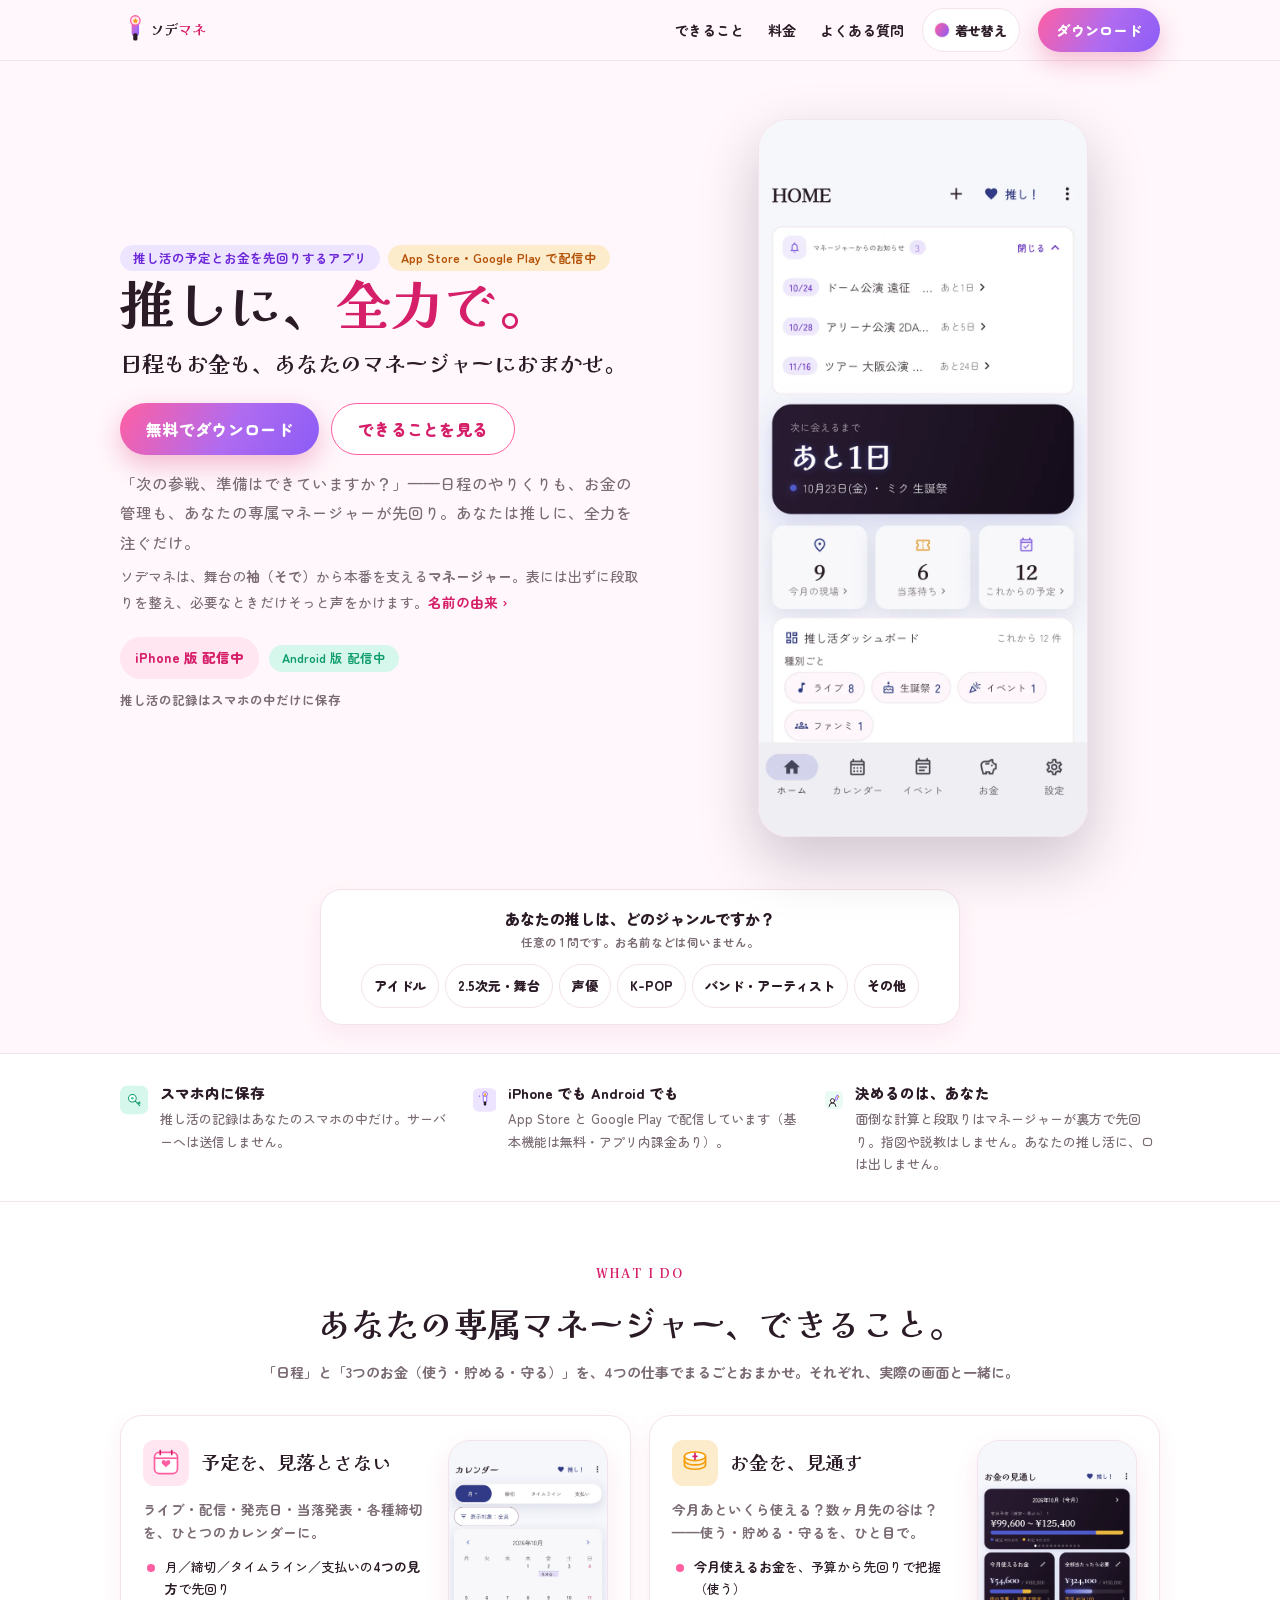
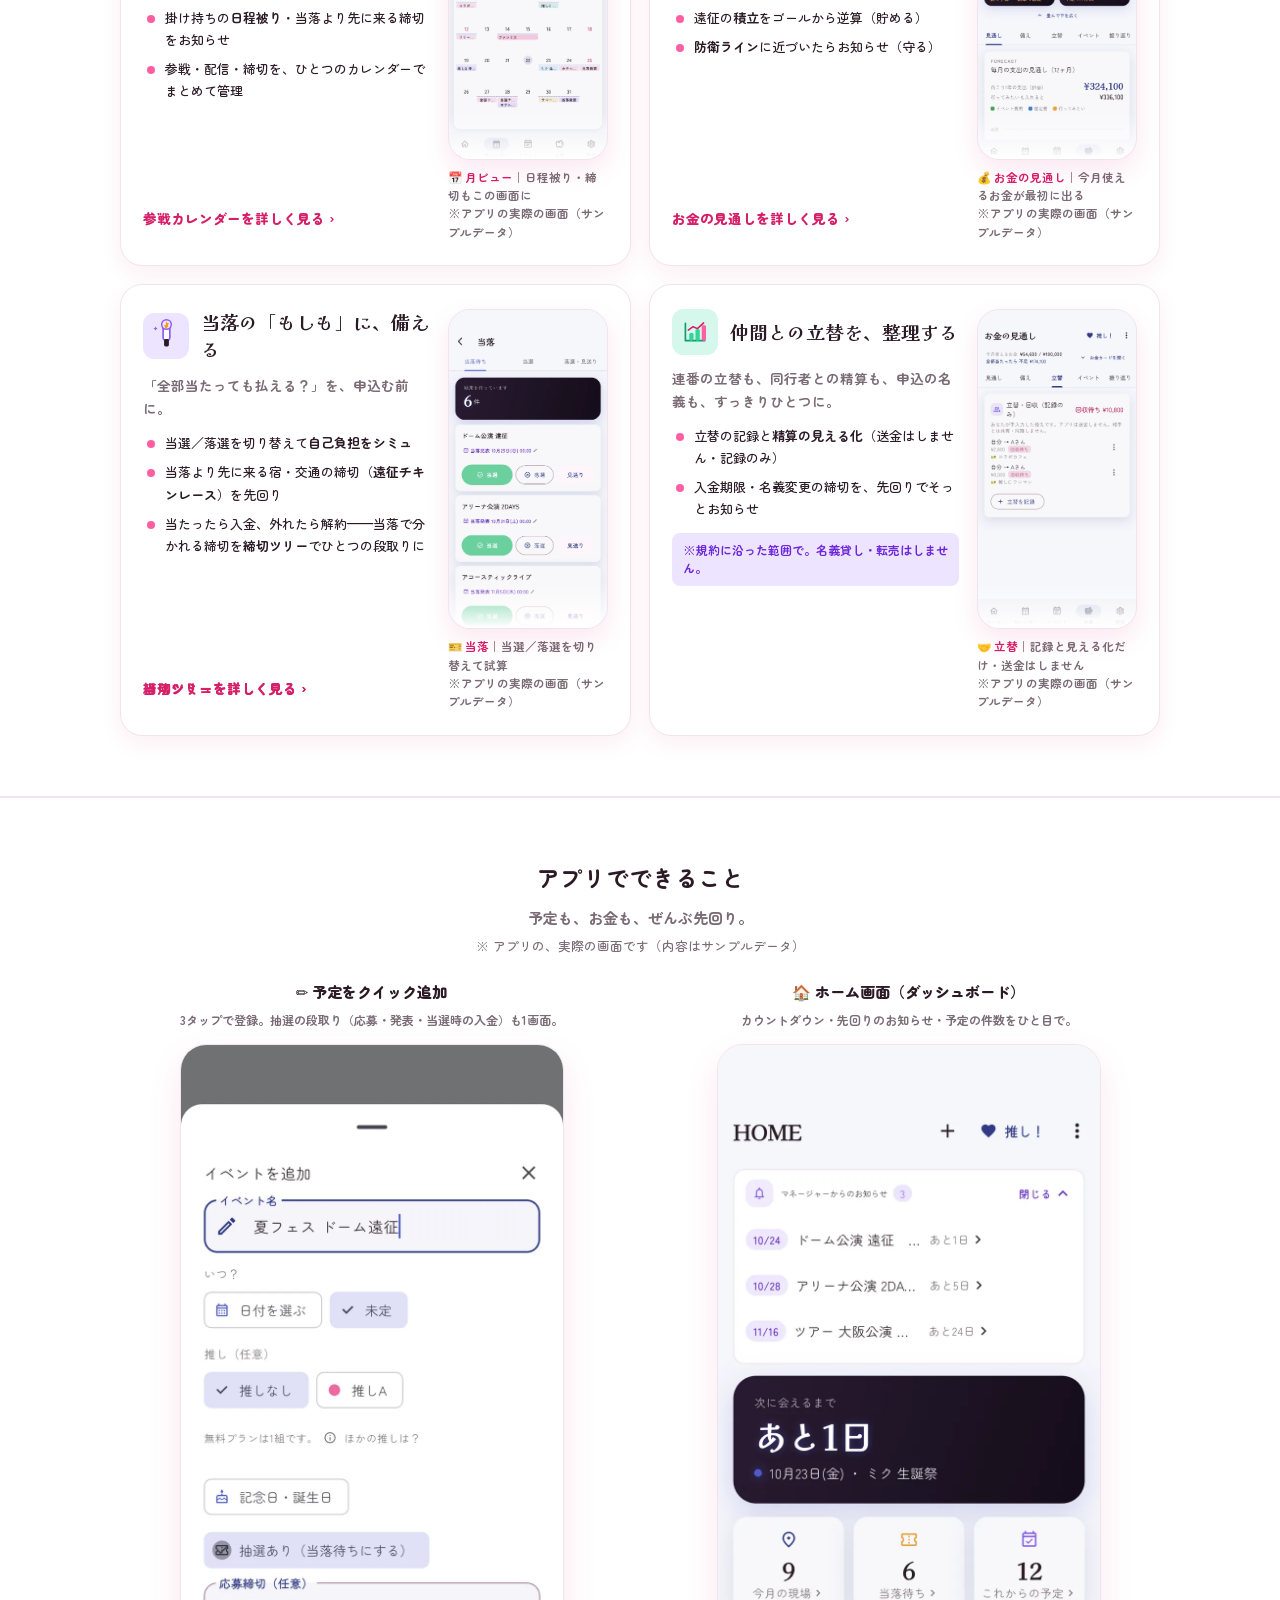
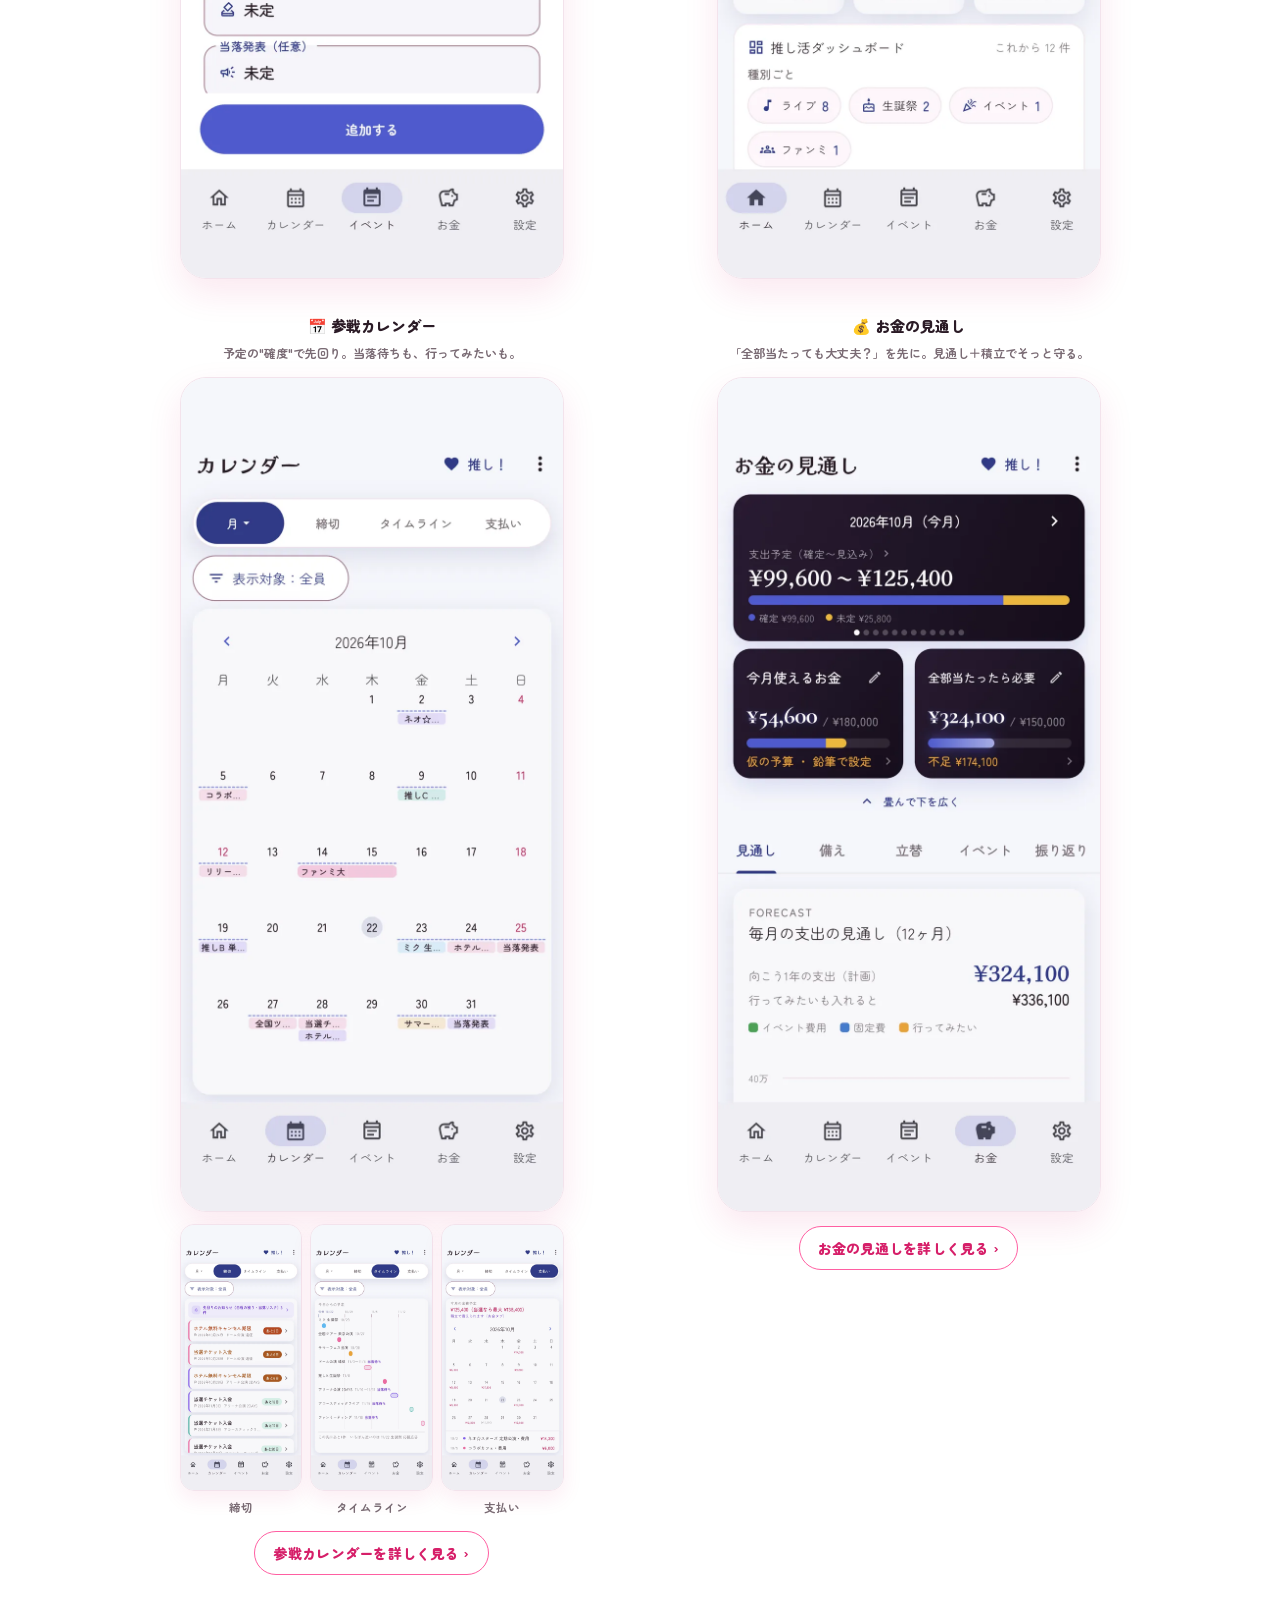
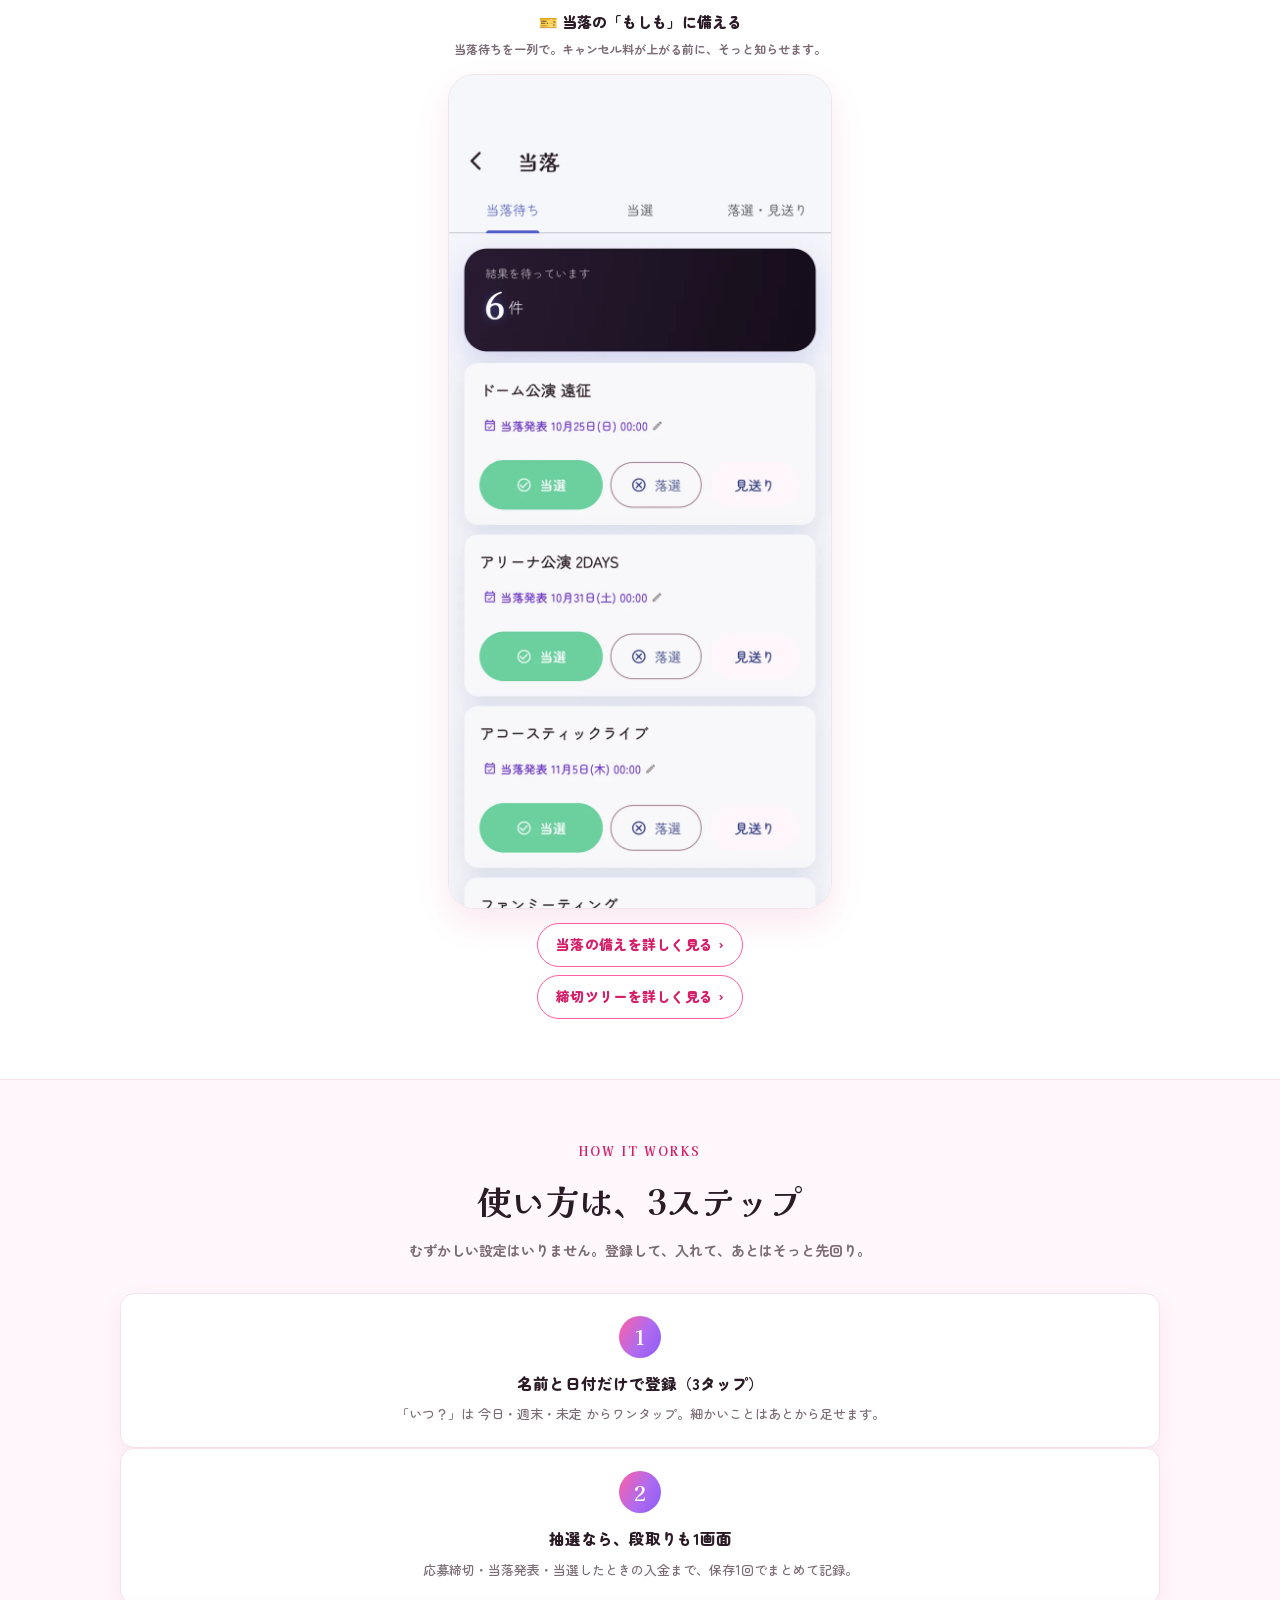
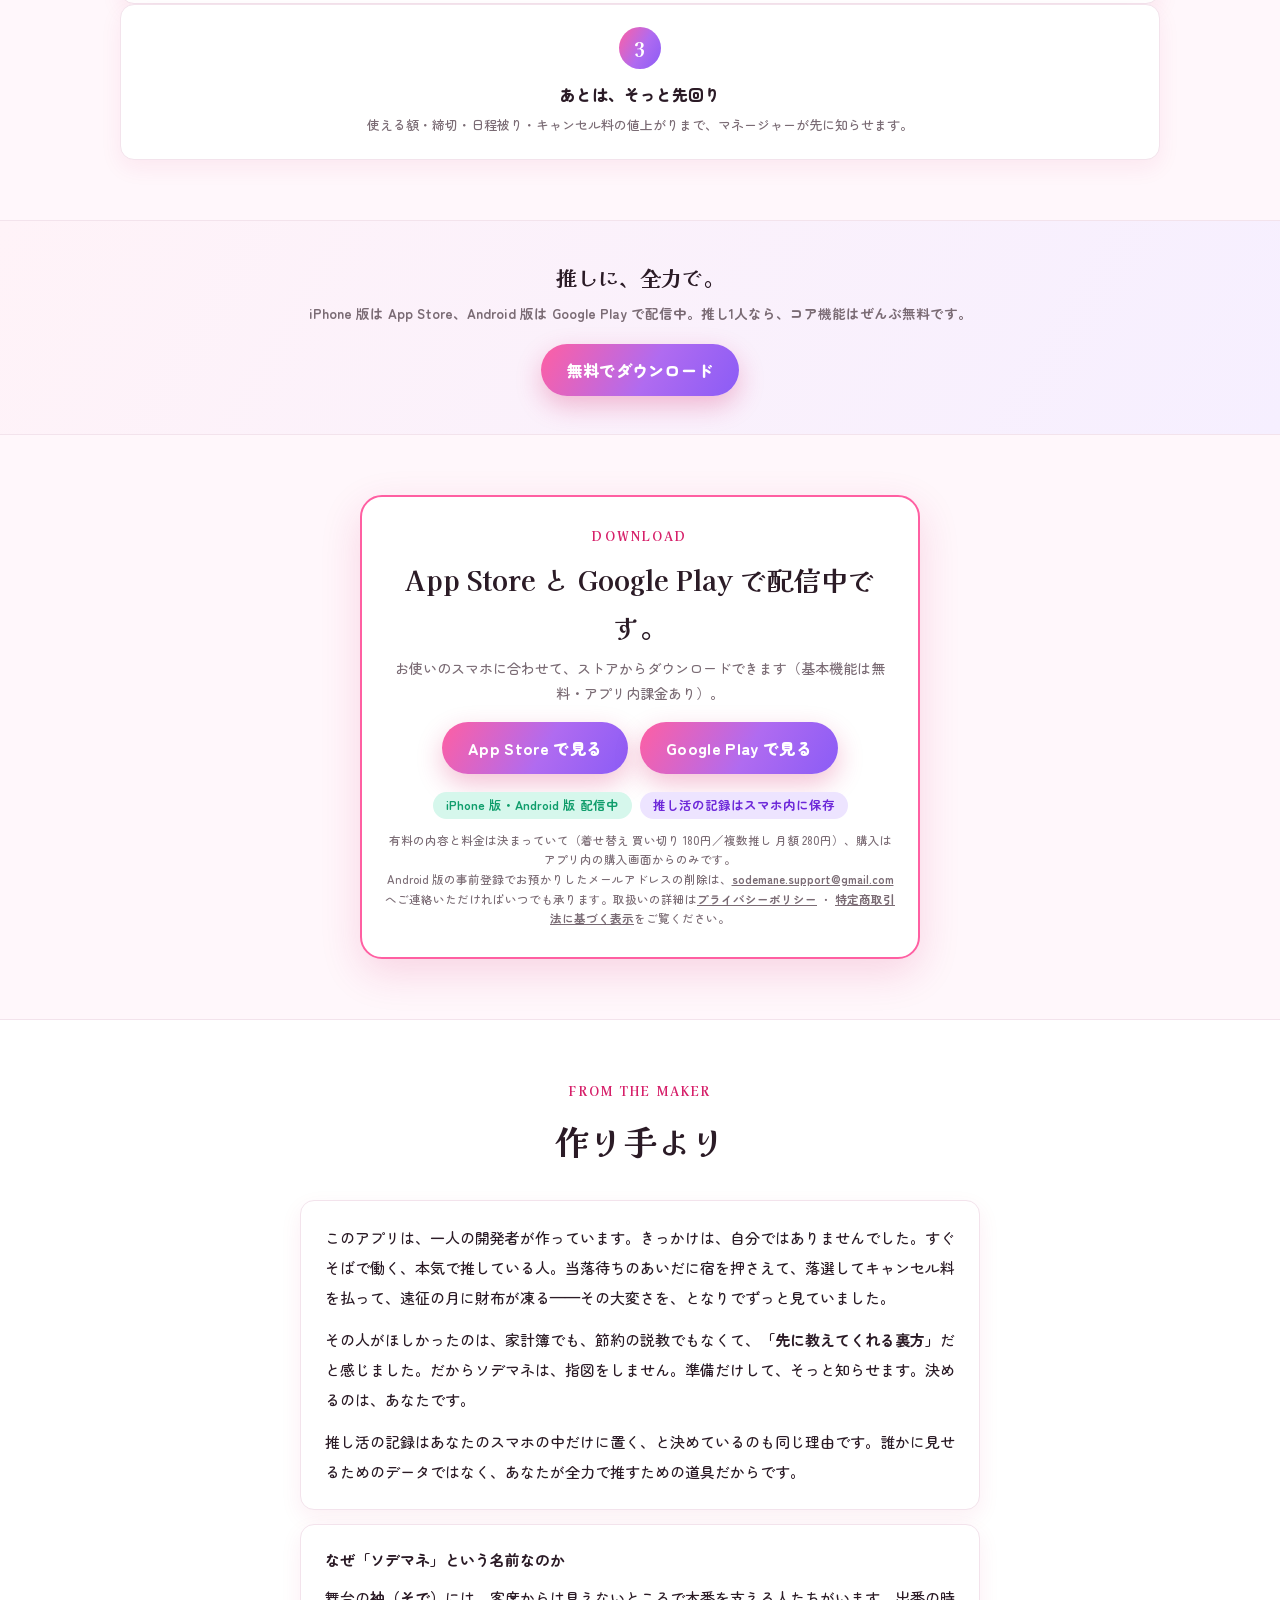
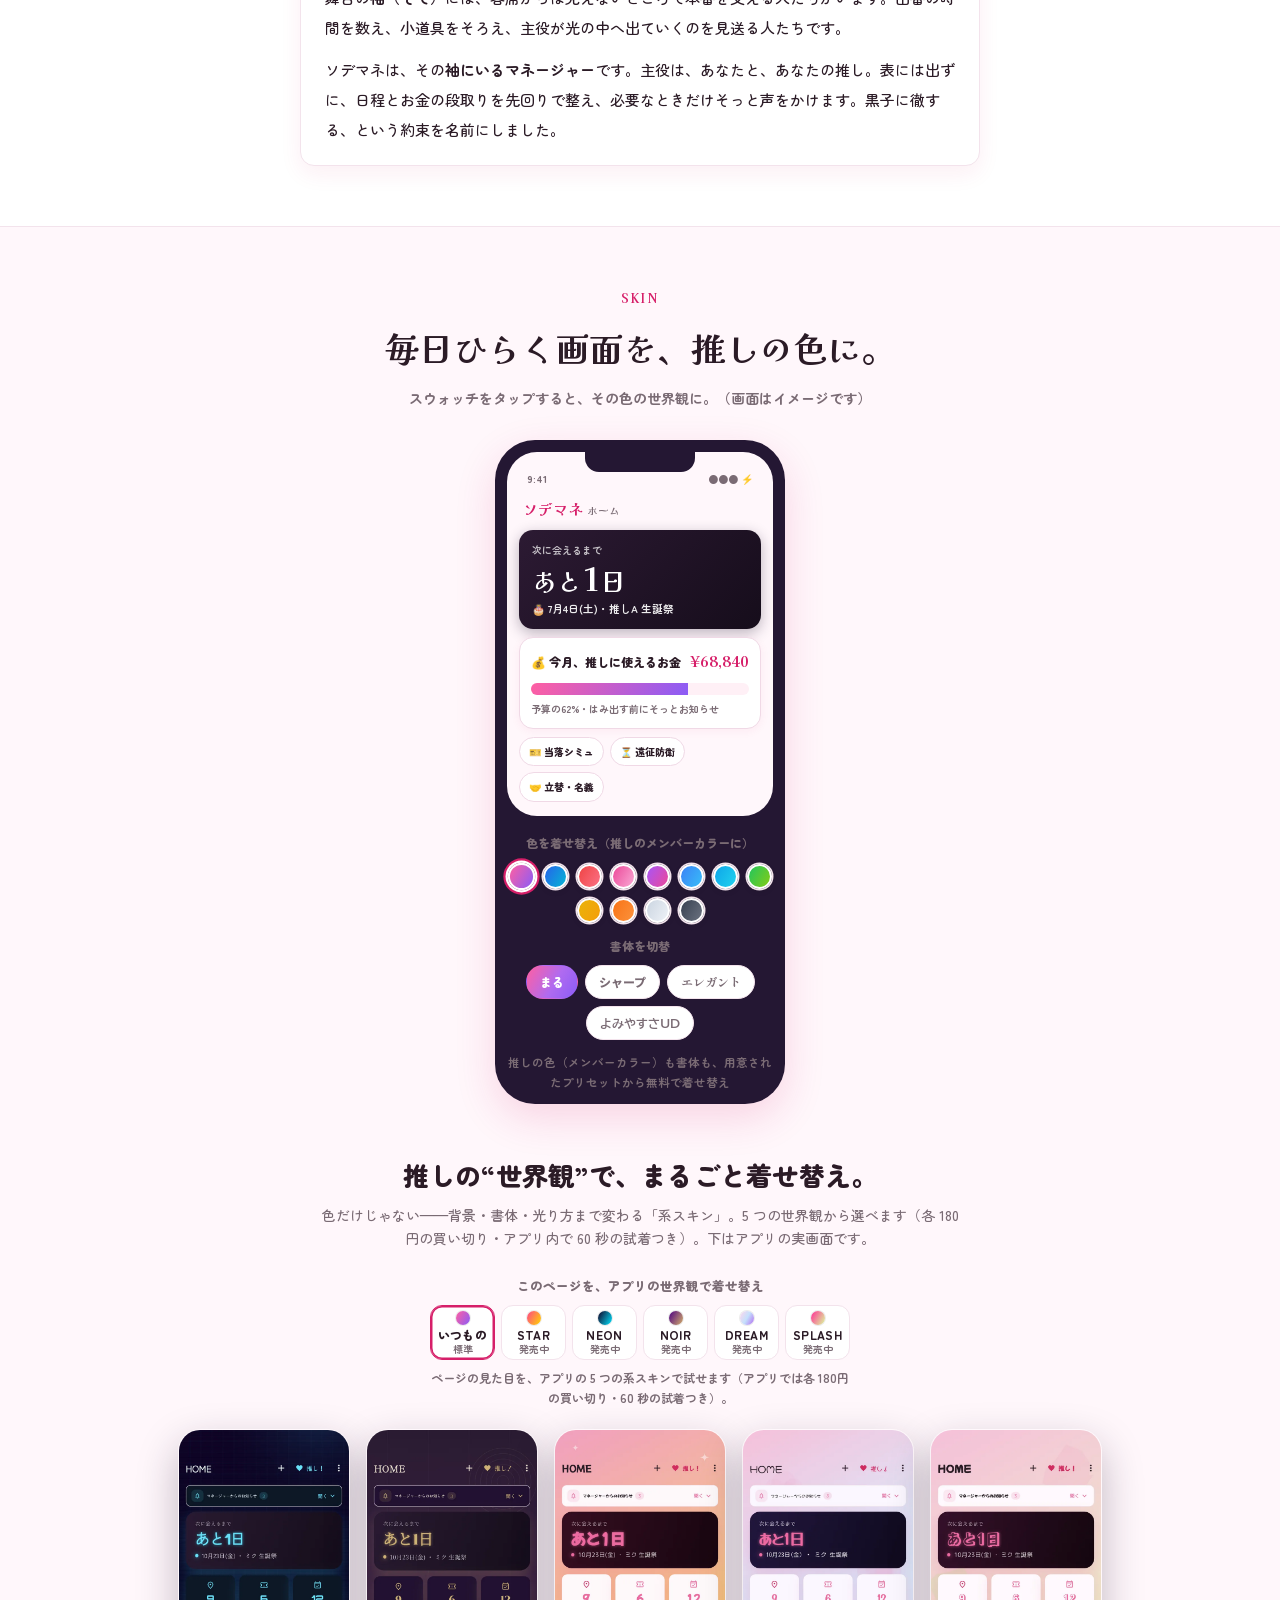
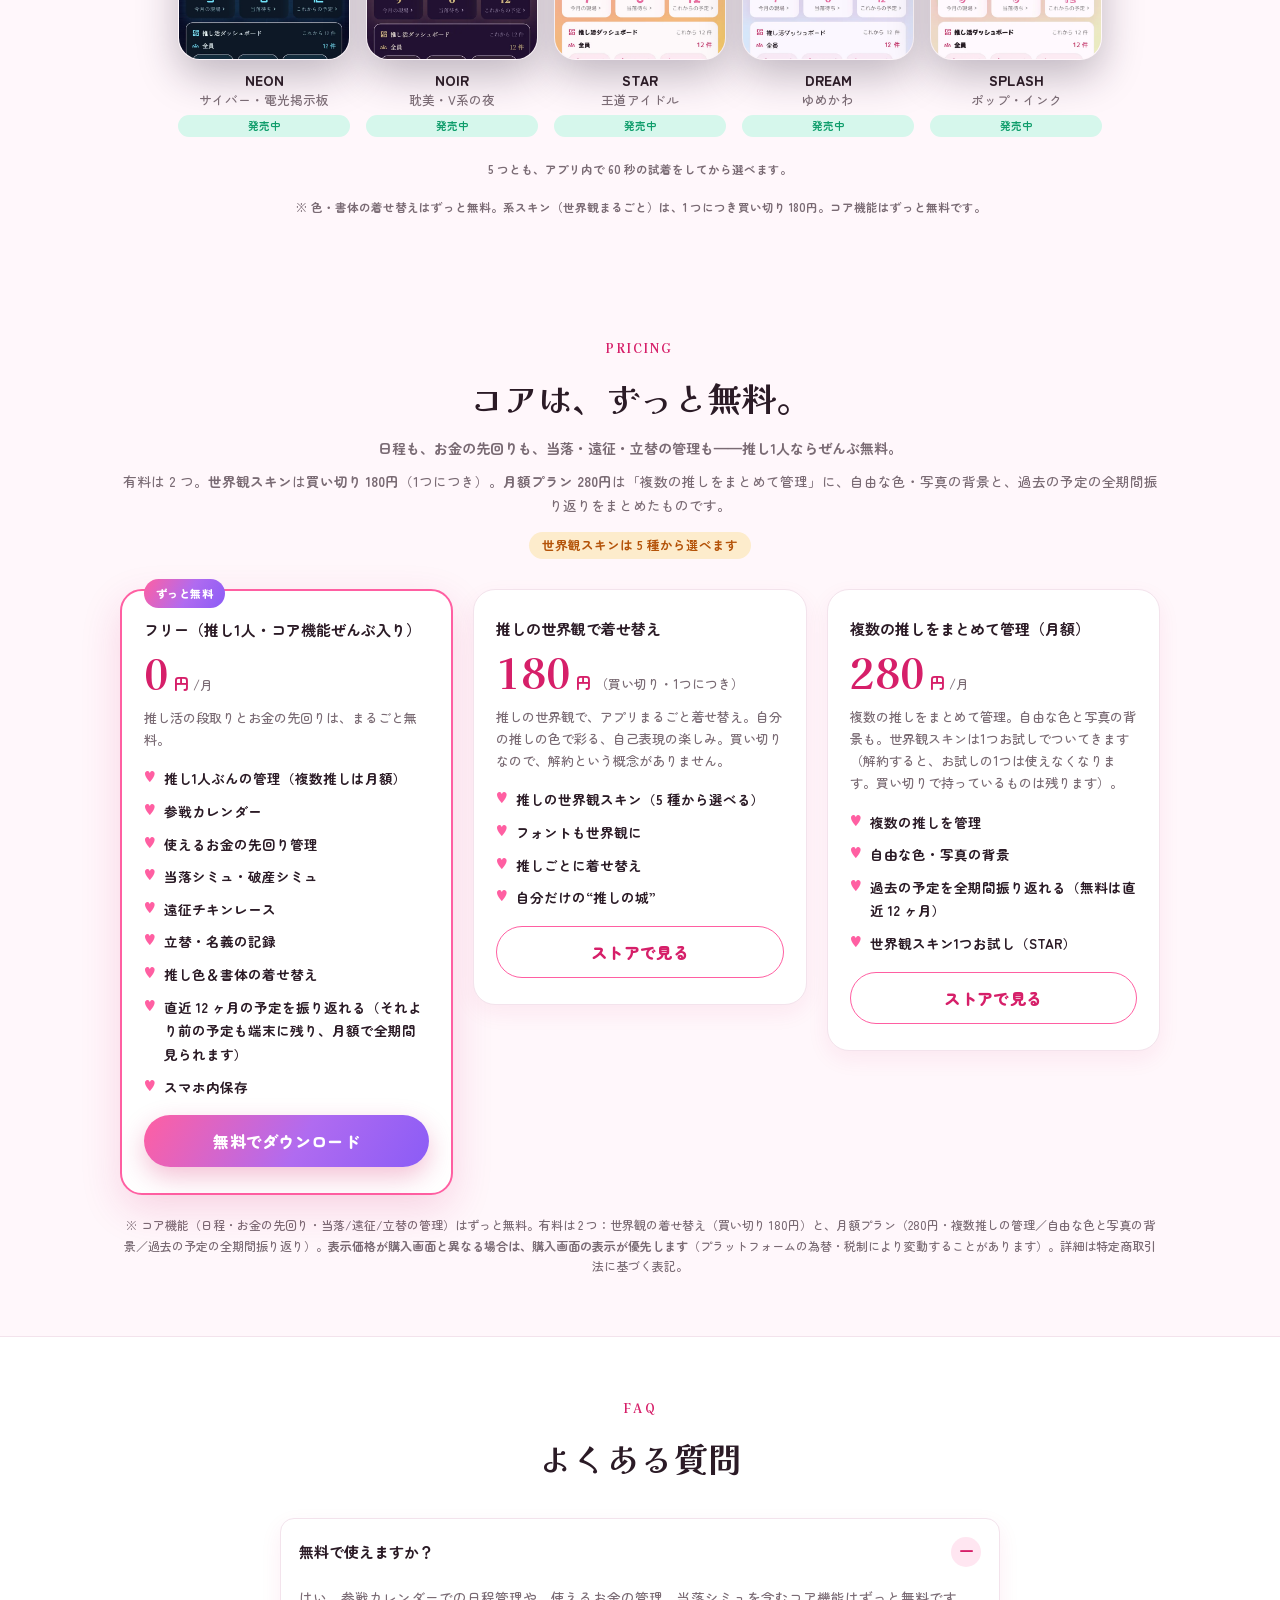
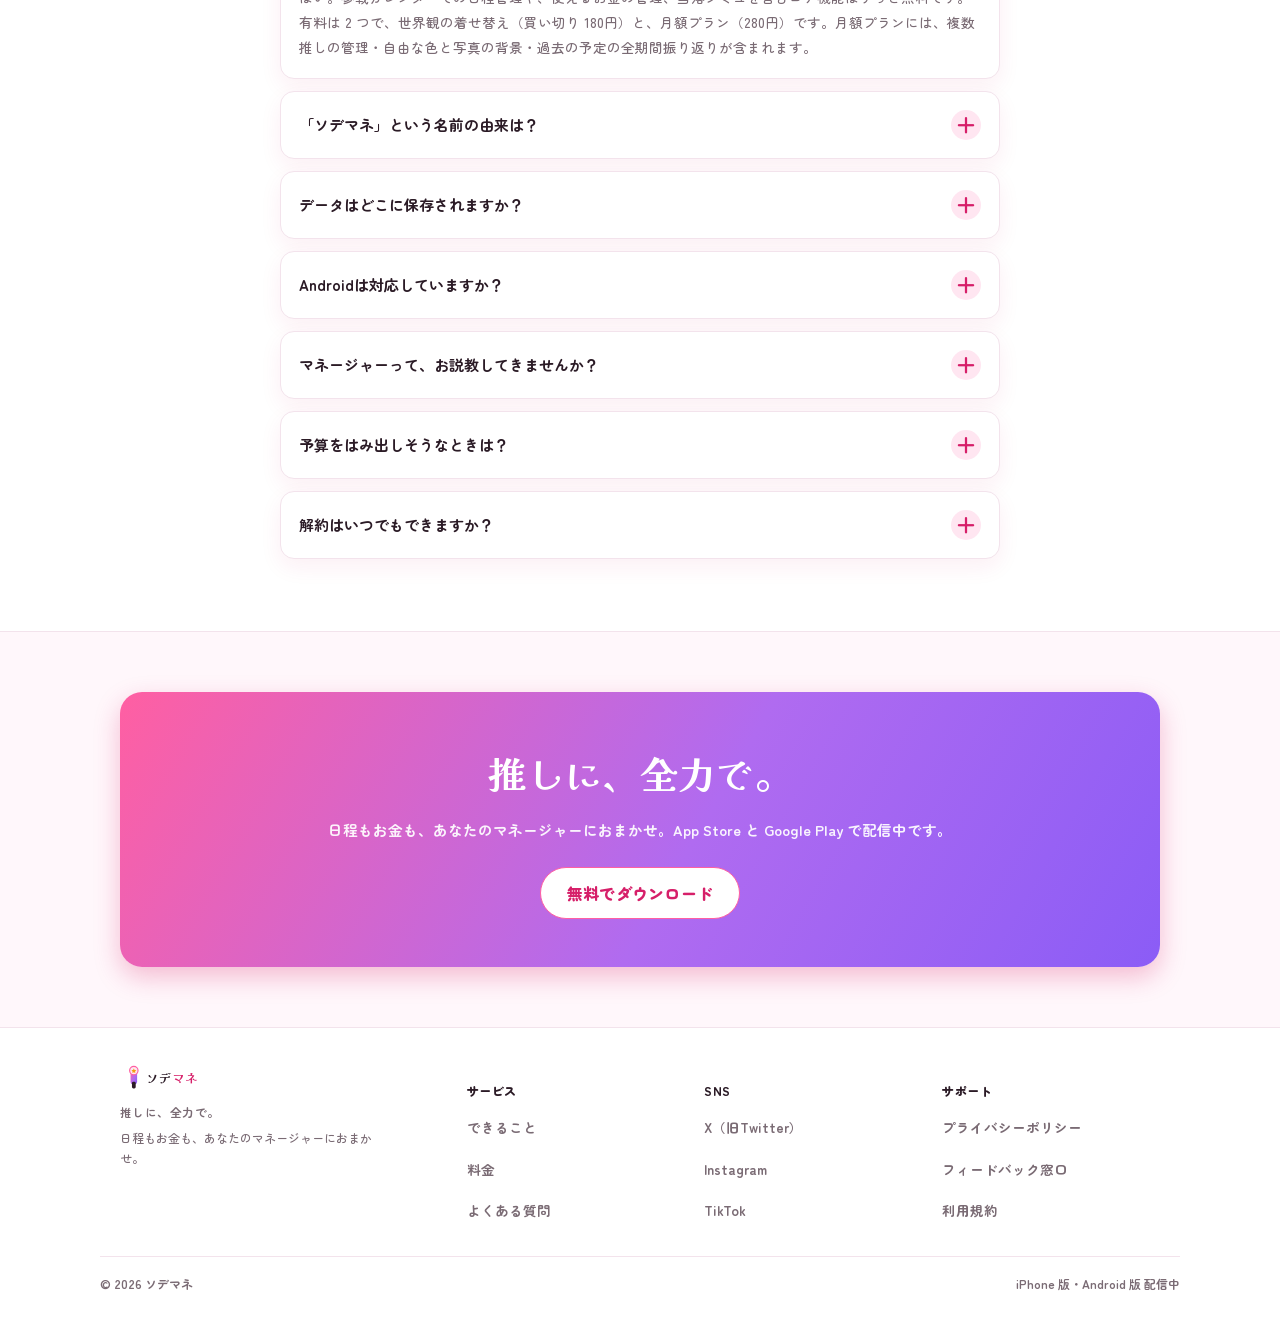
<file: index.html>
<!DOCTYPE html>
<html lang="ja">
<head>
<meta charset="utf-8">
<meta name="viewport" content="width=device-width, initial-scale=1, viewport-fit=cover">
<title>ソデマネ — 推しに、全力で。</title>
<meta name="description" content="推し活の予定とお金を先回りするアプリ「ソデマネ」。当落発表・入金締切・遠征の費用を、ひとつのカレンダーで見える化。推しの記録はスマホの中だけ。iPhone 版は App Store、Android 版は Google Play で配信中（基本機能は無料）。">
<!-- Google Search Console の所有権確認（2026-10-23）。消すと確認が外れるので残す -->
<meta name="google-site-verification" content="cp2OvZv0TBCrvYeINsoag0G2E6sKG5X-5xx8Ko_BjZ8" />

<!-- favicon / apple-touch-icon（確定アイコンから生成） -->
<link rel="icon" href="assets/favicon.ico" sizes="any">
<link rel="icon" type="image/png" sizes="32x32" href="assets/favicon-32.png">
<link rel="icon" type="image/png" sizes="16x16" href="assets/favicon-16.png">
<link rel="apple-touch-icon" sizes="180x180" href="assets/apple-touch-icon-180.png">
<meta name="theme-color" content="#ff5fa2">
<!-- 系スキン（ページ全体の世界観）を描画前に決める（2026-10-31）。
     優先順位: URL の ?kei=（star/neon/noir/dream/splash/default）＞ 端末に保存した選択 ＞ 既定。不正値は無視。
     書体はその系が選ばれたときだけ Google Fonts を足す（初期表示を重くしない）。保存の読み書きは失敗しても描画に影響させない。 -->
<script>
(function(){
  var KEIS=["star","neon","noir","dream","splash"], KEY="sodemane_lp_kei";
  var FONTS={
    neon:"family=Zen+Kaku+Gothic+New:wght@500;700;900&family=Orbitron:wght@700",
    noir:"family=Shippori+Mincho+B1:wght@500;700;800&family=Noto+Serif+JP:wght@500;700;900&family=Cinzel:wght@700",
    star:"family=RocknRoll+One&family=M+PLUS+Rounded+1c:wght@500;700;800;900&family=Poppins:wght@700",
    dream:"family=Hachi+Maru+Pop&family=Kosugi+Maru&family=Quicksand:wght@700",
    splash:"family=Mochiy+Pop+One&family=M+PLUS+Rounded+1c:wght@500;700;800;900"
  };
  // 各系の 2 つ目の書体（アプリの fontChoices と同じ・skin_packs.dart）。選ばれたときだけ読み込む
  var ALT_FONTS={
    neon:"family=DotGothic16",
    noir:"family=Zen+Old+Mincho:wght@500;700;900",
    star:"family=Mochiy+Pop+One",
    dream:"family=Yusei+Magic",
    splash:"family=Reggae+One"
  }, FKEY="sodemane_lp_kei_font";
  var loaded={};
  function altFont(k){
    if(!ALT_FONTS[k]||loaded["alt_"+k]) return; loaded["alt_"+k]=true;
    var l=document.createElement("link"); l.rel="stylesheet";
    l.href="https://fonts.googleapis.com/css2?"+ALT_FONTS[k]+"&display=swap";
    document.head.appendChild(l);
  }
  function font(k){
    if(!FONTS[k]||loaded[k]) return; loaded[k]=true;
    var l=document.createElement("link"); l.rel="stylesheet";
    l.href="https://fonts.googleapis.com/css2?"+FONTS[k]+"&display=swap";
    document.head.appendChild(l);
  }
  var k=null;
  try{
    var q=new URLSearchParams(location.search).get("kei");
    if(q!==null){ q=q.toLowerCase(); if(q==="default") k=""; else if(KEIS.indexOf(q)>=0) k=q; }
  }catch(e){}
  if(k===null){ try{ var v=localStorage.getItem(KEY); if(v&&KEIS.indexOf(v)>=0) k=v; }catch(e){} }
  var alt=false;
  if(k){
    document.documentElement.setAttribute("data-kei",k); font(k); altFont(k);
    try{ alt=localStorage.getItem(FKEY)===k; }catch(e){}
    if(alt) document.documentElement.setAttribute("data-kei-font","alt");
  }
  window.__sodeKei={ list:KEIS, key:KEY, font:font, altFont:altFont, fontKey:FKEY, initial:k||"", initialAlt:alt };
})();
</script>

<!-- OGP / Twitter（SNSシェア用）。og:image は ~/dev/oshikatsu-app の tool/sns/make_sns_images.py og-lp で作る（実画面・LP と同じ字体）。
     局面（ベータ→公開）が変わったら札の文言を変えて作り直し、ファイル名も変える（共有プレビューは URL ごとにキャッシュされる） -->
<meta property="og:type" content="website">
<meta property="og:title" content="ソデマネ — 推しに、全力で。">
<meta property="og:description" content="推し活の予定とお金を先回りするアプリ。当落発表・入金締切・遠征の費用を、ひとつのカレンダーに。iPhone 版を App Store で配信中（基本機能は無料）。。">
<meta property="og:site_name" content="ソデマネ">
<meta property="og:image" content="https://sodemane.github.io/assets/og-image_1200x630_20261029.png">
<meta property="og:image:width" content="1200">
<meta property="og:image:height" content="630">
<meta property="og:image:alt" content="ソデマネ — 推し活の予定とお金を先回りするアプリ。推しに、全力で。App Store で配信中。右はアプリのホーム画面。">
<meta property="og:locale" content="ja_JP">
<!-- 公開URL確定: https://sodemane.github.io/ （Org=sodemane / repo=sodemane.github.io） -->
<meta property="og:url" content="https://sodemane.github.io/">
<!-- noindex は 2026-10-23 に外した（ベータ募集中に名前で検索した人が届くように・オーナー承認）。
     トップと features/ の 4 ページだけ。privacy / terms / tokushoho は noindex のまま（事業者情報を検索に載せない設計を継ぐ） -->
<meta name="twitter:card" content="summary_large_image">
<meta name="twitter:title" content="ソデマネ — 推しに、全力で。">
<meta name="twitter:description" content="推し活の予定とお金を、先回りして見える化。iPhone 版は App Store、Android 版は Google Play で配信中（基本機能は無料）。">
<meta name="twitter:image" content="https://sodemane.github.io/assets/og-image_1200x630_20261029.png">
<meta name="twitter:image:alt" content="ソデマネ — 推し活の予定とお金を先回りするアプリ。右はアプリのホーム画面。">

<!-- 構造化データ（SoftwareApplication）＝Google リッチリザルト対象。アプリLP特有。2026-10-29 App Store 公開（price は基本無料＝0・課金は offers.description） -->
<script type="application/ld+json">
{
  "@context": "https://schema.org",
  "@type": "MobileApplication",
  "name": "ソデマネ",
  "alternateName": "ソデマネ｜推し活の予定とお金",
  "applicationCategory": "LifestyleApplication",
  "operatingSystem": "iOS, Android",
  "description": "推し活をするあなたの専属マネージャー。ライブ・配信・当落発表・各種締切と、使う・貯める・守るの3つのお金を先回りで見える化。データは端末内に保存し、送金はしません。iPhone 版は App Store、Android 版は Google Play で配信中。",
  "downloadUrl": ["https://apps.apple.com/jp/app/id6823073327", "https://play.google.com/store/apps/details?id=net.jenterprise.oshikatsu"],
  "installUrl": ["https://apps.apple.com/jp/app/id6823073327", "https://play.google.com/store/apps/details?id=net.jenterprise.oshikatsu"],
  "inLanguage": "ja",
  "url": "https://sodemane.github.io/",
  "image": "https://sodemane.github.io/assets/og-image_1200x630_20261029.png",
  "datePublished": "2026-10-29",
  "offers": {
    "@type": "Offer",
    "price": "0",
    "priceCurrency": "JPY",
    "description": "基本機能は無料（推し1人）。有料は 2 つ：世界観スキンの買い切り（180円）と、月額プラン（280円・複数推しの管理／自由な色と写真の背景／過去の予定の全期間振り返り）。"
  }
}
</script>

<!-- 唯一の外部参照：Google Fonts（ブランド書体）。未取得時はシステムの丸ゴシック/明朝にフォールバックします。 -->
<link rel="preconnect" href="https://fonts.googleapis.com">
<link rel="preconnect" href="https://fonts.gstatic.com" crossorigin>
<link href="https://fonts.googleapis.com/css2?family=Zen+Maru+Gothic:wght@500;700;900&family=Kaisei+Decol:wght@700&family=Noto+Sans+JP:wght@500;700&family=Shippori+Mincho:wght@500;700&family=BIZ+UDPGothic:wght@400;700&display=swap" rel="stylesheet">
<style>
:root{
  --oshi-pink:#ff5fa2; --oshi-pink-deep:#d61f69; --purple:#8b5cf6; --purple-deep:#6d28d9;
  --gold:#f59e0b; --gold-ink:#b45309; --mint:#34d399; --mint-ink:#0f9d6b;
  --cream:#fff7fb; --white:#ffffff; --ink:#2b1b26; --ink-muted:#7a6b74; --line:#f3e3ec;
  --pink-soft:#ffe6f1; --purple-soft:#ede4ff; --gold-soft:#fdeccc; --mint-soft:#d6f7ec;
  --grad-primary:linear-gradient(120deg,#ff5fa2 0%,#b06bf0 55%,#8b5cf6 100%);
  --grad-gauge:linear-gradient(90deg,#34d399 0%,#f59e0b 58%,#ff5fa2 100%);
  --font-body:"Zen Maru Gothic",system-ui,-apple-system,"Hiragino Maru Gothic ProN",sans-serif;
  --font-display:"Kaisei Decol","Zen Maru Gothic",serif;
  --r-sm:8px; --r-md:14px; --r-lg:22px; --r-pill:99px;
  --sh-card:0 8px 22px rgba(214,31,105,.07);
  --sh-cta:0 10px 26px rgba(214,31,105,.28);
  --sh-pop:0 14px 40px rgba(214,31,105,.16);
  --ease:cubic-bezier(.22,.61,.36,1);
}
*{box-sizing:border-box}
html{scroll-behavior:smooth;-webkit-text-size-adjust:100%}
body{margin:0;background:var(--page-bg,var(--cream));color:var(--ink);font-family:var(--font-body);font-weight:500;
  font-size:15px;line-height:1.75;-webkit-font-smoothing:antialiased}
h1,h2,h3,p,ul{margin:0}
ul{list-style:none;padding:0}
a{color:inherit;text-decoration:none}
img,svg{display:block}
.wrap{width:100%;max-width:1080px;margin:0 auto;padding:0 20px}
.kicker{font-family:var(--font-latin,var(--font-display));font-weight:700;text-transform:uppercase;letter-spacing:.18em;
  color:var(--oshi-pink-deep);font-size:12px}
.amt{font-family:var(--font-display);font-weight:700;color:var(--oshi-pink-deep);line-height:1;
  font-feature-settings:"tnum" 1}
.disp{font-family:var(--font-display);font-weight:700;color:var(--ink);line-height:1.18}
section{scroll-margin-top:76px}
/* 画面画像は読み込み前に高さを確保する（遅延読み込みでページが伸びると、ページ内リンクの移動先がずれる）。全て同じ比率で書き出している */
img[src^="assets/screens/skins/"]{aspect-ratio:600/808}
img[src*="/app-"]{aspect-ratio:780/1696}

/* icons via sprite */
.ic{width:56px;height:56px}
.ic-sm{width:40px;height:40px}
.logo{height:34px;width:101px}
.logo-sm{height:30px;width:90px}

/* badges */
.badge{display:inline-flex;align-items:center;gap:5px;font-weight:700;font-size:12.5px;line-height:1;
  padding:7px 13px;border-radius:var(--r-pill)}
.b-pink{background:var(--pink-soft);color:var(--oshi-pink-deep)}
.b-purple{background:var(--purple-soft);color:var(--purple-deep)}
.b-gold{background:var(--gold-soft);color:var(--gold-ink)}
.b-mint{background:var(--mint-soft);color:var(--mint-ink)}

/* buttons — large tap targets */
.btn{display:inline-flex;align-items:center;justify-content:center;gap:8px;cursor:pointer;
  font-family:var(--font-body);font-weight:900;letter-spacing:.02em;border:none;border-radius:var(--r-pill);
  min-height:52px;padding:0 26px;font-size:16px;transition:transform .22s var(--ease),box-shadow .22s var(--ease);
  -webkit-tap-highlight-color:transparent;width:auto}
.btn-primary{background:var(--grad-primary);color:var(--on-accent,#fff);box-shadow:var(--sh-cta)}
.btn-ghost{background:var(--surface,#fff);color:var(--oshi-pink-deep);border:1.5px solid var(--oshi-pink)}
.btn-block{width:100%}
.btn-sm{min-height:44px;padding:0 18px;font-size:14px}
@media(hover:hover){.btn:hover{transform:translateY(-2px)}}
.btn:active{transform:translateY(0)}

.card{background:var(--surface,#fff);border:1px solid var(--line);border-radius:var(--r-md);box-shadow:var(--sh-card);padding:22px}

/* gauge */
.gauge{position:relative;height:16px;border-radius:var(--r-pill);background:var(--grad-gauge);overflow:hidden}
.gauge>span{position:absolute;top:0;right:0;height:100%;width:100%;background:var(--pink-soft);
  transition:width 2.2s var(--ease)}
.gauge-row{display:flex;justify-content:space-between;align-items:baseline;margin-bottom:8px;
  font-weight:700;font-size:13.5px}
.gauge-row .v{font-family:var(--font-display);color:var(--oshi-pink-deep);font-size:15px}

/* topbar */
.topbar{position:sticky;top:0;z-index:30;background:var(--topbar-bg,rgba(255,247,251,.9));backdrop-filter:blur(10px);
  border-bottom:1px solid var(--line)}
.topbar .row{display:flex;align-items:center;justify-content:space-between;min-height:60px}
.topbar nav{display:none}
.topbar .row{position:relative}
.topbar-end{display:flex;align-items:center;gap:8px}
@media(min-width:760px){.topbar-end{gap:18px}}

/* hero */
.hero .grid{display:grid;grid-template-columns:1fr;gap:28px;padding-block:36px 40px}
.hero h1{font-family:var(--font-display);font-weight:700;font-size:40px;line-height:1.16}
.hero h1 .pk{color:var(--oshi-pink-deep);white-space:nowrap} /* 「全力 / で。」と折れない（2026-10-23） */
.hero .sub{font-family:var(--font-display);font-weight:700;font-size:19px;line-height:1.5;margin-top:12px}
.hero .lead{font-size:15.5px;line-height:1.9;color:var(--ink-muted);margin-top:14px}
.hero .ctas{display:flex;flex-direction:column;gap:12px;margin-top:24px}
.hero .proof{display:flex;gap:10px;align-items:center;flex-wrap:wrap;margin-top:22px}
.count-pill{display:inline-flex;align-items:baseline;gap:6px;background:var(--pink-soft);
  color:var(--oshi-pink-deep);font-weight:900;font-size:13.5px;padding:9px 15px;border-radius:var(--r-pill)}
.count-pill .n{font-family:var(--font-display);font-size:18px;font-feature-settings:"tnum" 1}
.hero .note{margin-top:10px;font-size:12.5px;font-weight:700;color:var(--ink-muted)}

/* hero dashboard card */
.dash{position:relative;border-radius:var(--r-lg);background:var(--grad-primary);background-size:200% 200%;
  animation:drift 10s var(--ease) infinite alternate;padding:22px;box-shadow:var(--sh-pop)}
@keyframes drift{from{background-position:0% 50%}to{background-position:100% 50%}}
@media(prefers-reduced-motion:reduce){.dash{animation:none}}
.dash .inner{background:#fff;border-radius:var(--r-md);padding:18px;box-shadow:var(--sh-card)}
.dash .top{display:flex;justify-content:space-between;align-items:center;gap:8px;margin-bottom:4px}
.dash .top b{font-weight:900;font-size:14.5px}
.dash .mgr{font-size:11.5px;font-weight:700;color:var(--ink-muted);margin-bottom:12px}
.dash .big{font-family:var(--font-display);font-weight:700;font-size:38px;color:var(--oshi-pink-deep);
  line-height:1;font-feature-settings:"tnum" 1;margin-bottom:16px}
.dash .tiles{display:flex;gap:10px;margin-top:14px}
.dash .tiles div{flex:1;background:rgba(255,255,255,.92);border-radius:var(--r-md);padding:12px;
  display:grid;place-items:center}
/* hero phone mockup (v6.1) */
/* スマホモック：色＝data-skin（既定さくら）／書体＝data-font（既定まる）でローカル変数を差し替え */
.phone{--p:#ff5fa2;--pd:#d61f69;--ac:#8b5cf6;--pbg:#fff7fb;--pcard:#fff;--pline:#f0d9e6;--pmute:#7a6b74;--psoft:#fff0f6;--pgrad:linear-gradient(120deg,#ff5fa2,#8b5cf6);--pshell:#241733;--psh:rgba(214,31,105,.06);--demo-font:"Zen Maru Gothic",sans-serif;
  position:relative;width:290px;max-width:100%;margin:0 auto;background:var(--pshell);border-radius:40px;padding:12px;box-shadow:var(--sh-pop);transition:background .4s var(--ease)}
.phone:before{content:"";position:absolute;top:12px;left:50%;transform:translateX(-50%);width:110px;height:20px;background:var(--pshell);border-radius:0 0 14px 14px;z-index:3;transition:background .4s var(--ease)}
/* == 推し色プリセット（§5/§6 定番カラー 全色） == */
.phone[data-skin="midnight"]{--p:#2563eb;--pd:#1e40af;--ac:#06b6d4;--pbg:#eef3fc;--pline:#dbe6f7;--pmute:#5b6b85;--psoft:#e3edfe;--pgrad:linear-gradient(120deg,#2563eb,#06b6d4);--pshell:#0b1733;--psh:rgba(37,99,235,.10)}
.phone[data-skin="red"]{--p:#ef4444;--pd:#b91c1c;--ac:#fb7185;--pbg:#fff5f5;--pline:#f6d5d5;--pmute:#8a6b6b;--psoft:#fee2e2;--pgrad:linear-gradient(120deg,#ef4444,#fb7185);--pshell:#2a0e0e;--psh:rgba(185,28,28,.10)}
.phone[data-skin="pink"]{--p:#ec4899;--pd:#be185d;--ac:#f9a8d4;--pbg:#fff5fa;--pline:#f7d6e6;--pmute:#8a6b78;--psoft:#fce7f3;--pgrad:linear-gradient(120deg,#ec4899,#f9a8d4);--pshell:#2a1020;--psh:rgba(190,24,93,.10)}
.phone[data-skin="purple"]{--p:#a855f7;--pd:#7e22ce;--ac:#ec4899;--pbg:#faf5ff;--pline:#e9d5f7;--pmute:#7a6b85;--psoft:#f3e8ff;--pgrad:linear-gradient(120deg,#a855f7,#ec4899);--pshell:#1e1233;--psh:rgba(126,34,206,.10)}
.phone[data-skin="blue"]{--p:#3b82f6;--pd:#1d4ed8;--ac:#38bdf8;--pbg:#eff5ff;--pline:#d4e3fb;--pmute:#5f6f88;--psoft:#dbeafe;--pgrad:linear-gradient(120deg,#3b82f6,#38bdf8);--pshell:#0c1d3a;--psh:rgba(29,78,216,.10)}
.phone[data-skin="sky"]{--p:#0ea5e9;--pd:#0369a1;--ac:#22d3ee;--pbg:#f0f9ff;--pline:#cfe9f7;--pmute:#5b7585;--psoft:#e0f2fe;--pgrad:linear-gradient(120deg,#0ea5e9,#22d3ee);--pshell:#07232e;--psh:rgba(3,105,161,.10)}
.phone[data-skin="green"]{--p:#22c55e;--pd:#15803d;--ac:#84cc16;--pbg:#f1fdf4;--pline:#cdeede;--pmute:#5f7a68;--psoft:#dcfce7;--pgrad:linear-gradient(120deg,#22c55e,#84cc16);--pshell:#0c2a18;--psh:rgba(21,128,61,.10)}
.phone[data-skin="yellow"]{--p:#eab308;--pd:#a16207;--ac:#f59e0b;--pbg:#fffdf2;--pline:#f0e6c2;--pmute:#7a7355;--psoft:#fef9c3;--pgrad:linear-gradient(120deg,#eab308,#f59e0b);--pshell:#2a2208;--psh:rgba(161,98,7,.12)}
.phone[data-skin="orange"]{--p:#f97316;--pd:#c2410c;--ac:#fb923c;--pbg:#fff7ed;--pline:#f6dcc2;--pmute:#87705f;--psoft:#ffedd5;--pgrad:linear-gradient(120deg,#f97316,#fb923c);--pshell:#2a1408;--psh:rgba(194,65,12,.10)}
.phone[data-skin="white"]{--p:#94a3b8;--pd:#475569;--ac:#cbd5e1;--pbg:#fafbfc;--pline:#e5e9ef;--pmute:#6b7280;--psoft:#f1f5f9;--pgrad:linear-gradient(120deg,#94a3b8,#cbd5e1);--pshell:#334155;--psh:rgba(71,85,105,.08)}
.phone[data-skin="mono"]{--p:#374151;--pd:#111827;--ac:#6b7280;--pbg:#f8fafc;--pline:#e2e6eb;--pmute:#6b7280;--psoft:#f1f3f5;--pgrad:linear-gradient(120deg,#374151,#6b7280);--pshell:#111827;--psh:rgba(17,24,39,.12)}
/* == 書体プリセット（本文系を切替・見出しはブランド表示書体を維持） == */
.phone[data-font="sharp"]{--demo-font:"Noto Sans JP",sans-serif}
.phone[data-font="elegant"]{--demo-font:"Shippori Mincho",serif}
.phone[data-font="ud"]{--demo-font:"BIZ UDPGothic","Noto Sans JP",sans-serif}
.phone-screen{background:var(--pbg);border-radius:30px;overflow:hidden;display:flex;flex-direction:column;gap:8px;padding:18px 12px 14px;font-family:var(--demo-font);transition:background .4s var(--ease)}
.ps-status{display:flex;justify-content:space-between;font-size:10px;font-weight:800;color:var(--pmute);padding:0 8px}
.ps-appbar{font-family:var(--font-display);font-weight:700;font-size:15px;color:var(--pd);padding:0 4px}
.ps-appbar span{font-size:10.5px;color:var(--pmute);font-weight:700;font-family:inherit}
.ps-count{background:linear-gradient(135deg,#2c1a33,#160d1b);border-radius:14px;padding:11px 13px;color:#fff;box-shadow:0 4px 14px rgba(31,20,48,.3)}
.ps-count .l{font-size:10px;font-weight:700;opacity:.72}
.ps-count .n{font-family:var(--font-display);font-weight:700;font-size:25px;line-height:1.1;margin:1px 0 4px}
.ps-count .n b{font-size:33px}
.ps-count .e{font-size:10.5px;font-weight:700;opacity:.92}
.ps-mgr{background:var(--pgrad);color:#fff;font-size:11px;font-weight:700;border-radius:12px;padding:8px 11px;line-height:1.55}
.ps-card{background:var(--pcard);border:1px solid var(--pline);border-radius:14px;padding:10px 11px;box-shadow:0 2px 10px var(--psh)}
.ps-h{display:flex;align-items:center;gap:6px;font-size:12px;font-weight:800;color:#2b1b26}
.ps-h b{margin-left:auto;font-family:var(--font-display);color:var(--pd);font-size:15px}
.ps-cal{display:flex;gap:4px;margin-top:9px}
.ps-cal .d{flex:1;text-align:center;font-size:9px;font-weight:800;color:var(--pmute)}
.ps-cal .d span{display:grid;place-items:center;margin-top:3px;height:22px;border-radius:7px;background:var(--psoft);font-size:9px;font-weight:800;color:var(--pd)}
.ps-cal .d.on span{background:var(--pgrad);color:#fff}
.ps-gauge{height:12px;border-radius:8px;background:var(--psoft);overflow:hidden;margin:9px 0 5px}
.ps-gauge span{display:block;height:100%;background:var(--pgrad)}
.ps-sub{font-size:10px;font-weight:700;color:var(--pmute)}
.ps-feats{display:flex;gap:6px;flex-wrap:wrap}
.ps-feats span{font-size:10px;font-weight:800;background:var(--pcard);border:1px solid var(--pline);border-radius:999px;padding:5px 9px;color:#2b1b26}
/* 系スキン（世界観まるごと）実画面ギャラリー */
.kei-head{text-align:center;margin:44px auto 4px;max-width:640px}
.kei-head h3{font-size:clamp(20px,4.4vw,26px);font-weight:900;margin:0 0 6px;letter-spacing:.01em;text-wrap:balance}
.kei-head p{font-size:14px;color:var(--ink-muted);margin:0;line-height:1.7}
.kei-gallery{display:flex;gap:16px;width:100%;min-width:0;overflow-x:auto;padding:18px 4px 8px;scroll-snap-type:x mandatory;justify-content:flex-start;-webkit-overflow-scrolling:touch}
@media(min-width:900px){.kei-gallery{justify-content:center;flex-wrap:wrap;overflow:visible}}
.kei-gallery figure{flex:0 0 auto;width:172px;margin:0;scroll-snap-align:center;text-align:center}
.kei-gallery img{width:100%;border-radius:22px;border:1px solid rgba(255,255,255,.14);box-shadow:0 16px 40px rgba(31,20,48,.28);display:block}
.kei-gallery figcaption{margin-top:10px;font-size:12.5px;color:var(--ink-muted);line-height:1.5}
.kei-gallery figcaption b{display:block;font-size:14px;color:var(--ink);font-weight:900}
.kei-badge{display:block;margin-top:5px;padding:2px 9px;border-radius:var(--r-pill);font-size:10.5px;font-weight:700;line-height:1.7}
.kei-badge.soon{background:var(--gold-soft);color:var(--gold-ink)}
.kei-badge.live{background:var(--mint-soft);color:var(--mint-ink)}
/* 着せ替えスウォッチ（色） */
.skins{display:flex;gap:9px;align-items:center;justify-content:center;margin-top:16px;flex-wrap:wrap;max-width:330px;margin-left:auto;margin-right:auto}
.skins .lbl{flex-basis:100%;text-align:center;font-size:12px;font-weight:800;color:var(--ink-muted);margin-bottom:2px}
.skins button{width:25px;height:25px;border-radius:50%;border:2px solid #fff;box-shadow:0 0 0 1.5px var(--line),0 2px 6px rgba(0,0,0,.12);cursor:pointer;padding:0;transition:transform .18s var(--ease)}
.skins button:hover{transform:scale(1.14)}
.skins button[aria-pressed="true"]{box-shadow:0 0 0 2px #fff,0 0 0 4px var(--oshi-pink-deep);transform:scale(1.1)}
/* 書体トグル */
.fonts{display:flex;gap:7px;align-items:center;justify-content:center;margin-top:12px;flex-wrap:wrap}
.fonts .lbl{flex-basis:100%;text-align:center;font-size:12px;font-weight:800;color:var(--ink-muted);margin-bottom:2px}
.fonts button{border:1px solid var(--line);background:var(--surface,#fff);border-radius:999px;font-weight:800;font-size:12px;padding:6px 13px;color:var(--ink-muted);cursor:pointer;transition:all .18s var(--ease);min-height:34px}
.fonts button:hover{border-color:var(--oshi-pink)}
.fonts button[aria-pressed="true"]{background:var(--grad-primary);color:var(--on-accent,#fff);border-color:transparent}
.sk-note{text-align:center;font-size:11.5px;font-weight:700;color:var(--ink-muted);margin-top:12px}

/* sections shells */
.sec{padding:48px 0}
.sec.white{background:var(--band,#fff);border-top:1px solid var(--line);border-bottom:1px solid var(--line)}
.sec.white.solo{border-bottom:none}
.head{text-align:center;margin-bottom:30px}
.head h2{font-family:var(--font-display);font-weight:700;font-size:30px;margin-top:10px}
.head .tag{font-size:14px;font-weight:700;color:var(--ink-muted);margin-top:8px}

/* 推しジャンルの匿名 1 問（2026-11-08・B1）: LP の訪問者が誰かを個人情報なしで知るため。押したジャンル名だけを lp_survey で送る */
.survey{padding:0 0 28px}
.survey .sv-card{max-width:640px;margin:0 auto;background:var(--surface,#fff);border:1px solid var(--line);border-radius:var(--r-lg);
  box-shadow:var(--sh-card);padding:18px 12px 16px;text-align:center}
.survey .sv-q{font-family:var(--font-body);font-weight:900;font-size:15px;line-height:1.5;color:var(--ink);margin:0}
.survey .sv-fine{font-size:11.5px;font-weight:700;color:var(--ink-muted);margin:2px 0 0}
.survey .sv-row{display:flex;flex-wrap:wrap;justify-content:center;gap:8px 6px;margin-top:12px} /* 375px 幅で 2 行に収まる寸法（3+3） */
.survey .sv-row button{display:inline-flex;align-items:center;justify-content:center;gap:4px;min-height:44px;min-width:44px;max-width:100%;
  padding:0 12px;border-radius:var(--r-pill);border:1.5px solid var(--line);background:var(--surface,#fff);color:var(--ink);
  font-family:var(--font-body);font-size:13px;font-weight:800;line-height:1.3;cursor:pointer;-webkit-tap-highlight-color:transparent;
  transition:border-color .18s var(--ease),background-color .18s var(--ease)}
.survey .sv-row button[aria-pressed="true"]{border-color:var(--oshi-pink-deep);background:var(--pink-soft);color:var(--oshi-pink-deep);
  box-shadow:inset 0 0 0 1px var(--oshi-pink-deep)}
.survey .sv-row button{position:relative}
/* 色だけに頼らず選択を示す印。角に重ねて置く＝押しても幅が変わらず、2 行の並びが崩れない */
.survey .sv-row button[aria-pressed="true"]::after{content:"✓";position:absolute;top:-7px;right:-5px;width:20px;height:20px;border-radius:50%;
  display:flex;align-items:center;justify-content:center;font-size:11px;font-weight:900;line-height:1;
  background:var(--oshi-pink-deep);color:var(--on-accent,#fff);box-shadow:0 0 0 2px var(--surface,#fff)}
.survey .sv-row button:focus-visible{outline:3px solid var(--oshi-pink-deep);outline-offset:2px}
.survey .sv-msg{font-size:13.5px;font-weight:700;color:var(--ink);line-height:1.7;margin:12px 0 0;word-break:auto-phrase} /* 日本語を文節で折る（対応ブラウザのみ・非対応は通常の折返し） */
.survey .sv-msg:empty{display:none}

/* trust */
.trust{display:grid;grid-template-columns:1fr;gap:16px;padding-block:24px}
.trust .item{display:flex;gap:12px;align-items:flex-start}
.trust .item b{font-weight:900;font-size:14.5px}
.trust .item p{font-size:13px;line-height:1.7;color:var(--ink-muted);margin-top:2px}

/* features */
.feat{display:grid;grid-template-columns:1fr;gap:16px}
.feat .ttl{font-weight:900;font-size:17px;margin-top:14px}
.feat p{font-size:14px;line-height:1.85;color:var(--ink-muted);margin-top:8px}
.cite{margin-top:12px;font-size:12px;font-weight:700;color:var(--purple-deep);background:var(--purple-soft);
  border-radius:var(--r-sm);padding:8px 11px;line-height:1.55}
.foot-note{font-size:12px;color:var(--ink-muted);margin-top:18px;line-height:1.7}

/* jobs (ジョブ起点の主要機能) */
.jobs{display:grid;grid-template-columns:1fr;gap:18px}
.job{background:var(--surface,#fff);border:1px solid var(--line);border-radius:var(--r-lg);box-shadow:var(--sh-card);
  padding:24px 22px;display:flex;flex-direction:column}
.job .jh{display:flex;align-items:center;gap:12px}
.job .jh .ic{width:46px;height:46px;flex:0 0 auto}
.job .scn{font-family:var(--font-display);font-weight:700;font-size:19px;color:var(--ink);line-height:1.4}
.job .one{font-size:13.5px;font-weight:700;color:var(--ink-muted);margin:12px 0 4px;line-height:1.7}
.job .blt{list-style:none;padding:0;margin:8px 0 0;display:flex;flex-direction:column;gap:7px}
.job .blt li{position:relative;padding-left:22px;font-size:13px;font-weight:500;color:var(--ink);line-height:1.7}
.job .blt li::before{content:"";position:absolute;left:4px;top:8px;width:8px;height:8px;border-radius:99px;
  background:var(--oshi-pink)}
.job .cite{margin-top:12px}
.job .detail{margin-top:auto;padding-top:16px}
.detail-link{display:inline-flex;align-items:center;gap:6px;font-weight:900;font-size:13.5px;color:var(--oshi-pink-deep);
  text-decoration:none;min-height:44px}
.detail-link:hover{text-decoration:underline}
/* 実画面つきカード（2026-10-13）: 文字だけだった4枚に、該当画面の実スクショを添える。
   スマホ=見出し→一言→実画面→箇条書きの順（画面を先に見せる）。PC=右に実画面を固定。
   .win は画面の「見せたい部分」だけを窓で切る（object-position は --focus で各カードが指定） */
.job .job-shot{margin:14px 0 6px;display:flex;flex-direction:column;gap:8px}
.job .job-shot .win{--focus:top;position:relative;aspect-ratio:1/1;border-radius:18px;overflow:hidden;
  border:1px solid var(--line);box-shadow:0 10px 26px rgba(214,31,105,.10);background:#f7f6fb}
.job .job-shot .win img{width:100%;height:100%;object-fit:cover;object-position:var(--focus);display:block}
.job .job-shot .win::after{content:"";position:absolute;left:0;right:0;bottom:0;height:46px;
  background:linear-gradient(to bottom,transparent,var(--surface,#fff))}
.job .job-shot figcaption{font-size:11.5px;font-weight:700;color:var(--ink-muted);line-height:1.6}
.job .job-shot figcaption b{color:var(--oshi-pink-deep)}
@media(min-width:760px){
  .jobs{grid-template-columns:1fr 1fr}
  .job{display:grid;grid-template-columns:1fr 160px;column-gap:18px;
    grid-template-areas:"jh shot" "one shot" "blt shot" "cite shot" "detail shot";grid-template-rows:auto auto auto auto 1fr}
  .job .jh{grid-area:jh}
  .job .one{grid-area:one}
  .job .blt{grid-area:blt}
  .job .cite{grid-area:cite}
  .job .detail{grid-area:detail;align-self:end}
  .job .job-shot{grid-area:shot;margin:0}
  .job .job-shot .win{aspect-ratio:auto;height:320px;border-radius:22px}
}
}

/* 使い方 3ステップ */
.flow{display:grid;grid-template-columns:1fr;gap:16px;margin-top:8px}
.flowstep{background:var(--surface,#fff);border:1px solid var(--line);border-radius:var(--r-md);box-shadow:var(--sh-card);
  padding:22px 18px;text-align:center}
.flowstep .n{display:inline-grid;place-items:center;width:42px;height:42px;border-radius:99px;
  background:var(--grad-primary);color:var(--on-accent,#fff);font-family:var(--font-display);font-weight:700;font-size:20px;margin-bottom:12px}
.flowstep b{display:block;font-weight:900;font-size:15.5px;color:var(--ink);margin-bottom:6px}
.flowstep p{font-size:13px;line-height:1.75;color:var(--ink-muted);margin:0;font-weight:500}
@media(min-width:760px){.flow{grid-template-columns:repeat(3,1fr);gap:18px}}

/* 中間CTA band */
.midcta{background:var(--midcta-bg,linear-gradient(120deg,#fff3f8,#f6efff));border-top:1px solid var(--line);
  border-bottom:1px solid var(--line);text-align:center;padding:38px 0}
.midcta b{display:block;font-family:var(--font-display);font-weight:700;font-size:21px;color:var(--ink);margin-bottom:6px}
.midcta p{color:var(--ink-muted);font-weight:700;font-size:13.5px;margin:0 0 18px}

/* register */
.register{background:var(--cream)}
.reg-card{max-width:560px;margin:0 auto;background:var(--surface,#fff);border:2px solid var(--oshi-pink);
  border-radius:var(--r-lg);box-shadow:var(--sh-pop);padding:28px 22px;text-align:center}
.reg-card h2{font-family:var(--font-display);font-weight:700;font-size:27px;margin:10px 0 6px}
.reg-card .lead{font-size:14px;color:var(--ink-muted);line-height:1.8;margin-bottom:16px}
.reg-count{display:inline-flex;align-items:baseline;gap:6px;margin-bottom:18px;color:var(--oshi-pink-deep);
  font-weight:900;font-size:14px}
.reg-count .n{font-family:var(--font-display);font-size:22px;font-feature-settings:"tnum" 1}
.field{display:flex;align-items:center;gap:6px;background:var(--surface,#fff);border:1.5px solid var(--line);
  border-radius:var(--r-md);padding:4px 14px;min-height:52px;transition:border-color .2s,box-shadow .2s}
.field:focus-within{border-color:var(--oshi-pink);box-shadow:0 0 0 4px rgba(255,95,162,.12)}
.field input{flex:1;border:none;outline:none;background:transparent;font-family:var(--font-body);
  font-weight:500;font-size:16px;color:var(--ink);min-height:44px}
.reg-form{display:flex;flex-direction:column;gap:12px}
.reg-ok{background:var(--mint-soft);border-radius:var(--r-md);padding:20px 18px}
.reg-ok b{font-family:var(--font-display);font-weight:700;font-size:20px;color:var(--mint-ink)}
.reg-ok p{font-size:13.5px;color:var(--ink);margin-top:6px;line-height:1.8}
.reg-badges{display:flex;gap:8px;justify-content:center;flex-wrap:wrap;margin-top:18px}
.reg-fine{font-size:11.5px;color:var(--ink-muted);margin-top:12px;line-height:1.7}
.reg-fine a{color:var(--purple-d);font-weight:700;text-decoration:underline}
.err{color:var(--oshi-pink-deep);font-size:12.5px;font-weight:700;min-height:1em;text-align:left}
.hidden{display:none!important}

/* pricing */
.price-grid{display:grid;grid-template-columns:1fr;gap:18px}
.plan{position:relative;background:var(--surface,#fff);border:1px solid var(--line);border-radius:var(--r-lg);
  box-shadow:var(--sh-card);padding:26px 22px}
.plan.featured{border:2px solid var(--oshi-pink);box-shadow:var(--sh-pop)}
.plan .ribbon{position:absolute;top:-12px;left:22px;background:var(--grad-primary);color:var(--on-accent,#fff);font-weight:900;
  font-size:11px;padding:5px 12px;border-radius:var(--r-pill);letter-spacing:.04em}
.plan .label{font-weight:700;font-size:15px;margin-bottom:8px}
.plan .pricerow{display:flex;align-items:baseline;gap:4px}
.plan .pricerow .num{font-family:var(--font-display);font-weight:700;font-size:42px;color:var(--oshi-pink-deep);
  line-height:1;font-feature-settings:"tnum" 1}
.plan .pricerow .yen{font-weight:700;font-size:16px;color:var(--oshi-pink-deep)}
.plan .pricerow .per{font-size:13px;color:var(--ink-muted);font-weight:500}
.plan .note{font-size:13px;color:var(--ink-muted);margin-top:10px;line-height:1.7}
.plan ul{display:flex;flex-direction:column;gap:9px;font-size:13.5px;font-weight:700;margin:16px 0 0}
.plan ul li{display:flex;gap:8px;align-items:flex-start}
.plan ul li:before{content:"♥";color:var(--oshi-pink);font-size:12px;line-height:1.5}
.plan .btn{margin-top:16px}
.price-fine{text-align:center;font-size:12px;color:var(--ink-muted);margin-top:20px;line-height:1.7}

/* faq */
.faq{max-width:720px;margin:0 auto}
.qa{background:var(--surface,#fff);border:1px solid var(--line);border-radius:var(--r-md);box-shadow:var(--sh-card);
  overflow:hidden;margin-bottom:12px}
.qa button{width:100%;display:flex;align-items:center;justify-content:space-between;gap:12px;
  padding:18px;min-height:60px;background:transparent;border:none;cursor:pointer;text-align:left;
  font-family:var(--font-body);font-weight:700;font-size:15px;color:var(--ink);-webkit-tap-highlight-color:transparent}
.qa .pm{flex:0 0 auto;width:30px;height:30px;border-radius:99px;background:var(--pink-soft);
  color:var(--oshi-pink-deep);display:grid;place-items:center;font-weight:900;font-size:20px;line-height:1;
  transition:transform .22s var(--ease)}
.qa.open .pm{transform:rotate(180deg)}
.qa .ans{max-height:0;overflow:hidden;transition:max-height .3s var(--ease)}
.qa .ans p{padding:0 18px 18px;color:var(--ink-muted);font-size:13.5px;line-height:1.85}

/* cta band */
.ctaband{border-radius:var(--r-lg);background:var(--grad-band,var(--grad-primary));padding:40px 24px;text-align:center;
  box-shadow:var(--sh-cta);overflow:hidden}
.ctaband h2{font-family:var(--font-display);font-weight:700;font-size:32px;color:var(--on-band,#fff)}
.ctaband p{color:var(--on-band,rgba(255,255,255,.92));font-weight:700;font-size:14.5px;margin:12px 0 24px;line-height:1.7}

/* footer */
footer{background:var(--band,#fff);border-top:1px solid var(--line)}
.foot{display:grid;grid-template-columns:1fr 1fr;gap:26px 20px;padding-block:36px 24px}
.foot .brand{grid-column:1/-1}
.foot .brand .nick{font-size:11.5px;font-weight:700;color:var(--ink-muted);letter-spacing:.04em;margin-top:8px}
.foot .brand .tl{font-size:12px;color:var(--ink-muted);line-height:1.7;margin-top:6px;max-width:260px}
.foot .col h4{font-weight:900;font-size:12px;letter-spacing:.04em;margin-bottom:6px}
.foot .col a{display:block;color:var(--ink-muted);font-weight:700;font-size:13.5px;padding:9px 0;min-height:40px}
.foot-bar{border-top:1px solid var(--line);display:flex;justify-content:space-between;flex-wrap:wrap;gap:8px;
  padding:16px 0 24px;font-size:12px;color:var(--ink-muted);font-weight:700}
.foot-bar span{white-space:nowrap}

/* sticky bottom cta (mobile) */
.stickycta{position:fixed;left:0;right:0;bottom:0;z-index:40;transform:translateY(130%);
  transition:transform .4s var(--ease);padding-bottom:env(safe-area-inset-bottom)}
.stickycta.show{transform:translateY(0)}
.stickycta .in{background:var(--sticky-bg,rgba(255,255,255,.95));backdrop-filter:blur(10px);border-top:1px solid var(--line);
  padding:10px 16px;display:flex;align-items:center;justify-content:space-between;gap:12px}
.stickycta .in b{font-weight:900;font-size:13px}
.stickycta .in small{display:block;color:var(--ink-muted);font-weight:700;font-size:11px;margin-top:2px}

/* ——— desktop enhancements ——— */
@media(min-width:880px){
  .topbar nav{display:flex;gap:24px}
  .topbar nav a{font-weight:700;font-size:14px;padding:8px 0}
  .hero .grid{grid-template-columns:1.05fr .95fr;gap:40px;padding-block:58px 52px;align-items:center}
  .hero h1{font-size:54px}
  .hero .sub{font-size:22px}
  .hero .ctas{flex-direction:row}
  .hero .ctas .btn{width:auto}
  .trust{grid-template-columns:repeat(3,1fr);gap:18px;padding-block:26px}
  .feat{grid-template-columns:repeat(3,1fr);gap:18px}
  .price-grid{grid-template-columns:repeat(3,1fr);gap:20px;align-items:start}
  .head h2{font-size:34px}
  .ctaband{padding:48px 40px}
  .ctaband h2{font-size:38px}
  .foot{grid-template-columns:1.5fr 1fr 1fr 1fr}
  .foot .brand{grid-column:auto}
  .stickycta{display:none}
  .sec{padding:60px 0}
}
@media(min-width:560px){ .reg-form{flex-direction:row} .reg-form .field{flex:1} .reg-form .btn{flex:0 0 auto} }

/* ============ 系スキン（ページ全体の世界観）2026-10-31 ============
   <html data-kei="neon|noir|star|dream|splash"> で :root の色・書体トークンを上書きする。
   値はアプリの lib/presentation/theme/skin_packs.dart（背景・カード・ink/muted・アクセント・装飾グラデ）に合わせた。
   ボタン地・バッジ地はアプリの値から AA（本文 4.5:1）を満たす側へ寄せた派生色（比の確認は報告書）。
   書体は系が選ばれたときだけ <head> の小さなスクリプトが Google Fonts を足す＝読み込み前は既存書体で表示。 */
html[data-kei="neon"]{color-scheme:dark;--theme:#0A0524;
  --cream:#0A0524;--page-bg:linear-gradient(180deg,#120025 0%,#0A0524 45%,#04121E 100%);
  --surface:#0A1828;--band:#0A1424;--line:#0A5A66;
  --ink:#EAFFFD;--ink-muted:#8FD6E0;--oshi-pink:#00E5FF;--oshi-pink-deep:#00E5FF;
  --purple:#B388FF;--purple-deep:#C9B6FF;--purple-soft:#1E1450;--pink-soft:#06323C;
  --gold-soft:#2E2608;--gold-ink:#FFD54F;--mint-soft:#063A2E;--mint-ink:#5EF2C2;
  --grad-primary:linear-gradient(120deg,#00E5FF 0%,#00B8D4 100%);--on-accent:#04121E;
  --grad-band:linear-gradient(120deg,#120025 0%,#1A0A4E 100%);--on-band:#EAFFFD;
  --midcta-bg:linear-gradient(120deg,#0A1828,#1A0A4E);
  --topbar-bg:rgba(10,5,36,.88);--sticky-bg:rgba(10,24,40,.95);
  --logo-ink:#EAFFFD;--logo-accent:#00E5FF;
  --sh-card:0 8px 22px rgba(0,0,0,.35);--sh-cta:0 0 0 1px #0A5A66,0 10px 30px rgba(0,229,255,.22);--sh-pop:0 14px 40px rgba(0,229,255,.14);
  --font-display:"Zen Kaku Gothic New","Zen Maru Gothic",system-ui,sans-serif;
  --font-body:"Zen Kaku Gothic New","Zen Maru Gothic",system-ui,-apple-system,sans-serif;
  --font-latin:"Orbitron","Zen Kaku Gothic New","Zen Maru Gothic",sans-serif}
html[data-kei="noir"]{color-scheme:dark;--theme:#1F0B33;
  --cream:#1F0B33;--page-bg:linear-gradient(180deg,#1A0A2E 0%,#2A0D3E 50%,#14071E 100%);
  --surface:#241033;--band:#1C0C2C;--line:#5A2E6E;
  --ink:#EDE2CE;--ink-muted:#C6A9D4;--oshi-pink:#D4AF6A;--oshi-pink-deep:#D4AF6A;
  --purple:#9B6BC2;--purple-deep:#D9C2EA;--purple-soft:#351A4A;--pink-soft:#3A2410;
  --gold-soft:#3A2A10;--gold-ink:#E8C987;--mint-soft:#10302A;--mint-ink:#8FE3C4;
  --grad-primary:linear-gradient(120deg,#8E0E2E 0%,#6B0A23 100%);--on-accent:#F5ECDB;
  --grad-band:linear-gradient(120deg,#1A0A2E 0%,#4B0082 100%);--on-band:#EDE2CE;
  --midcta-bg:linear-gradient(120deg,#241033,#3A0F3F);
  --topbar-bg:rgba(26,10,46,.9);--sticky-bg:rgba(36,16,51,.95);
  --logo-ink:#EDE2CE;--logo-accent:#D4AF6A;
  --sh-card:0 8px 22px rgba(0,0,0,.35);--sh-cta:0 0 0 1px #D4AF6A,0 10px 28px rgba(142,14,46,.35);--sh-pop:0 14px 40px rgba(0,0,0,.4);
  --font-display:"Shippori Mincho B1","Shippori Mincho",serif;
  --font-body:"Noto Serif JP","Shippori Mincho",serif;
  --font-latin:"Cinzel","Shippori Mincho B1","Shippori Mincho",serif}
html[data-kei="star"]{--theme:#FFF0F6;
  --cream:#FFF0F6;--page-bg:#FFF0F6;
  --surface:#FFF7FA;--band:#FFFAFC;--line:#F6D3E2;
  --ink:#2B1B26;--ink-muted:#6E5F68;--oshi-pink:#FF4488;--oshi-pink-deep:#C2185B;
  --purple:#F5A623;--purple-deep:#7A4F00;--purple-soft:#FFF1C9;--pink-soft:#FFE0EC;
  --gold-soft:#FFF1C9;--gold-ink:#8A5A00;--mint-soft:#D6F7EC;--mint-ink:#0B7A55;
  --grad-primary:linear-gradient(120deg,#C2185B 0%,#D81B60 100%);--on-accent:#FFFFFF;
  --grad-band:linear-gradient(120deg,#FF6B9D 0%,#FFD700 100%);--on-band:#2B1B26;
  --midcta-bg:linear-gradient(120deg,#FFE0EC,#FFF4C9);
  --topbar-bg:rgba(255,240,246,.9);--sticky-bg:rgba(255,247,250,.95);
  --logo-ink:#2B1B26;--logo-accent:#C2185B;
  --font-display:"RocknRoll One","Zen Maru Gothic",sans-serif;
  --font-body:"M PLUS Rounded 1c","Zen Maru Gothic",system-ui,-apple-system,sans-serif;
  --font-latin:"Poppins","RocknRoll One","Zen Maru Gothic",sans-serif}
html[data-kei="dream"]{--theme:#FDF4FF;
  --cream:#FDF4FF;--page-bg:#FDF4FF;
  --surface:#FBF6FF;--band:#FEFAFF;--line:#EBDDF7;
  --ink:#2B1B26;--ink-muted:#6E5F68;--oshi-pink:#B06BF0;--oshi-pink-deep:#6A1B9A;
  --purple:#7FB2F0;--purple-deep:#2D5A8E;--purple-soft:#E2EFFD;--pink-soft:#F3E5FF;
  --gold-soft:#FFF0D6;--gold-ink:#8A5300;--mint-soft:#DDF7EE;--mint-ink:#0B7A55;
  --grad-primary:linear-gradient(120deg,#6A1B9A 0%,#9C4DCC 100%);--on-accent:#FFFFFF;
  --grad-band:linear-gradient(120deg,#FFD6EC 0%,#C5E0FC 55%,#F2E2FF 100%);--on-band:#2B1B26;
  --midcta-bg:linear-gradient(120deg,#FFE6F3,#E6F0FE);
  --topbar-bg:rgba(253,244,255,.9);--sticky-bg:rgba(251,246,255,.95);
  --logo-ink:#2B1B26;--logo-accent:#6A1B9A;
  --font-display:"Hachi Maru Pop","Zen Maru Gothic",sans-serif;
  --font-body:"Kosugi Maru","Zen Maru Gothic",system-ui,-apple-system,sans-serif;
  --font-latin:"Quicksand","Kosugi Maru","Zen Maru Gothic",sans-serif}
html[data-kei="splash"]{--theme:#FFF4FA;
  --cream:#FFF4FA;--page-bg:#FFF4FA;
  --surface:#FFF8FC;--band:#FFFFFF;--line:#F9D2E6;
  --ink:#2B1B26;--ink-muted:#6E5F68;--oshi-pink:#FF2D95;--oshi-pink-deep:#B80063;
  --purple:#9BE22D;--purple-deep:#3F6B00;--purple-soft:#EEFFD0;--pink-soft:#FFE0F0;
  --gold-soft:#FFF1C9;--gold-ink:#8A5A00;--mint-soft:#E5FFC2;--mint-ink:#3F6B00;
  --grad-primary:linear-gradient(120deg,#B80063 0%,#D6007A 100%);--on-accent:#FFFFFF;
  --grad-band:linear-gradient(120deg,#FFD6EC 0%,#DBFF9E 100%);--on-band:#2B1B26;
  --midcta-bg:linear-gradient(120deg,#FFE0F0,#EEFFD0);
  --topbar-bg:rgba(255,244,250,.9);--sticky-bg:rgba(255,248,252,.95);
  --logo-ink:#2B1B26;--logo-accent:#B80063;
  --font-display:"Mochiy Pop One","Zen Maru Gothic",sans-serif;
  --font-body:"M PLUS Rounded 1c","Zen Maru Gothic",system-ui,-apple-system,sans-serif;
  --font-latin:"Mochiy Pop One","Zen Maru Gothic",sans-serif} /* アプリのラテン見出しは Rampart One（縁取り書体）だが、LP では 12px の小見出し・ボタン名に当たり読めないため使わない */
/* 太さが 400 しか無い見出し書体（star・dream・splash）は、ブラウザの疑似太字で潰れないように合成を止める */
html:is([data-kei="star"],[data-kei="dream"],[data-kei="splash"]) :is(h1,h2,h3,.disp,.amt,.hero .sub,.job .scn,.midcta b,.reg-card h2,.reg-ok b,.ctaband h2,.plan .pricerow .num,.flowstep .n,.count-pill .n,.reg-count .n){font-synthesis:none}
html[data-kei] .field input::placeholder{color:var(--ink-muted)}
html[data-kei] .hero .shot{border-color:var(--line)}
/* 切替は控えめに（色だけ 0.3 秒）。動きを減らす設定では切り替えるだけ */
@media (prefers-reduced-motion:no-preference){
  html.kei-ready body,html.kei-ready .card,html.kei-ready .job,html.kei-ready .plan,html.kei-ready .qa,html.kei-ready .flowstep,
  html.kei-ready .sec.white,html.kei-ready footer,html.kei-ready .topbar,html.kei-ready .reg-card{
    transition:background-color .3s var(--ease),color .3s var(--ease),border-color .3s var(--ease)}
}

/* 世界観の切替ボタン（ヒーローと系スキン節の 2 か所。2 か所目は JS が複製） */
.kei-pick{display:flex;flex-direction:column;align-items:center;gap:8px;width:100%;max-width:420px;margin:0 auto}
.kei-pick[hidden]{display:none}
.kei-pick .kp-lbl{font-size:12.5px;font-weight:800;color:var(--ink-muted);text-align:center}
.kei-pick .kp-row{display:grid;grid-template-columns:repeat(3,minmax(0,1fr));gap:6px;width:100%}
@media(min-width:420px){.kei-pick .kp-row{grid-template-columns:repeat(6,minmax(0,1fr))}}
.kei-pick button{display:flex;flex-direction:column;align-items:center;justify-content:center;gap:1px;min-height:52px;min-width:0;
  padding:5px 4px;border-radius:12px;border:1.5px solid var(--line);background:var(--surface,#fff);color:var(--ink);
  font-family:var(--font-body);cursor:pointer;line-height:1.15;-webkit-tap-highlight-color:transparent}
.kei-pick button i{display:block;width:14px;height:14px;border-radius:50%;background:var(--g);box-shadow:0 0 0 1px rgba(0,0,0,.08);margin-bottom:2px}
.kei-pick button b{font-family:var(--font-latin,var(--font-body));font-size:12px;font-weight:900;letter-spacing:.03em;white-space:nowrap}
.kei-pick button small{font-size:10px;font-weight:700;color:var(--ink-muted);white-space:nowrap}
.kei-pick button[aria-pressed="true"]{border-color:var(--oshi-pink-deep);box-shadow:inset 0 0 0 1.5px var(--oshi-pink-deep)}
.kei-pick button:focus-visible{outline:3px solid var(--oshi-pink-deep);outline-offset:2px}
.kei-pick .kp-note{font-size:12px;font-weight:700;color:var(--ink-muted);text-align:center;line-height:1.6;margin:0}
/* 系ごとの 2 つ目の書体（アプリの書体変種と同じ。本文は読みやすさのため変えず、見出しと金額だけ変わる） */
html[data-kei="neon"]{--font-alt:"DotGothic16","Zen Kaku Gothic New",system-ui,sans-serif}
html[data-kei="noir"]{--font-alt:"Zen Old Mincho","Shippori Mincho",serif}
html[data-kei="star"]{--font-alt:"Mochiy Pop One","Zen Maru Gothic",sans-serif}
html[data-kei="dream"]{--font-alt:"Yusei Magic","Zen Maru Gothic",sans-serif}
html[data-kei="splash"]{--font-alt:"Reggae One","Zen Maru Gothic",sans-serif}
html[data-kei][data-kei-font="alt"]{--font-display:var(--font-alt);font-synthesis-weight:none}
.kei-pick .kp-fonts{display:flex;flex-direction:column;align-items:center;gap:6px;width:100%}
.kei-pick .kp-fonts[hidden]{display:none}
.kei-pick .kp-frow{display:grid;grid-template-columns:repeat(2,minmax(0,1fr));gap:6px;width:100%}
.kei-pick .kp-frow button{min-height:44px}
.kei-pick .kp-frow button b{font-family:var(--font-body);font-size:12.5px;font-weight:700;letter-spacing:0}
.kei-pick .kp-frow button[data-kei-font="alt"] b{font-family:var(--font-alt)}
/* ヘッダーの着せ替え（どこまでスクロールしても押せる） */
.kei-menu[hidden]{display:none}
.kei-toggle{display:inline-flex;align-items:center;gap:6px;min-height:44px;padding:0 12px;border-radius:999px;border:1.5px solid var(--line);
  background:var(--surface,#fff);color:var(--ink);font-family:var(--font-body);font-size:13px;font-weight:800;white-space:nowrap;cursor:pointer;
  -webkit-tap-highlight-color:transparent}
.kei-toggle i{display:block;width:14px;height:14px;border-radius:50%;background:var(--g,linear-gradient(120deg,#ff5fa2,#8b5cf6));box-shadow:0 0 0 1px rgba(0,0,0,.08)}
.kei-toggle[aria-expanded="true"]{border-color:var(--oshi-pink-deep)}
.kei-toggle:focus-visible{outline:3px solid var(--oshi-pink-deep);outline-offset:2px}
@media(max-width:359px){.kei-toggle{padding:0 8px;font-size:12px}.kei-toggle i{display:none}.topbar .btn-sm{padding:0 10px;font-size:13px}}
.field,.field input{min-width:0}
.kei-pop{position:absolute;top:calc(100% + 6px);right:12px;width:min(440px,calc(100vw - 24px));max-height:calc(100dvh - 84px);overflow-y:auto;
  padding:14px;border-radius:18px;border:1px solid var(--line);background:var(--surface,#fff);box-shadow:0 18px 44px rgba(31,20,48,.24)}
.kei-pop[hidden]{display:none}
.hero .shot-wrap{display:flex;flex-direction:column;gap:16px;align-items:center}
.kei-gallery figure.is-on img{outline:3px solid var(--oshi-pink-deep);outline-offset:3px}
#kei,#kei-shots{scroll-margin-top:76px}
</style>
<!-- Google アナリティクス（2026-10-24・LP のアクセス解析。Google シグナル・広告のパーソナライズはオフ。説明は privacy.html 第4条・第6条） -->
<script async src="https://www.googletagmanager.com/gtag/js?id=G-Q0PJHQH75B"></script>
<script>
  window.dataLayer = window.dataLayer || [];
  function gtag(){dataLayer.push(arguments);}
  gtag('js', new Date());
  gtag('config', 'G-Q0PJHQH75B', { allow_google_signals: false, allow_ad_personalization_signals: false });
</script>
</head>
<body>

<!-- ============ SVG SPRITE (inline, no raster) ============ -->
<svg width="0" height="0" style="position:absolute" aria-hidden="true" focusable="false">
  <defs>
    <linearGradient id="lg" x1="0" y1="0" x2="1" y2="1">
      <stop offset="0" stop-color="#ff5fa2"></stop>
      <stop offset=".55" stop-color="#b06bf0"></stop>
      <stop offset="1" stop-color="#8b5cf6"></stop>
    </linearGradient>
  </defs>
  <symbol id="logo" viewBox="0 0 191 64">
    <g transform="translate(8 8)">
      <rect x="14" y="6" width="14" height="30" rx="7" fill="url(#lg)"></rect>
      <rect x="17" y="30" width="8" height="14" rx="3" fill="#2b1b26" style="fill:var(--logo-ink,#2b1b26)"></rect>
      <circle cx="21" cy="6" r="9" fill="#ffe6f1" stroke="#ff5fa2" stroke-width="2.5"></circle>
      <path d="M21 1.5l1.6 3.3 3.6.5-2.6 2.5.6 3.6L21 9.7l-3.2 1.7.6-3.6-2.6-2.5 3.6-.5z" fill="#f59e0b"></path>
    </g>
    <text x="56" y="41" font-family="'Kaisei Decol',serif" font-weight="700" font-size="27" fill="#2b1b26" style="fill:var(--logo-ink,#2b1b26)">ソデ</text>
    <text x="110" y="41" font-family="'Kaisei Decol',serif" font-weight="700" font-size="27" fill="#d61f69" style="fill:var(--logo-accent,#d61f69)">マネ</text>
  </symbol>
  <symbol id="ic-calendar" viewBox="0 0 96 96">
    <rect width="96" height="96" rx="24" fill="#ffe6f1"></rect>
    <rect x="24" y="26" width="48" height="44" rx="10" fill="#fff" stroke="#ff5fa2" stroke-width="3.5"></rect>
    <path d="M24 38h48" stroke="#ff5fa2" stroke-width="3.5"></path>
    <path d="M36 22v8M60 22v8" stroke="#d61f69" stroke-width="3.5" stroke-linecap="round"></path>
    <path d="M48 58c-1-5-9-6-9-12a4.5 4.5 0 019 .5 4.5 4.5 0 019-.5c0 6-8 7-9 12z" fill="#ff5fa2"></path>
  </symbol>
  <symbol id="ic-penlight" viewBox="0 0 96 96">
    <rect width="96" height="96" rx="24" fill="#ede4ff"></rect>
    <rect x="42" y="24" width="14" height="34" rx="7" fill="#fff" stroke="#8b5cf6" stroke-width="3.5"></rect>
    <rect x="44" y="54" width="10" height="16" rx="3" fill="#2b1b26"></rect>
    <circle cx="49" cy="24" r="10" fill="#ede4ff" stroke="#8b5cf6" stroke-width="3"></circle>
    <path d="M49 17l1.8 3.7 4.1.6-3 2.9.7 4.1L49 31.4l-3.6 1.9.7-4.1-3-2.9 4.1-.6z" fill="#f59e0b"></path>
    <path d="M26 28l1.4 3 3 1.4-3 1.4L26 37l-1.4-3-3-1.4 3-1.4z" fill="#8b5cf6"></path>
  </symbol>
  <symbol id="ic-coin" viewBox="0 0 96 96">
    <rect width="96" height="96" rx="24" fill="#fdeccc"></rect>
    <ellipse cx="48" cy="34" rx="22" ry="9" fill="#fff" stroke="#f59e0b" stroke-width="3.5"></ellipse>
    <path d="M26 34v18c0 5 10 9 22 9s22-4 22-9V34" fill="none" stroke="#f59e0b" stroke-width="3.5"></path>
    <path d="M26 43c0 5 10 9 22 9s22-4 22-9" fill="none" stroke="#f59e0b" stroke-width="3.5"></path>
    <path d="M48 28v12M44 34h8" stroke="#d61f69" stroke-width="3.5" stroke-linecap="round"></path>
  </symbol>
  <symbol id="ic-graph" viewBox="0 0 96 96">
    <rect width="96" height="96" rx="24" fill="#d6f7ec"></rect>
    <path d="M28 66V30M28 66h40" stroke="#0f9d6b" stroke-width="3.5" stroke-linecap="round"></path>
    <rect x="36" y="50" width="9" height="16" rx="3" fill="#34d399"></rect>
    <rect x="49" y="42" width="9" height="24" rx="3" fill="#34d399"></rect>
    <rect x="62" y="34" width="9" height="32" rx="3" fill="#ff5fa2"></rect>
    <path d="M34 44l10-7 9 4 13-12" fill="none" stroke="#d61f69" stroke-width="3.2" stroke-linecap="round" stroke-linejoin="round"></path>
  </symbol>
  <symbol id="ic-hourglass" viewBox="0 0 96 96">
    <rect width="96" height="96" rx="24" fill="#fdeccc"></rect>
    <path d="M34 26h28M34 70h28" stroke="#d61f69" stroke-width="3.5" stroke-linecap="round"></path>
    <path d="M36 26c0 12 12 16 12 22 0-6 12-10 12-22M36 70c0-12 12-16 12-22 0 6 12 10 12 22" fill="#fff" stroke="#f59e0b" stroke-width="3.5" stroke-linejoin="round"></path>
    <path d="M42 64c0-5 6-8 6-10 0 2 6 5 6 10z" fill="#f59e0b"></path>
    <circle cx="48" cy="40" r="2.5" fill="#ff5fa2"></circle>
  </symbol>
  <symbol id="ic-key" viewBox="0 0 96 96">
    <rect width="96" height="96" rx="24" fill="#d6f7ec"></rect>
    <circle cx="42" cy="42" r="13" fill="#fff" stroke="#0f9d6b" stroke-width="3.5"></circle>
    <circle cx="42" cy="42" r="4.5" fill="#34d399"></circle>
    <path d="M51 51l16 16M60 60l6-6M63 63l5-5" stroke="#0f9d6b" stroke-width="3.5" stroke-linecap="round"></path>
  </symbol>
  <symbol id="ic-heart" viewBox="0 0 96 96">
    <rect width="96" height="96" rx="24" fill="#ffe6f1"></rect>
    <path d="M48 70c-3-13-22-16-22-31a11 11 0 0122-1.5 11 11 0 0122 1.5c0 15-19 18-22 31z" fill="#ff5fa2" stroke="#d61f69" stroke-width="3.5" stroke-linejoin="round"></path>
    <path d="M40 40l2.5 5 5 .7-3.6 3.6.9 5-4.8-2.6" fill="none" stroke="#fff" stroke-width="2.6" stroke-linecap="round" stroke-linejoin="round"></path>
  </symbol>
  <!-- ファン（推し活をする人・ユニセックス人物＋ペンライト＋星） -->
  <symbol id="ic-fan" viewBox="0 0 96 96">
    <rect width="96" height="96" rx="24" fill="#e9fbf3"></rect>
    <!-- 掲げたペンライト -->
    <g transform="rotate(20 62 38)">
      <rect x="57" y="22" width="10" height="28" rx="5" fill="#ede4ff" stroke="#8b5cf6" stroke-width="4" stroke-linecap="round" stroke-linejoin="round"></rect>
    </g>
    <!-- きらめき（ステージの光） -->
    <path d="M72 24l2 4.2 4.2 2-4.2 2L72 36l-2-4.2-4.2-2 4.2-2z" fill="#f59e0b"></path>
    <!-- ファン：頭（中立色） -->
    <circle cx="40" cy="52" r="11" fill="#ffffff" stroke="#2b1b26" stroke-width="5" stroke-linecap="round" stroke-linejoin="round"></circle>
    <!-- ファン：肩 -->
    <path d="M22 82a18 18 0 0 1 36 0" fill="none" stroke="#2b1b26" stroke-width="5" stroke-linecap="round" stroke-linejoin="round"></path>
  </symbol>
</svg>

<!-- ============ TOPBAR ============ -->
<header class="topbar">
  <div class="wrap row">
    <a href="#top" aria-label="ソデマネ"><svg class="logo"><use href="#logo"></use></svg></a>
    <div class="topbar-end">
      <nav>
        <a href="#features">できること</a>
        <a href="#pricing">料金</a>
        <a href="#faq">よくある質問</a>
      </nav>
      <div class="kei-menu" data-kei-menu hidden>
        <button type="button" class="kei-toggle" aria-expanded="false" aria-controls="keiPop"><i></i>着せ替え</button>
      </div>
      <a class="btn btn-primary btn-sm" href="#register">ダウンロード</a>
    </div>
    <div class="kei-pop" id="keiPop" hidden>
      <div class="kei-pick" data-kei-pick role="group" aria-label="このページの見た目を、アプリの系スキン（世界観）で切り替える" hidden>
        <span class="kp-lbl">このページを、アプリの世界観で着せ替え</span>
        <div class="kp-row">
          <button type="button" data-kei="" aria-pressed="true"><i style="--g:linear-gradient(120deg,#ff5fa2,#8b5cf6)"></i><b data-kei-name>いつもの</b><small>標準</small></button>
          <button type="button" data-kei="star" aria-pressed="false"><i style="--g:linear-gradient(120deg,#FF4488,#FFD700)"></i><b data-kei-name>STAR</b><small data-kei-status data-sale-text="発売中">公開中</small></button>
          <button type="button" data-kei="neon" aria-pressed="false"><i style="--g:linear-gradient(120deg,#120025,#00E5FF)"></i><b data-kei-name>NEON</b><small data-kei-status data-sale-text="発売中">近日公開</small></button>
          <button type="button" data-kei="noir" aria-pressed="false"><i style="--g:linear-gradient(120deg,#4B0082,#D4AF6A)"></i><b data-kei-name>NOIR</b><small data-kei-status data-sale-text="発売中">近日公開</small></button>
          <button type="button" data-kei="dream" aria-pressed="false"><i style="--g:linear-gradient(120deg,#FFD6EC,#C5E0FC,#B06BF0)"></i><b data-kei-name>DREAM</b><small data-kei-status data-sale-text="発売中">近日公開</small></button>
          <button type="button" data-kei="splash" aria-pressed="false"><i style="--g:linear-gradient(120deg,#FF2D95,#DBFF9E)"></i><b data-kei-name>SPLASH</b><small data-kei-status data-sale-text="発売中">近日公開</small></button>
        </div>
        <div class="kp-fonts" data-kei-fonts role="group" aria-label="この世界観の書体を切り替える" hidden>
          <span class="kp-lbl">書体</span>
          <div class="kp-frow">
            <button type="button" data-kei-font="" aria-pressed="true"><b></b></button>
            <button type="button" data-kei-font="alt" aria-pressed="false"><b></b></button>
          </div>
        </div>
        <p class="kp-note" aria-live="polite">ページの見た目を、アプリの系スキンで試せます。アプリでいま選べるのは STAR（ほかは近日公開）。</p>
      </div>
    </div>
  </div>
</header>

<main id="top">
  <!-- ============ HERO ============ -->
  <section class="hero">
    <div class="wrap grid">
      <div>
        <div style="display:flex;gap:8px;flex-wrap:wrap">
          <span class="badge b-purple">推し活の予定とお金を先回りするアプリ</span>
          <span class="badge b-gold">App Store・Google Play で配信中</span>
        </div>
        <h1>推しに、<span class="pk">全力で。</span></h1>
        <div class="sub">日程もお金も、あなたのマネージャーにおまかせ。</div>
        <!-- 参加ボタンは説明文より前（2026-10-23）: 後ろだと iPhone SE や Instagram 内のブラウザで最初の画面に入らなかった -->
        <div class="ctas">
          <a class="btn btn-primary" href="#register">無料でダウンロード</a>
          <a class="btn btn-ghost" href="#features">できることを見る</a>
        </div>
        <p class="lead">「次の参戦、準備はできていますか？」——日程のやりくりも、お金の管理も、あなたの専属マネージャーが先回り。あなたは推しに、全力を注ぐだけ。</p>
        <p class="lead" style="font-size:.92em;margin-top:6px">ソデマネは、舞台の<b>袖（そで）</b>から本番を支える<b>マネージャー</b>。表には出ずに段取りを整え、必要なときだけそっと声をかけます。<a href="#name-origin" style="color:var(--oshi-pink-deep);font-weight:700">名前の由来 ›</a></p>
        <div class="proof">
          <span class="count-pill js-countpill">iPhone 版 配信中</span>
          <span class="badge b-mint">Android 版 配信中</span>
        </div>
        <div class="note">推し活の記録はスマホの中だけに保存</div>
      </div>
      <div class="shot-wrap">
        <!-- 世界観の切替はヘッダーの「着せ替え」へ移した（2026-11-03・どこまでスクロールしても押せるように）。系スキン節にも同じものを JS が複製する。 -->
        <img id="heroShot" class="shot" src="assets/screens/app-home.webp" alt="ソデマネの実際のホーム画面（サンプルデータ）" data-default-src="assets/screens/app-home.webp" data-default-alt="ソデマネの実際のホーム画面（サンプルデータ）" style="width:100%;max-width:330px;border-radius:30px;border:1px solid var(--line);box-shadow:0 24px 60px rgba(31,20,48,.22);display:block;margin:0 auto" loading="eager">
      </div>
      </div>
    </div>
  </section>

  <!-- ============ SURVEY（推しジャンルの匿名 1 問・2026-11-08） ============ -->
  <!-- section に id を付けない＝section_view の対象外（ヒーロー直下で必ず見えるため到達の数字が無意味になる）。回答は任意・未回答でも何も妨げない -->
  <section class="survey" aria-labelledby="svQ">
    <div class="wrap">
      <div class="sv-card">
        <p id="svQ" class="sv-q">あなたの推しは、どのジャンルですか？</p>
        <p class="sv-fine">任意の 1 問です。お名前などは伺いません。</p>
        <div class="sv-row" role="group" aria-labelledby="svQ">
          <button type="button" data-genre="idol" aria-pressed="false">アイドル</button>
          <button type="button" data-genre="stage" aria-pressed="false">2.5次元・舞台</button>
          <button type="button" data-genre="seiyu" aria-pressed="false">声優</button>
          <button type="button" data-genre="kpop" aria-pressed="false">K-POP</button>
          <button type="button" data-genre="band" aria-pressed="false">バンド・アーティスト</button>
          <button type="button" data-genre="other" aria-pressed="false">その他</button>
        </div>
        <p class="sv-msg" id="svMsg" aria-live="polite"></p>
      </div>
    </div>
  </section>

  <!-- ============ TRUST ============ -->
  <section class="sec white solo" style="padding:0">
    <div class="wrap trust">
      <div class="item"><svg class="ic-sm"><use href="#ic-key"></use></svg><div><b>スマホ内に保存</b><p>推し活の記録はあなたのスマホの中だけ。サーバーへは送信しません。</p></div></div>
      <div class="item"><svg class="ic-sm"><use href="#ic-penlight"></use></svg><div><b>iPhone でも Android でも</b><p>App Store と Google Play で配信しています（基本機能は無料・アプリ内課金あり）。</p></div></div>
      <div class="item"><svg class="ic-sm"><use href="#ic-fan"></use></svg><div><b>決めるのは、あなた</b><p>面倒な計算と段取りはマネージャーが裏方で先回り。指図や説教はしません。あなたの推し活に、口は出しません。</p></div></div>
    </div>
  </section>

  <!-- ============ FEATURES ============ -->
  <section id="features" class="sec white">
    <div class="wrap">
      <div class="head">
        <div class="kicker">WHAT I DO</div>
        <h2>あなたの専属マネージャー、できること。</h2>
        <div class="tag">「日程」と「3つのお金（使う・貯める・守る）」を、4つの仕事でまるごとおまかせ。それぞれ、実際の画面と一緒に。</div>
      </div>
      <div class="jobs">

        <div class="job">
          <div class="jh"><svg class="ic"><use href="#ic-calendar"></use></svg><div class="scn">予定を、見落とさない</div></div>
          <p class="one">ライブ・配信・発売日・当落発表・各種締切を、ひとつのカレンダーに。</p>
          <figure class="job-shot">
            <div class="win" style="--focus:center 28%"><img src="assets/screens/app-calendar.webp" alt="参戦カレンダー（月ビュー）の実際の画面" loading="lazy"></div>
            <figcaption><b>📅 月ビュー</b>｜日程被り・締切もこの画面に<br>※アプリの実際の画面（サンプルデータ）</figcaption>
          </figure>
          <ul class="blt">
            <li>月／締切／タイムライン／支払いの<b>4つの見方</b>で先回り</li>
            <li>掛け持ちの<b>日程被り</b>・当落より先に来る締切をお知らせ</li>
            <li>参戦・配信・締切を、ひとつのカレンダーでまとめて管理</li>
          </ul>
          <div class="detail"><a class="detail-link" href="features/calendar.html">参戦カレンダーを詳しく見る ›</a></div>
        </div>

        <div class="job">
          <div class="jh"><svg class="ic"><use href="#ic-coin"></use></svg><div class="scn">お金を、見通す</div></div>
          <p class="one">今月あといくら使える？数ヶ月先の谷は？——使う・貯める・守るを、ひと目で。</p>
          <figure class="job-shot">
            <div class="win" style="--focus:center top"><img src="assets/screens/app-money.webp" alt="お金の見通しの実際の画面" loading="lazy"></div>
            <figcaption><b>💰 お金の見通し</b>｜今月使えるお金が最初に出る<br>※アプリの実際の画面（サンプルデータ）</figcaption>
          </figure>
          <ul class="blt">
            <li><b>今月使えるお金</b>を、予算から先回りで把握（使う）</li>
            <li>遠征の<b>積立</b>をゴールから逆算（貯める）</li>
            <li><b>防衛ライン</b>に近づいたらお知らせ（守る）</li>
          </ul>
          <div class="detail"><a class="detail-link" href="features/money.html">お金の見通しを詳しく見る ›</a></div>
        </div>

        <div class="job">
          <div class="jh"><svg class="ic"><use href="#ic-penlight"></use></svg><div class="scn">当落の「もしも」に、備える</div></div>
          <p class="one">「全部当たっても払える？」を、申込む前に。</p>
          <figure class="job-shot">
            <div class="win" style="--focus:center 18%"><img src="assets/screens/app-lottery.webp" alt="当落（応募・抽選の結果）の実際の画面" loading="lazy"></div>
            <figcaption><b>🎫 当落</b>｜当選／落選を切り替えて試算<br>※アプリの実際の画面（サンプルデータ）</figcaption>
          </figure>
          <ul class="blt">
            <li>当選／落選を切り替えて<b>自己負担をシミュ</b></li>
            <li>当落より先に来る宿・交通の締切（<b>遠征チキンレース</b>）を先回り</li>
            <li>当たったら入金、外れたら解約——当落で分かれる締切を<b>締切ツリー</b>でひとつの段取りに</li>
          </ul>
          <div class="detail"><a class="detail-link" href="features/lottery.html">当落シミュを詳しく見る ›</a></div>
          <div class="detail"><a class="detail-link" href="features/deadline-tree.html">締切ツリーを詳しく見る ›</a></div>
        </div>

        <div class="job">
          <div class="jh"><svg class="ic"><use href="#ic-graph"></use></svg><div class="scn">仲間との立替を、整理する</div></div>
          <p class="one">連番の立替も、同行者との精算も、申込の名義も、すっきりひとつに。</p>
          <figure class="job-shot">
            <div class="win" style="--focus:center 40%"><img src="assets/screens/app-settlement.webp" alt="立替・精算の記録の実際の画面" loading="lazy"></div>
            <figcaption><b>🤝 立替</b>｜記録と見える化だけ・送金はしません<br>※アプリの実際の画面（サンプルデータ）</figcaption>
          </figure>
          <ul class="blt">
            <li>立替の記録と<b>精算の見える化</b>（送金はしません・記録のみ）</li>
            <li>入金期限・名義変更の締切を、先回りでそっとお知らせ</li>
          </ul>
          <div class="cite">※規約に沿った範囲で。名義貸し・転売はしません。</div>
        </div>

      </div>
    </div>
  </section>

  <!-- ============ APP SCREENS（アプリでできること） ============ -->
  <section id="screens" class="sec white">
    <div class="wrap" style="text-align:center">
      <h2>アプリでできること</h2>
      <p style="color:var(--ink-muted);font-weight:700;margin:8px 0 4px">予定も、お金も、ぜんぶ先回り。</p>
      <p style="color:var(--ink-muted);font-size:12.5px;margin-bottom:22px">※ アプリの、実際の画面です（内容はサンプルデータ）</p>
      <style>
        #screens .mock{width:300px;max-width:86vw;margin:0 auto}
        @media(min-width:760px){ #screens .mock{width:384px;max-width:none} }
        #screens .cal-views{display:flex;gap:8px;margin-top:12px}
        #screens .cal-views figure{flex:1 1 0;margin:0;min-width:0}
        #screens .cal-views img{width:100%;border-radius:14px;border:1px solid var(--line);box-shadow:0 8px 20px rgba(214,31,105,.08);display:block}
        #screens .cal-views figcaption{margin-top:6px;font-size:11.5px;font-weight:700;color:var(--ink-muted)}
      </style>
      <div style="display:flex;gap:34px;justify-content:center;flex-wrap:wrap;align-items:flex-start">
        <figure class="mock">
          <figcaption style="margin:0 0 12px;font-weight:900;font-size:15px;color:var(--ink)">✏️ 予定をクイック追加<br><span style="font-weight:700;font-size:12px;color:var(--ink-muted)">3タップで登録。抽選の段取り（応募・発表・当選時の入金）も1画面。</span></figcaption>
          <img src="assets/screens/app-add.webp" alt="予定をクイック追加する実際の画面" loading="lazy" style="width:100%;border-radius:26px;border:1px solid var(--line);box-shadow:0 14px 34px rgba(214,31,105,.10);display:block">
        </figure>
        <figure class="mock">
          <figcaption style="margin:0 0 12px;font-weight:900;font-size:15px;color:var(--ink)">🏠 ホーム画面（ダッシュボード）<br><span style="font-weight:700;font-size:12px;color:var(--ink-muted)">カウントダウン・先回りのお知らせ・予定の件数をひと目で。</span></figcaption>
          <img src="assets/screens/app-home.webp" alt="ホーム画面（ダッシュボード）の実際の画面" loading="lazy" style="width:100%;border-radius:26px;border:1px solid var(--line);box-shadow:0 14px 34px rgba(214,31,105,.10);display:block">
        </figure>
        <figure class="mock">
          <figcaption style="margin:0 0 12px;font-weight:900;font-size:15px;color:var(--ink)">📅 参戦カレンダー<br><span style="font-weight:700;font-size:12px;color:var(--ink-muted)">予定の"確度"で先回り。当落待ちも、行ってみたいも。</span></figcaption>
          <img src="assets/screens/app-calendar.webp" alt="参戦カレンダー（月ビュー）の実際の画面" loading="lazy" style="width:100%;border-radius:26px;border:1px solid var(--line);box-shadow:0 14px 34px rgba(214,31,105,.10);display:block">
          <!-- 月以外の 3 ビュー（締切／タイムライン／支払い）も実画面で見せる（2026-10-03）。素材は tool/capture-lp-shots.sh が追随 -->
          <div class="cal-views" role="list" aria-label="参戦カレンダーの他のビュー">
            <figure role="listitem"><img src="assets/screens/app-calendar-deadline.webp" alt="締切ビューの実際の画面" loading="lazy"><figcaption>締切</figcaption></figure>
            <figure role="listitem"><img src="assets/screens/app-calendar-timeline.webp" alt="タイムラインビューの実際の画面" loading="lazy"><figcaption>タイムライン</figcaption></figure>
            <figure role="listitem"><img src="assets/screens/app-calendar-payment.webp" alt="支払いビューの実際の画面" loading="lazy"><figcaption>支払い</figcaption></figure>
          </div>
          <a class="btn btn-ghost btn-sm" href="features/calendar.html" style="margin-top:14px">参戦カレンダーを詳しく見る ›</a>
        </figure>
        <figure class="mock">
          <figcaption style="margin:0 0 12px;font-weight:900;font-size:15px;color:var(--ink)">💰 お金の見通し<br><span style="font-weight:700;font-size:12px;color:var(--ink-muted)">「全部当たっても大丈夫？」を先に。見通し＋積立でそっと守る。</span></figcaption>
          <img src="assets/screens/app-money.webp" alt="お金の見通しの実際の画面" loading="lazy" style="width:100%;border-radius:26px;border:1px solid var(--line);box-shadow:0 14px 34px rgba(214,31,105,.10);display:block">
          <a class="btn btn-ghost btn-sm" href="features/money.html" style="margin-top:14px">お金の見通しを詳しく見る ›</a>
        </figure>
        <figure class="mock">
          <figcaption style="margin:0 0 12px;font-weight:900;font-size:15px;color:var(--ink)">🎫 当落の「もしも」に備える<br><span style="font-weight:700;font-size:12px;color:var(--ink-muted)">当落待ちを一列で。キャンセル料が上がる前に、そっと知らせます。</span></figcaption>
          <img src="assets/screens/app-lottery.webp" alt="当落管理の実際の画面" loading="lazy" style="width:100%;border-radius:26px;border:1px solid var(--line);box-shadow:0 14px 34px rgba(214,31,105,.10);display:block">
          <a class="btn btn-ghost btn-sm" href="features/lottery.html" style="margin-top:14px">当落の備えを詳しく見る ›</a>
          <a class="btn btn-ghost btn-sm" href="features/deadline-tree.html" style="margin-top:8px">締切ツリーを詳しく見る ›</a>
        </figure>
      </div>
    </div>
    <script>
    (function(){
      function fit(){
        var ms=document.querySelectorAll("#screens .mock");
        for(var i=0;i<ms.length;i++){
          var vp=ms[i].querySelector(".mock-vp"), ifr=ms[i].querySelector(".mock-if");
          if(!vp||!ifr) continue;
          var w=vp.clientWidth, s=Math.min(1, w/392);
          ifr.style.transform="scale("+s+")";
          vp.style.height=Math.round(900*s)+"px";
        }
      }
      window.addEventListener("resize",fit);
      window.addEventListener("orientationchange",fit);
      if(document.readyState==="loading") document.addEventListener("DOMContentLoaded",fit); else fit();
      setTimeout(fit,300);
    })();
    </script>
  </section>

  <!-- ============ 使い方 3ステップ ============ -->
  <section class="sec">
    <div class="wrap">
      <div class="head">
        <div class="kicker">HOW IT WORKS</div>
        <h2>使い方は、3ステップ</h2>
        <div class="tag">むずかしい設定はいりません。登録して、入れて、あとはそっと先回り。</div>
      </div>
      <div class="flow">
        <div class="flowstep"><span class="n">1</span><b>名前と日付だけで登録（3タップ）</b><p>「いつ？」は 今日・週末・未定 からワンタップ。細かいことはあとから足せます。</p></div>
        <div class="flowstep"><span class="n">2</span><b>抽選なら、段取りも1画面</b><p>応募締切・当落発表・当選したときの入金まで、保存1回でまとめて記録。</p></div>
        <div class="flowstep"><span class="n">3</span><b>あとは、そっと先回り</b><p>使える額・締切・日程被り・キャンセル料の値上がりまで、マネージャーが先に知らせます。</p></div>
      </div>
    </div>
  </section>

  <!-- ============ 中間CTA ============ -->
  <section class="midcta">
    <div class="wrap">
      <b>推しに、全力で。</b>
      <p>iPhone 版は App Store、Android 版は Google Play で配信中。推し1人なら、コア機能はぜんぶ無料です。</p>
      <a class="btn btn-primary" href="#register">無料でダウンロード</a>
    </div>
  </section>

  <!-- ============ REGISTER ============ -->
  <section id="register" class="sec register">
    <div class="wrap">
      <div class="reg-card">
        <div class="kicker">DOWNLOAD</div>
        <h2>App Store と Google Play で配信中です。</h2>
        <p class="lead">お使いのスマホに合わせて、ストアからダウンロードできます（基本機能は無料・アプリ内課金あり）。</p>
        <div style="display:flex;flex-wrap:wrap;justify-content:center;gap:12px;margin-top:12px">
          <a class="btn btn-primary" href="https://apps.apple.com/jp/app/id6823073327?pt=129103393&amp;ct=lp&amp;mt=8">App Store で見る</a>
          <a class="btn btn-primary" href="https://play.google.com/store/apps/details?id=net.jenterprise.oshikatsu&amp;referrer=utm_source%3Dlp">Google Play で見る</a>
        </div>
        <div class="reg-badges">
          <span class="badge b-mint">iPhone 版・Android 版 配信中</span>
          <span class="badge b-purple">推し活の記録はスマホ内に保存</span>
        </div>
        <div class="reg-fine">有料の内容と料金は決まっていて（着せ替え 買い切り 180円／複数推し 月額 280円）、購入はアプリ内の購入画面からのみです。<br>
          Android 版の事前登録でお預かりしたメールアドレスの削除は、<a href="mailto:sodemane.support@gmail.com">sodemane.support@gmail.com</a> へご連絡いただければいつでも承ります。取扱いの詳細は<a href="privacy.html">プライバシーポリシー</a> ・ <a href="tokushoho.html">特定商取引法に基づく表示</a>をご覧ください。</div>
      </div>
    </div>
  </section>

  <!-- VOICES: ベータ参加者の声は、実際に集まり本人の掲載同意を得たものだけを載せる。
       プレースホルダ（架空の声）は display:none でも DOM に置かない（ステマ規制・景表法／CT#242 2026-09-26）。 -->

  <!-- ============ MAKER（作り手より・匿名一人称＝サインオフ③ 2026-07-03 / きっかけ改訂 2026-07-06） ============ -->
  <section id="maker" class="sec white">
    <div class="wrap" style="max-width:720px">
      <div class="head">
        <div class="kicker">FROM THE MAKER</div>
        <h2>作り手より</h2>
      </div>
      <div class="card" style="padding:22px 24px;line-height:2">
        <p style="margin:0 0 12px">このアプリは、一人の開発者が作っています。きっかけは、自分ではありませんでした。すぐそばで働く、本気で推している人。当落待ちのあいだに宿を押さえて、落選してキャンセル料を払って、遠征の月に財布が凍る——その大変さを、となりでずっと見ていました。</p>
        <p style="margin:0 0 12px">その人がほしかったのは、家計簿でも、節約の説教でもなくて、<b>「先に教えてくれる裏方」</b>だと感じました。だからソデマネは、指図をしません。準備だけして、そっと知らせます。決めるのは、あなたです。</p>
        <p style="margin:0">推し活の記録はあなたのスマホの中だけに置く、と決めているのも同じ理由です。誰かに見せるためのデータではなく、あなたが全力で推すための道具だからです。</p>
      </div>
      <div class="card" id="name-origin" style="padding:20px 24px;line-height:2;margin-top:14px">
        <p style="margin:0 0 8px"><b>なぜ「ソデマネ」という名前なのか</b></p>
        <p style="margin:0 0 12px">舞台の<b>袖（そで）</b>には、客席からは見えないところで本番を支える人たちがいます。出番の時間を数え、小道具をそろえ、主役が光の中へ出ていくのを見送る人たちです。</p>
        <p style="margin:0">ソデマネは、その<b>袖にいるマネージャー</b>です。主役は、あなたと、あなたの推し。表には出ずに、日程とお金の段取りを先回りで整え、必要なときだけそっと声をかけます。黒子に徹する、という約束を名前にしました。</p>
      </div>
    </div>
  </section>

  <!-- ============ PRICING (A/B/C via ?p=) ============ -->
  <!-- ============ KISEKAE（着せ替え・系スキン） ============
       確定戦略: 系/着せ替えは「使い続ける理由」＝入口のフックにしない（kei-era-lp-mvp-strategy③）。
       2026-07-03 サインオフ①: Hero直下から後半（PRICING手前）へ降格移設。 -->
  <section id="kisekae" class="sec">
    <div class="wrap">
      <div class="head">
        <div class="kicker">SKIN</div>
        <h2>毎日ひらく画面を、推しの色に。</h2>
        <div class="tag">スウォッチをタップすると、その色の世界観に。（画面はイメージです）</div>
      </div>
      <div style="display:flex;flex-direction:column;align-items:center;gap:4px">
      <div class="phone" role="img" aria-label="ソデマネのアプリ画面イメージ">
        <div class="phone-screen">
          <div class="ps-status"><span>9:41</span><span>●●●&nbsp;⚡</span></div>
          <div class="ps-appbar">ソデマネ <span>ホーム</span></div>
          <div class="ps-count">
            <div class="l">次に会えるまで</div>
            <div class="n">あと<b>1</b>日</div>
            <div class="e">🎂 7月4日(土)・推しA 生誕祭</div>
          </div>
          <div class="ps-card">
            <div class="ps-h">💰 今月、推しに使えるお金<b>¥68,840</b></div>
            <div class="ps-gauge"><span style="width:72%"></span></div>
            <div class="ps-sub">予算の62%・はみ出す前にそっとお知らせ</div>
          </div>
          <div class="ps-feats"><span>🎫 当落シミュ</span><span>⏳ 遠征防衛</span><span>🤝 立替・名義</span></div>
        </div>
      <div class="skins" id="skins" role="group" aria-label="アプリの色を着せ替え">
        <span class="lbl">色を着せ替え（推しのメンバーカラーに）</span>
        <button data-skin="sakura" aria-pressed="true" title="さくら" style="background:linear-gradient(120deg,#ff5fa2,#8b5cf6)"></button>
        <button data-skin="midnight" aria-pressed="false" title="ミッドナイトブルー" style="background:linear-gradient(120deg,#2563eb,#06b6d4)"></button>
        <button data-skin="red" aria-pressed="false" title="レッド" style="background:linear-gradient(120deg,#ef4444,#fb7185)"></button>
        <button data-skin="pink" aria-pressed="false" title="ピンク" style="background:linear-gradient(120deg,#ec4899,#f9a8d4)"></button>
        <button data-skin="purple" aria-pressed="false" title="パープル" style="background:linear-gradient(120deg,#a855f7,#ec4899)"></button>
        <button data-skin="blue" aria-pressed="false" title="ブルー" style="background:linear-gradient(120deg,#3b82f6,#38bdf8)"></button>
        <button data-skin="sky" aria-pressed="false" title="スカイ（水色）" style="background:linear-gradient(120deg,#0ea5e9,#22d3ee)"></button>
        <button data-skin="green" aria-pressed="false" title="グリーン" style="background:linear-gradient(120deg,#22c55e,#84cc16)"></button>
        <button data-skin="yellow" aria-pressed="false" title="イエロー" style="background:linear-gradient(120deg,#eab308,#f59e0b)"></button>
        <button data-skin="orange" aria-pressed="false" title="オレンジ" style="background:linear-gradient(120deg,#f97316,#fb923c)"></button>
        <button data-skin="white" aria-pressed="false" title="ホワイト" style="background:linear-gradient(120deg,#cbd5e1,#eef2f7)"></button>
        <button data-skin="mono" aria-pressed="false" title="モノトーン" style="background:linear-gradient(120deg,#374151,#6b7280)"></button>
      </div>
      <div class="fonts" id="fonts" role="group" aria-label="アプリの書体を切替">
        <span class="lbl">書体を切替</span>
        <button data-font="maru" aria-pressed="true" style="font-family:'Zen Maru Gothic',sans-serif">まる</button>
        <button data-font="sharp" aria-pressed="false" style="font-family:'Noto Sans JP',sans-serif">シャープ</button>
        <button data-font="elegant" aria-pressed="false" style="font-family:'Shippori Mincho',serif">エレガント</button>
        <button data-font="ud" aria-pressed="false" style="font-family:'BIZ UDPGothic',sans-serif">よみやすさUD</button>
      </div>
      <p class="sk-note">推しの色（メンバーカラー）も書体も、用意されたプリセットから無料で着せ替え</p>
      </div>

      <!-- 系スキン（世界観まるごと・有料）実画面ギャラリー：2026-07-04 追加 -->
      <div class="kei-head" id="kei">
        <h3>推しの“世界観”で、まるごと着せ替え。</h3>
        <p>色だけじゃない——背景・書体・光り方まで変わる「系スキン」。<span data-sale-text="5 つの世界観から選べます（各 180円の買い切り・アプリ内で 60 秒の試着つき）。下はアプリの実画面です。">下はアプリの実画面です（STAR 以外は順次公開）。</span></p>
      </div>
      <!-- ここにヒーローと同じ世界観の切替を JS が複製する -->
      <div data-kei-pick-slot style="margin-top:16px"></div>
      <div class="kei-gallery" id="kei-shots" role="list" aria-label="系スキンの実画面">
        <figure role="listitem" data-kei-fig="neon"><img src="assets/screens/skins/neon.webp" alt="NEON（ネオン）スキンの実際のホーム画面" loading="lazy"><figcaption><b>NEON</b>サイバー・電光掲示板<span class="kei-badge soon" data-sale-text="発売中">近日公開</span></figcaption></figure>
        <figure role="listitem" data-kei-fig="noir"><img src="assets/screens/skins/noir.webp" alt="NOIR（ノワール）スキンの実際のホーム画面" loading="lazy"><figcaption><b>NOIR</b>耽美・V系の夜<span class="kei-badge soon" data-sale-text="発売中">近日公開</span></figcaption></figure>
        <figure role="listitem" data-kei-fig="star"><img src="assets/screens/skins/star.webp" alt="STAR（スター）スキンの実際のホーム画面" loading="lazy"><figcaption><b>STAR</b>王道アイドル<span class="kei-badge live" data-sale-text="発売中">先行公開中</span></figcaption></figure>
        <figure role="listitem" data-kei-fig="dream"><img src="assets/screens/skins/dream.webp" alt="DREAM（ドリーム）スキンの実際のホーム画面" loading="lazy"><figcaption><b>DREAM</b>ゆめかわ<span class="kei-badge soon" data-sale-text="発売中">近日公開</span></figcaption></figure>
        <figure role="listitem" data-kei-fig="splash"><img src="assets/screens/skins/splash.webp" alt="SPLASH（スプラッシュ）スキンの実際のホーム画面" loading="lazy"><figcaption><b>SPLASH</b>ポップ・インク<span class="kei-badge soon" data-sale-text="発売中">近日公開</span></figcaption></figure>
      </div>
      <p class="sk-note" style="margin-top:10px" data-sale-text="5 つとも、アプリ内で 60 秒の試着をしてから選べます。">まずSTAR系から公開し、反響を見て順次追加予定です。</p>
      <p class="sk-note" style="margin-top:14px"><span data-sale-text="※ 色・書体の着せ替えはずっと無料。系スキン（世界観まるごと）は、1 つにつき買い切り 180円。コア機能はずっと無料です。">※ 色・書体の着せ替えはずっと無料。系スキン（世界観まるごと）は有料・順次公開。コア機能はずっと無料です。</span></p>
    </div>
  </section>

  <section id="pricing" class="sec">
    <div class="wrap">
      <div class="head">
        <div class="kicker">PRICING</div>
        <h2>コアは、ずっと無料。</h2>
        <div class="tag">日程も、お金の先回りも、当落・遠征・立替の管理も——<strong>推し1人なら</strong>ぜんぶ無料。</div>
        <div style="margin-top:10px;font-size:13.5px;color:var(--ink-muted)">有料は 2 つ。<strong>世界観スキン</strong>は<strong>買い切り 180円</strong>（1つにつき）。<strong>月額プラン 280円</strong>は「複数の推しをまとめて管理」に、自由な色・写真の背景と、過去の予定の全期間振り返りをまとめたものです。</div>
        <div style="margin-top:14px"><span class="badge b-gold" data-sale-text="世界観スキンは 5 種から選べます">世界観スキンは STAR から順次公開</span></div>
      </div>
      <div class="price-grid">
        <div class="plan featured">
          <span class="ribbon">ずっと無料</span>
          <div class="label">フリー（推し1人・コア機能ぜんぶ入り）</div>
          <div class="pricerow"><span class="num">0</span><span class="yen">円</span><span class="per">/月</span></div>
          <div class="note">推し活の段取りとお金の先回りは、まるごと無料。</div>
          <ul><li>推し1人ぶんの管理（複数推しは月額）</li><li>参戦カレンダー</li><li>使えるお金の先回り管理</li><li>当落シミュ・破産シミュ</li><li>遠征チキンレース</li><li>立替・名義の記録</li><li>推し色＆書体の着せ替え</li><li>直近 12 ヶ月の予定を振り返れる（それより前の予定も端末に残り、月額で全期間見られます）</li><li>スマホ内保存</li></ul>
          <a class="btn btn-primary btn-block" href="#register">無料でダウンロード</a>
        </div>
        <div class="plan">
          <div class="label">推しの世界観で着せ替え</div>
          <div class="pricerow"><span class="num" id="premPrice">180</span><span class="yen">円</span><span class="per">（買い切り・1つにつき）</span></div>
          <div class="note">推しの世界観で、アプリまるごと着せ替え。自分の推しの色で彩る、自己表現の楽しみ。買い切りなので、解約という概念がありません。</div>
          <ul><li data-sale-text="推しの世界観スキン（5 種から選べる）">推しの世界観スキン（順次追加）</li><li>フォントも世界観に</li><li>推しごとに着せ替え</li><li>自分だけの“推しの城”</li></ul>
          <a class="btn btn-ghost btn-block" href="#register">ストアで見る</a>
        </div>
        <div class="plan">
          <div class="label">複数の推しをまとめて管理（月額）</div>
          <div class="pricerow"><span class="num" id="famPrice">280</span><span class="yen">円</span><span class="per">/月</span></div>
          <div class="note">複数の推しをまとめて管理。自由な色と写真の背景も。世界観スキンは1つお試しでついてきます（解約すると、お試しの1つは使えなくなります。買い切りで持っているものは残ります）。</div>
          <ul><li>複数の推しを管理</li><li>自由な色・写真の背景</li><li>過去の予定を全期間振り返れる（無料は直近 12 ヶ月）</li><li>世界観スキン1つお試し（STAR）</li></ul>
          <a class="btn btn-ghost btn-block" href="#register">ストアで見る</a>
        </div>
      </div>
      <p class="price-fine">※ コア機能（日程・お金の先回り・当落/遠征/立替の管理）はずっと無料。有料は 2 つ：世界観の着せ替え（買い切り 180円）と、月額プラン（280円・複数推しの管理／自由な色と写真の背景／過去の予定の全期間振り返り）。<strong>表示価格が購入画面と異なる場合は、購入画面の表示が優先します</strong>（プラットフォームの為替・税制により変動することがあります）。詳細は<a href="tokushoho.html">特定商取引法に基づく表記</a>。</p>
    </div>
  </section>

  <!-- ============ FAQ ============ -->
  <section id="faq" class="sec white">
    <div class="wrap">
      <div class="head"><div class="kicker">FAQ</div><h2>よくある質問</h2></div>
      <div class="faq" id="faqList">
        <div class="qa open"><button type="button"><span>無料で使えますか？</span><span class="pm">−</span></button><div class="ans"><p>はい。参戦カレンダーでの日程管理や、使えるお金の管理、当落シミュを含むコア機能はずっと無料です。有料は 2 つで、世界観の着せ替え（買い切り 180円）と、月額プラン（280円）です。月額プランには、複数推しの管理・自由な色と写真の背景・過去の予定の全期間振り返りが含まれます。</p></div></div>
        <div class="qa"><button type="button"><span>「ソデマネ」という名前の由来は？</span><span class="pm">＋</span></button><div class="ans"><p>舞台の袖（そで）から本番を支えるマネージャー、という意味です。主役はあなたと推し。ソデマネは表に出ずに、日程とお金の段取りを先回りで整える裏方に徹します。</p></div></div>
        <div class="qa"><button type="button"><span>データはどこに保存されますか？</span><span class="pm">＋</span></button><div class="ans"><p>あなたのスマホの中に保存します。推し活の記録を当社サーバーへ送信することはありません。</p></div></div>
        <div class="qa"><button type="button"><span>Androidは対応していますか？</span><span class="pm">＋</span></button><div class="ans"><p>はい。Android 版は Google Play で配信しています。iPhone 版は App Store からダウンロードできます。</p></div></div>
        <div class="qa"><button type="button"><span>マネージャーって、お説教してきませんか？</span><span class="pm">＋</span></button><div class="ans"><p>しません。指図や採点はせず、面倒な計算と段取りを裏方でこなす「黒子」です。決めるのはいつもあなた。画面ロック（PIN/顔認証）など軽い配慮も検討中ですが、まずは日程とお金の管理に集中します。</p></div></div>
        <div class="qa"><button type="button"><span>予算をはみ出しそうなときは？</span><span class="pm">＋</span></button><div class="ans"><p>今月使えるお金が少なくなると、マネージャーがやさしくお知らせします。「予算をはみ出す前にお知らせします」が、あなたの相棒。全力推し活を否定はしません。</p></div></div>
        <div class="qa"><button type="button"><span>解約はいつでもできますか？</span><span class="pm">＋</span></button><div class="ans"><p>はい。月額プランはいつでも解約できます（iPhone は「設定」→ 自分の名前 →「サブスクリプション」、Android は Google Play の「定期購入」から）。Android 版の事前登録の解除も、メールでいつでも承ります。</p></div></div>
      </div>
    </div>
  </section>

  <!-- ============ CTA BAND ============ -->
  <section class="sec">
    <div class="wrap">
      <div class="ctaband">
        <h2>推しに、全力で。</h2>
        <p>日程もお金も、あなたのマネージャーにおまかせ。App Store と Google Play で配信中です。</p>
        <a class="btn btn-ghost" href="#register" style="background:var(--surface,#fff)">無料でダウンロード</a>
      </div>
    </div>
  </section>
</main>

<!-- ============ FOOTER ============ -->
<footer>
  <div class="wrap foot">
    <div class="brand">
      <svg class="logo-sm"><use href="#logo"></use></svg>
      <div class="nick">推しに、全力で。</div>
      <div class="tl">日程もお金も、あなたのマネージャーにおまかせ。</div>
    </div>
    <div class="col"><h4>サービス</h4><a href="#features">できること</a><a href="#pricing">料金</a><a href="#faq">よくある質問</a></div>
    <!-- 2026-10-15: SNS リンクを復活（X @sodemane_app・Instagram @sodemane_app・TikTok @sodemane） -->
    <div class="col"><h4>SNS</h4><a href="https://x.com/sodemane_app" target="_blank" rel="noopener noreferrer">X（旧Twitter）</a><a href="https://www.instagram.com/sodemane_app/" target="_blank" rel="noopener noreferrer">Instagram</a><a href="https://www.tiktok.com/@sodemane" target="_blank" rel="noopener noreferrer">TikTok</a></div>
    <div class="col"><h4>サポート</h4><a href="privacy.html">プライバシーポリシー</a><a href="https://docs.google.com/forms/d/e/1FAIpQLSd1UuS2Df4RChErDfS9EIKhs2yDcD9VCvIm9_BNgUq_Bc02vw/viewform" target="_blank" rel="noopener noreferrer">フィードバック窓口</a><a href="terms.html">利用規約</a></div>
  </div>
  <div class="wrap foot-bar"><span>© 2026 ソデマネ</span><span>iPhone 版・Android 版 配信中</span></div>
</footer>

<!-- ============ STICKY BOTTOM CTA (mobile) ============ -->
<div class="stickycta" id="stickyCta">
  <div class="in">
    <div><b>推しに、全力で。</b><small>iPhone・Android 配信中</small></div>
    <a class="btn btn-primary btn-sm" href="#register">ダウンロード</a>
  </div>
</div>

<script>
(function(){
  "use strict";

  /* ---- フォーム読み込み時刻（スパム対策：異常に早い送信の検知用。GAS側で判定） ---- */
  var PAGE_LOAD_TS = Date.now();

  /* ---- 設定（公開前に記入） ---- */
  var CONFIG = {
    // ページの局面（B3-1・公開切替の1点化 2026-07-03）:
    //   "prereg" = 事前登録（現行） / "beta" = TestFlightベータ募集 / "launch" = 公開後（DLバッジ）
    // beta/launch へ切り替えるときは MODE と BETA_URL / STORE_URL を書き換えるだけ。
    MODE: "launch", // 2026-10-29 App Store 公開で beta→launch（2026-10-21 に prereg→beta）
    BETA_URL: "https://testflight.apple.com/join/eBkx9GGY",   // TestFlight パブリックリンク（W1ベータ・誰でも参加可）
    STORE_URL: "https://apps.apple.com/jp/app/id6823073327?pt=129103393&ct=lp&mt=8",  // App Store（ct=lp＝ASC の App Analytics で LP 経由のインストールを数える）
    PLAY_URL: "https://play.google.com/store/apps/details?id=net.jenterprise.oshikatsu&referrer=utm_source%3Dlp",  // Google Play（referrer＝Play Console の獲得レポートで LP 経由を数える）
    // Google Apps Script の WebアプリURL（デプロイ後に貼る）。空ならローカル動作のみ（どこにも送信しない）
    ENDPOINT: "https://script.google.com/macros/s/AKfycbzyPXrgkcMEVsjvUhH3cLmmswhXybSaKfAfmd9wv1UbMpoMXkG-HoijpAR411FFP-M/exec",
    // 事前登録の表示人数（★実数のみ。スプレッドシートの実登録数を時々ここへ反映する。架空の数字は入れない）
    REGISTERED_COUNT: 0,
    // 事前登録者がこの人数に達するまでは数を出さず「受付中」表示（ある程度集まってから人数を公開）。実数がこの値以上で「N 人」表示
    COUNT_MIN_SHOW: 50,
    // 計測イベント（page_view / cta_click）を送るか
    TRACK_EVENTS: true,
    // 系スキン 5 種の発売状態（2026-10-31）。false＝STAR だけ公開中・ほかは「近日公開」（C11 のまま）。
    // アプリ 1.1.0（5 種とも買い切り・60 秒の試着）の公開日に true へ。true にすると、バッジは 5 種とも「発売中」、
    // 「順次公開」系の文は data-sale-text の文（5 つから選べる・各 180円の買い切り）に置き換わる。
    // 確認用: localhost / 127.0.0.1 で開いたときだけ ?kei_sale=1 / ?kei_sale=0 で上書きできる（本番では効かない）。
    KEI_ON_SALE: true
  };

  /* ---- 価格は確定済み（2026-08-22）。A/B は畳んだ ----------------------------
     もとは 380/680 と 580/880 の2群を**本番で乱択表示**していた。設計当時は
     「W1 の価格反応を見て人間が決める」前提だったが、CT#152 で「同時リリースに
     したのでその順番が取れない」と判定され、価格は先に確定した
     （買い切り ¥180 / サブ ¥280（2026-10-15 改定））。**前提が失効した実験を回し続けると、
     特商法表示（tokushoho.html の確定価格）と本番 LP の表示が食い違う。**
     実際 2026-08-22 時点で、LP は誰にも売っていない 380/580/680/880 を出していた。

     価格は HTML に直接書く（下の price-grid）。JS は上書きしない。
     VARIANT は分析イベントが参照しているので定数として残す。 */
  var VARIANT = "fixed";
  function applyPricing(){ /* 価格は HTML 側が正。JS からは触らない。 */ }

  /* ---- 計測＆送信（POSTボディ方式。PII(メール)をURLに乗せない＋Referer抑制。Apps Script doPostが受信） ---- */
  function send(payload){
    if(!CONFIG.ENDPOINT) return;
    try{
      fetch(CONFIG.ENDPOINT, {
        method:"POST", mode:"no-cors", keepalive:true, referrerPolicy:"no-referrer",
        headers:{"Content-Type":"text/plain;charset=utf-8"},
        body: JSON.stringify(payload)
      });
    }catch(e){}
  }
  // 流入元（2026-10-22）: URL の utm_source / utm_medium / utm_campaign / utm_content だけを拾い、
  // path の後ろに付けて送る（受け口の列はそのまま＝Apps Script の変更不要）。広告から来た人と
  // それ以外を分けて、TestFlight へのクリック率を比べるため。fbclid など利用者を識別できる値は送らない。
  var UTM = (function(){
    var q = {}; try { q = new URLSearchParams(location.search); } catch(e){ return ""; }
    var out = [];
    ["utm_source","utm_medium","utm_campaign","utm_content"].forEach(function(k){
      var v = q.get ? q.get(k) : null;
      if(v){ out.push(k + "=" + v.replace(/[^A-Za-z0-9_.\-]/g, "").slice(0, 40)); }
    });
    return out.length ? "?" + out.join("&") : "";
  })();
  function track(type, extra){
    if(!CONFIG.TRACK_EVENTS && type !== "register") return;
    // GA へも同じ出来事を送る（2026-10-24）。page_view は GA が自動で数える。
    // 送るのは出来事の名前と label（ボタンの文言・節の名前）だけ＝メールアドレスなどの入力値は送らない
    if(window.gtag && type !== "page_view"){
      gtag("event", type, (extra && extra.label) ? { label: String(extra.label).slice(0, 100) } : {});
    }
    var base = { type: type, variant: VARIANT, path: location.pathname + UTM,
      ref: (document.referrer || ""), ts: new Date().toISOString() };
    if(extra){ for(var k in extra){ base[k] = extra[k]; } }
    send(base);
  }

  /* ---- 事前登録カウンター（カウントアップ／登録で+1） ---- */
  /* ---- 局面切替（B3-1）: prereg→beta→launch を CONFIG だけで転換 ---- */
  function isIOS(){
    var ua = navigator.userAgent || "";
    // iPadOS の Safari は Mac を名乗るので、タッチ点の数で見分ける
    return /iPhone|iPad|iPod/.test(ua) || (/Macintosh/.test(ua) && navigator.maxTouchPoints > 1);
  }
  function isAndroid(){ return /Android/.test(navigator.userAgent || ""); }
  function applyMode(){
    if(CONFIG.MODE === "beta" && CONFIG.BETA_URL){
      document.querySelectorAll('a.btn-primary[href="#register"]').forEach(function(a){
        a.textContent = "ベータ版に参加する（無料）";
      });
      var topBtn = document.querySelector('.topbar a.btn-primary');
      if(topBtn) topBtn.textContent = "ベータに参加";  // 上の帯は狭い＝長い文言だと 2 行に折れる（2026-10-23）
      var h = document.querySelector("#register h2");
      var lead = document.querySelector("#register .lead");
      if(h) h.textContent = "ベータ版、はじまりました。";
      if(lead) lead.innerHTML = 'iPhone の方は、Apple 公式のベータ配信アプリ「TestFlight」からすぐに試せます（無料）。感想はアプリ内からいつでも送れます。<br><a class="btn btn-primary" style="margin-top:12px" href="' + CONFIG.BETA_URL + '">TestFlight で参加する</a><br><span style="font-size:.9em">Android の方は、下の欄から公開のお知らせを受け取れます。</span>';
      // 「事前登録」のままだと主ボタンと食い違う表示を、beta のときだけ書き換える（2026-10-21）
      document.querySelectorAll(".badge.b-gold, .js-countpill, .js-countreg").forEach(function(el){
        el.textContent = "iPhone ベータ版 参加受付中";
      });
      document.querySelectorAll('a.btn-ghost[href="#register"]').forEach(function(a){
        a.textContent = "ベータ版で試してみる";
      });
      var sticky = document.querySelector("#stickyCta small");
      if(sticky) sticky.textContent = "iPhone ベータ版・無料で参加できます";
      var stickyBtn = document.querySelector('#stickyCta a.btn-primary');
      if(stickyBtn) stickyBtn.textContent = "ベータに参加";
      var foot = document.querySelector(".foot-bar span:last-child");
      if(foot) foot.textContent = "未リリース／iPhone ベータ版 参加受付中";
      // iPhone では参加ボタンを TestFlight へ直接つなぐ（2026-10-23）。#register を経由すると
      // 「押す→節へ移動するだけ→もう一度押す」の 2 回になり、広告から来た人が先へ進めていなかった。
      // iPhone 以外は #register のまま（TestFlight は iPhone 用・Android は下のお知らせ登録へ）。
      if(isIOS()){
        document.querySelectorAll('a.btn[href="#register"]').forEach(function(a){
          a.setAttribute("href", CONFIG.BETA_URL);
        });
      }
    }
    if(CONFIG.MODE === "launch" && CONFIG.STORE_URL){
      // 文言は HTML に直接書いた（2026-10-29）。ここでは行き先だけを変える。
      // スマホに合うストアへ直接送る。パソコンは #register（両方のストアのボタン）に残す。
      if(isAndroid() && CONFIG.PLAY_URL){
        document.querySelectorAll('a.btn[href="#register"]').forEach(function(a){
          a.setAttribute("href", CONFIG.PLAY_URL);
        });
      } else if(isIOS()){
        document.querySelectorAll('a.btn[href="#register"]').forEach(function(a){
          a.setAttribute("href", CONFIG.STORE_URL);
        });
        // Meta 広告から来た人は ct を meta_lp_<広告> に差し替える（2026-10-30・広告の A/B＝App Store 直行 vs LP 経由）。
        // ct=lp のままだと、広告経由と検索・SNS 経由のインストールを ASC で分けられない。
        var q = new URLSearchParams(location.search);
        if(q.get("utm_source") === "meta"){
          var ad = (q.get("utm_content") || "").replace(/[^A-Za-z0-9_]/g, "").slice(0, 20);
          var ct = "ct=meta_lp" + (ad ? "_" + ad : "");
          document.querySelectorAll('a[href*="apps.apple.com"]').forEach(function(a){
            a.setAttribute("href", a.getAttribute("href").replace("ct=lp", ct));
          });
        }
      }
    }
  }
  applyMode();

  var current = (CONFIG.REGISTERED_COUNT || 0); // 表示人数は CONFIG.REGISTERED_COUNT（実数）から。登録で+1
  function fmt(n){ return Math.round(n).toLocaleString(); }
  function animateCounts(from, to, dur){
    var els = document.querySelectorAll(".js-count");
    var t0 = performance.now();
    function tick(t){
      var p = Math.min(1, (t - t0) / dur);
      var e = 1 - Math.pow(1 - p, 3);
      var val = from + (to - from) * e;
      for(var i=0;i<els.length;i++) els[i].textContent = fmt(val);
      if(p < 1) requestAnimationFrame(tick);
    }
    requestAnimationFrame(tick);
  }

  /* ---- 表示人数（しきい値未満は「受付中」、以上で「N 人」） ---- */
  function renderCount(n){
    if(CONFIG.MODE !== "prereg") return; // beta/launch 中は HTML・applyMode の表示を保つ（人数表示は事前登録の局面だけ）
    var showNum = n >= (CONFIG.COUNT_MIN_SHOW || 50);
    var pill = document.querySelector(".js-countpill");
    var reg = document.querySelector(".js-countreg");
    if(pill) pill.innerHTML = showNum ? ('事前登録 <span class="n">' + fmt(n) + '</span> 人') : '事前登録 受付中';
    if(reg) reg.innerHTML = showNum ? ('現在 <span class="n">' + fmt(n) + '</span> 人が事前登録') : '事前登録 受付中・公開準備中';
  }

  /* ---- ゲージのアニメーション（0→目標） ---- */
  function animateGauges(){
    var spans = document.querySelectorAll(".gauge > span");
    spans.forEach(function(s){
      var v = parseFloat(s.getAttribute("data-v")) || 0;
      requestAnimationFrame(function(){ s.style.width = (100 - v) + "%"; });
    });
  }

  /* ---- 事前登録フォーム ---- */
  function initForm(){
    var form = document.getElementById("regForm");
    var email = document.getElementById("regEmail");
    var hp = document.getElementById("regHp");
    var err = document.getElementById("regErr");
    var ok = document.getElementById("regOk");
    if(!form) return;
    form.addEventListener("submit", function(ev){
      ev.preventDefault();
      var v = (email.value || "").trim();
      if(!/.+@.+\..+/.test(v)){
        err.textContent = "メールアドレスを正しくご入力ください。";
        email.focus();
        return;
      }
      err.textContent = "";
      // 事前登録を記録（メール＋変種＋流入元＋スパム判定用の hp/elapsed をエンドポイントへ。判定はGAS側）
      track("register", { email: v, hp: (hp ? hp.value : ""), elapsed: Math.round((Date.now() - PAGE_LOAD_TS) / 1000) });
      form.classList.add("hidden");
      ok.classList.remove("hidden");
      // カウント +1（軽いアニメーション）
      current += 1;
      renderCount(current);
    });
  }

  /* ---- FAQ アコーディオン ---- */
  function initFaq(){
    var list = document.getElementById("faqList");
    if(!list) return;
    list.addEventListener("click", function(ev){
      var btn = ev.target.closest("button");
      if(!btn) return;
      var qa = btn.parentElement;
      var ans = qa.querySelector(".ans");
      var pm = qa.querySelector(".pm");
      var open = qa.classList.toggle("open");
      pm.textContent = open ? "−" : "＋";
      ans.style.maxHeight = open ? (ans.scrollHeight + "px") : "0px";
    });
    // 初期に開いている項目の高さを設定
    var first = list.querySelector(".qa.open .ans");
    if(first) first.style.maxHeight = first.scrollHeight + "px";
  }

  /* ---- モバイル下部固定CTA ---- */
  function initSticky(){
    var el = document.getElementById("stickyCta");
    if(!el) return;
    function onScroll(){ el.classList.toggle("show", window.scrollY > 420); }
    window.addEventListener("scroll", onScroll, { passive: true });
    onScroll();
  }

  /* ---- スマホモックの着せ替え（色＝data-skin / 書体＝data-font） ---- */
  function initSkins(){
    // phone は hero と着せ替えセクションの2箇所＝両方に適用する。
    var phones = document.querySelectorAll(".phone");
    if(!phones.length) return;
    var phone = { // 既存コード互換の薄いラッパ
      removeAttribute: function(a){ phones.forEach(function(p){ p.removeAttribute(a); }); },
      setAttribute: function(a,v){ phones.forEach(function(p){ p.setAttribute(a,v); }); }
    };
    var colors = document.getElementById("skins");
    if(colors){
      colors.addEventListener("click", function(ev){
        var b = ev.target.closest("button[data-skin]");
        if(!b) return;
        var skin = b.getAttribute("data-skin");
        // さくらは既定（data-skin属性なし）
        if(skin === "sakura") phone.removeAttribute("data-skin");
        else phone.setAttribute("data-skin", skin);
        var btns = colors.querySelectorAll("button[data-skin]");
        for(var i=0;i<btns.length;i++){ btns[i].setAttribute("aria-pressed", btns[i]===b ? "true" : "false"); }
        track("theme_demo", { label: "color:" + skin });
      });
    }
    var fonts = document.getElementById("fonts");
    if(fonts){
      fonts.addEventListener("click", function(ev){
        var b = ev.target.closest("button[data-font]");
        if(!b) return;
        var font = b.getAttribute("data-font");
        // まるは既定（data-font属性なし）
        if(font === "maru") phone.removeAttribute("data-font");
        else phone.setAttribute("data-font", font);
        var btns = fonts.querySelectorAll("button[data-font]");
        for(var i=0;i<btns.length;i++){ btns[i].setAttribute("aria-pressed", btns[i]===b ? "true" : "false"); }
        track("theme_demo", { label: "font:" + font });
      });
    }
  }


  /* ---- 系スキン（ページ全体の世界観）の切替（2026-10-31） ----
     描画前の決定は <head> のスクリプト（window.__sodeKei）。ここはボタン・画像・文言・保存を受け持つ。 */
  var KEI_SALE = (function(){
    var on = !!CONFIG.KEI_ON_SALE;
    try{
      if(/^(localhost|127\.0\.0\.1|\[::1\])$/.test(location.hostname)){
        var v = new URLSearchParams(location.search).get("kei_sale");
        if(v === "1") on = true; else if(v === "0") on = false;
      }
    }catch(e){}
    return on;
  })();
  function applyKeiSale(){
    if(!KEI_SALE) return;
    document.documentElement.setAttribute("data-kei-sale", "on");
    document.querySelectorAll("[data-sale-text]").forEach(function(el){
      el.textContent = el.getAttribute("data-sale-text");
    });
    document.querySelectorAll(".kei-badge").forEach(function(b){ b.classList.remove("soon"); b.classList.add("live"); });
  }
  /* ?kei=…#kei のように節を指定して開いたとき、系の書体や遅延画像が後から読み込まれて行の高さが変わり、
     ブラウザが最初に合わせた位置から節がずれる。読み込みが落ち着くまで（最長 5 秒・利用者が触ったら即やめる）位置を合わせ直す */
  function holdAnchor(){
    var id = (location.hash || "").slice(1);
    var t = id ? document.getElementById(id) : null;
    if(!t) return;
    var stop = false, until = Date.now() + 5000;
    ["touchstart","wheel","keydown","mousedown"].forEach(function(ev){
      window.addEventListener(ev, function(){ stop = true; }, { once: true, passive: true });
    });
    function snap(){
      if(stop || Date.now() > until) return;
      var m = parseFloat(getComputedStyle(t).scrollMarginTop) || 0;
      var d = t.getBoundingClientRect().top - m;
      if(Math.abs(d) > 4){ try{ window.scrollTo({ top: window.scrollY + d, behavior: "instant" }); }catch(e){ window.scrollTo(0, window.scrollY + d); } }
    }
    [400, 1000, 1800, 3000, 4500].forEach(function(ms){ setTimeout(snap, ms); });
    if(document.fonts && document.fonts.ready) document.fonts.ready.then(snap);
    window.addEventListener("load", snap);
  }
  function initKei(){
    var K = window.__sodeKei;
    var pick = document.querySelector("[data-kei-pick]");
    if(!K || !pick) return;
    var root = document.documentElement;
    // 2 か所目（系スキン節）へ複製。読み上げの二重化を避けるため、複製側の案内文は aria-live にしない
    var slot = document.querySelector("[data-kei-pick-slot]");
    if(slot){
      var c = pick.cloneNode(true);
      c.removeAttribute("data-kei-pick"); c.setAttribute("data-kei-pick-clone", "");
      var cn = c.querySelector(".kp-note"); if(cn) cn.removeAttribute("aria-live");
      slot.appendChild(c);
    }
    var picks = document.querySelectorAll("[data-kei-pick],[data-kei-pick-clone]");
    picks.forEach(function(p){ p.hidden = false; });
    var shot = document.getElementById("heroShot");
    // 見本写真も系に合わせる（ファイル名は既定と同じ・skins/<系>/ に置く。tool/capture-lp-shots.sh --kei-shots）
    var samples = Array.prototype.filter.call(document.querySelectorAll('img[src^="assets/screens/app-"]'), function(i){ return i !== shot; });
    samples.forEach(function(i){ i.setAttribute("data-default-src", i.getAttribute("src")); });
    var menu = document.querySelector("[data-kei-menu]");
    var toggle = menu && menu.querySelector(".kei-toggle");
    var pop = document.getElementById("keiPop");
    function openMenu(on){
      if(!toggle || !pop) return;
      pop.hidden = !on;
      toggle.setAttribute("aria-expanded", on ? "true" : "false");
    }
    if(toggle && pop){
      menu.hidden = false;
      toggle.addEventListener("click", function(){
        var on = pop.hidden;
        openMenu(on);
        if(on) track("kei_menu_open", {});
      });
      document.addEventListener("click", function(ev){
        if(!pop.hidden && !pop.contains(ev.target) && !menu.contains(ev.target)) openMenu(false);
      });
      document.addEventListener("keydown", function(ev){
        if(ev.key === "Escape" && !pop.hidden){ openMenu(false); toggle.focus(); }
      });
    }
    var meta = document.querySelector('meta[name="theme-color"]');
    var metaDefault = meta ? meta.getAttribute("content") : "";
    function btnOf(k){ return pick.querySelector('button[data-kei="' + k + '"]'); }
    function nameOf(k){ var b = btnOf(k); var n = b && b.querySelector("[data-kei-name]"); return n ? n.textContent : ""; }
    function statusOf(k){ var b = btnOf(k); var n = b && b.querySelector("[data-kei-status]"); return n ? n.textContent : ""; }
    function note(k){
      if(KEI_SALE){
        return k ? (nameOf(k) + " の世界観で表示中。アプリでも 5 つから選べます（各 180円の買い切り・60 秒の試着つき）。" + FONT_NOTE)
                 : "ページの見た目を、アプリの 5 つの系スキンで試せます（アプリでは各 180円の買い切り・60 秒の試着つき）。";
      }
      if(!k) return "ページの見た目を、アプリの系スキンで試せます。アプリでいま選べるのは STAR（ほかは近日公開）。";
      if(k === "star") return nameOf(k) + " の世界観で表示中。アプリでも選べます。";
      return nameOf(k) + " の世界観で表示中（ページの見た目だけ）。アプリでは" + statusOf(k) + "です。いま選べるのは STAR。";
    }
    var FONT_NAMES = { neon:["サイバー標準","ピクセル（電光掲示板）"], noir:["明朝耽美","クラシック（重厚）"], star:["ステージ標準","アイドルポップ"], dream:["ゆめかわ標準","てがき（マーカー）"], splash:["インク標準","グラフィティ"] };
    var FONT_NOTE = "書体の切り替えは、アプリではその系スキンと月額プランで使えます。";
    function setFont(k, alt, persist){
      if(alt) root.setAttribute("data-kei-font", "alt"); else root.removeAttribute("data-kei-font");
      picks.forEach(function(p){
        var box = p.querySelector("[data-kei-fonts]"); if(!box) return;
        box.hidden = !k;
        box.querySelectorAll("button[data-kei-font]").forEach(function(b, i){
          b.setAttribute("aria-pressed", (b.getAttribute("data-kei-font") === "alt") === alt ? "true" : "false");
          b.querySelector("b").textContent = k ? FONT_NAMES[k][i] : "";
        });
      });
      if(persist){
        try{ if(alt) localStorage.setItem(K.fontKey, k); else localStorage.removeItem(K.fontKey); }catch(e){}
      }
    }
    function setKei(k, persist){
      if(k && K.list.indexOf(k) < 0) k = "";
      if(k) K.altFont(k); // 書体ボタンを実際の書体で見せるので、系を選んだ時点で読み込む
      if(k){ root.setAttribute("data-kei", k); K.font(k); } else { root.removeAttribute("data-kei"); }
      picks.forEach(function(p){
        p.querySelectorAll("button[data-kei]").forEach(function(b){
          b.setAttribute("aria-pressed", b.getAttribute("data-kei") === k ? "true" : "false");
        });
        var n = p.querySelector(".kp-note"); if(n) n.textContent = note(k);
      });
      document.querySelectorAll("[data-kei-fig]").forEach(function(f){
        f.classList.toggle("is-on", f.getAttribute("data-kei-fig") === k);
      });
      samples.forEach(function(i){
        var d = i.getAttribute("data-default-src");
        i.setAttribute("src", k ? "assets/screens/skins/" + k + "/" + d.split("/").pop() : d);
      });
      if(toggle){
        var cur = pick.querySelector('button[data-kei="' + k + '"] i');
        if(cur) toggle.querySelector("i").style.setProperty("--g", cur.style.getPropertyValue("--g"));
      }
      if(shot){
        if(k){
          shot.src = "assets/screens/skins/" + k + ".webp";
          shot.alt = nameOf(k) + " スキンのホーム画面（アプリの実画面・サンプルデータ）";
        } else {
          shot.src = shot.getAttribute("data-default-src");
          shot.alt = shot.getAttribute("data-default-alt");
        }
      }
      if(meta){
        var t = k ? getComputedStyle(root).getPropertyValue("--theme").trim() : "";
        meta.setAttribute("content", t || metaDefault);
      }
      if(persist){
        try{ if(k) localStorage.setItem(K.key, k); else localStorage.removeItem(K.key); }catch(e){}
      }
    }
    picks.forEach(function(p){
      p.addEventListener("click", function(ev){
        var f = ev.target.closest("button[data-kei-font]");
        if(f){
          var cur = root.getAttribute("data-kei") || "";
          var alt = f.getAttribute("data-kei-font") === "alt";
          setFont(cur, alt, true);
          track("kei_font_select", { label: cur + (alt ? "_alt" : "_standard") });
          return;
        }
        var b = ev.target.closest("button[data-kei]");
        if(!b) return;
        var k = b.getAttribute("data-kei") || "";
        setKei(k, true);
        setFont(k, false, true); // 系を変えたら書体は既定へ戻す（アプリと同じ）
        track("kei_select", { label: k || "default" });
      });
    });
    setKei(K.initial, false);
    setFont(K.initial, !!K.initialAlt, false);
    holdAnchor(); // 読み込み時だけ（ページ内リンクの滑らかなスクロールを邪魔しないよう hashchange では動かさない）
    // 初期描画のあとから色の切替を滑らかにする（読み込み直後に色が流れないように）
    requestAnimationFrame(function(){ requestAnimationFrame(function(){ root.classList.add("kei-ready"); }); });
  }

  /* ---- 推しジャンルの匿名 1 問（2026-11-08・B1） ----
     送るのはジャンルの区分（genre:idol 等）だけ。回答はこのブラウザの localStorage にだけ残し、
     再訪時は答えた状態を出す（その時は送らない）。答えを変えたときだけ新しい区分を送る。 */
  var SURVEY_KEY = "sodemane_lp_genre";
  var SURVEY_MSG = {
    idol:  "当落と遠征の日程、先回りして見ておきます。",
    stage: "公演が重なる週も、日程と出費をまとめて見ておきます。",
    seiyu: "イベントも公演も、当落と日程をひとつのカレンダーにまとめておけます。",
    kpop:  "来日公演の当落と遠征費、まとめて見られます。",
    band:  "ツアーの日程と遠征費、先回りして見ておきます。",
    other: "どのジャンルの推し活でも、予定とお金をまとめて見ておきます。"
  };
  function initSurvey(){
    var row = document.querySelector(".survey .sv-row");
    var msg = document.getElementById("svMsg");
    if(!row || !msg) return;
    var btns = row.querySelectorAll("button[data-genre]");
    function show(g){
      for(var i=0;i<btns.length;i++){
        btns[i].setAttribute("aria-pressed", btns[i].getAttribute("data-genre") === g ? "true" : "false");
      }
      msg.textContent = SURVEY_MSG[g] || "";
    }
    var saved = null;
    try { saved = localStorage.getItem(SURVEY_KEY); } catch(e){}
    if(saved && SURVEY_MSG.hasOwnProperty(saved)) show(saved); else saved = null;
    row.addEventListener("click", function(ev){
      var b = ev.target && ev.target.closest ? ev.target.closest("button[data-genre]") : null;
      if(!b) return;
      var g = b.getAttribute("data-genre");
      if(!SURVEY_MSG.hasOwnProperty(g) || g === saved) return; // 同じ答えの押し直しは送らない
      saved = g;
      show(g);
      try { localStorage.setItem(SURVEY_KEY, g); } catch(e){}
      track("lp_survey", { label: "genre:" + g });
    });
  }

  function init(){
    applyPricing();
    animateGauges();
    renderCount(current);
    initForm();
    initFaq();
    initSticky();
    initSkins();
    applyKeiSale();
    initKei();
    initSurvey();
    // CTAクリック計測（事前登録ボタン）
    var ctas = document.querySelectorAll('a[href="#register"]');
    for(var i=0;i<ctas.length;i++){
      ctas[i].addEventListener("click", function(){ track("cta_click", { label: (this.textContent||"").trim() }); });
    }
    // ページビュー計測
    track("page_view");
    // TestFlight へのクリック計測（2026-10-22）。beta 中の「TestFlight で参加する」は #register でなく
    // BETA_URL へ直接飛ぶので上の cta_click に入らない＝W1 の「LP → TestFlight」の段が欠けていた。
    // 委譲で拾う（applyMode が後から差し込むリンクも、将来増えるリンクも取りこぼさない）。
    // label の @ の後ろは押された場所（2026-10-23・iPhone では上・中段・料金・画面下の帯も直接 TestFlight へ行くため）。
    function ctaPlace(a){
      if(a.closest("#stickyCta")) return "sticky";
      if(a.closest(".topbar")) return "topbar";
      if(a.closest(".hero")) return "hero";
      if(a.closest(".midcta")) return "midcta";
      if(a.closest(".ctaband")) return "ctaband";
      var s = a.closest("section[id]");
      return s ? s.id : "other";
    }
    document.addEventListener("click", function(e){
      var a = e.target && e.target.closest ? e.target.closest('a[href*="testflight.apple.com"]') : null;
      if(a) track("beta_click", { label: ((a.textContent||"").trim() + "@" + ctaPlace(a)).slice(0, 128) });
      // App Store へのクリック計測（2026-11-04）。launch では applyMode が先に href を STORE_URL へ
      // 書き換えるので cta_click に入らない＝「LP → App Store」の段が欠けていた。label は 押された場所:ct。
      var store = e.target && e.target.closest ? e.target.closest('a[href*="apps.apple.com"], a[href*="play.google.com"]') : null;
      if(store){
        var storeHref = store.getAttribute("href") || "";
        var ctMatch = storeHref.match(/[?&]ct=([A-Za-z0-9_]+)/);
        track("store_click", { label: ctaPlace(store) + ":" + (storeHref.indexOf("play.google.com") >= 0 ? "play" : (ctMatch ? ctMatch[1] : "none")) });
      }
    });
    // どこまで読まれたか（2026-10-22）: 各節の頭が画面の上 6 割に入ったら、その節を 1 回だけ送る。
    // Cookie・識別子は使わない（送るのは節の名前だけ）。
    var reached = {};
    function watch(els, margin){
      if(!window.IntersectionObserver || !els.length) return;
      var io = new IntersectionObserver(function(entries){
        entries.forEach(function(en){
          if(!en.isIntersecting) return;
          var name = en.target.id || en.target.tagName.toLowerCase();
          if(reached[name]) return;
          reached[name] = true;
          track("section_view", { label: name, elapsed: Math.round((Date.now() - PAGE_LOAD_TS) / 1000) });
          io.unobserve(en.target);
        });
      }, { rootMargin: margin, threshold: 0 });
      els.forEach(function(el){ io.observe(el); });
    }
    watch([].slice.call(document.querySelectorAll("main section[id]")), "0px 0px -40% 0px");
    // フッターは背が低く「上 6 割」に頭が届かない＝少しでも見えたら最後まで読んだとみなす
    watch([].slice.call(document.querySelectorAll("footer")), "0px");
  }
  if(document.readyState === "loading") document.addEventListener("DOMContentLoaded", init);
  else init();
})();
</script>
</body>
</html>
</file>
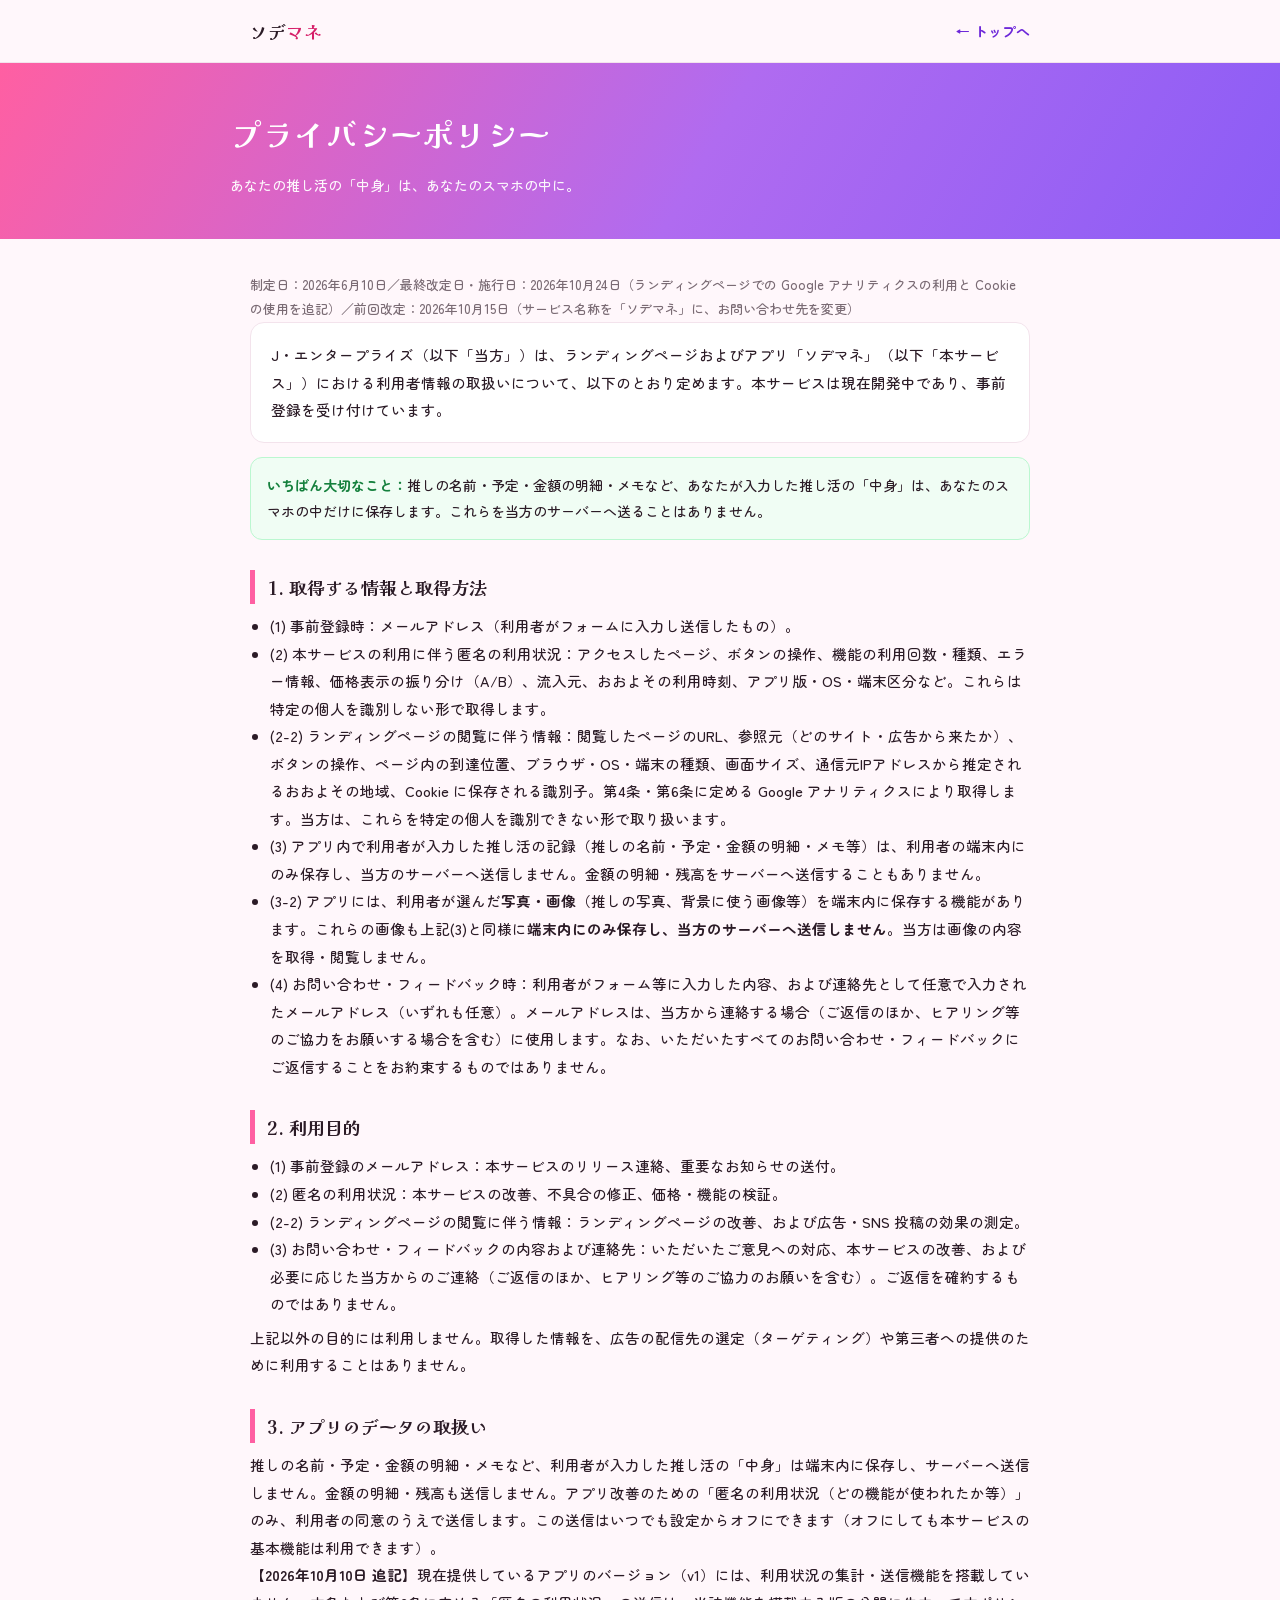
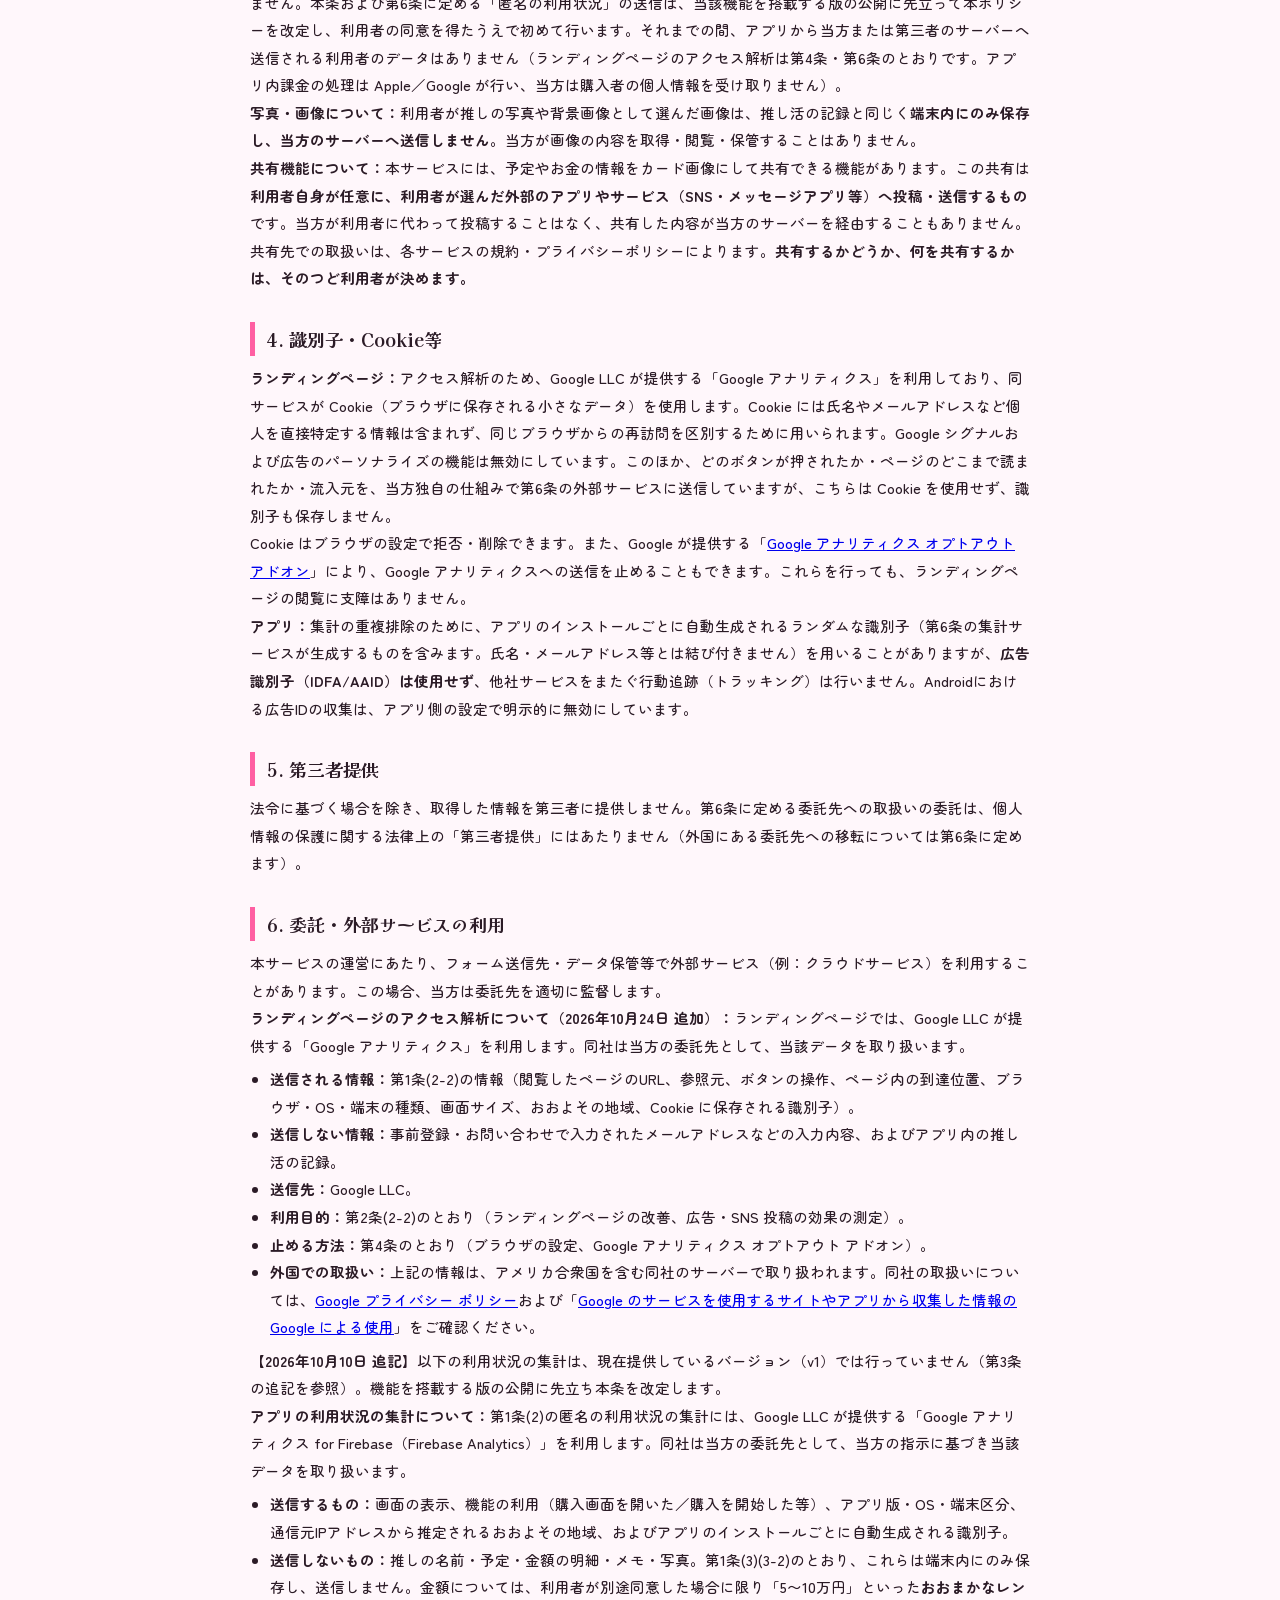
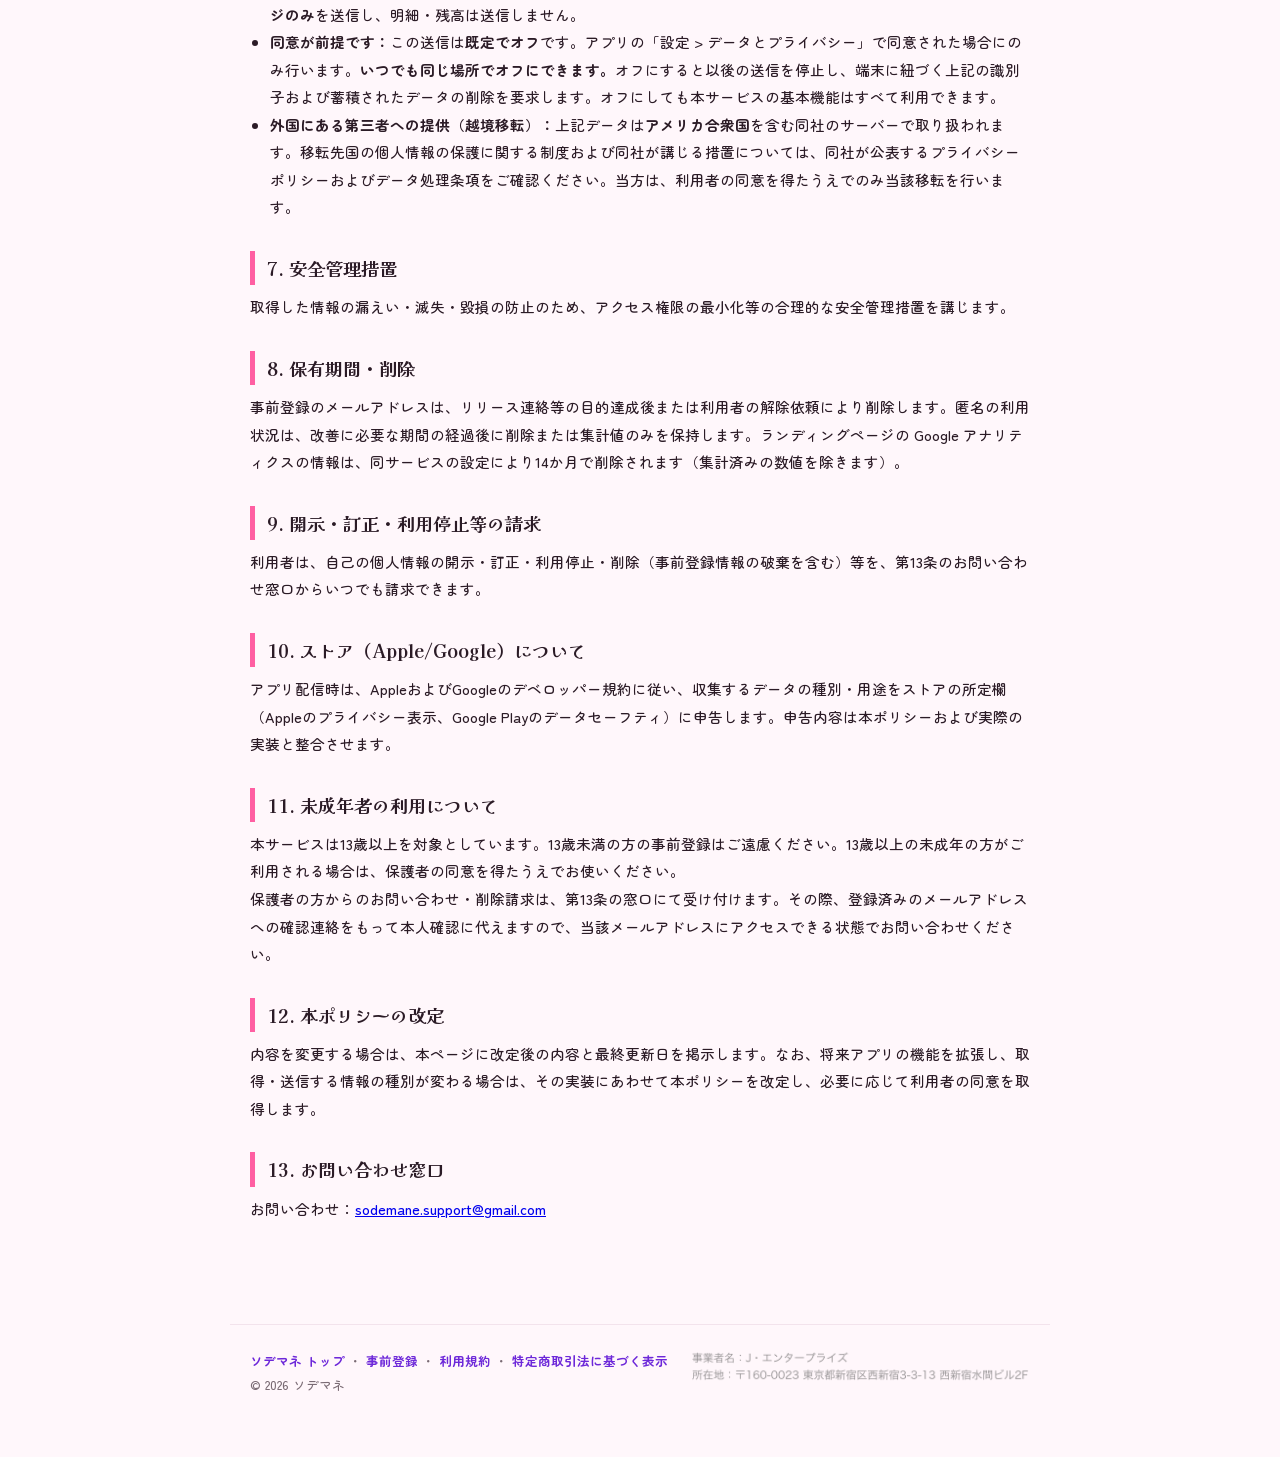
<file: privacy.html>
<!DOCTYPE html>
<!-- tenant: internal / distribution: public(予定) -->
<!-- ▼2026-08-20: 事業者情報から代表者名を外し（ユーザー裁定）、所在地を松本→新宿（ASC 登録住所）へ変更。
     事業者情報は画像で検索非掲載とする（2026-06-10 法務レビューの設計）。2026-08-20 に一度テキスト化して氏名を外したが、同日ユーザー裁定で実名を戻し画像方式へ復帰。ページ自体は noindex。
     ★未確認: 個人情報保護法が求める「氏名または名称」を「請求により開示」で足りるとしてよいか。承知の上の逸脱として扱う。
     ★未整合: 利用規約 第14条の管轄が長野地裁松本支部のまま。所在地と揃えるかは未決。
     旧画像は assets/ に残置（差し戻す場合に使う）。
     旧: 法務レビュー反映済(2026-06-10): 第32条事業者情報(画像化=検索非掲載)・未成年条項本文化・安全管理措置請求対応・将来取得記述削除・削除請求明示。事業者=J・エンタープライズ/代表者・所在地は画像(assets/jigyosha-info_*.png)・テキスト非掲載/sodemane.support@gmail.com。施行日=2026-08-05（2026-08-05 確定）。Phase1ローンチ時点の内容。 -->
<!-- ▼2026-08-04: サービス名を現行の「ソデマネ」に統一（経緯=oshikatsu-app `docs/spec/decisions.md` ADR-002）。当時は施行前だったため「改定」ではなく施行前ドラフトの表記統一。取得する情報・利用目的・第三者提供・保管方法・事業者（J・エンタープライズ）・連絡先に変更なし。 -->
<!-- ▼2026-10-10: 追記（第3条・第6条・更新日欄）＝v1 は分析 SDK を同梱せず利用状況の送信機能を持たない（oshikatsu-app decisions §21）。取得する情報を**減らす**方向の追記で、送信の約束を事実に合わせる。公開は人間承認（2026-10-11 push 済み）。 -->
<!-- ▼2026-08-05: 版を一本化し施行日を確定（制定 2026-06-10／改定・施行 2026-08-05）。従来 vault 側にのみ存在した 2026-06-14 追補（利用者画像・共有・組込スキンIP）を本ファイルへ統合し、**LP repo を唯一の正本**とした（.claude/rules/oshikatsu-lp.md 準拠・vault はスナップショットへ戻す）。★同一日付「2026年6月10日」を名乗る異内容2版が併存する状態を解消するのが目的＝どの版を表示したかの立証（民法548条の2第1項）を崩さないため。★本改定時点で**組入れ（民法548条の2第1項）が成立した相手方は存在しない**＝(a)改定前の版は施行日が未確定（「施行日は公開日に更新」）で施行に至っておらず、(b)事前登録フォームに規約への同意導線が無い（LP index.html の全36コミットでチェックボックス0件）ため同項1号の合意も2号の事前表示も存在しない。したがって民法548条の4の「変更」に当たらず第13条の7日前周知は不要。※ページ自体は 2026-08-04 時点で到達可能（noindex）だが、到達可能性は施行・組入れとは別。 -->
<!-- ▼2026-10-19: 事業者情報の画像から代表者名を外した（ユーザー裁定・個人情報の悪用を避けるため）。特定商取引法に基づく表示は別途判断。 -->
<html lang="ja">
<head>
<meta charset="utf-8">
<meta name="viewport" content="width=device-width, initial-scale=1, viewport-fit=cover">
<title>プライバシーポリシー｜ソデマネ</title>
<meta name="description" content="ソデマネのプライバシーポリシー。推し活データ（推しの名前・予定・金額の明細・メモ）は端末内に保存し、サーバーへ送信しません。">
<meta name="robots" content="noindex">
<link rel="icon" href="assets/favicon.ico" sizes="any">
<link rel="icon" type="image/png" sizes="32x32" href="assets/favicon-32.png">
<link rel="apple-touch-icon" sizes="180x180" href="assets/apple-touch-icon-180.png">
<meta name="theme-color" content="#ff5fa2">
<link rel="preconnect" href="https://fonts.googleapis.com">
<link rel="preconnect" href="https://fonts.gstatic.com" crossorigin>
<link href="https://fonts.googleapis.com/css2?family=Zen+Maru+Gothic:wght@500;700&family=Kaisei+Decol:wght@700&display=swap" rel="stylesheet">
<style>
  :root{--pink:#ff5fa2;--pink-d:#d61f69;--purple:#8b5cf6;--purple-d:#6d28d9;--mint:#34d399;--cream:#fff7fb;--ink:#2b1b26;--mute:#7a6b74;--line:#f3e3ec;--grad:linear-gradient(120deg,#ff5fa2 0%,#b06bf0 55%,#8b5cf6 100%)}
  *{box-sizing:border-box;margin:0;padding:0}
  body{font-family:"Zen Maru Gothic",system-ui,-apple-system,"Hiragino Maru Gothic ProN",sans-serif;color:var(--ink);background:var(--cream);line-height:1.9;font-weight:500}
  .topbar{background:rgba(255,247,251,.92);backdrop-filter:blur(10px);border-bottom:1px solid var(--line);position:sticky;top:0;z-index:5}
  .topbar .in{max-width:820px;margin:0 auto;padding:14px 20px;display:flex;align-items:center;justify-content:space-between}
  .brand{font-family:"Kaisei Decol",serif;font-weight:700;font-size:18px}
  .brand .pk{color:var(--pink-d)}
  .topbar a{color:var(--purple-d);font-weight:700;font-size:14px;text-decoration:none}
  header{background:var(--grad);color:#fff;padding:40px 20px}
  header .in{max-width:820px;margin:0 auto}
  header h1{font-family:"Kaisei Decol",serif;font-weight:700;font-size:clamp(24px,5vw,32px)}
  header p{opacity:.95;margin-top:8px;font-size:14px}
  main{max-width:820px;margin:0 auto;padding:28px 20px 80px}
  .note-draft{background:#fff7ed;border:1px solid #fed7aa;border-radius:12px;padding:12px 16px;font-size:13px;color:#9a3412;margin-bottom:22px}
  .lead{background:#fff;border:1px solid var(--line);border-radius:14px;padding:18px 20px;font-size:14.5px}
  h2{font-family:"Kaisei Decol",serif;font-weight:700;font-size:18px;margin:30px 0 8px;padding-left:12px;border-left:5px solid var(--pink)}
  p,li{font-size:14.5px}
  ol.sec{list-style:none;counter-reset:s;padding:0}
  section.item{margin:22px 0}
  ul{margin:6px 0 6px 20px}
  .ph{background:#fff0f6;border-bottom:1px dashed var(--pink);color:var(--pink-d);font-weight:700;padding:0 4px;border-radius:3px}
  .callout{background:#f0fdf4;border:1px solid #bbf7d0;border-radius:12px;padding:14px 16px;margin:14px 0;font-size:14px}
  .callout b{color:#15803d}
  footer{border-top:1px solid var(--line);max-width:820px;margin:0 auto;padding:24px 20px 60px;font-size:12.5px;color:var(--mute)}
  footer a{color:var(--purple-d);font-weight:700;text-decoration:none}
  .updated{font-size:13px;color:var(--mute);margin-top:6px}
</style>
<!-- Google アナリティクス（2026-10-24・LP のアクセス解析。Google シグナル・広告のパーソナライズはオフ。説明は privacy.html 第4条・第6条） -->
<script async src="https://www.googletagmanager.com/gtag/js?id=G-Q0PJHQH75B"></script>
<script>
  window.dataLayer = window.dataLayer || [];
  function gtag(){dataLayer.push(arguments);}
  gtag('js', new Date());
  gtag('config', 'G-Q0PJHQH75B', { allow_google_signals: false, allow_ad_personalization_signals: false });
</script>
</head>
<body>
<div class="topbar"><div class="in">
  <span class="brand">ソデ<span class="pk">マネ</span></span>
  <a href="index.html">← トップへ</a>
</div></div>

<header><div class="in">
  <h1>プライバシーポリシー</h1>
  <p>あなたの推し活の「中身」は、あなたのスマホの中に。</p>
</div></header>

<main>

  <p class="updated">制定日：2026年6月10日／最終改定日・施行日：2026年10月24日（ランディングページでの Google アナリティクスの利用と Cookie の使用を追記）／前回改定：2026年10月15日（サービス名称を「ソデマネ」に、お問い合わせ先を変更）</p>

  <div class="lead">
    J・エンタープライズ（以下「当方」）は、ランディングページおよびアプリ「ソデマネ」（以下「本サービス」）における利用者情報の取扱いについて、以下のとおり定めます。本サービスは現在開発中であり、事前登録を受け付けています。
  </div>

  <div class="callout"><b>いちばん大切なこと：</b>推しの名前・予定・金額の明細・メモなど、あなたが入力した推し活の「中身」は、あなたのスマホの中だけに保存します。これらを当方のサーバーへ送ることはありません。</div>

  <section class="item"><h2>1. 取得する情報と取得方法</h2>
    <ul>
      <li>(1) 事前登録時：メールアドレス（利用者がフォームに入力し送信したもの）。</li>
      <li>(2) 本サービスの利用に伴う匿名の利用状況：アクセスしたページ、ボタンの操作、機能の利用回数・種類、エラー情報、価格表示の振り分け（A/B）、流入元、おおよその利用時刻、アプリ版・OS・端末区分など。これらは特定の個人を識別しない形で取得します。</li>
      <li>(2-2) ランディングページの閲覧に伴う情報：閲覧したページのURL、参照元（どのサイト・広告から来たか）、ボタンの操作、ページ内の到達位置、ブラウザ・OS・端末の種類、画面サイズ、通信元IPアドレスから推定されるおおよその地域、Cookie に保存される識別子。第4条・第6条に定める Google アナリティクスにより取得します。当方は、これらを特定の個人を識別できない形で取り扱います。</li>
      <li>(3) アプリ内で利用者が入力した推し活の記録（推しの名前・予定・金額の明細・メモ等）は、利用者の端末内にのみ保存し、当方のサーバーへ送信しません。金額の明細・残高をサーバーへ送信することもありません。</li>
      <li>(3-2) アプリには、利用者が選んだ<strong>写真・画像</strong>（推しの写真、背景に使う画像等）を端末内に保存する機能があります。これらの画像も上記(3)と同様に<strong>端末内にのみ保存し、当方のサーバーへ送信しません</strong>。当方は画像の内容を取得・閲覧しません。</li>
      <li>(4) お問い合わせ・フィードバック時：利用者がフォーム等に入力した内容、および連絡先として任意で入力されたメールアドレス（いずれも任意）。メールアドレスは、当方から連絡する場合（ご返信のほか、ヒアリング等のご協力をお願いする場合を含む）に使用します。なお、いただいたすべてのお問い合わせ・フィードバックにご返信することをお約束するものではありません。</li>
    </ul>
  </section>

  <section class="item"><h2>2. 利用目的</h2>
    <ul>
      <li>(1) 事前登録のメールアドレス：本サービスのリリース連絡、重要なお知らせの送付。</li>
      <li>(2) 匿名の利用状況：本サービスの改善、不具合の修正、価格・機能の検証。</li>
      <li>(2-2) ランディングページの閲覧に伴う情報：ランディングページの改善、および広告・SNS 投稿の効果の測定。</li>
      <li>(3) お問い合わせ・フィードバックの内容および連絡先：いただいたご意見への対応、本サービスの改善、および必要に応じた当方からのご連絡（ご返信のほか、ヒアリング等のご協力のお願いを含む）。ご返信を確約するものではありません。</li>
    </ul>
    <p>上記以外の目的には利用しません。取得した情報を、広告の配信先の選定（ターゲティング）や第三者への提供のために利用することはありません。</p>
  </section>

  <section class="item"><h2>3. アプリのデータの取扱い</h2>
    <p>推しの名前・予定・金額の明細・メモなど、利用者が入力した推し活の「中身」は端末内に保存し、サーバーへ送信しません。金額の明細・残高も送信しません。アプリ改善のための「匿名の利用状況（どの機能が使われたか等）」のみ、利用者の同意のうえで送信します。この送信はいつでも設定からオフにできます（オフにしても本サービスの基本機能は利用できます）。</p>
    <p><strong>【2026年10月10日 追記】</strong>現在提供しているアプリのバージョン（v1）には、利用状況の集計・送信機能を搭載していません。本条および第6条に定める「匿名の利用状況」の送信は、当該機能を搭載する版の公開に先立って本ポリシーを改定し、利用者の同意を得たうえで初めて行います。それまでの間、アプリから当方または第三者のサーバーへ送信される利用者のデータはありません（ランディングページのアクセス解析は第4条・第6条のとおりです。アプリ内課金の処理は Apple／Google が行い、当方は購入者の個人情報を受け取りません）。</p>

    <p><strong>写真・画像について：</strong>利用者が推しの写真や背景画像として選んだ画像は、推し活の記録と同じく<strong>端末内にのみ保存し、当方のサーバーへ送信しません</strong>。当方が画像の内容を取得・閲覧・保管することはありません。</p>
    <p><strong>共有機能について：</strong>本サービスには、予定やお金の情報をカード画像にして共有できる機能があります。この共有は<strong>利用者自身が任意に、利用者が選んだ外部のアプリやサービス（SNS・メッセージアプリ等）へ投稿・送信するもの</strong>です。当方が利用者に代わって投稿することはなく、共有した内容が当方のサーバーを経由することもありません。共有先での取扱いは、各サービスの規約・プライバシーポリシーによります。<strong>共有するかどうか、何を共有するかは、そのつど利用者が決めます。</strong></p>
  </section>

  <section class="item"><h2>4. 識別子・Cookie等</h2>
    <p><strong>ランディングページ：</strong>アクセス解析のため、Google LLC が提供する「Google アナリティクス」を利用しており、同サービスが Cookie（ブラウザに保存される小さなデータ）を使用します。Cookie には氏名やメールアドレスなど個人を直接特定する情報は含まれず、同じブラウザからの再訪問を区別するために用いられます。Google シグナルおよび広告のパーソナライズの機能は無効にしています。このほか、どのボタンが押されたか・ページのどこまで読まれたか・流入元を、当方独自の仕組みで第6条の外部サービスに送信していますが、こちらは Cookie を使用せず、識別子も保存しません。</p>
    <p>Cookie はブラウザの設定で拒否・削除できます。また、Google が提供する「<a href="https://tools.google.com/dlpage/gaoptout?hl=ja" target="_blank" rel="noopener noreferrer">Google アナリティクス オプトアウト アドオン</a>」により、Google アナリティクスへの送信を止めることもできます。これらを行っても、ランディングページの閲覧に支障はありません。</p>
    <p><strong>アプリ：</strong>集計の重複排除のために、アプリのインストールごとに自動生成されるランダムな識別子（第6条の集計サービスが生成するものを含みます。氏名・メールアドレス等とは結び付きません）を用いることがありますが、<strong>広告識別子（IDFA/AAID）は使用せず</strong>、他社サービスをまたぐ行動追跡（トラッキング）は行いません。Androidにおける広告IDの収集は、アプリ側の設定で明示的に無効にしています。</p>
  </section>

  <section class="item"><h2>5. 第三者提供</h2>
    <p>法令に基づく場合を除き、取得した情報を第三者に提供しません。第6条に定める委託先への取扱いの委託は、個人情報の保護に関する法律上の「第三者提供」にはあたりません（外国にある委託先への移転については第6条に定めます）。</p>
  </section>

  <section class="item"><h2>6. 委託・外部サービスの利用</h2>
    <p>本サービスの運営にあたり、フォーム送信先・データ保管等で外部サービス（例：クラウドサービス）を利用することがあります。この場合、当方は委託先を適切に監督します。</p>
    <p><strong>ランディングページのアクセス解析について（2026年10月24日 追加）：</strong>ランディングページでは、Google LLC が提供する「Google アナリティクス」を利用します。同社は当方の委託先として、当該データを取り扱います。</p>
    <ul>
      <li><strong>送信される情報：</strong>第1条(2-2)の情報（閲覧したページのURL、参照元、ボタンの操作、ページ内の到達位置、ブラウザ・OS・端末の種類、画面サイズ、おおよその地域、Cookie に保存される識別子）。</li>
      <li><strong>送信しない情報：</strong>事前登録・お問い合わせで入力されたメールアドレスなどの入力内容、およびアプリ内の推し活の記録。</li>
      <li><strong>送信先：</strong>Google LLC。</li>
      <li><strong>利用目的：</strong>第2条(2-2)のとおり（ランディングページの改善、広告・SNS 投稿の効果の測定）。</li>
      <li><strong>止める方法：</strong>第4条のとおり（ブラウザの設定、Google アナリティクス オプトアウト アドオン）。</li>
      <li><strong>外国での取扱い：</strong>上記の情報は、アメリカ合衆国を含む同社のサーバーで取り扱われます。同社の取扱いについては、<a href="https://policies.google.com/privacy?hl=ja" target="_blank" rel="noopener noreferrer">Google プライバシー ポリシー</a>および「<a href="https://policies.google.com/technologies/partner-sites?hl=ja" target="_blank" rel="noopener noreferrer">Google のサービスを使用するサイトやアプリから収集した情報の Google による使用</a>」をご確認ください。</li>
    </ul>
    <p><strong>【2026年10月10日 追記】</strong>以下の利用状況の集計は、現在提供しているバージョン（v1）では行っていません（第3条の追記を参照）。機能を搭載する版の公開に先立ち本条を改定します。</p>
    <p><strong>アプリの利用状況の集計について：</strong>第1条(2)の匿名の利用状況の集計には、Google LLC が提供する「Google アナリティクス for Firebase（Firebase Analytics）」を利用します。同社は当方の委託先として、当方の指示に基づき当該データを取り扱います。</p>
    <ul>
      <li><strong>送信するもの：</strong>画面の表示、機能の利用（購入画面を開いた／購入を開始した等）、アプリ版・OS・端末区分、通信元IPアドレスから推定されるおおよその地域、およびアプリのインストールごとに自動生成される識別子。</li>
      <li><strong>送信しないもの：</strong>推しの名前・予定・金額の明細・メモ・写真。第1条(3)(3-2)のとおり、これらは端末内にのみ保存し、送信しません。金額については、利用者が別途同意した場合に限り「5〜10万円」といった<strong>おおまかなレンジのみ</strong>を送信し、明細・残高は送信しません。</li>
      <li><strong>同意が前提です：</strong>この送信は<strong>既定でオフ</strong>です。アプリの「設定 &gt; データとプライバシー」で同意された場合にのみ行います。<strong>いつでも同じ場所でオフにできます。</strong>オフにすると以後の送信を停止し、端末に紐づく上記の識別子および蓄積されたデータの削除を要求します。オフにしても本サービスの基本機能はすべて利用できます。</li>
      <li><strong>外国にある第三者への提供（越境移転）：</strong>上記データは<strong>アメリカ合衆国</strong>を含む同社のサーバーで取り扱われます。移転先国の個人情報の保護に関する制度および同社が講じる措置については、同社が公表するプライバシーポリシーおよびデータ処理条項をご確認ください。当方は、利用者の同意を得たうえでのみ当該移転を行います。</li>
    </ul>
  </section>

  <section class="item"><h2>7. 安全管理措置</h2>
    <p>取得した情報の漏えい・滅失・毀損の防止のため、アクセス権限の最小化等の合理的な安全管理措置を講じます。</p>
  </section>

  <section class="item"><h2>8. 保有期間・削除</h2>
    <p>事前登録のメールアドレスは、リリース連絡等の目的達成後または利用者の解除依頼により削除します。匿名の利用状況は、改善に必要な期間の経過後に削除または集計値のみを保持します。ランディングページの Google アナリティクスの情報は、同サービスの設定により14か月で削除されます（集計済みの数値を除きます）。</p>
  </section>

  <section class="item"><h2>9. 開示・訂正・利用停止等の請求</h2>
    <p>利用者は、自己の個人情報の開示・訂正・利用停止・削除（事前登録情報の破棄を含む）等を、第13条のお問い合わせ窓口からいつでも請求できます。</p>
  </section>

  <section class="item"><h2>10. ストア（Apple/Google）について</h2>
    <p>アプリ配信時は、AppleおよびGoogleのデベロッパー規約に従い、収集するデータの種別・用途をストアの所定欄（Appleのプライバシー表示、Google Playのデータセーフティ）に申告します。申告内容は本ポリシーおよび実際の実装と整合させます。</p>
  </section>

  <section class="item"><h2>11. 未成年者の利用について</h2>
    <p>本サービスは13歳以上を対象としています。13歳未満の方の事前登録はご遠慮ください。13歳以上の未成年の方がご利用される場合は、保護者の同意を得たうえでお使いください。</p>
    <p>保護者の方からのお問い合わせ・削除請求は、第13条の窓口にて受け付けます。その際、登録済みのメールアドレスへの確認連絡をもって本人確認に代えますので、当該メールアドレスにアクセスできる状態でお問い合わせください。</p>
  </section>

  <section class="item"><h2>12. 本ポリシーの改定</h2>
    <p>内容を変更する場合は、本ページに改定後の内容と最終更新日を掲示します。なお、将来アプリの機能を拡張し、取得・送信する情報の種別が変わる場合は、その実装にあわせて本ポリシーを改定し、必要に応じて利用者の同意を取得します。</p>
  </section>

  <section class="item"><h2>13. お問い合わせ窓口</h2>
    <p>お問い合わせ：<a href="mailto:sodemane.support@gmail.com">sodemane.support@gmail.com</a></p>
  </section>
</main>

<footer style="display:flex;justify-content:space-between;align-items:flex-start;gap:16px;flex-wrap:wrap">
  <div>
    <a href="index.html">ソデマネ トップ</a> ・ <a href="index.html#register">事前登録</a> ・ <a href="terms.html">利用規約</a> ・ <a href="tokushoho.html">特定商取引法に基づく表示</a><br>
    © 2026 ソデマネ
  </div>
  <div style="text-align:right">
    <img src="assets/jigyosha-info_20261019_noname.png" alt="事業者情報（事業者名・所在地。テキストでの開示をご希望の場合はお問い合わせ窓口へご請求ください）" style="width:340px;max-width:100%;height:auto;opacity:.85">
  </div>
</footer>
</body>
</html>
</file>
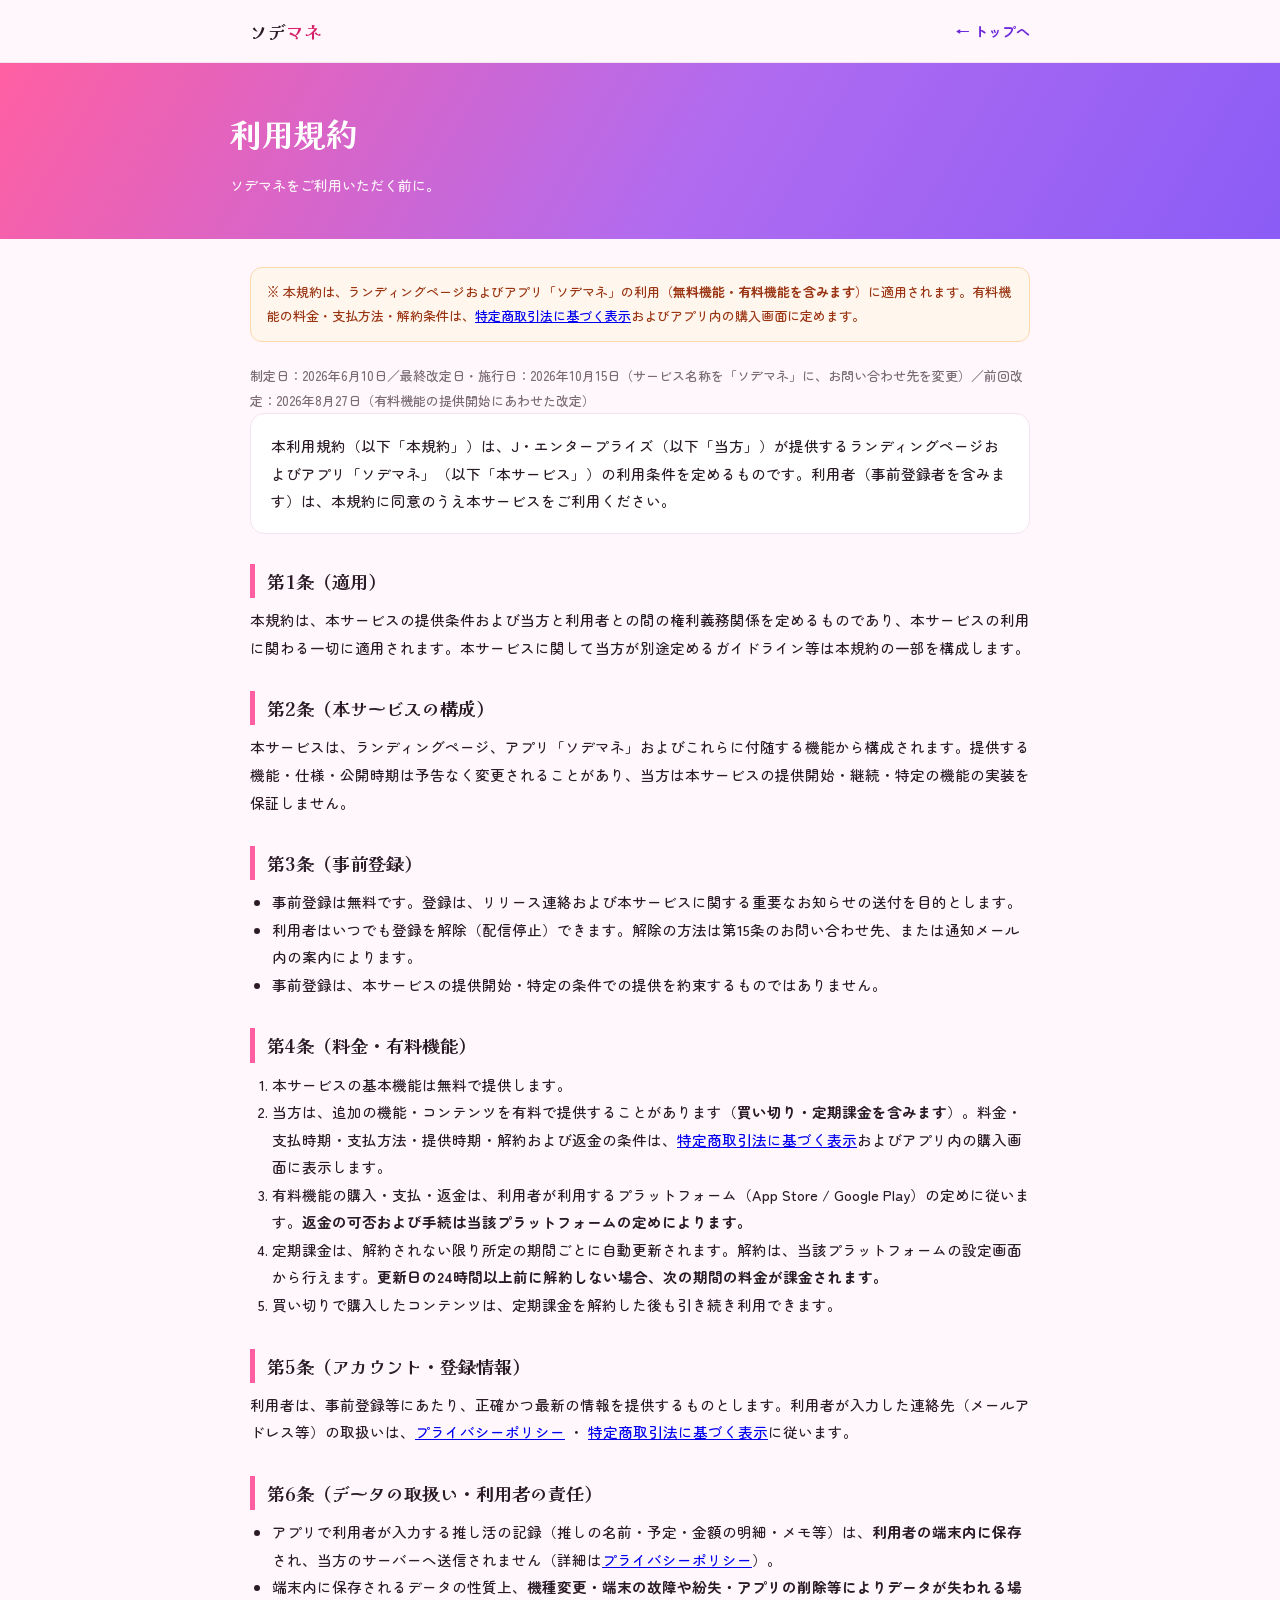
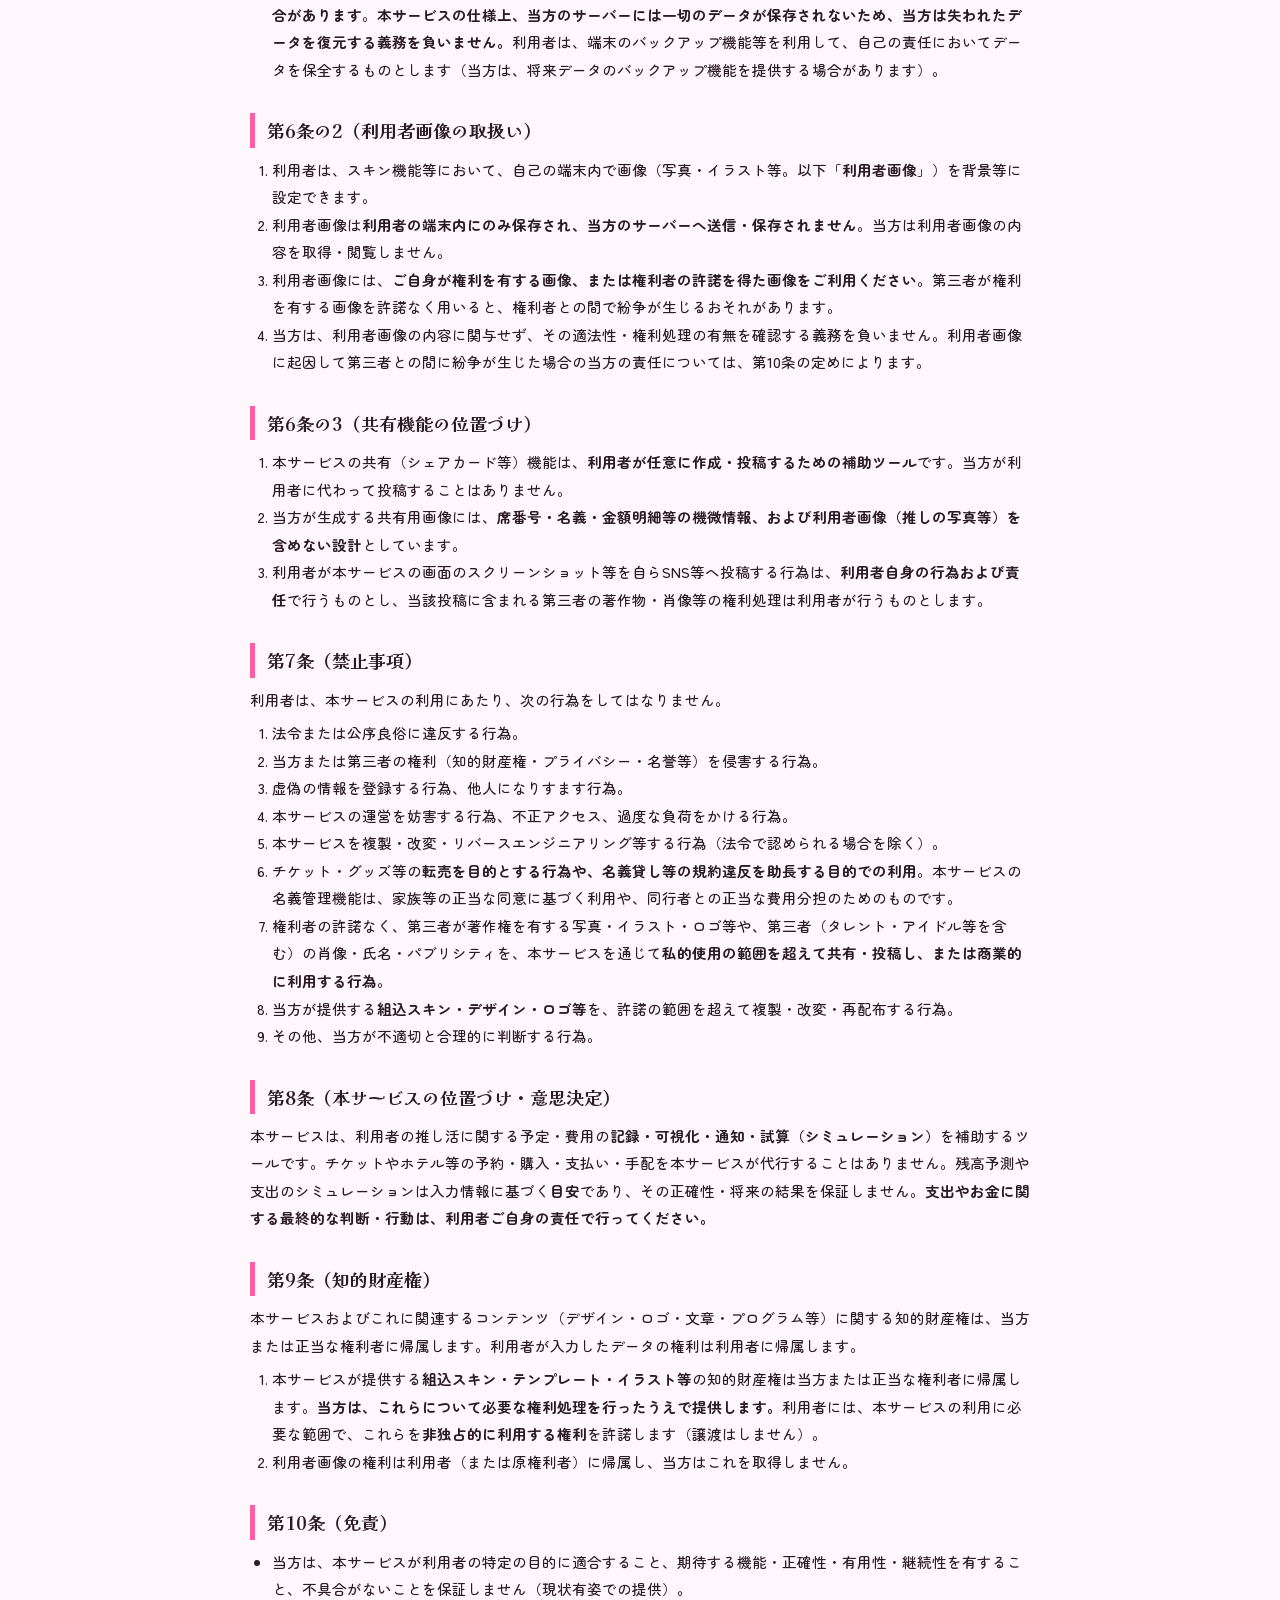
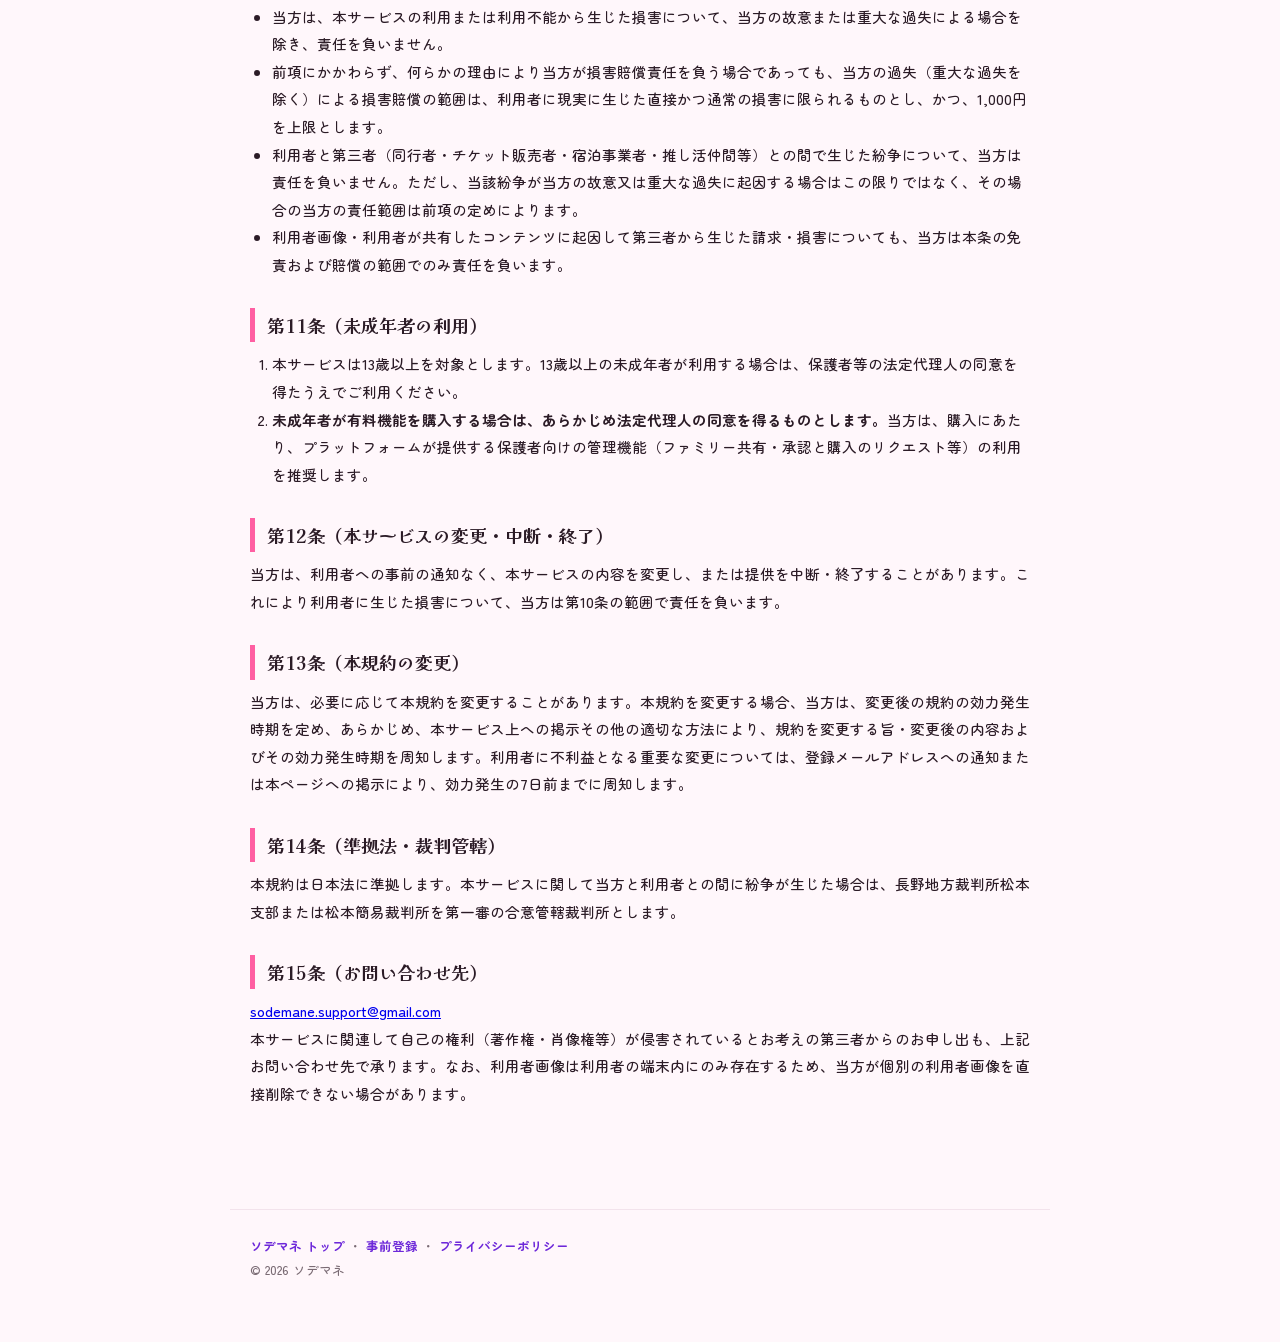
<file: terms.html>
<!DOCTYPE html>
<!-- tenant: internal / distribution: public(予定) -->
<!-- ▼法務レビュー反映済(2026-06-10): 2レビュー指摘を反映。第6条=サーバーにデータ無=復元義務なし・バックアップ表現修正/第10条=消費者契約法8条対応(軽過失は直接通常損害・1000円上限の一部免責)/第12条=参照ミス(前条→第10条)修正/第13条=定型約款の事前周知(効力発生7日前まで)/第14条=管轄を長野地方裁判所松本支部・松本簡易裁判所に specifically 指定。事業者=J・エンタープライズ/sodemane.support@gmail.com。実名・住所はテキスト非掲載(privacy.html参照)。有料化GO時に料金・特商法・免責再確認で改定。施行日=2026-08-05（2026-08-05 確定）。 -->
<!-- ▼2026-08-04: サービス名を現行の「ソデマネ」に統一（経緯=oshikatsu-app `docs/spec/decisions.md` ADR-002）。当時は施行前だったため第13条の周知対象となる「改定」ではなく、施行前ドラフトの表記統一。権利義務・データの取扱い・事業者（J・エンタープライズ）・連絡先に変更なし。 -->
<!-- ▼2026-08-05: 版を一本化し施行日を確定（制定 2026-06-10／改定・施行 2026-08-05）。従来 vault 側にのみ存在した 2026-06-14 追補（利用者画像・共有・組込スキンIP）を本ファイルへ統合し、**LP repo を唯一の正本**とした（.claude/rules/oshikatsu-lp.md 準拠・vault はスナップショットへ戻す）。★同一日付「2026年6月10日」を名乗る異内容2版が併存する状態を解消するのが目的＝どの版を表示したかの立証（民法548条の2第1項）を崩さないため。★本改定時点で**組入れ（民法548条の2第1項）が成立した相手方は存在しない**＝(a)改定前の版は施行日が未確定（「施行日は公開日に更新」）で施行に至っておらず、(b)事前登録フォームに規約への同意導線が無い（LP index.html の全36コミットでチェックボックス0件）ため同項1号の合意も2号の事前表示も存在しない。したがって民法548条の4の「変更」に当たらず第13条の7日前周知は不要。※ページ自体は 2026-08-04 時点で到達可能（noindex）だが、到達可能性は施行・組入れとは別。 -->
<html lang="ja">
<head>
<meta charset="utf-8">
<meta name="viewport" content="width=device-width, initial-scale=1, viewport-fit=cover">
<title>利用規約｜ソデマネ</title>
<meta name="description" content="ソデマネの利用規約。事前登録・本サービスの利用条件、禁止事項、免責、データの取扱いについて定めます。">
<meta name="robots" content="noindex">
<link rel="icon" href="assets/favicon.ico" sizes="any">
<link rel="icon" type="image/png" sizes="32x32" href="assets/favicon-32.png">
<link rel="apple-touch-icon" sizes="180x180" href="assets/apple-touch-icon-180.png">
<meta name="theme-color" content="#ff5fa2">
<link rel="preconnect" href="https://fonts.googleapis.com">
<link rel="preconnect" href="https://fonts.gstatic.com" crossorigin>
<link href="https://fonts.googleapis.com/css2?family=Zen+Maru+Gothic:wght@500;700&family=Kaisei+Decol:wght@700&display=swap" rel="stylesheet">
<style>
  :root{--pink:#ff5fa2;--pink-d:#d61f69;--purple:#8b5cf6;--purple-d:#6d28d9;--mint:#34d399;--cream:#fff7fb;--ink:#2b1b26;--mute:#7a6b74;--line:#f3e3ec;--grad:linear-gradient(120deg,#ff5fa2 0%,#b06bf0 55%,#8b5cf6 100%)}
  *{box-sizing:border-box;margin:0;padding:0}
  body{font-family:"Zen Maru Gothic",system-ui,-apple-system,"Hiragino Maru Gothic ProN",sans-serif;color:var(--ink);background:var(--cream);line-height:1.9;font-weight:500}
  .topbar{background:rgba(255,247,251,.92);backdrop-filter:blur(10px);border-bottom:1px solid var(--line);position:sticky;top:0;z-index:5}
  .topbar .in{max-width:820px;margin:0 auto;padding:14px 20px;display:flex;align-items:center;justify-content:space-between}
  .brand{font-family:"Kaisei Decol",serif;font-weight:700;font-size:18px}
  .brand .pk{color:var(--pink-d)}
  .topbar a{color:var(--purple-d);font-weight:700;font-size:14px;text-decoration:none}
  header{background:var(--grad);color:#fff;padding:40px 20px}
  header .in{max-width:820px;margin:0 auto}
  header h1{font-family:"Kaisei Decol",serif;font-weight:700;font-size:clamp(24px,5vw,32px)}
  header p{opacity:.95;margin-top:8px;font-size:14px}
  main{max-width:820px;margin:0 auto;padding:28px 20px 80px}
  .note-draft{background:#fff7ed;border:1px solid #fed7aa;border-radius:12px;padding:12px 16px;font-size:13px;color:#9a3412;margin-bottom:22px}
  .lead{background:#fff;border:1px solid var(--line);border-radius:14px;padding:18px 20px;font-size:14.5px}
  h2{font-family:"Kaisei Decol",serif;font-weight:700;font-size:18px;margin:30px 0 8px;padding-left:12px;border-left:5px solid var(--pink)}
  p,li{font-size:14.5px}
  section.item{margin:22px 0}
  ul,ol{margin:6px 0 6px 22px}
  .callout{background:#f0fdf4;border:1px solid #bbf7d0;border-radius:12px;padding:14px 16px;margin:14px 0;font-size:14px}
  .callout b{color:#15803d}
  footer{border-top:1px solid var(--line);max-width:820px;margin:0 auto;padding:24px 20px 60px;font-size:12.5px;color:var(--mute)}
  footer a{color:var(--purple-d);font-weight:700;text-decoration:none}
  .updated{font-size:13px;color:var(--mute);margin-top:6px}
</style>
<!-- Google アナリティクス（2026-10-24・LP のアクセス解析。Google シグナル・広告のパーソナライズはオフ。説明は privacy.html 第4条・第6条） -->
<script async src="https://www.googletagmanager.com/gtag/js?id=G-Q0PJHQH75B"></script>
<script>
  window.dataLayer = window.dataLayer || [];
  function gtag(){dataLayer.push(arguments);}
  gtag('js', new Date());
  gtag('config', 'G-Q0PJHQH75B', { allow_google_signals: false, allow_ad_personalization_signals: false });
</script>
</head>
<body>
<div class="topbar"><div class="in">
  <span class="brand">ソデ<span class="pk">マネ</span></span>
  <a href="index.html">← トップへ</a>
</div></div>

<header><div class="in">
  <h1>利用規約</h1>
  <p>ソデマネをご利用いただく前に。</p>
</div></header>

<main>
  <div class="note-draft">※ 本規約は、ランディングページおよびアプリ「ソデマネ」の利用（<strong>無料機能・有料機能を含みます</strong>）に適用されます。有料機能の料金・支払方法・解約条件は、<a href="tokushoho.html">特定商取引法に基づく表示</a>およびアプリ内の購入画面に定めます。</div>

  <p class="updated">制定日：2026年6月10日／最終改定日・施行日：2026年10月15日（サービス名称を「ソデマネ」に、お問い合わせ先を変更）／前回改定：2026年8月27日（有料機能の提供開始にあわせた改定）</p>

  <div class="lead">
    本利用規約（以下「本規約」）は、J・エンタープライズ（以下「当方」）が提供するランディングページおよびアプリ「ソデマネ」（以下「本サービス」）の利用条件を定めるものです。利用者（事前登録者を含みます）は、本規約に同意のうえ本サービスをご利用ください。
  </div>

  <section class="item"><h2>第1条（適用）</h2>
    <p>本規約は、本サービスの提供条件および当方と利用者との間の権利義務関係を定めるものであり、本サービスの利用に関わる一切に適用されます。本サービスに関して当方が別途定めるガイドライン等は本規約の一部を構成します。</p>
  </section>

  <section class="item"><h2>第2条（本サービスの構成）</h2>
    <p>本サービスは、ランディングページ、アプリ「ソデマネ」およびこれらに付随する機能から構成されます。提供する機能・仕様・公開時期は予告なく変更されることがあり、当方は本サービスの提供開始・継続・特定の機能の実装を保証しません。</p>
  </section>

  <section class="item"><h2>第3条（事前登録）</h2>
    <ul>
      <li>事前登録は無料です。登録は、リリース連絡および本サービスに関する重要なお知らせの送付を目的とします。</li>
      <li>利用者はいつでも登録を解除（配信停止）できます。解除の方法は第15条のお問い合わせ先、または通知メール内の案内によります。</li>
      <li>事前登録は、本サービスの提供開始・特定の条件での提供を約束するものではありません。</li>
    </ul>
  </section>

  <section class="item"><h2>第4条（料金・有料機能）</h2>
    <ol>
      <li>本サービスの基本機能は無料で提供します。</li>
      <li>当方は、追加の機能・コンテンツを有料で提供することがあります（<strong>買い切り・定期課金を含みます</strong>）。料金・支払時期・支払方法・提供時期・解約および返金の条件は、<a href="tokushoho.html">特定商取引法に基づく表示</a>およびアプリ内の購入画面に表示します。</li>
      <li>有料機能の購入・支払・返金は、利用者が利用するプラットフォーム（App Store / Google Play）の定めに従います。<strong>返金の可否および手続は当該プラットフォームの定めによります。</strong></li>
      <li>定期課金は、解約されない限り所定の期間ごとに自動更新されます。解約は、当該プラットフォームの設定画面から行えます。<strong>更新日の24時間以上前に解約しない場合、次の期間の料金が課金されます。</strong></li>
      <li>買い切りで購入したコンテンツは、定期課金を解約した後も引き続き利用できます。</li>
    </ol>
  </section>

  <section class="item"><h2>第5条（アカウント・登録情報）</h2>
    <p>利用者は、事前登録等にあたり、正確かつ最新の情報を提供するものとします。利用者が入力した連絡先（メールアドレス等）の取扱いは、<a href="privacy.html">プライバシーポリシー</a>
    ・
    <a href="tokushoho.html">特定商取引法に基づく表示</a>に従います。</p>
  </section>

  <section class="item"><h2>第6条（データの取扱い・利用者の責任）</h2>
    <ul>
      <li>アプリで利用者が入力する推し活の記録（推しの名前・予定・金額の明細・メモ等）は、<strong>利用者の端末内に保存</strong>され、当方のサーバーへ送信されません（詳細は<a href="privacy.html">プライバシーポリシー</a>）。</li>
      <li>端末内に保存されるデータの性質上、<strong>機種変更・端末の故障や紛失・アプリの削除等によりデータが失われる場合があります</strong>。<strong>本サービスの仕様上、当方のサーバーには一切のデータが保存されないため、当方は失われたデータを復元する義務を負いません。</strong>利用者は、端末のバックアップ機能等を利用して、自己の責任においてデータを保全するものとします（当方は、将来データのバックアップ機能を提供する場合があります）。</li>
    </ul>
  </section>

  <section class="item"><h2>第6条の2（利用者画像の取扱い）</h2>
    <ol>
      <li>利用者は、スキン機能等において、自己の端末内で画像（写真・イラスト等。以下「<strong>利用者画像</strong>」）を背景等に設定できます。</li>
      <li>利用者画像は<strong>利用者の端末内にのみ保存され、当方のサーバーへ送信・保存されません</strong>。当方は利用者画像の内容を取得・閲覧しません。</li>
      <li>利用者画像には、<strong>ご自身が権利を有する画像、または権利者の許諾を得た画像をご利用ください</strong>。第三者が権利を有する画像を許諾なく用いると、権利者との間で紛争が生じるおそれがあります。</li>
      <li>当方は、利用者画像の内容に関与せず、その適法性・権利処理の有無を確認する義務を負いません。利用者画像に起因して第三者との間に紛争が生じた場合の当方の責任については、第10条の定めによります。</li>
    </ol>
  </section>

  <section class="item"><h2>第6条の3（共有機能の位置づけ）</h2>
    <ol>
      <li>本サービスの共有（シェアカード等）機能は、<strong>利用者が任意に作成・投稿するための補助ツール</strong>です。当方が利用者に代わって投稿することはありません。</li>
      <li>当方が生成する共有用画像には、<strong>席番号・名義・金額明細等の機微情報、および利用者画像（推しの写真等）を含めない設計</strong>としています。</li>
      <li>利用者が本サービスの画面のスクリーンショット等を自らSNS等へ投稿する行為は、<strong>利用者自身の行為および責任</strong>で行うものとし、当該投稿に含まれる第三者の著作物・肖像等の権利処理は利用者が行うものとします。</li>
    </ol>
  </section>

  <section class="item"><h2>第7条（禁止事項）</h2>
    <p>利用者は、本サービスの利用にあたり、次の行為をしてはなりません。</p>
    <ol>
      <li>法令または公序良俗に違反する行為。</li>
      <li>当方または第三者の権利（知的財産権・プライバシー・名誉等）を侵害する行為。</li>
      <li>虚偽の情報を登録する行為、他人になりすます行為。</li>
      <li>本サービスの運営を妨害する行為、不正アクセス、過度な負荷をかける行為。</li>
      <li>本サービスを複製・改変・リバースエンジニアリング等する行為（法令で認められる場合を除く）。</li>
      <li>チケット・グッズ等の<strong>転売を目的とする行為や、名義貸し等の規約違反を助長する目的での利用</strong>。本サービスの名義管理機能は、家族等の正当な同意に基づく利用や、同行者との正当な費用分担のためのものです。</li>
      <li>権利者の許諾なく、第三者が著作権を有する写真・イラスト・ロゴ等や、第三者（タレント・アイドル等を含む）の肖像・氏名・パブリシティを、本サービスを通じて<strong>私的使用の範囲を超えて共有・投稿し、または商業的に利用する行為</strong>。</li>
      <li>当方が提供する<strong>組込スキン・デザイン・ロゴ等</strong>を、許諾の範囲を超えて複製・改変・再配布する行為。</li>
      <li>その他、当方が不適切と合理的に判断する行為。</li>
    </ol>
  </section>

  <section class="item"><h2>第8条（本サービスの位置づけ・意思決定）</h2>
    <p>本サービスは、利用者の推し活に関する予定・費用の<strong>記録・可視化・通知・試算（シミュレーション）</strong>を補助するツールです。チケットやホテル等の予約・購入・支払い・手配を本サービスが代行することはありません。残高予測や支出のシミュレーションは入力情報に基づく<strong>目安</strong>であり、その正確性・将来の結果を保証しません。<strong>支出やお金に関する最終的な判断・行動は、利用者ご自身の責任で行ってください。</strong></p>
  </section>

  <section class="item"><h2>第9条（知的財産権）</h2>
    <p>本サービスおよびこれに関連するコンテンツ（デザイン・ロゴ・文章・プログラム等）に関する知的財産権は、当方または正当な権利者に帰属します。利用者が入力したデータの権利は利用者に帰属します。</p>
    <ol>
      <li>本サービスが提供する<strong>組込スキン・テンプレート・イラスト等</strong>の知的財産権は当方または正当な権利者に帰属します。<strong>当方は、これらについて必要な権利処理を行ったうえで提供します。</strong>利用者には、本サービスの利用に必要な範囲で、これらを<strong>非独占的に利用する権利</strong>を許諾します（譲渡はしません）。</li>
      <li>利用者画像の権利は利用者（または原権利者）に帰属し、当方はこれを取得しません。</li>
    </ol>
  </section>

  <section class="item"><h2>第10条（免責）</h2>
    <ul>
      <li>当方は、本サービスが利用者の特定の目的に適合すること、期待する機能・正確性・有用性・継続性を有すること、不具合がないことを保証しません（現状有姿での提供）。</li>
      <li>当方は、本サービスの利用または利用不能から生じた損害について、当方の故意または重大な過失による場合を除き、責任を負いません。</li>
      <li>前項にかかわらず、何らかの理由により当方が損害賠償責任を負う場合であっても、当方の過失（重大な過失を除く）による損害賠償の範囲は、利用者に現実に生じた直接かつ通常の損害に限られるものとし、かつ、1,000円を上限とします。</li>
      <li>利用者と第三者（同行者・チケット販売者・宿泊事業者・推し活仲間等）との間で生じた紛争について、当方は責任を負いません。ただし、当該紛争が当方の故意又は重大な過失に起因する場合はこの限りではなく、その場合の当方の責任範囲は前項の定めによります。</li>
      <li>利用者画像・利用者が共有したコンテンツに起因して第三者から生じた請求・損害についても、当方は本条の免責および賠償の範囲でのみ責任を負います。</li>
    </ul>
  </section>

  <section class="item"><h2>第11条（未成年者の利用）</h2>
    <ol>
      <li>本サービスは13歳以上を対象とします。13歳以上の未成年者が利用する場合は、保護者等の法定代理人の同意を得たうえでご利用ください。</li>
      <li><strong>未成年者が有料機能を購入する場合は、あらかじめ法定代理人の同意を得るものとします。</strong>当方は、購入にあたり、プラットフォームが提供する保護者向けの管理機能（ファミリー共有・承認と購入のリクエスト等）の利用を推奨します。</li>
    </ol>
  </section>

  <section class="item"><h2>第12条（本サービスの変更・中断・終了）</h2>
    <p>当方は、利用者への事前の通知なく、本サービスの内容を変更し、または提供を中断・終了することがあります。これにより利用者に生じた損害について、当方は第10条の範囲で責任を負います。</p>
  </section>

  <section class="item"><h2>第13条（本規約の変更）</h2>
    <p>当方は、必要に応じて本規約を変更することがあります。本規約を変更する場合、当方は、変更後の規約の効力発生時期を定め、あらかじめ、本サービス上への掲示その他の適切な方法により、規約を変更する旨・変更後の内容およびその効力発生時期を周知します。利用者に不利益となる重要な変更については、登録メールアドレスへの通知または本ページへの掲示により、効力発生の7日前までに周知します。</p>
  </section>

  <section class="item"><h2>第14条（準拠法・裁判管轄）</h2>
    <p>本規約は日本法に準拠します。本サービスに関して当方と利用者との間に紛争が生じた場合は、長野地方裁判所松本支部または松本簡易裁判所を第一審の合意管轄裁判所とします。</p>
  </section>

  <section class="item"><h2>第15条（お問い合わせ先）</h2>
    <p><a href="mailto:sodemane.support@gmail.com">sodemane.support@gmail.com</a></p>
    <p>本サービスに関連して自己の権利（著作権・肖像権等）が侵害されているとお考えの第三者からのお申し出も、上記お問い合わせ先で承ります。なお、利用者画像は利用者の端末内にのみ存在するため、当方が個別の利用者画像を直接削除できない場合があります。</p>
  </section>
</main>

<footer>
  <a href="index.html">ソデマネ トップ</a> ・ <a href="index.html#register">事前登録</a> ・ <a href="privacy.html">プライバシーポリシー</a><br>
  © 2026 ソデマネ
</footer>
</body>
</html>
</file>
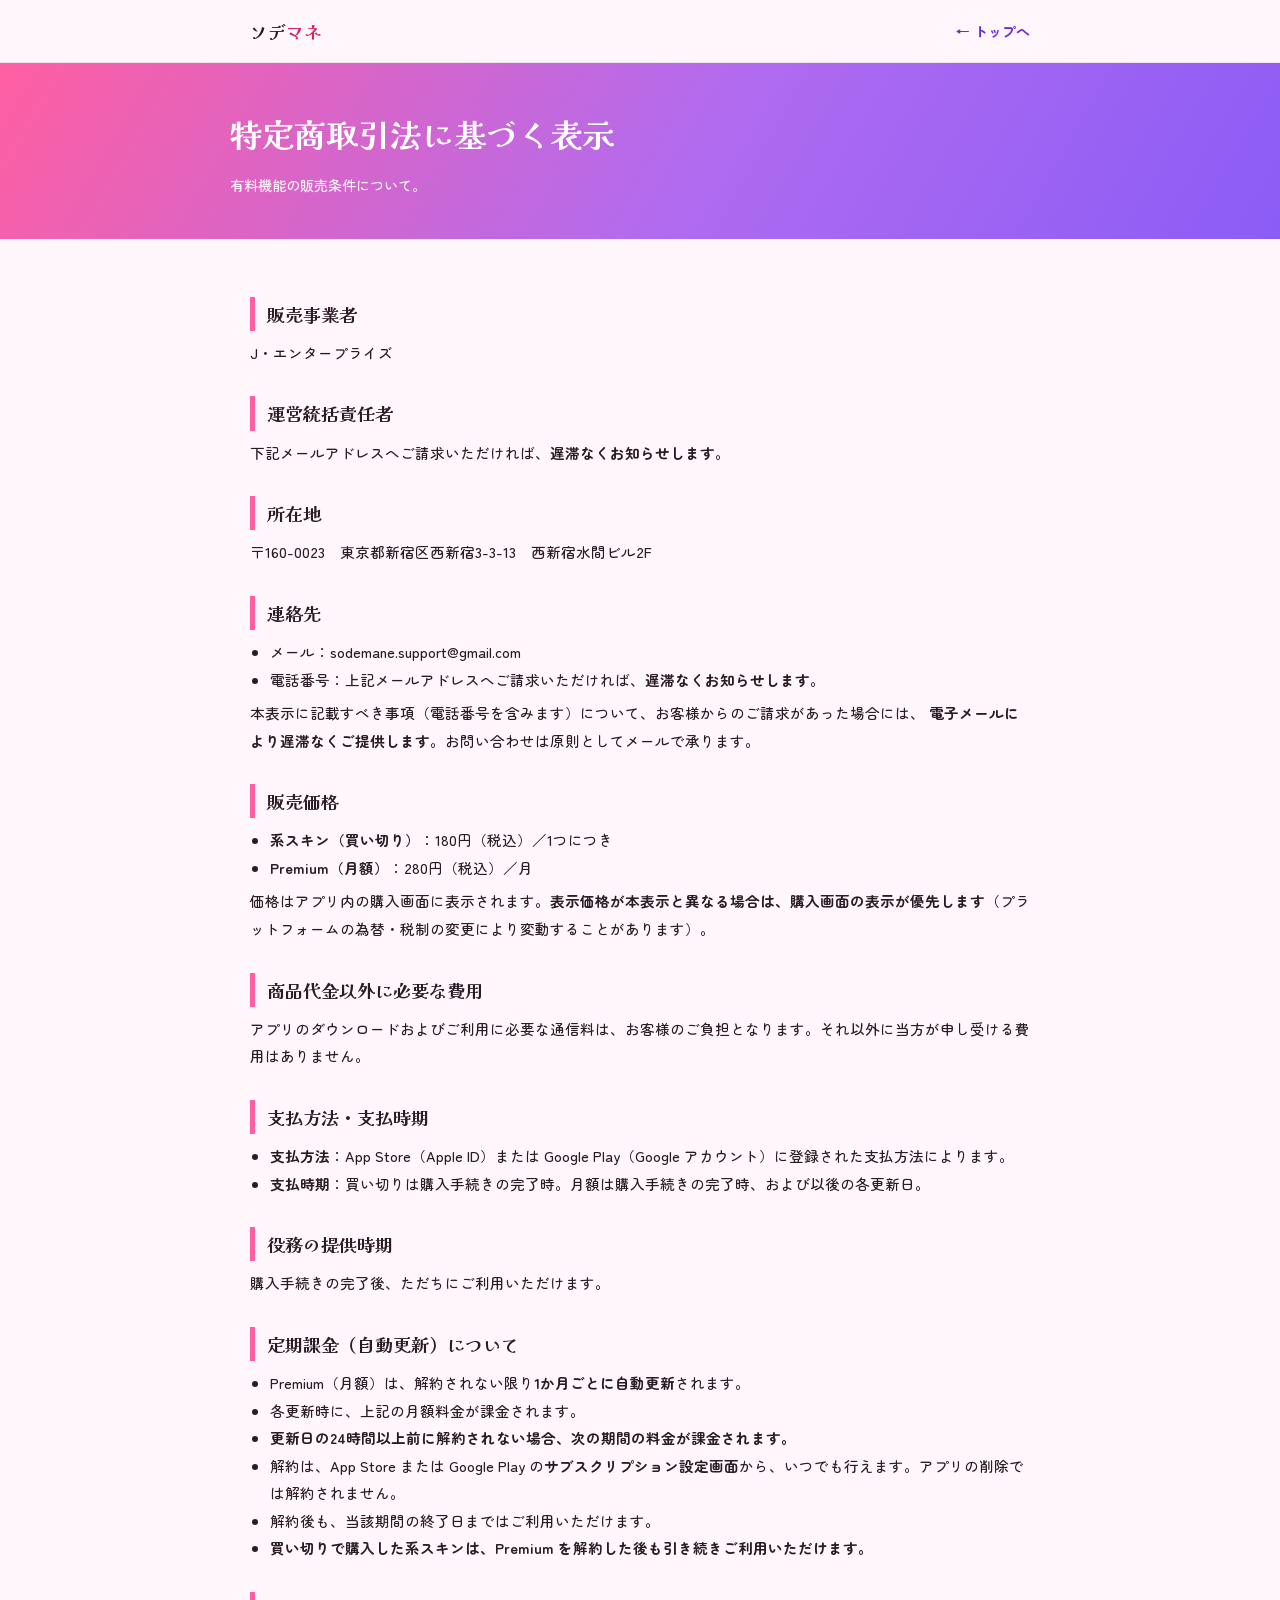
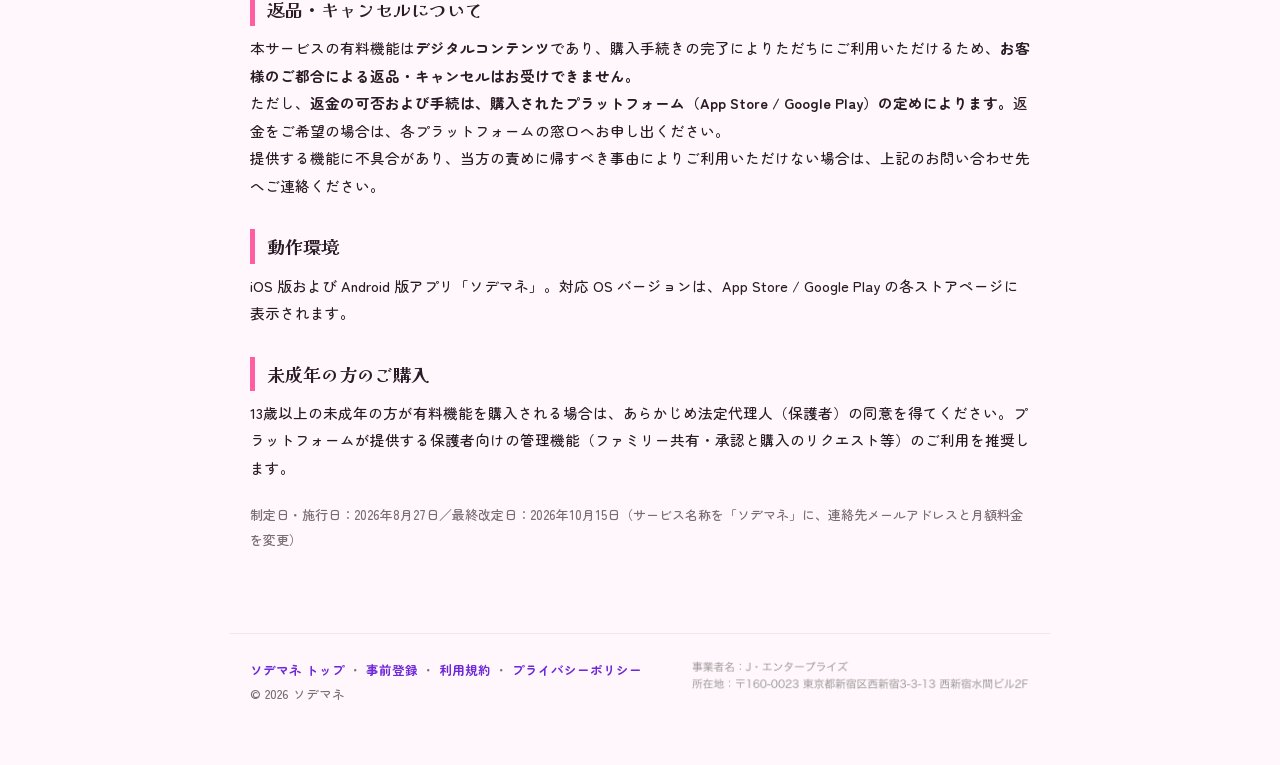
<file: tokushoho.html>
<!DOCTYPE html>
<!-- tenant: internal / distribution: public(予定) -->
<!-- ▼2026-08-20 新規作成: 有料機能（系スキン買い切り / Premium月額）の提供開始に伴い、特商法11条の表示として新設。
     ★価格は本文の「販売価格」節が正本＝**このコメントには金額を書かない**。
       新設時はここにも金額を書いており、その後の改定で本文だけが直って、ここは腐ったまま残った。
       改定の系譜は実装 repo の lib/domain/entitlement.dart 側に置く。
     ▼2026-08-20: 電話番号=消費者庁ガイドQ17の請求時開示方式を採用（施行規則25条1項で規則23条1号は省略可の範囲）。
     運営統括責任者=氏名を画像で掲載（2026-06-10 法務レビューの「画像化=検索非掲載」設計）。所在地=新宿（ASC 登録住所）。
     ★残る未決: 利用規約 第14条の管轄が長野地裁松本支部のまま。
     ★記入前に push しない（GitHub Pages は push で公開される）。
     旧: 法務レビュー反映済(2026-06-10): 第32条事業者情報(画像化=検索非掲載)・未成年条項本文化・安全管理措置請求対応・将来取得記述削除・削除請求明示。事業者=J・エンタープライズ/代表者・所在地は画像(assets/jigyosha-info_*.png)・テキスト非掲載/sodemane.support@gmail.com。施行日=2026-08-05（2026-08-05 確定）。Phase1ローンチ時点の内容。 -->
<!-- ▼2026-08-04: サービス名を現行の「ソデマネ」に統一（経緯=oshikatsu-app `docs/spec/decisions.md` ADR-002）。当時は施行前だったため「改定」ではなく施行前ドラフトの表記統一。取得する情報・利用目的・第三者提供・保管方法・事業者（J・エンタープライズ）・連絡先に変更なし。 -->
<!-- ▼2026-08-05: 版を一本化し施行日を確定（制定 2026-06-10／改定・施行 2026-08-05）。従来 vault 側にのみ存在した 2026-06-14 追補（利用者画像・共有・組込スキンIP）を本ファイルへ統合し、**LP repo を唯一の正本**とした（.claude/rules/oshikatsu-lp.md 準拠・vault はスナップショットへ戻す）。★同一日付「2026年6月10日」を名乗る異内容2版が併存する状態を解消するのが目的＝どの版を表示したかの立証（民法548条の2第1項）を崩さないため。★本改定時点で**組入れ（民法548条の2第1項）が成立した相手方は存在しない**＝(a)改定前の版は施行日が未確定（「施行日は公開日に更新」）で施行に至っておらず、(b)事前登録フォームに規約への同意導線が無い（LP index.html の全36コミットでチェックボックス0件）ため同項1号の合意も2号の事前表示も存在しない。したがって民法548条の4の「変更」に当たらず第13条の7日前周知は不要。※ページ自体は 2026-08-04 時点で到達可能（noindex）だが、到達可能性は施行・組入れとは別。 -->
<!-- ▼2026-10-19: 運営統括責任者の氏名と事業者情報の代表者名を外した（ユーザー裁定・個人情報の悪用を避けるため）。運営統括責任者は電話番号と同じ請求時開示の形（本文「ご請求があった場合には電子メールにより遅滞なくご提供」）。旧画像は削除。 -->
<html lang="ja">
<head>
<meta charset="utf-8">
<meta name="viewport" content="width=device-width, initial-scale=1, viewport-fit=cover">
<title>特定商取引法に基づく表示｜ソデマネ</title>
<meta name="description" content="ソデマネの特定商取引法に基づく表示。有料機能（系スキン買い切り・Premium 月額）の販売条件。">
<meta name="robots" content="noindex">
<link rel="icon" href="assets/favicon.ico" sizes="any">
<link rel="icon" type="image/png" sizes="32x32" href="assets/favicon-32.png">
<link rel="apple-touch-icon" sizes="180x180" href="assets/apple-touch-icon-180.png">
<meta name="theme-color" content="#ff5fa2">
<link rel="preconnect" href="https://fonts.googleapis.com">
<link rel="preconnect" href="https://fonts.gstatic.com" crossorigin>
<link href="https://fonts.googleapis.com/css2?family=Zen+Maru+Gothic:wght@500;700&family=Kaisei+Decol:wght@700&display=swap" rel="stylesheet">
<style>
  :root{--pink:#ff5fa2;--pink-d:#d61f69;--purple:#8b5cf6;--purple-d:#6d28d9;--mint:#34d399;--cream:#fff7fb;--ink:#2b1b26;--mute:#7a6b74;--line:#f3e3ec;--grad:linear-gradient(120deg,#ff5fa2 0%,#b06bf0 55%,#8b5cf6 100%)}
  *{box-sizing:border-box;margin:0;padding:0}
  body{font-family:"Zen Maru Gothic",system-ui,-apple-system,"Hiragino Maru Gothic ProN",sans-serif;color:var(--ink);background:var(--cream);line-height:1.9;font-weight:500}
  .topbar{background:rgba(255,247,251,.92);backdrop-filter:blur(10px);border-bottom:1px solid var(--line);position:sticky;top:0;z-index:5}
  .topbar .in{max-width:820px;margin:0 auto;padding:14px 20px;display:flex;align-items:center;justify-content:space-between}
  .brand{font-family:"Kaisei Decol",serif;font-weight:700;font-size:18px}
  .brand .pk{color:var(--pink-d)}
  .topbar a{color:var(--purple-d);font-weight:700;font-size:14px;text-decoration:none}
  header{background:var(--grad);color:#fff;padding:40px 20px}
  header .in{max-width:820px;margin:0 auto}
  header h1{font-family:"Kaisei Decol",serif;font-weight:700;font-size:clamp(24px,5vw,32px)}
  header p{opacity:.95;margin-top:8px;font-size:14px}
  main{max-width:820px;margin:0 auto;padding:28px 20px 80px}
  .note-draft{background:#fff7ed;border:1px solid #fed7aa;border-radius:12px;padding:12px 16px;font-size:13px;color:#9a3412;margin-bottom:22px}
  .lead{background:#fff;border:1px solid var(--line);border-radius:14px;padding:18px 20px;font-size:14.5px}
  h2{font-family:"Kaisei Decol",serif;font-weight:700;font-size:18px;margin:30px 0 8px;padding-left:12px;border-left:5px solid var(--pink)}
  p,li{font-size:14.5px}
  ol.sec{list-style:none;counter-reset:s;padding:0}
  section.item{margin:22px 0}
  ul{margin:6px 0 6px 20px}
  .ph{background:#fff0f6;border-bottom:1px dashed var(--pink);color:var(--pink-d);font-weight:700;padding:0 4px;border-radius:3px}
  .callout{background:#f0fdf4;border:1px solid #bbf7d0;border-radius:12px;padding:14px 16px;margin:14px 0;font-size:14px}
  .callout b{color:#15803d}
  footer{border-top:1px solid var(--line);max-width:820px;margin:0 auto;padding:24px 20px 60px;font-size:12.5px;color:var(--mute)}
  footer a{color:var(--purple-d);font-weight:700;text-decoration:none}
  .updated{font-size:13px;color:var(--mute);margin-top:6px}
</style>
<!-- Google アナリティクス（2026-10-24・LP のアクセス解析。Google シグナル・広告のパーソナライズはオフ。説明は privacy.html 第4条・第6条） -->
<script async src="https://www.googletagmanager.com/gtag/js?id=G-Q0PJHQH75B"></script>
<script>
  window.dataLayer = window.dataLayer || [];
  function gtag(){dataLayer.push(arguments);}
  gtag('js', new Date());
  gtag('config', 'G-Q0PJHQH75B', { allow_google_signals: false, allow_ad_personalization_signals: false });
</script>
</head>
<body>
<div class="topbar"><div class="in">
  <span class="brand">ソデ<span class="pk">マネ</span></span>
  <a href="index.html">← トップへ</a>
</div></div>

<header><div class="in">
  <h1>特定商取引法に基づく表示</h1>
  <p>有料機能の販売条件について。</p>
</div></header>

<main>

  <section class="item"><h2>販売事業者</h2>
    <p>J・エンタープライズ</p>
  </section>

  <section class="item"><h2>運営統括責任者</h2>
    <p>下記メールアドレスへご請求いただければ、<strong>遅滞なくお知らせします</strong>。</p>
  </section>

  <section class="item"><h2>所在地</h2>
    <p>〒160-0023　東京都新宿区西新宿3-3-13　西新宿水間ビル2F</p>
  </section>

  <section class="item"><h2>連絡先</h2>
    <ul>
      <li>メール：sodemane.support@gmail.com</li>
      <li>電話番号：上記メールアドレスへご請求いただければ、<strong>遅滞なくお知らせします</strong>。</li>
    </ul>
    <p>本表示に記載すべき事項（電話番号を含みます）について、お客様からのご請求があった場合には、
    <strong>電子メールにより遅滞なくご提供します</strong>。お問い合わせは原則としてメールで承ります。</p>
  </section>

  <section class="item"><h2>販売価格</h2>
    <ul>
      <li><strong>系スキン（買い切り）</strong>：180円（税込）／1つにつき</li>
      <li><strong>Premium（月額）</strong>：280円（税込）／月</li>
    </ul>
    <p>価格はアプリ内の購入画面に表示されます。<strong>表示価格が本表示と異なる場合は、購入画面の表示が優先します</strong>（プラットフォームの為替・税制の変更により変動することがあります）。</p>
  </section>

  <section class="item"><h2>商品代金以外に必要な費用</h2>
    <p>アプリのダウンロードおよびご利用に必要な通信料は、お客様のご負担となります。それ以外に当方が申し受ける費用はありません。</p>
  </section>

  <section class="item"><h2>支払方法・支払時期</h2>
    <ul>
      <li><strong>支払方法</strong>：App Store（Apple ID）または Google Play（Google アカウント）に登録された支払方法によります。</li>
      <li><strong>支払時期</strong>：買い切りは購入手続きの完了時。月額は購入手続きの完了時、および以後の各更新日。</li>
    </ul>
  </section>

  <section class="item"><h2>役務の提供時期</h2>
    <p>購入手続きの完了後、ただちにご利用いただけます。</p>
  </section>

  <section class="item"><h2>定期課金（自動更新）について</h2>
    <ul>
      <li>Premium（月額）は、解約されない限り<strong>1か月ごとに自動更新</strong>されます。</li>
      <li>各更新時に、上記の月額料金が課金されます。</li>
      <li><strong>更新日の24時間以上前に解約されない場合、次の期間の料金が課金されます。</strong></li>
      <li>解約は、App Store または Google Play の<strong>サブスクリプション設定画面</strong>から、いつでも行えます。アプリの削除では解約されません。</li>
      <li>解約後も、当該期間の終了日まではご利用いただけます。</li>
      <li><strong>買い切りで購入した系スキンは、Premium を解約した後も引き続きご利用いただけます。</strong></li>
    </ul>
  </section>

  <section class="item"><h2>返品・キャンセルについて</h2>
    <p>本サービスの有料機能は<strong>デジタルコンテンツ</strong>であり、購入手続きの完了によりただちにご利用いただけるため、<strong>お客様のご都合による返品・キャンセルはお受けできません。</strong></p>
    <p>ただし、<strong>返金の可否および手続は、購入されたプラットフォーム（App Store / Google Play）の定めによります。</strong>返金をご希望の場合は、各プラットフォームの窓口へお申し出ください。</p>
    <p>提供する機能に不具合があり、当方の責めに帰すべき事由によりご利用いただけない場合は、上記のお問い合わせ先へご連絡ください。</p>
  </section>

  <section class="item"><h2>動作環境</h2>
    <p>iOS 版および Android 版アプリ「ソデマネ」。対応 OS バージョンは、App Store / Google Play の各ストアページに表示されます。</p>
  </section>

  <section class="item"><h2>未成年の方のご購入</h2>
    <p>13歳以上の未成年の方が有料機能を購入される場合は、あらかじめ法定代理人（保護者）の同意を得てください。プラットフォームが提供する保護者向けの管理機能（ファミリー共有・承認と購入のリクエスト等）のご利用を推奨します。</p>
  </section>

  <p class="updated">制定日・施行日：2026年8月27日／最終改定日：2026年10月15日（サービス名称を「ソデマネ」に、連絡先メールアドレスと月額料金を変更）</p>
</main>

<footer style="display:flex;justify-content:space-between;align-items:flex-start;gap:16px;flex-wrap:wrap">
  <div>
    <a href="index.html">ソデマネ トップ</a> ・ <a href="index.html#register">事前登録</a> ・ <a href="terms.html">利用規約</a> ・ <a href="privacy.html">プライバシーポリシー</a><br>
    © 2026 ソデマネ
  </div>
  <div style="text-align:right">
    <img src="assets/jigyosha-info_20261019_noname.png" alt="事業者情報（事業者名・所在地。テキストでの開示をご希望の場合はお問い合わせ窓口へご請求ください）" style="width:340px;max-width:100%;height:auto;opacity:.85">
  </div>
</footer>
</body>
</html>
</file>
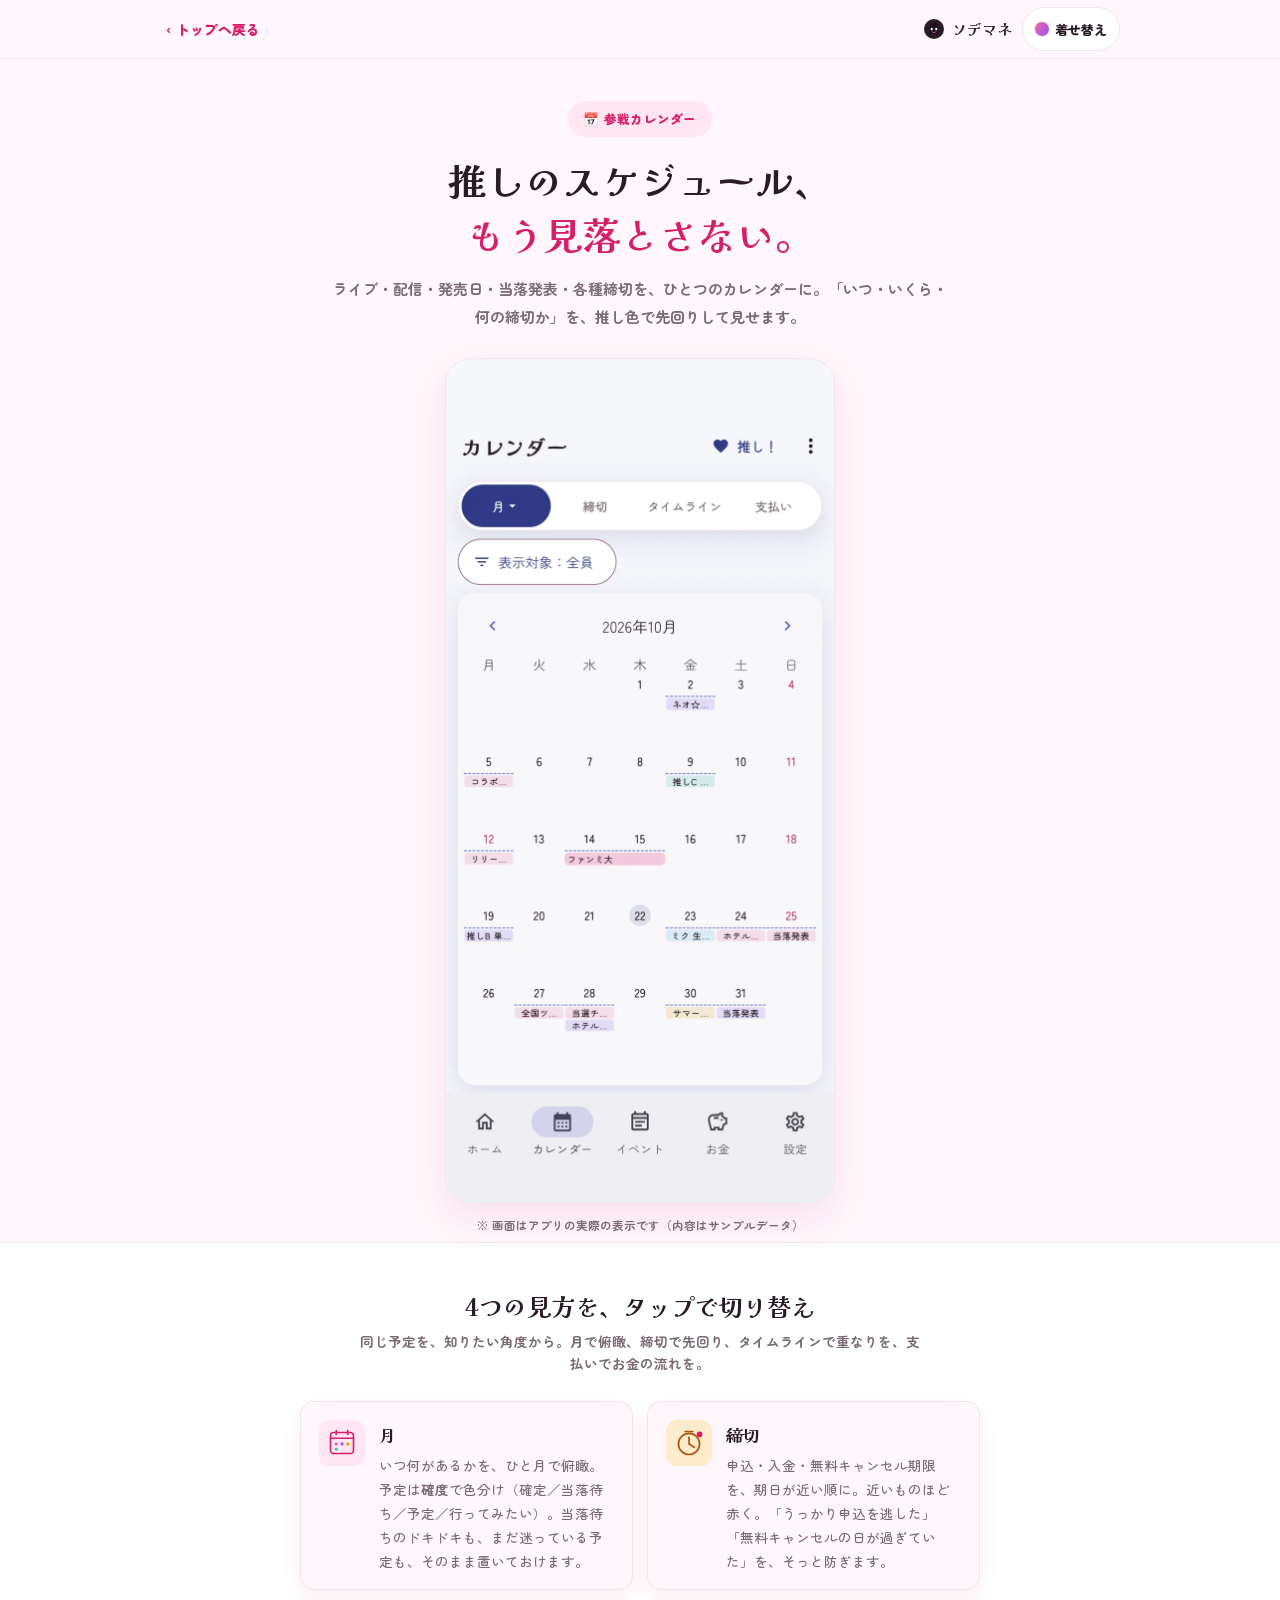
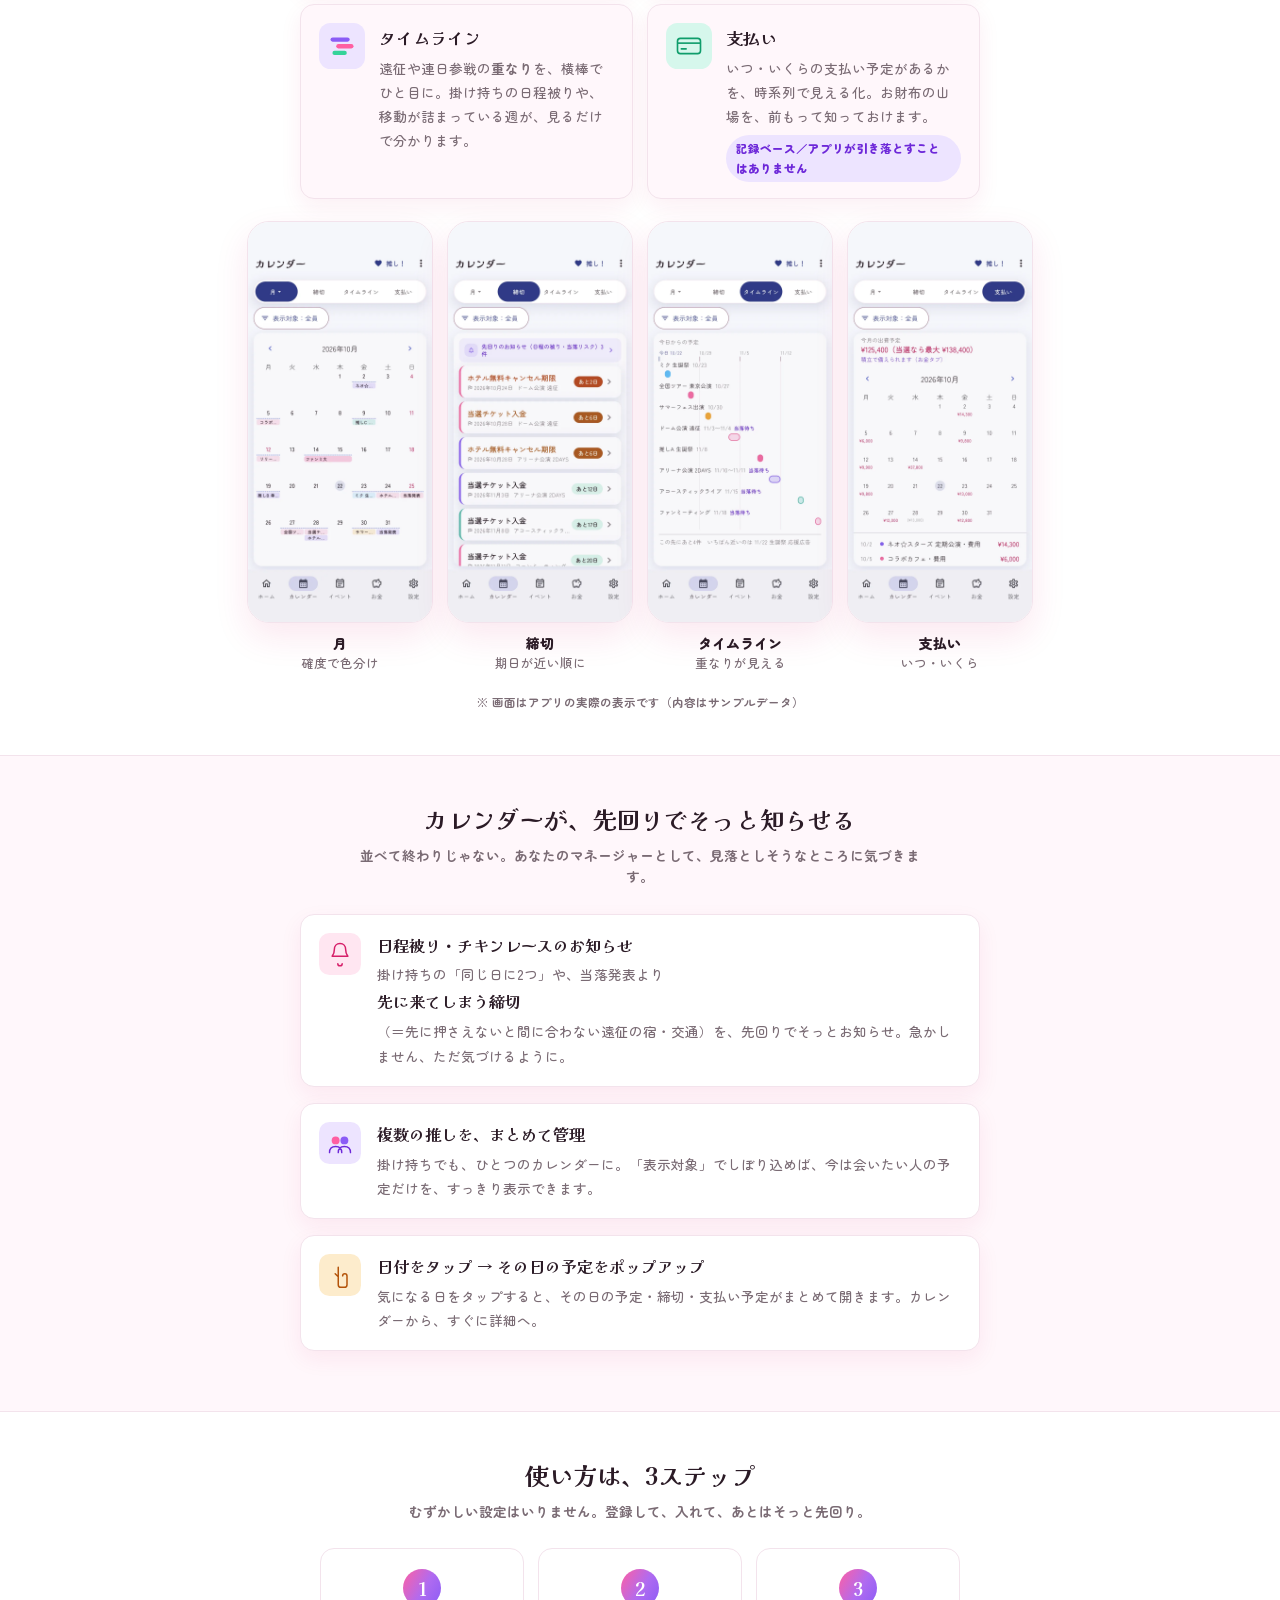
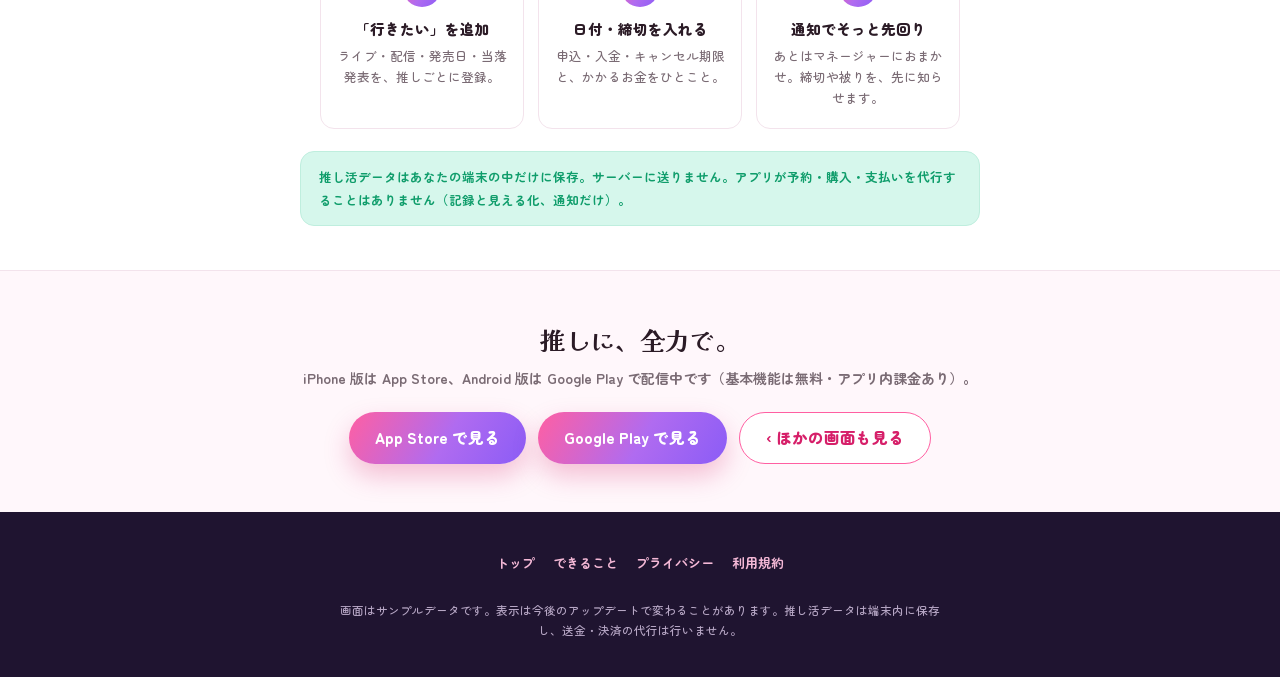
<file: features/calendar.html>
<!DOCTYPE html>
<html lang="ja">
<head>
<meta charset="utf-8">
<meta name="viewport" content="width=device-width, initial-scale=1, viewport-fit=cover">
<title>参戦カレンダー｜ソデマネ</title>
<meta name="description" content="ライブ・配信・発売日・当落発表・各種締切をひとつのカレンダーに。月／締切／タイムライン／支払いの4つの見方で、推しのスケジュールを先回り。ソデマネの参戦カレンダー機能。">
<link rel="icon" href="../assets/favicon.ico" sizes="any">
<link rel="apple-touch-icon" sizes="180x180" href="../assets/apple-touch-icon-180.png">
<meta name="theme-color" content="#ff5fa2">
<meta property="og:type" content="website">
<meta property="og:title" content="参戦カレンダー｜ソデマネ">
<meta property="og:description" content="ライブ・配信・当落発表・各種締切をひとつに。月／締切／タイムライン／支払いの4つの見方で先回り。">
<meta property="og:url" content="https://sodemane.github.io/features/calendar.html">
<meta property="og:image" content="https://sodemane.github.io/assets/og-image_1200x630_20261023.png">
<link rel="preconnect" href="https://fonts.googleapis.com">
<link rel="preconnect" href="https://fonts.gstatic.com" crossorigin>
<link href="https://fonts.googleapis.com/css2?family=Zen+Maru+Gothic:wght@500;700;900&family=Kaisei+Decol:wght@700&display=swap" rel="stylesheet">
<style>
:root{
  --oshi-pink:#ff5fa2; --oshi-pink-deep:#d61f69; --purple:#8b5cf6; --purple-deep:#6d28d9;
  --gold:#f59e0b; --gold-ink:#b45309; --mint:#34d399; --mint-ink:#0f9d6b;
  --cream:#fff7fb; --white:#ffffff; --ink:#2b1b26; --ink-muted:#7a6b74; --line:#f3e3ec;
  --pink-soft:#ffe6f1; --purple-soft:#ede4ff; --gold-soft:#fdeccc; --mint-soft:#d6f7ec;
  --grad-primary:linear-gradient(120deg,#ff5fa2 0%,#b06bf0 55%,#8b5cf6 100%);
  --font-body:"Zen Maru Gothic",system-ui,-apple-system,sans-serif;
  --font-display:"Kaisei Decol","Zen Maru Gothic",serif;
  --r-sm:8px; --r-md:14px; --r-lg:22px; --r-pill:99px;
  --sh-card:0 8px 22px rgba(214,31,105,.07);
  --sh-cta:0 12px 26px rgba(214,31,105,.26);
  --ease:cubic-bezier(.22,.61,.36,1);
}
*{box-sizing:border-box}
html{scroll-behavior:smooth}
body{margin:0;background:var(--cream);color:var(--ink);font-family:var(--font-body);font-weight:500;
  -webkit-font-smoothing:antialiased;line-height:1.6}
a{color:inherit}
.wrap{width:100%;max-width:1000px;margin:0 auto;padding:0 20px}

/* ---- top bar ---- */
.topbar{position:sticky;top:0;z-index:20;background:rgba(255,247,251,.92);backdrop-filter:blur(10px);
  border-bottom:1px solid var(--line)}
.topbar .in{display:flex;align-items:center;justify-content:space-between;height:58px}
.back{display:inline-flex;align-items:center;gap:7px;font-weight:800;font-size:14px;color:var(--oshi-pink-deep);
  text-decoration:none;min-height:44px;padding:0 6px}
.brand{display:flex;align-items:center;gap:8px;font-family:var(--font-display);font-weight:700;font-size:15px;color:var(--ink)}

/* ---- buttons ---- */
.btn{display:inline-flex;align-items:center;justify-content:center;gap:8px;cursor:pointer;text-decoration:none;
  font-family:var(--font-body);font-weight:900;border:none;border-radius:var(--r-pill);min-height:52px;
  padding:0 26px;font-size:15.5px;transition:transform .16s var(--ease)}
.btn-primary{background:var(--grad-primary);color:#fff;box-shadow:var(--sh-cta)}
.btn-ghost{background:#fff;color:var(--oshi-pink-deep);border:1.5px solid var(--oshi-pink)}
.btn-sm{min-height:44px;padding:0 18px;font-size:14px}
@media(hover:hover){.btn:hover{transform:translateY(-2px)}}
.btn:active{transform:translateY(0)}

/* ---- hero ---- */
.hero{padding:42px 0 8px;text-align:center}
.eyebrow{display:inline-flex;align-items:center;gap:7px;background:var(--pink-soft);color:var(--oshi-pink-deep);
  font-weight:900;font-size:12.5px;padding:8px 15px;border-radius:var(--r-pill);letter-spacing:.02em}
.hero h1{font-family:var(--font-display);font-weight:700;font-size:30px;line-height:1.42;margin:16px 0 0;
  letter-spacing:.01em}
.hero h1 .pk{color:var(--oshi-pink-deep)}
.hero .lead{font-size:15px;line-height:1.9;color:var(--ink-muted);margin:14px auto 0;max-width:620px;font-weight:700}
@media(min-width:760px){.hero h1{font-size:38px}}

/* ---- hero phone + side ---- */
.showcase{display:flex;gap:34px;justify-content:center;align-items:center;flex-wrap:wrap;margin-top:26px}
.mock-vp{width:300px;max-width:84vw;overflow:hidden;border-radius:26px;margin:0 auto}
@media(min-width:760px){.mock-vp{width:360px;max-width:none}}
.mock-if{width:392px;height:900px;border:0;display:block;transform-origin:top left}
.note-dev{text-align:center;font-size:11.5px;font-weight:700;color:var(--ink-muted);margin:12px 0 0}

/* ---- sections ---- */
.sec{padding:44px 0}
.sec.white{background:#fff;border-top:1px solid var(--line);border-bottom:1px solid var(--line)}
.sec h2{font-family:var(--font-display);font-weight:700;font-size:24px;text-align:center;margin:0 0 6px}
.sec .sub{text-align:center;color:var(--ink-muted);font-weight:700;font-size:13.5px;margin:0 auto 26px;max-width:560px}

/* ---- 4 views grid ---- */
.views{display:grid;grid-template-columns:1fr;gap:14px;max-width:680px;margin:0 auto}
@media(min-width:680px){.views{grid-template-columns:1fr 1fr}}
.view{background:#fff;border:1px solid var(--line);border-radius:var(--r-md);box-shadow:var(--sh-card);
  padding:18px 18px 16px;display:flex;gap:14px;align-items:flex-start}
.sec.white .view{background:var(--cream)}
.view .vi{flex:0 0 auto;width:46px;height:46px}
.cal-gallery{display:flex;gap:14px;overflow-x:auto;padding:22px 4px 8px;scroll-snap-type:x mandatory;-webkit-overflow-scrolling:touch}
@media(min-width:900px){.cal-gallery{justify-content:center;flex-wrap:wrap;overflow:visible}}
.cal-gallery figure{flex:0 0 auto;width:186px;margin:0;scroll-snap-align:center;text-align:center}
.cal-gallery img{width:100%;border-radius:22px;border:1px solid var(--line);box-shadow:0 14px 34px rgba(214,31,105,.10);display:block}
.cal-gallery figcaption{margin-top:10px;font-size:12.5px;color:var(--ink-muted);line-height:1.5}
.cal-gallery figcaption b{display:block;font-size:14px;color:var(--ink);font-weight:900}
.view .vt{font-family:var(--font-display);font-weight:700;font-size:17px;color:var(--ink);margin:1px 0 5px}
.view p{font-size:13.5px;line-height:1.78;color:var(--ink-muted);margin:0;font-weight:500}
.view .pin-hint{display:inline-block;margin-top:7px;font-size:11.5px;font-weight:800;color:var(--purple-deep);
  background:var(--purple-soft);border-radius:var(--r-pill);padding:3px 10px}

/* ---- feature rows (お知らせ / 複数推し / タップ) ---- */
.frow{display:flex;gap:16px;align-items:flex-start;max-width:680px;margin:0 auto 16px;
  background:#fff;border:1px solid var(--line);border-radius:var(--r-md);box-shadow:var(--sh-card);padding:18px}
.frow .fi{flex:0 0 auto;width:42px;height:42px}
.frow b{display:block;font-family:var(--font-display);font-weight:700;font-size:16px;color:var(--ink);margin-bottom:4px}
.frow p{margin:0;font-size:13.5px;line-height:1.8;color:var(--ink-muted);font-weight:500}

/* ---- 3 steps ---- */
.steps{display:grid;grid-template-columns:1fr;gap:14px;max-width:640px;margin:0 auto}
@media(min-width:680px){.steps{grid-template-columns:repeat(3,1fr)}}
.step{background:var(--cream);border:1px solid var(--line);border-radius:var(--r-md);padding:20px 16px;text-align:center}
.sec.white .step{background:#fff}
.step .n{display:inline-grid;place-items:center;width:38px;height:38px;border-radius:99px;
  background:var(--grad-primary);color:#fff;font-family:var(--font-display);font-weight:700;font-size:18px;margin-bottom:10px}
.step b{display:block;font-weight:900;font-size:14.5px;color:var(--ink);margin-bottom:4px}
.step p{margin:0;font-size:12.5px;line-height:1.7;color:var(--ink-muted);font-weight:500}

/* ---- honesty callout ---- */
.honest{max-width:680px;margin:22px auto 0;background:var(--mint-soft);border:1px solid #bfeede;
  border-radius:var(--r-md);padding:14px 18px;font-size:12.5px;font-weight:700;color:var(--mint-ink);line-height:1.8}

/* ---- final CTA ---- */
.cta{text-align:center;padding:48px 0}
.cta h2{font-family:var(--font-display);font-weight:700;font-size:25px;margin:0 0 8px}
.cta p{color:var(--ink-muted);font-weight:700;font-size:14px;margin:0 0 22px}
.cta .row{display:flex;gap:12px;justify-content:center;flex-wrap:wrap}

/* ---- footer ---- */
footer{background:#1f1430;color:#e9def0;padding:30px 0 36px;text-align:center}
footer .links{display:flex;gap:18px;justify-content:center;flex-wrap:wrap;margin-bottom:14px}
footer a{color:#f4b8d6;text-decoration:none;font-weight:700;font-size:13px;min-height:44px;display:inline-flex;align-items:center}
footer .fine{font-size:11.5px;color:#b6a6c4;line-height:1.8;font-weight:500;max-width:620px;margin:0 auto}
</style>
<!-- Google アナリティクス（2026-10-24・LP のアクセス解析。Google シグナル・広告のパーソナライズはオフ。説明は privacy.html 第4条・第6条） -->
<script async src="https://www.googletagmanager.com/gtag/js?id=G-Q0PJHQH75B"></script>
<script>
  window.dataLayer = window.dataLayer || [];
  function gtag(){dataLayer.push(arguments);}
  gtag('js', new Date());
  gtag('config', 'G-Q0PJHQH75B', { allow_google_signals: false, allow_ad_personalization_signals: false });
  // App Store へのクリック計測（2026-11-04・index と同じ store_click）。label は 押された場所:ct
  document.addEventListener('click', function(e){
    var a = e.target && e.target.closest ? e.target.closest('a[href*="apps.apple.com"], a[href*="play.google.com"]') : null;
    if(a) gtag('event', 'store_click', { label: 'feature_' + location.pathname.split('/').pop().replace('.html', '') + (a.href.indexOf('play.google.com') >= 0 ? ':play' : ':lp') });
  });
</script>
<!-- 着せ替え（トップで選んだ系スキンを引き継ぐ・tools/make_kei_sub.py の生成物） -->
<link rel="stylesheet" href="../assets/kei-sub.css">
<script src="../assets/kei-sub.js"></script>
</head>
<body>

<!-- ===== inline SVG sprite ===== -->
<svg width="0" height="0" style="position:absolute" aria-hidden="true">
  <defs>
    <linearGradient id="g" x1="0" y1="0" x2="1" y2="1">
      <stop offset="0" stop-color="#ff5fa2"></stop><stop offset=".55" stop-color="#b06bf0"></stop><stop offset="1" stop-color="#8b5cf6"></stop>
    </linearGradient>
  </defs>
  <!-- view: 月 -->
  <symbol id="v-month" viewBox="0 0 96 96">
    <rect width="96" height="96" rx="24" fill="#ffe6f1"></rect>
    <rect x="24" y="26" width="48" height="44" rx="7" fill="none" stroke="#d61f69" stroke-width="3.4"></rect>
    <path d="M24 38h48M36 22v8M60 22v8" stroke="#d61f69" stroke-width="3.4" stroke-linecap="round"></path>
    <circle cx="36" cy="50" r="3.4" fill="#ff5fa2"></circle><circle cx="48" cy="50" r="3.4" fill="#8b5cf6"></circle>
    <circle cx="60" cy="50" r="3.4" fill="#f59e0b"></circle><circle cx="36" cy="61" r="3.4" fill="#34d399"></circle>
  </symbol>
  <!-- view: 締切 -->
  <symbol id="v-deadline" viewBox="0 0 96 96">
    <rect width="96" height="96" rx="24" fill="#fdeccc"></rect>
    <circle cx="48" cy="50" r="22" fill="none" stroke="#b45309" stroke-width="3.6"></circle>
    <path d="M48 50V36M48 50l11 7" stroke="#b45309" stroke-width="3.6" stroke-linecap="round"></path>
    <path d="M40 24h16" stroke="#b45309" stroke-width="3.6" stroke-linecap="round"></path>
    <circle cx="70" cy="30" r="6" fill="#d61f69"></circle>
  </symbol>
  <!-- view: タイムライン -->
  <symbol id="v-timeline" viewBox="0 0 96 96">
    <rect width="96" height="96" rx="24" fill="#ede4ff"></rect>
    <rect x="24" y="30" width="40" height="9" rx="4.5" fill="#8b5cf6"></rect>
    <rect x="36" y="44" width="36" height="9" rx="4.5" fill="#ff5fa2"></rect>
    <rect x="28" y="58" width="30" height="9" rx="4.5" fill="#34d399"></rect>
  </symbol>
  <!-- view: 支払い -->
  <symbol id="v-pay" viewBox="0 0 96 96">
    <rect width="96" height="96" rx="24" fill="#d6f7ec"></rect>
    <rect x="24" y="32" width="48" height="32" rx="6" fill="none" stroke="#0f9d6b" stroke-width="3.4"></rect>
    <path d="M24 42h48" stroke="#0f9d6b" stroke-width="3.4"></path>
    <path d="M32 54h10" stroke="#0f9d6b" stroke-width="3.4" stroke-linecap="round"></path>
  </symbol>
  <!-- お知らせ（黒子） -->
  <symbol id="f-bell" viewBox="0 0 96 96">
    <rect width="96" height="96" rx="24" fill="#ffe6f1"></rect>
    <path d="M48 24c-8 0-13 6-13 14 0 9-3 12-5 15h36c-2-3-5-6-5-15 0-8-5-14-13-14z" fill="none" stroke="#d61f69" stroke-width="3.4" stroke-linejoin="round"></path>
    <path d="M43 70a5 5 0 0010 0" stroke="#d61f69" stroke-width="3.4" stroke-linecap="round" fill="none"></path>
  </symbol>
  <!-- 複数推し -->
  <symbol id="f-multi" viewBox="0 0 96 96">
    <rect width="96" height="96" rx="24" fill="#ede4ff"></rect>
    <circle cx="38" cy="42" r="9" fill="#ff5fa2"></circle>
    <circle cx="58" cy="42" r="9" fill="#8b5cf6"></circle>
    <path d="M24 70c0-9 6-14 14-14s14 5 14 14M44 70c0-9 6-14 14-14s14 5 14 14" fill="none" stroke="#6d28d9" stroke-width="3.2" stroke-linecap="round"></path>
  </symbol>
  <!-- タップ -->
  <symbol id="f-tap" viewBox="0 0 96 96">
    <rect width="96" height="96" rx="24" fill="#fdeccc"></rect>
    <path d="M44 30v22M44 52l-7-7M44 52v18a6 6 0 006 6h8a6 6 0 006-6V50a5 5 0 00-10 0" fill="none" stroke="#b45309" stroke-width="3.4" stroke-linecap="round" stroke-linejoin="round"></path>
  </symbol>
  <symbol id="kuroko" viewBox="0 0 40 40">
    <circle cx="20" cy="20" r="20" fill="#2b1b26"></circle>
    <path d="M20 8c-6 0-9 4-9 10 0 5 0 9 0 12h18c0-3 0-7 0-12 0-6-3-10-9-10z" fill="#1c1020"></path>
    <ellipse cx="15.5" cy="20" rx="2.1" ry="2.6" fill="#fff"></ellipse>
    <ellipse cx="24.5" cy="20" rx="2.1" ry="2.6" fill="#fff"></ellipse>
    <path d="M16 26q4 3 8 0" stroke="#ff5fa2" stroke-width="1.6" fill="none" stroke-linecap="round"></path>
  </symbol>
</svg>

<!-- ===== top bar ===== -->
<div class="topbar"><div class="wrap in">
  <a class="back" href="../index.html#screens">‹ トップへ戻る</a>
  <span class="brand"><svg width="20" height="20"><use href="#kuroko"></use></svg>ソデマネ</span>
</div></div>

<!-- ===== hero ===== -->
<header class="hero"><div class="wrap">
  <span class="eyebrow">📅 参戦カレンダー</span>
  <h1>推しのスケジュール、<br><span class="pk">もう見落とさない。</span></h1>
  <p class="lead">ライブ・配信・発売日・当落発表・各種締切を、ひとつのカレンダーに。「いつ・いくら・何の締切か」を、推し色で先回りして見せます。</p>
  <div class="showcase">
    <div>
      <img src="../assets/screens/app-calendar.webp" alt="参戦カレンダーの実際の画面" loading="lazy" style="width:100%;max-width:390px;border-radius:26px;border:1px solid #f3e3ec;box-shadow:0 14px 34px rgba(214,31,105,.10);display:block;margin:0 auto">
      <p class="note-dev">※ 画面はアプリの実際の表示です（内容はサンプルデータ）</p>
    </div>
  </div>
</div></header>

<!-- ===== 4 views ===== -->
<section class="sec white"><div class="wrap">
  <h2>4つの見方を、タップで切り替え</h2>
  <p class="sub">同じ予定を、知りたい角度から。月で俯瞰、締切で先回り、タイムラインで重なりを、支払いでお金の流れを。</p>
  <div class="views">
    <div class="view">
      <svg class="vi"><use href="#v-month"></use></svg>
      <div><div class="vt">月</div>
        <p>いつ何があるかを、ひと月で俯瞰。予定は<b>確度</b>で色分け（確定／当落待ち／予定／行ってみたい）。当落待ちのドキドキも、まだ迷っている予定も、そのまま置いておけます。</p>
      </div>
    </div>
    <div class="view">
      <svg class="vi"><use href="#v-deadline"></use></svg>
      <div><div class="vt">締切</div>
        <p>申込・入金・無料キャンセル期限を、期日が近い順に。近いものほど赤く。「うっかり申込を逃した」「無料キャンセルの日が過ぎていた」を、そっと防ぎます。</p>
      </div>
    </div>
    <div class="view">
      <svg class="vi"><use href="#v-timeline"></use></svg>
      <div><div class="vt">タイムライン</div>
        <p>遠征や連日参戦の<b>重なり</b>を、横棒でひと目に。掛け持ちの日程被りや、移動が詰まっている週が、見るだけで分かります。</p>
      </div>
    </div>
    <div class="view">
      <svg class="vi"><use href="#v-pay"></use></svg>
      <div><div class="vt">支払い</div>
        <p>いつ・いくらの支払い予定があるかを、時系列で見える化。お財布の山場を、前もって知っておけます。
        <span class="pin-hint">記録ベース／アプリが引き落とすことはありません</span></p>
      </div>
    </div>
  </div>
  <!-- 4 ビューの実画面（iPhone 17 実描画・サンプルデータ）。2026-10-03 追加 -->
  <div class="cal-gallery" role="list" aria-label="4つのビューの実際の画面">
    <figure role="listitem"><img src="../assets/screens/app-calendar.webp" alt="月ビューの実際の画面" loading="lazy"><figcaption><b>月</b>確度で色分け</figcaption></figure>
    <figure role="listitem"><img src="../assets/screens/app-calendar-deadline.webp" alt="締切ビューの実際の画面" loading="lazy"><figcaption><b>締切</b>期日が近い順に</figcaption></figure>
    <figure role="listitem"><img src="../assets/screens/app-calendar-timeline.webp" alt="タイムラインビューの実際の画面" loading="lazy"><figcaption><b>タイムライン</b>重なりが見える</figcaption></figure>
    <figure role="listitem"><img src="../assets/screens/app-calendar-payment.webp" alt="支払いビューの実際の画面" loading="lazy"><figcaption><b>支払い</b>いつ・いくら</figcaption></figure>
  </div>
  <p class="note-dev">※ 画面はアプリの実際の表示です（内容はサンプルデータ）</p>
</div></section>

<!-- ===== もうひとつの役割 ===== -->
<section class="sec"><div class="wrap">
  <h2>カレンダーが、先回りでそっと知らせる</h2>
  <p class="sub">並べて終わりじゃない。あなたのマネージャーとして、見落としそうなところに気づきます。</p>

  <div class="frow">
    <svg class="fi"><use href="#f-bell"></use></svg>
    <div>
      <b>日程被り・チキンレースのお知らせ</b>
      <p>掛け持ちの「同じ日に2つ」や、当落発表より<b>先に来てしまう締切</b>（＝先に押さえないと間に合わない遠征の宿・交通）を、先回りでそっとお知らせ。急かしません、ただ気づけるように。</p>
    </div>
  </div>

  <div class="frow">
    <svg class="fi"><use href="#f-multi"></use></svg>
    <div>
      <b>複数の推しを、まとめて管理</b>
      <p>掛け持ちでも、ひとつのカレンダーに。「表示対象」でしぼり込めば、今は会いたい人の予定だけを、すっきり表示できます。</p>
    </div>
  </div>

  <div class="frow">
    <svg class="fi"><use href="#f-tap"></use></svg>
    <div>
      <b>日付をタップ → その日の予定をポップアップ</b>
      <p>気になる日をタップすると、その日の予定・締切・支払い予定がまとめて開きます。カレンダーから、すぐに詳細へ。</p>
    </div>
  </div>
</div></section>

<!-- ===== 3 steps ===== -->
<section class="sec white"><div class="wrap">
  <h2>使い方は、3ステップ</h2>
  <p class="sub">むずかしい設定はいりません。登録して、入れて、あとはそっと先回り。</p>
  <div class="steps">
    <div class="step"><span class="n">1</span><b>「行きたい」を追加</b><p>ライブ・配信・発売日・当落発表を、推しごとに登録。</p></div>
    <div class="step"><span class="n">2</span><b>日付・締切を入れる</b><p>申込・入金・キャンセル期限と、かかるお金をひとこと。</p></div>
    <div class="step"><span class="n">3</span><b>通知でそっと先回り</b><p>あとはマネージャーにおまかせ。締切や被りを、先に知らせます。</p></div>
  </div>
  <p class="honest">推し活データは<b>あなたの端末の中だけ</b>に保存。サーバーに送りません。アプリが予約・購入・支払いを代行することはありません（記録と見える化、通知だけ）。</p>
</div></section>

<!-- ===== final CTA ===== -->
<section class="cta"><div class="wrap">
  <h2>推しに、全力で。</h2>
  <p>iPhone 版は App Store、Android 版は Google Play で配信中です（基本機能は無料・アプリ内課金あり）。</p>
  <div class="row">
    <a class="btn btn-primary" href="https://apps.apple.com/jp/app/id6823073327?pt=129103393&amp;ct=lp&amp;mt=8">App Store で見る</a>
    <a class="btn btn-primary" href="https://play.google.com/store/apps/details?id=net.jenterprise.oshikatsu&amp;referrer=utm_source%3Dlp">Google Play で見る</a>
    <a class="btn btn-ghost" href="../index.html#screens">‹ ほかの画面も見る</a>
  </div>
</div></section>

<footer><div class="wrap">
  <div class="links">
    <a href="../index.html">トップ</a>
    <a href="../index.html#features">できること</a>
    <a href="../privacy.html">プライバシー</a>
    <a href="../terms.html">利用規約</a>
  </div>
  <p class="fine">画面はサンプルデータです。表示は今後のアップデートで変わることがあります。推し活データは端末内に保存し、送金・決済の代行は行いません。</p>
</div></footer>

<script>
// iframe をビューポート幅に合わせてスケール（index と同じ手法）
(function(){
  function fit(){
    var vp=document.querySelector(".mock-vp"), ifr=document.querySelector(".mock-if");
    if(!vp||!ifr) return;
    var s=Math.min(1, vp.clientWidth/392);
    ifr.style.transform="scale("+s+")";
    vp.style.height=Math.round(900*s)+"px";
  }
  window.addEventListener("resize",fit);
  window.addEventListener("orientationchange",fit);
  if(document.readyState==="loading") document.addEventListener("DOMContentLoaded",fit); else fit();
  setTimeout(fit,300);
})();
</script>
</body>
</html>
</file>
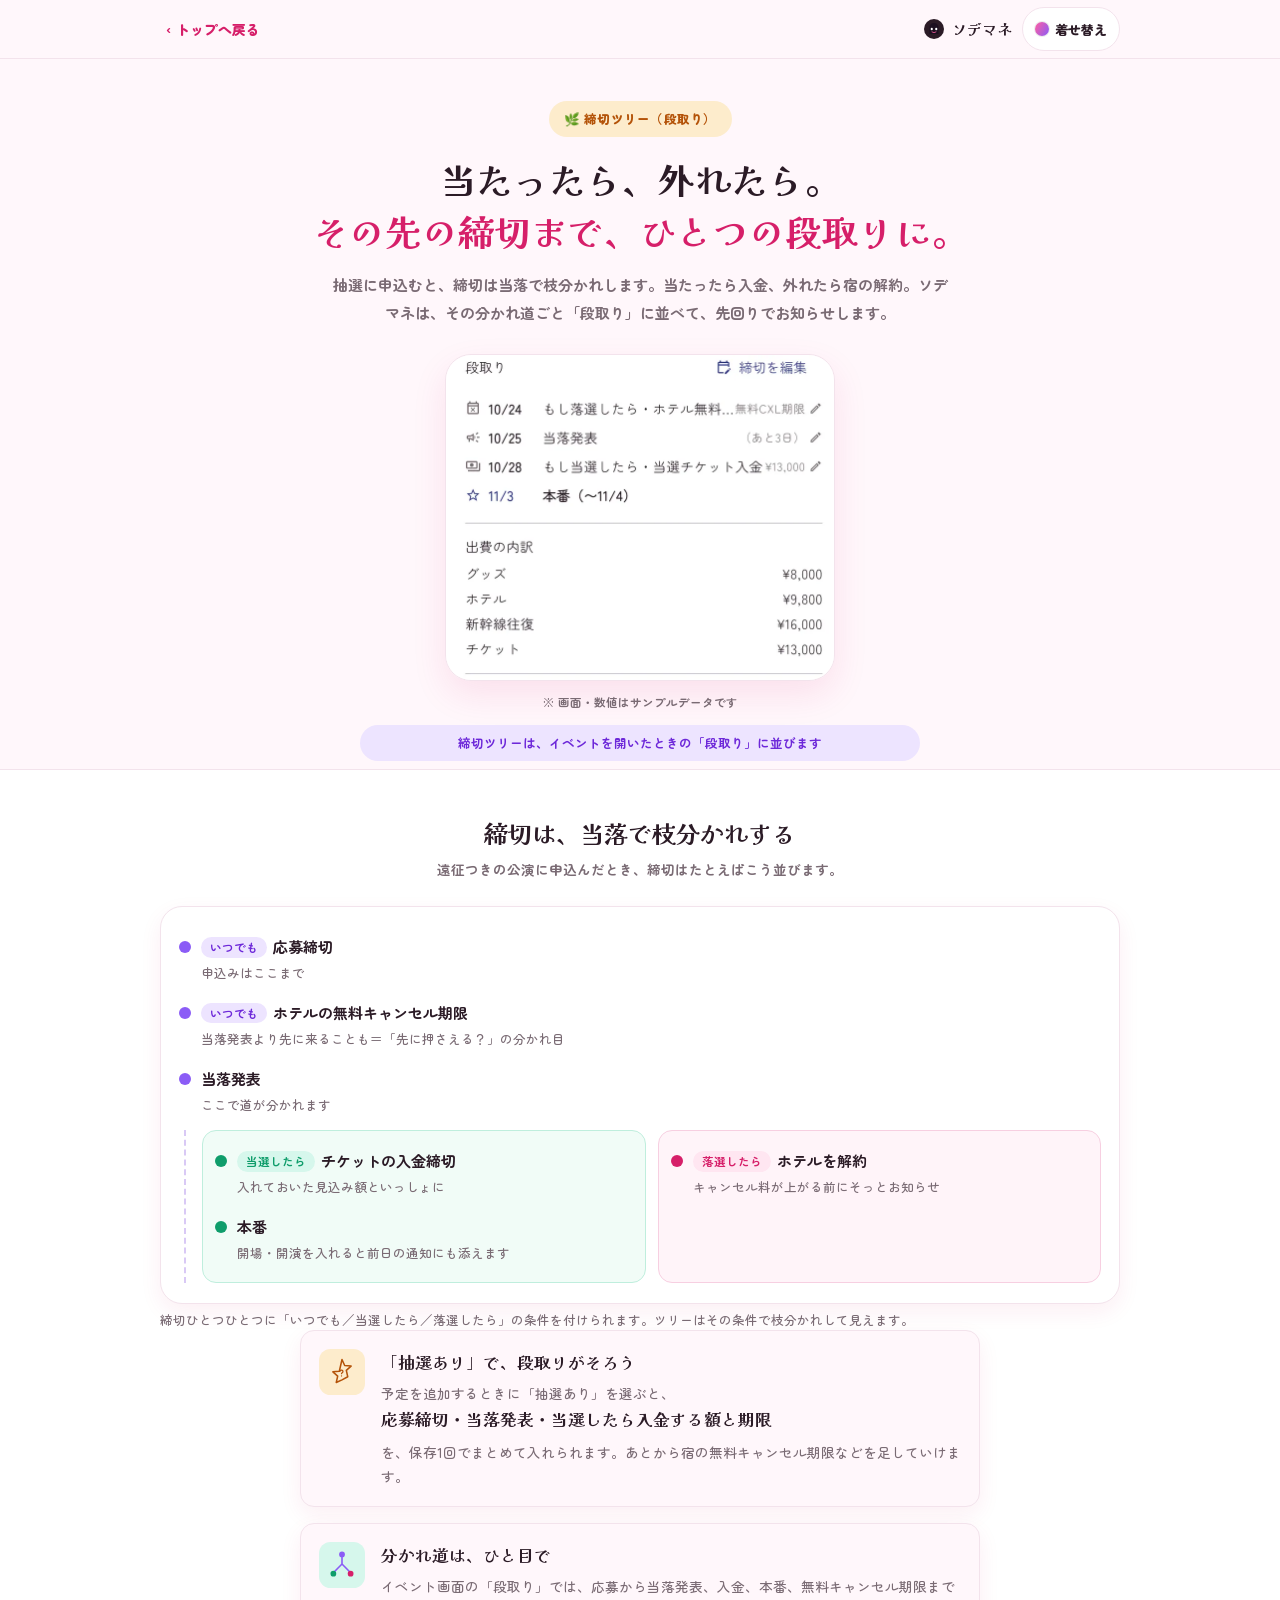
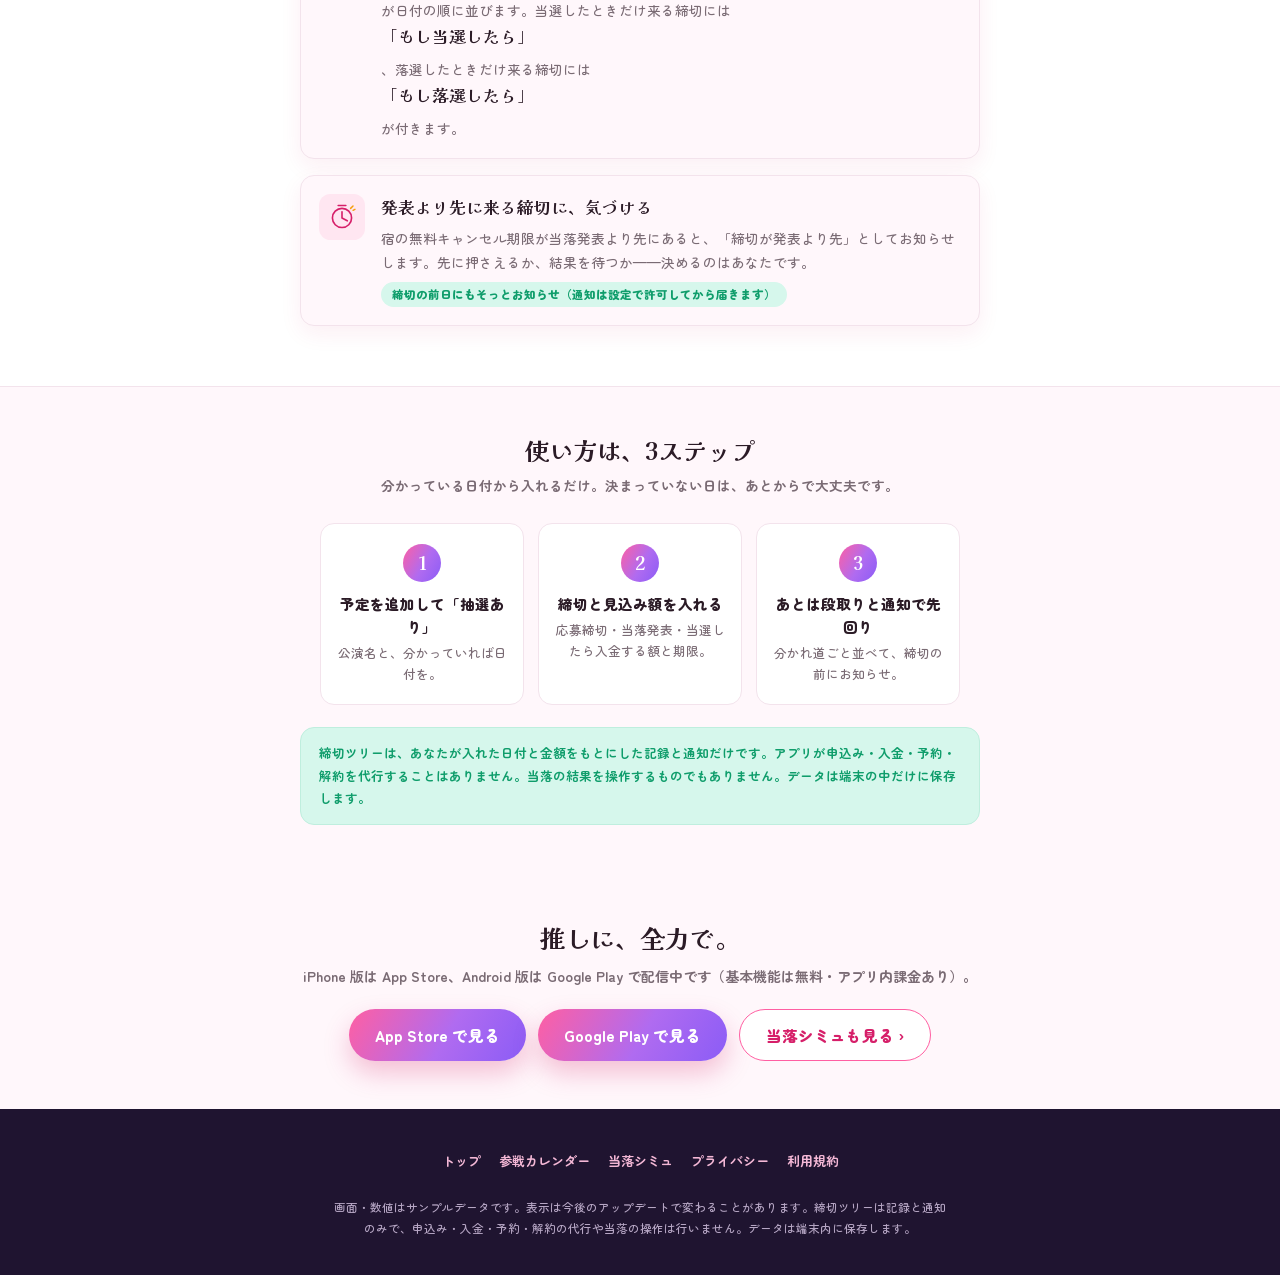
<file: features/deadline-tree.html>
<!DOCTYPE html>
<html lang="ja">
<head>
<meta charset="utf-8">
<meta name="viewport" content="width=device-width, initial-scale=1, viewport-fit=cover">
<title>締切ツリー（段取り）｜ソデマネ</title>
<meta name="description" content="抽選に申込むと、締切は当落で枝分かれします。応募締切・当落発表・当選したら入金・宿の無料キャンセル期限を、ひとつの段取りに並べて先回りでお知らせ。ソデマネの締切ツリー。">
<link rel="icon" href="../assets/favicon.ico" sizes="any">
<link rel="apple-touch-icon" sizes="180x180" href="../assets/apple-touch-icon-180.png">
<meta name="theme-color" content="#ff5fa2">
<meta property="og:type" content="website">
<meta property="og:title" content="締切ツリー（段取り）｜ソデマネ">
<meta property="og:description" content="当たったら入金、外れたら解約。当落で分かれる締切を、ひとつの段取りに。">
<meta property="og:url" content="https://sodemane.github.io/features/deadline-tree.html">
<meta property="og:image" content="https://sodemane.github.io/assets/og-image_1200x630_20261023.png">
<link rel="preconnect" href="https://fonts.googleapis.com">
<link rel="preconnect" href="https://fonts.gstatic.com" crossorigin>
<link href="https://fonts.googleapis.com/css2?family=Zen+Maru+Gothic:wght@500;700;900&family=Kaisei+Decol:wght@700&display=swap" rel="stylesheet">
<style>
:root{
  --oshi-pink:#ff5fa2; --oshi-pink-deep:#d61f69; --purple:#8b5cf6; --purple-deep:#6d28d9;
  --gold:#f59e0b; --gold-ink:#b45309; --mint:#34d399; --mint-ink:#0f9d6b; --blue:#5b9be6;
  --cream:#fff7fb; --white:#ffffff; --ink:#2b1b26; --ink-muted:#7a6b74; --line:#f3e3ec;
  --pink-soft:#ffe6f1; --purple-soft:#ede4ff; --gold-soft:#fdeccc; --mint-soft:#d6f7ec;
  --grad-primary:linear-gradient(120deg,#ff5fa2 0%,#b06bf0 55%,#8b5cf6 100%);
  --font-body:"Zen Maru Gothic",system-ui,-apple-system,sans-serif;
  --font-display:"Kaisei Decol","Zen Maru Gothic",serif;
  --r-sm:8px; --r-md:14px; --r-lg:22px; --r-pill:99px;
  --sh-card:0 8px 22px rgba(214,31,105,.07);
  --sh-cta:0 12px 26px rgba(214,31,105,.26);
  --ease:cubic-bezier(.22,.61,.36,1);
}
*{box-sizing:border-box}
html{scroll-behavior:smooth}
body{margin:0;background:var(--cream);color:var(--ink);font-family:var(--font-body);font-weight:500;
  -webkit-font-smoothing:antialiased;line-height:1.6}
a{color:inherit}
.wrap{width:100%;max-width:1000px;margin:0 auto;padding:0 20px}
.topbar{position:sticky;top:0;z-index:20;background:rgba(255,247,251,.92);backdrop-filter:blur(10px);
  border-bottom:1px solid var(--line)}
.topbar .in{display:flex;align-items:center;justify-content:space-between;height:58px}
.back{display:inline-flex;align-items:center;gap:7px;font-weight:800;font-size:14px;color:var(--oshi-pink-deep);
  text-decoration:none;min-height:44px;padding:0 6px}
.brand{display:flex;align-items:center;gap:8px;font-family:var(--font-display);font-weight:700;font-size:15px;color:var(--ink)}
.btn{display:inline-flex;align-items:center;justify-content:center;gap:8px;cursor:pointer;text-decoration:none;
  font-family:var(--font-body);font-weight:900;border:none;border-radius:var(--r-pill);min-height:52px;
  padding:0 26px;font-size:15.5px;transition:transform .16s var(--ease)}
.btn-primary{background:var(--grad-primary);color:#fff;box-shadow:var(--sh-cta)}
.btn-ghost{background:#fff;color:var(--oshi-pink-deep);border:1.5px solid var(--oshi-pink)}
.btn-sm{min-height:44px;padding:0 18px;font-size:14px}
@media(hover:hover){.btn:hover{transform:translateY(-2px)}}
.btn:active{transform:translateY(0)}
.hero{padding:42px 0 8px;text-align:center}
.eyebrow{display:inline-flex;align-items:center;gap:7px;background:var(--gold-soft);color:var(--gold-ink);
  font-weight:900;font-size:12.5px;padding:8px 15px;border-radius:var(--r-pill);letter-spacing:.02em}
.hero h1{font-family:var(--font-display);font-weight:700;font-size:29px;line-height:1.44;margin:16px 0 0;letter-spacing:.01em}
.hero h1 .pk{color:var(--oshi-pink-deep)}
.hero .lead{font-size:15px;line-height:1.9;color:var(--ink-muted);margin:14px auto 0;max-width:620px;font-weight:700}
@media(min-width:760px){.hero h1{font-size:36px}}
.showcase{display:flex;justify-content:center;margin-top:26px}
.mock-vp{width:300px;max-width:84vw;overflow:hidden;border-radius:26px;margin:0 auto}
@media(min-width:760px){.mock-vp{width:360px;max-width:none}}
.mock-if{width:392px;height:900px;border:0;display:block;transform-origin:top left}
.note-dev{text-align:center;font-size:11.5px;font-weight:700;color:var(--ink-muted);margin:12px 0 0}
.where{max-width:560px;margin:14px auto 0;font-size:12.5px;font-weight:700;color:var(--purple-deep);
  background:var(--purple-soft);border-radius:var(--r-pill);padding:8px 16px;text-align:center}
.sec{padding:44px 0}
.sec.white{background:#fff;border-top:1px solid var(--line);border-bottom:1px solid var(--line)}
.sec h2{font-family:var(--font-display);font-weight:700;font-size:24px;text-align:center;margin:0 0 6px}
.sec .sub{text-align:center;color:var(--ink-muted);font-weight:700;font-size:13.5px;margin:0 auto 26px;max-width:560px}
.frow{display:flex;gap:16px;align-items:flex-start;max-width:680px;margin:0 auto 16px;
  background:#fff;border:1px solid var(--line);border-radius:var(--r-md);box-shadow:var(--sh-card);padding:18px}
.sec.white .frow{background:var(--cream)}
.frow .fi{flex:0 0 auto;width:46px;height:46px}
.frow b{display:block;font-family:var(--font-display);font-weight:700;font-size:16.5px;color:var(--ink);margin-bottom:5px}
.frow p{margin:0;font-size:13.5px;line-height:1.8;color:var(--ink-muted);font-weight:500}
.frow .pin-hint{display:inline-block;margin-top:8px;font-size:11.5px;font-weight:800;color:var(--mint-ink);
  background:var(--mint-soft);border-radius:var(--r-pill);padding:3px 11px}
.legend3{display:grid;grid-template-columns:1fr;gap:12px;max-width:620px;margin:18px auto 0}
@media(min-width:620px){.legend3{grid-template-columns:repeat(3,1fr)}}
.lg3{background:var(--cream);border:1px solid var(--line);border-radius:var(--r-md);padding:14px 14px;text-align:center}
.sec.white .lg3{background:#fff}
.lg3 .sw{display:inline-block;width:26px;height:14px;border-radius:5px;margin-bottom:7px}
.lg3 b{display:block;font-weight:900;font-size:13px;color:var(--ink);margin-bottom:2px}
.lg3 small{font-size:11.5px;font-weight:700;color:var(--ink-muted);line-height:1.6}
.steps{display:grid;grid-template-columns:1fr;gap:14px;max-width:640px;margin:0 auto}
@media(min-width:680px){.steps{grid-template-columns:repeat(3,1fr)}}
.step{background:#fff;border:1px solid var(--line);border-radius:var(--r-md);padding:20px 16px;text-align:center}
.step .n{display:inline-grid;place-items:center;width:38px;height:38px;border-radius:99px;
  background:var(--grad-primary);color:#fff;font-family:var(--font-display);font-weight:700;font-size:18px;margin-bottom:10px}
.step b{display:block;font-weight:900;font-size:14.5px;color:var(--ink);margin-bottom:4px}
.step p{margin:0;font-size:12.5px;line-height:1.7;color:var(--ink-muted);font-weight:500}
.honest{max-width:680px;margin:22px auto 0;background:var(--mint-soft);border:1px solid #bfeede;
  border-radius:var(--r-md);padding:14px 18px;font-size:12.5px;font-weight:700;color:var(--mint-ink);line-height:1.8}
.cta{text-align:center;padding:48px 0}
.cta h2{font-family:var(--font-display);font-weight:700;font-size:25px;margin:0 0 8px}
.cta p{color:var(--ink-muted);font-weight:700;font-size:14px;margin:0 0 22px}
.cta .row{display:flex;gap:12px;justify-content:center;flex-wrap:wrap}
footer{background:#1f1430;color:#e9def0;padding:30px 0 36px;text-align:center}
footer .links{display:flex;gap:18px;justify-content:center;flex-wrap:wrap;margin-bottom:14px}
footer a{color:#f4b8d6;text-decoration:none;font-weight:700;font-size:13px;min-height:44px;display:inline-flex;align-items:center}
footer .fine{font-size:11.5px;color:#b6a6c4;line-height:1.8;font-weight:500;max-width:620px;margin:0 auto}

/* 締切ツリー図（このページだけ） */
.tree{background:#fff;border:1px solid var(--line);border-radius:var(--r-lg);padding:20px 18px;box-shadow:var(--sh-card);margin:18px 0 6px}
.tree ol{list-style:none;margin:0;padding:0}
.tree .node{display:flex;gap:10px;align-items:flex-start;padding:8px 0}
.tree .dot{flex:0 0 12px;height:12px;border-radius:50%;margin-top:6px;background:var(--purple)}
.tree .node b{display:block;font-size:15px}
.tree .node small{color:var(--ink-muted);font-size:12.5px}
.tree .tag{display:inline-block;font-size:11.5px;font-weight:700;border-radius:var(--r-pill);padding:1px 9px;margin-right:6px;vertical-align:1px}
.tree .t-always{background:var(--purple-soft);color:var(--purple-deep)}
.tree .t-win{background:var(--mint-soft);color:var(--mint-ink)}
.tree .t-lose{background:var(--pink-soft);color:var(--oshi-pink-deep)}
.tree .fork{display:grid;grid-template-columns:1fr 1fr;gap:12px;margin:6px 0 0 5px;padding-left:16px;border-left:2px dashed #d9c9f5}
.tree .branch{border-radius:var(--r-md);padding:10px 12px}
.tree .branch.win{background:#f1fcf7;border:1px solid #bfeedd}
.tree .branch.lose{background:#fff4f9;border:1px solid #f7cfe1}
.tree .branch .dot{background:currentColor}
.tree .branch.win{color:var(--mint-ink)} .tree .branch.lose{color:var(--oshi-pink-deep)}
.tree .branch .node b{color:var(--ink)}
@media (max-width:520px){.tree .fork{grid-template-columns:1fr}}
.cap{font-size:12.5px;color:var(--ink-muted);margin:6px 0 0}
</style>
<!-- Google アナリティクス（2026-10-24・LP のアクセス解析。Google シグナル・広告のパーソナライズはオフ。説明は privacy.html 第4条・第6条） -->
<script async src="https://www.googletagmanager.com/gtag/js?id=G-Q0PJHQH75B"></script>
<script>
  window.dataLayer = window.dataLayer || [];
  function gtag(){dataLayer.push(arguments);}
  gtag('js', new Date());
  gtag('config', 'G-Q0PJHQH75B', { allow_google_signals: false, allow_ad_personalization_signals: false });
  // App Store へのクリック計測（2026-11-04・index と同じ store_click）。label は 押された場所:ct
  document.addEventListener('click', function(e){
    var a = e.target && e.target.closest ? e.target.closest('a[href*="apps.apple.com"], a[href*="play.google.com"]') : null;
    if(a) gtag('event', 'store_click', { label: 'feature_' + location.pathname.split('/').pop().replace('.html', '') + (a.href.indexOf('play.google.com') >= 0 ? ':play' : ':lp') });
  });
</script>
<!-- 着せ替え（トップで選んだ系スキンを引き継ぐ・tools/make_kei_sub.py の生成物） -->
<link rel="stylesheet" href="../assets/kei-sub.css">
<script src="../assets/kei-sub.js"></script>
</head>
<body>

<svg width="0" height="0" style="position:absolute" aria-hidden="true">
  <symbol id="l-sim" viewBox="0 0 96 96"><rect width="96" height="96" rx="24" fill="#fdeccc"></rect>
    <path d="M48 22l5.6 12.4 13.4 1.2-10 9 3 13.4L48 64.4 36 70l3-13.4-10-9 13.4-1.2z" fill="none" stroke="#b45309" stroke-width="3.2" stroke-linejoin="round"></path>
    <path d="M44 46c.4-2.4 6-2.6 6 1 0 2.6-3 2.4-3 4.6M47 56v.1" stroke="#b45309" stroke-width="2.6" fill="none" stroke-linecap="round"></path></symbol>
  <symbol id="l-race" viewBox="0 0 96 96"><rect width="96" height="96" rx="24" fill="#ffe6f1"></rect>
    <circle cx="48" cy="50" r="20" fill="none" stroke="#d61f69" stroke-width="3.4"></circle>
    <path d="M48 50V37M48 50l11 6" stroke="#d61f69" stroke-width="3.4" stroke-linecap="round"></path>
    <path d="M40 24h16" stroke="#d61f69" stroke-width="3.4" stroke-linecap="round"></path>
    <path d="M66 30l5-5M71 34l4-2" stroke="#f59e0b" stroke-width="3" stroke-linecap="round"></path></symbol>
  <symbol id="l-split" viewBox="0 0 96 96"><rect width="96" height="96" rx="24" fill="#ede4ff"></rect>
    <rect x="26" y="56" width="13" height="14" rx="3" fill="#34d399"></rect>
    <rect x="42" y="44" width="13" height="26" rx="3" fill="#5b9be6"></rect>
    <rect x="58" y="32" width="13" height="38" rx="3" fill="none" stroke="#8b5cf6" stroke-width="2.6" stroke-dasharray="4 3"></rect></symbol>
  <symbol id="l-fork" viewBox="0 0 96 96"><rect width="96" height="96" rx="24" fill="#d6f7ec"></rect>
    <circle cx="48" cy="26" r="6" fill="#8b5cf6"></circle>
    <path d="M48 32v14M48 46L32 62M48 46l16 16" stroke="#8b5cf6" stroke-width="3.4" fill="none" stroke-linecap="round"></path>
    <circle cx="30" cy="66" r="6" fill="#0f9d6b"></circle><circle cx="66" cy="66" r="6" fill="#d61f69"></circle></symbol>
  <symbol id="kuroko" viewBox="0 0 40 40"><circle cx="20" cy="20" r="20" fill="#2b1b26"></circle>
    <path d="M20 8c-6 0-9 4-9 10 0 5 0 9 0 12h18c0-3 0-7 0-12 0-6-3-10-9-10z" fill="#1c1020"></path>
    <ellipse cx="15.5" cy="20" rx="2.1" ry="2.6" fill="#fff"></ellipse><ellipse cx="24.5" cy="20" rx="2.1" ry="2.6" fill="#fff"></ellipse>
    <path d="M16 26q4 3 8 0" stroke="#ff5fa2" stroke-width="1.6" fill="none" stroke-linecap="round"></path></symbol>
</svg>

<div class="topbar"><div class="wrap in">
  <a class="back" href="../index.html#screens">‹ トップへ戻る</a>
  <span class="brand"><svg width="20" height="20"><use href="#kuroko"></use></svg>ソデマネ</span>
</div></div>

<header class="hero"><div class="wrap">
  <span class="eyebrow">🌿 締切ツリー（段取り）</span>
  <h1>当たったら、外れたら。<br><span class="pk">その先の締切まで、ひとつの段取りに。</span></h1>
  <p class="lead">抽選に申込むと、締切は当落で枝分かれします。当たったら入金、外れたら宿の解約。ソデマネは、その分かれ道ごと「段取り」に並べて、先回りでお知らせします。</p>
  <div class="showcase">
    <div>
      <img src="../assets/screens/app-dandori.webp" alt="イベント画面の段取りの実際の画面（もし落選したら・ホテル無料キャンセル期限、当落発表、もし当選したら・当選チケット入金、本番と、出費の内訳）" loading="lazy" style="width:100%;max-width:390px;border-radius:26px;border:1px solid #f3e3ec;box-shadow:0 14px 34px rgba(214,31,105,.10);display:block;margin:0 auto">
      <p class="note-dev">※ 画面・数値はサンプルデータです</p>
    </div>
  </div>
  <p class="where">締切ツリーは、イベントを開いたときの「段取り」に並びます</p>
</div></header>

<section class="sec white"><div class="wrap">
  <h2>締切は、当落で枝分かれする</h2>
  <p class="sub">遠征つきの公演に申込んだとき、締切はたとえばこう並びます。</p>

  <div class="tree" id="tree" role="img" aria-label="締切ツリーの例。応募締切、ホテルの無料キャンセル期限、当落発表のあと、当選したら入金締切と本番、落選したらホテルを解約、に分かれる">
    <ol>
      <li class="node"><span class="dot"></span><div><b><span class="tag t-always">いつでも</span>応募締切</b><small>申込みはここまで</small></div></li>
      <li class="node"><span class="dot"></span><div><b><span class="tag t-always">いつでも</span>ホテルの無料キャンセル期限</b><small>当落発表より先に来ることも＝「先に押さえる？」の分かれ目</small></div></li>
      <li class="node"><span class="dot"></span><div><b>当落発表</b><small>ここで道が分かれます</small></div></li>
    </ol>
    <div class="fork">
      <div class="branch win"><ol>
        <li class="node"><span class="dot"></span><div><b><span class="tag t-win">当選したら</span>チケットの入金締切</b><small>入れておいた見込み額といっしょに</small></div></li>
        <li class="node"><span class="dot"></span><div><b>本番</b><small>開場・開演を入れると前日の通知にも添えます</small></div></li>
      </ol></div>
      <div class="branch lose"><ol>
        <li class="node"><span class="dot"></span><div><b><span class="tag t-lose">落選したら</span>ホテルを解約</b><small>キャンセル料が上がる前にそっとお知らせ</small></div></li>
      </ol></div>
    </div>
  </div>
  <p class="cap">締切ひとつひとつに「いつでも／当選したら／落選したら」の条件を付けられます。ツリーはその条件で枝分かれして見えます。</p>

  <div class="frow">
    <svg class="fi"><use href="#l-sim"></use></svg>
    <div>
      <b>「抽選あり」で、段取りがそろう</b>
      <p>予定を追加するときに「抽選あり」を選ぶと、<b>応募締切・当落発表・当選したら入金する額と期限</b>を、保存1回でまとめて入れられます。あとから宿の無料キャンセル期限などを足していけます。</p>
    </div>
  </div>

  <div class="frow">
    <svg class="fi"><use href="#l-fork"></use></svg>
    <div>
      <b>分かれ道は、ひと目で</b>
      <p>イベント画面の「段取り」では、応募から当落発表、入金、本番、無料キャンセル期限までが日付の順に並びます。当選したときだけ来る締切には<b>「もし当選したら」</b>、落選したときだけ来る締切には<b>「もし落選したら」</b>が付きます。</p>
    </div>
  </div>

  <div class="frow">
    <svg class="fi"><use href="#l-race"></use></svg>
    <div>
      <b>発表より先に来る締切に、気づける</b>
      <p>宿の無料キャンセル期限が当落発表より先にあると、「締切が発表より先」としてお知らせします。先に押さえるか、結果を待つか——決めるのはあなたです。</p>
      <span class="pin-hint">締切の前日にもそっとお知らせ（通知は設定で許可してから届きます）</span>
    </div>
  </div>
</div></section>

<section class="sec"><div class="wrap">
  <h2>使い方は、3ステップ</h2>
  <p class="sub">分かっている日付から入れるだけ。決まっていない日は、あとからで大丈夫です。</p>
  <div class="steps">
    <div class="step"><span class="n">1</span><b>予定を追加して「抽選あり」</b><p>公演名と、分かっていれば日付を。</p></div>
    <div class="step"><span class="n">2</span><b>締切と見込み額を入れる</b><p>応募締切・当落発表・当選したら入金する額と期限。</p></div>
    <div class="step"><span class="n">3</span><b>あとは段取りと通知で先回り</b><p>分かれ道ごと並べて、締切の前にお知らせ。</p></div>
  </div>
  <p class="honest">締切ツリーは、あなたが入れた日付と金額をもとにした<b>記録と通知だけ</b>です。アプリが申込み・入金・予約・解約を代行することはありません。当落の結果を操作するものでもありません。データは端末の中だけに保存します。</p>
</div></section>

<section class="cta"><div class="wrap">
  <h2>推しに、全力で。</h2>
  <p>iPhone 版は App Store、Android 版は Google Play で配信中です（基本機能は無料・アプリ内課金あり）。</p>
  <div class="row">
    <a class="btn btn-primary" href="https://apps.apple.com/jp/app/id6823073327?pt=129103393&amp;ct=lp&amp;mt=8">App Store で見る</a>
    <a class="btn btn-primary" href="https://play.google.com/store/apps/details?id=net.jenterprise.oshikatsu&amp;referrer=utm_source%3Dlp">Google Play で見る</a>
    <a class="btn btn-ghost" href="lottery.html">当落シミュも見る ›</a>
  </div>
</div></section>

<footer><div class="wrap">
  <div class="links">
    <a href="../index.html">トップ</a>
    <a href="calendar.html">参戦カレンダー</a>
    <a href="lottery.html">当落シミュ</a>
    <a href="../privacy.html">プライバシー</a>
    <a href="../terms.html">利用規約</a>
  </div>
  <p class="fine">画面・数値はサンプルデータです。表示は今後のアップデートで変わることがあります。締切ツリーは記録と通知のみで、申込み・入金・予約・解約の代行や当落の操作は行いません。データは端末内に保存します。</p>
</div></footer>
</body>
</html>
</file>
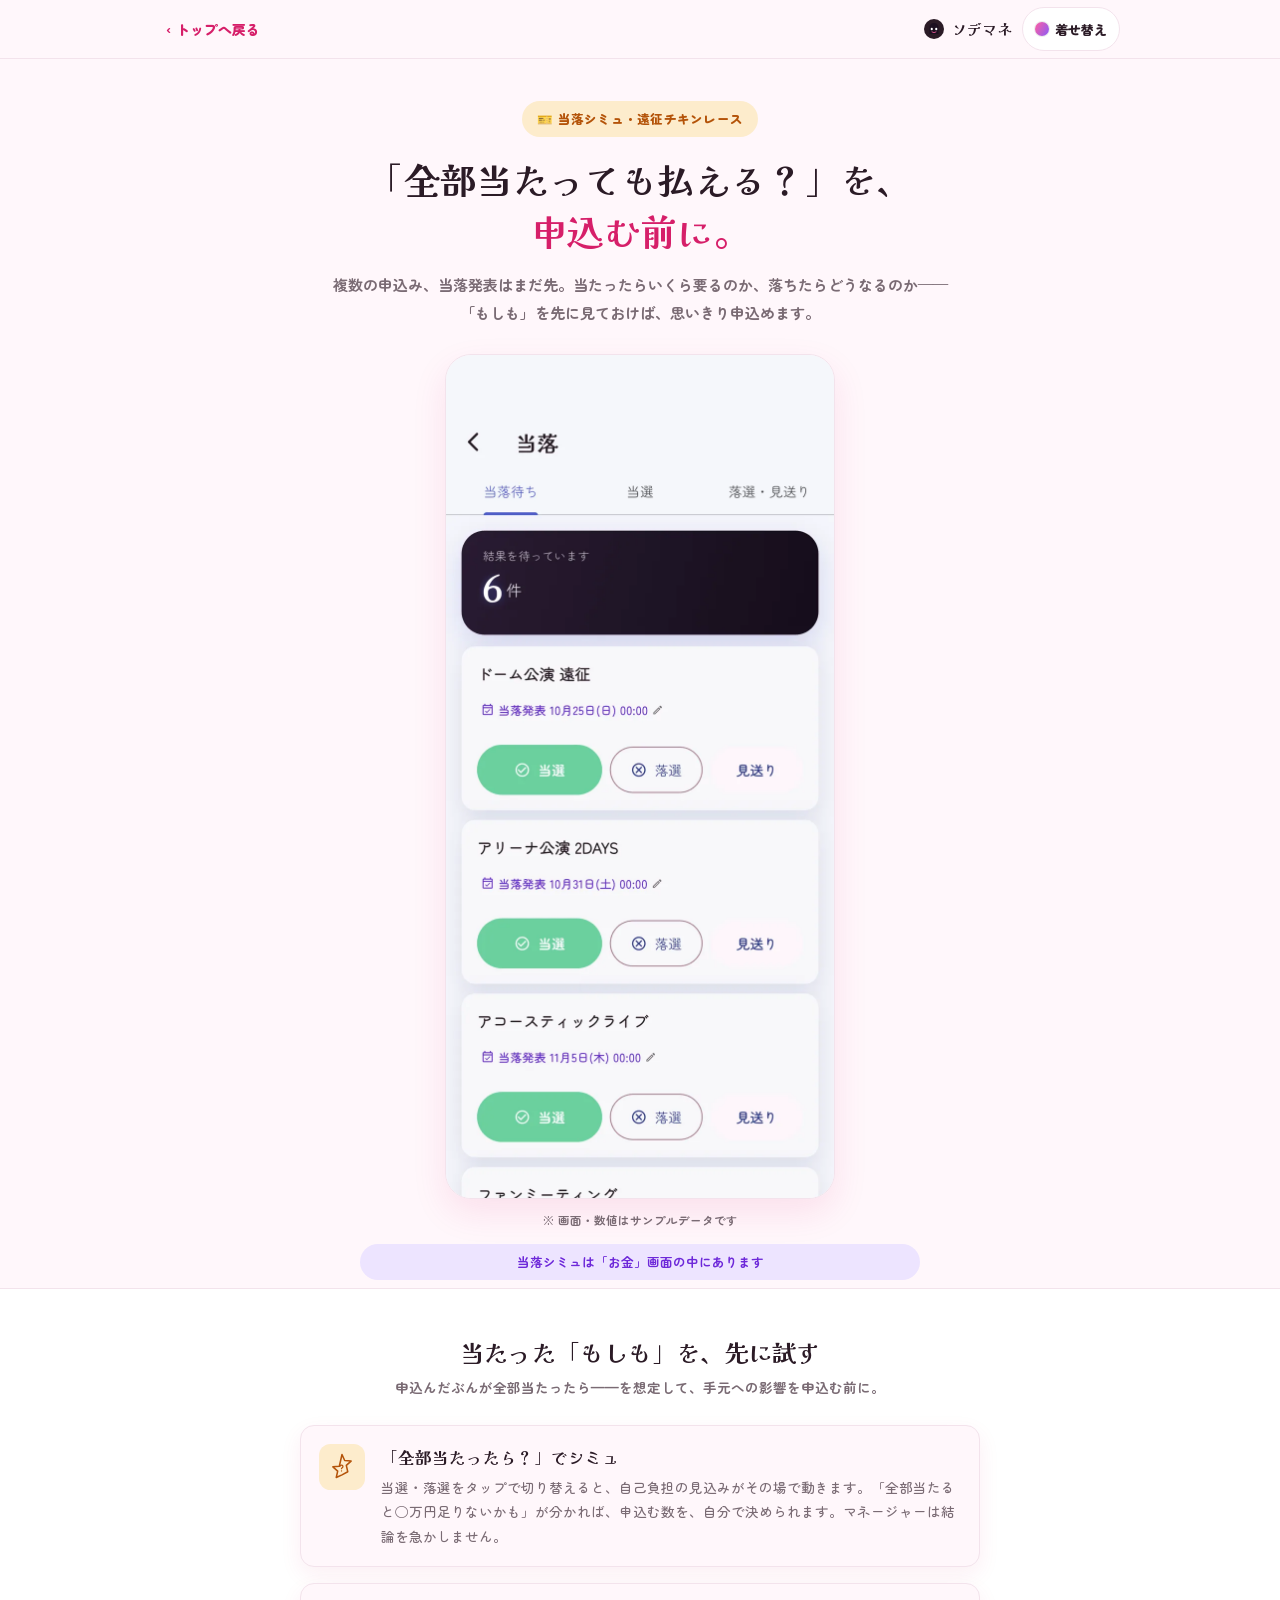
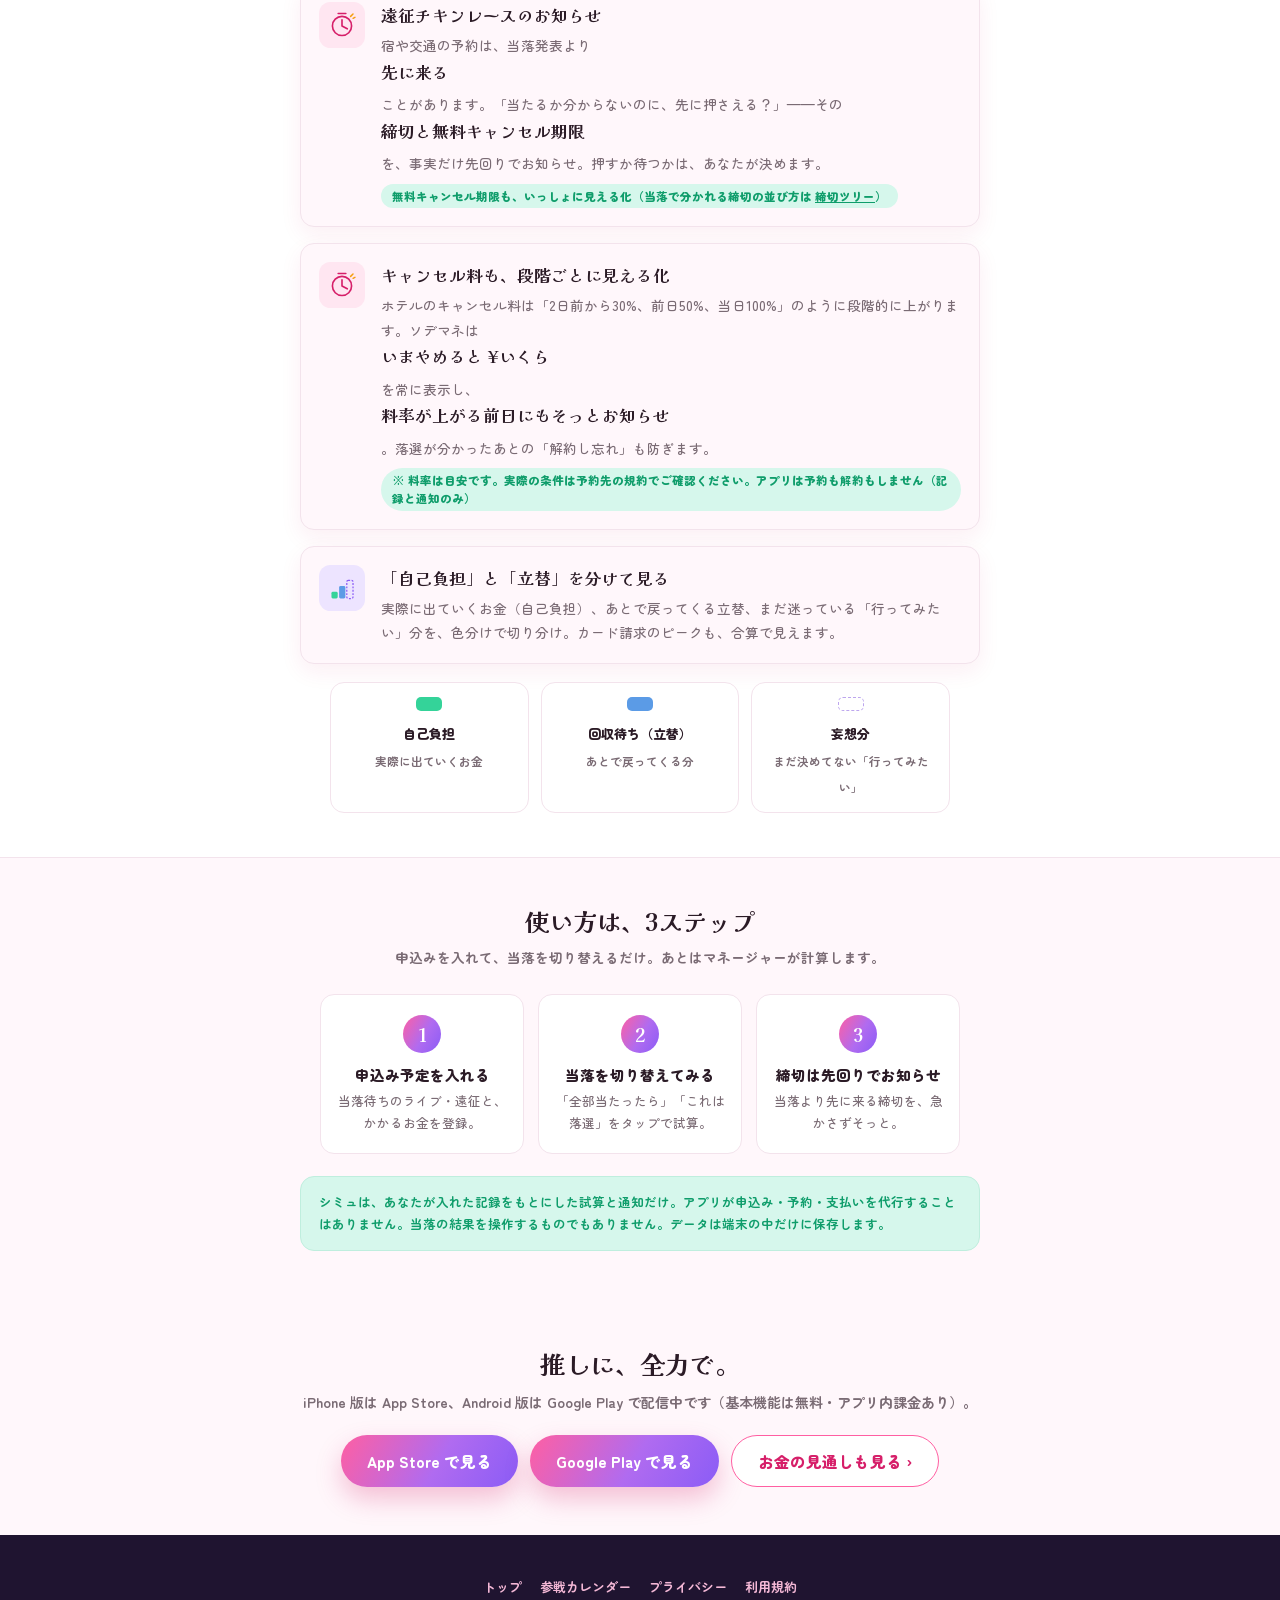
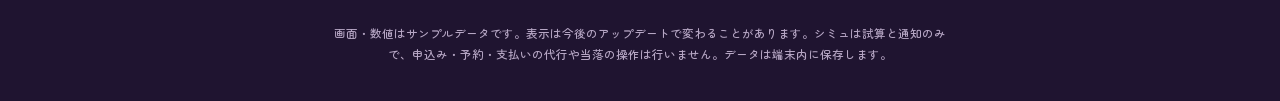
<file: features/lottery.html>
<!DOCTYPE html>
<html lang="ja">
<head>
<meta charset="utf-8">
<meta name="viewport" content="width=device-width, initial-scale=1, viewport-fit=cover">
<title>当落シミュ・遠征チキンレース｜ソデマネ</title>
<meta name="description" content="「全部当たっても払える？」を、申込む前に。当選・落選を切り替えて自己負担をシミュ。当落発表より先に来る宿・交通の締切（遠征チキンレース）も、事実だけ先回りで。ソデマネ。">
<link rel="icon" href="../assets/favicon.ico" sizes="any">
<link rel="apple-touch-icon" sizes="180x180" href="../assets/apple-touch-icon-180.png">
<meta name="theme-color" content="#ff5fa2">
<meta property="og:type" content="website">
<meta property="og:title" content="当落シミュ・遠征チキンレース｜ソデマネ">
<meta property="og:description" content="「全部当たっても払える？」を申込む前に。当落より先に来る締切も、事実だけ先回りで。">
<meta property="og:url" content="https://sodemane.github.io/features/lottery.html">
<meta property="og:image" content="https://sodemane.github.io/assets/og-image_1200x630_20261023.png">
<link rel="preconnect" href="https://fonts.googleapis.com">
<link rel="preconnect" href="https://fonts.gstatic.com" crossorigin>
<link href="https://fonts.googleapis.com/css2?family=Zen+Maru+Gothic:wght@500;700;900&family=Kaisei+Decol:wght@700&display=swap" rel="stylesheet">
<style>
:root{
  --oshi-pink:#ff5fa2; --oshi-pink-deep:#d61f69; --purple:#8b5cf6; --purple-deep:#6d28d9;
  --gold:#f59e0b; --gold-ink:#b45309; --mint:#34d399; --mint-ink:#0f9d6b; --blue:#5b9be6;
  --cream:#fff7fb; --white:#ffffff; --ink:#2b1b26; --ink-muted:#7a6b74; --line:#f3e3ec;
  --pink-soft:#ffe6f1; --purple-soft:#ede4ff; --gold-soft:#fdeccc; --mint-soft:#d6f7ec;
  --grad-primary:linear-gradient(120deg,#ff5fa2 0%,#b06bf0 55%,#8b5cf6 100%);
  --font-body:"Zen Maru Gothic",system-ui,-apple-system,sans-serif;
  --font-display:"Kaisei Decol","Zen Maru Gothic",serif;
  --r-sm:8px; --r-md:14px; --r-lg:22px; --r-pill:99px;
  --sh-card:0 8px 22px rgba(214,31,105,.07);
  --sh-cta:0 12px 26px rgba(214,31,105,.26);
  --ease:cubic-bezier(.22,.61,.36,1);
}
*{box-sizing:border-box}
html{scroll-behavior:smooth}
body{margin:0;background:var(--cream);color:var(--ink);font-family:var(--font-body);font-weight:500;
  -webkit-font-smoothing:antialiased;line-height:1.6}
a{color:inherit}
.wrap{width:100%;max-width:1000px;margin:0 auto;padding:0 20px}
.topbar{position:sticky;top:0;z-index:20;background:rgba(255,247,251,.92);backdrop-filter:blur(10px);
  border-bottom:1px solid var(--line)}
.topbar .in{display:flex;align-items:center;justify-content:space-between;height:58px}
.back{display:inline-flex;align-items:center;gap:7px;font-weight:800;font-size:14px;color:var(--oshi-pink-deep);
  text-decoration:none;min-height:44px;padding:0 6px}
.brand{display:flex;align-items:center;gap:8px;font-family:var(--font-display);font-weight:700;font-size:15px;color:var(--ink)}
.btn{display:inline-flex;align-items:center;justify-content:center;gap:8px;cursor:pointer;text-decoration:none;
  font-family:var(--font-body);font-weight:900;border:none;border-radius:var(--r-pill);min-height:52px;
  padding:0 26px;font-size:15.5px;transition:transform .16s var(--ease)}
.btn-primary{background:var(--grad-primary);color:#fff;box-shadow:var(--sh-cta)}
.btn-ghost{background:#fff;color:var(--oshi-pink-deep);border:1.5px solid var(--oshi-pink)}
.btn-sm{min-height:44px;padding:0 18px;font-size:14px}
@media(hover:hover){.btn:hover{transform:translateY(-2px)}}
.btn:active{transform:translateY(0)}
.hero{padding:42px 0 8px;text-align:center}
.eyebrow{display:inline-flex;align-items:center;gap:7px;background:var(--gold-soft);color:var(--gold-ink);
  font-weight:900;font-size:12.5px;padding:8px 15px;border-radius:var(--r-pill);letter-spacing:.02em}
.hero h1{font-family:var(--font-display);font-weight:700;font-size:29px;line-height:1.44;margin:16px 0 0;letter-spacing:.01em}
.hero h1 .pk{color:var(--oshi-pink-deep)}
.hero .lead{font-size:15px;line-height:1.9;color:var(--ink-muted);margin:14px auto 0;max-width:620px;font-weight:700}
@media(min-width:760px){.hero h1{font-size:36px}}
.showcase{display:flex;justify-content:center;margin-top:26px}
.mock-vp{width:300px;max-width:84vw;overflow:hidden;border-radius:26px;margin:0 auto}
@media(min-width:760px){.mock-vp{width:360px;max-width:none}}
.mock-if{width:392px;height:900px;border:0;display:block;transform-origin:top left}
.note-dev{text-align:center;font-size:11.5px;font-weight:700;color:var(--ink-muted);margin:12px 0 0}
.where{max-width:560px;margin:14px auto 0;font-size:12.5px;font-weight:700;color:var(--purple-deep);
  background:var(--purple-soft);border-radius:var(--r-pill);padding:8px 16px;text-align:center}
.sec{padding:44px 0}
.sec.white{background:#fff;border-top:1px solid var(--line);border-bottom:1px solid var(--line)}
.sec h2{font-family:var(--font-display);font-weight:700;font-size:24px;text-align:center;margin:0 0 6px}
.sec .sub{text-align:center;color:var(--ink-muted);font-weight:700;font-size:13.5px;margin:0 auto 26px;max-width:560px}
.frow{display:flex;gap:16px;align-items:flex-start;max-width:680px;margin:0 auto 16px;
  background:#fff;border:1px solid var(--line);border-radius:var(--r-md);box-shadow:var(--sh-card);padding:18px}
.sec.white .frow{background:var(--cream)}
.frow .fi{flex:0 0 auto;width:46px;height:46px}
.frow b{display:block;font-family:var(--font-display);font-weight:700;font-size:16.5px;color:var(--ink);margin-bottom:5px}
.frow p{margin:0;font-size:13.5px;line-height:1.8;color:var(--ink-muted);font-weight:500}
.frow .pin-hint{display:inline-block;margin-top:8px;font-size:11.5px;font-weight:800;color:var(--mint-ink);
  background:var(--mint-soft);border-radius:var(--r-pill);padding:3px 11px}
.legend3{display:grid;grid-template-columns:1fr;gap:12px;max-width:620px;margin:18px auto 0}
@media(min-width:620px){.legend3{grid-template-columns:repeat(3,1fr)}}
.lg3{background:var(--cream);border:1px solid var(--line);border-radius:var(--r-md);padding:14px 14px;text-align:center}
.sec.white .lg3{background:#fff}
.lg3 .sw{display:inline-block;width:26px;height:14px;border-radius:5px;margin-bottom:7px}
.lg3 b{display:block;font-weight:900;font-size:13px;color:var(--ink);margin-bottom:2px}
.lg3 small{font-size:11.5px;font-weight:700;color:var(--ink-muted);line-height:1.6}
.steps{display:grid;grid-template-columns:1fr;gap:14px;max-width:640px;margin:0 auto}
@media(min-width:680px){.steps{grid-template-columns:repeat(3,1fr)}}
.step{background:#fff;border:1px solid var(--line);border-radius:var(--r-md);padding:20px 16px;text-align:center}
.step .n{display:inline-grid;place-items:center;width:38px;height:38px;border-radius:99px;
  background:var(--grad-primary);color:#fff;font-family:var(--font-display);font-weight:700;font-size:18px;margin-bottom:10px}
.step b{display:block;font-weight:900;font-size:14.5px;color:var(--ink);margin-bottom:4px}
.step p{margin:0;font-size:12.5px;line-height:1.7;color:var(--ink-muted);font-weight:500}
.honest{max-width:680px;margin:22px auto 0;background:var(--mint-soft);border:1px solid #bfeede;
  border-radius:var(--r-md);padding:14px 18px;font-size:12.5px;font-weight:700;color:var(--mint-ink);line-height:1.8}
.cta{text-align:center;padding:48px 0}
.cta h2{font-family:var(--font-display);font-weight:700;font-size:25px;margin:0 0 8px}
.cta p{color:var(--ink-muted);font-weight:700;font-size:14px;margin:0 0 22px}
.cta .row{display:flex;gap:12px;justify-content:center;flex-wrap:wrap}
footer{background:#1f1430;color:#e9def0;padding:30px 0 36px;text-align:center}
footer .links{display:flex;gap:18px;justify-content:center;flex-wrap:wrap;margin-bottom:14px}
footer a{color:#f4b8d6;text-decoration:none;font-weight:700;font-size:13px;min-height:44px;display:inline-flex;align-items:center}
footer .fine{font-size:11.5px;color:#b6a6c4;line-height:1.8;font-weight:500;max-width:620px;margin:0 auto}
</style>
<!-- Google アナリティクス（2026-10-24・LP のアクセス解析。Google シグナル・広告のパーソナライズはオフ。説明は privacy.html 第4条・第6条） -->
<script async src="https://www.googletagmanager.com/gtag/js?id=G-Q0PJHQH75B"></script>
<script>
  window.dataLayer = window.dataLayer || [];
  function gtag(){dataLayer.push(arguments);}
  gtag('js', new Date());
  gtag('config', 'G-Q0PJHQH75B', { allow_google_signals: false, allow_ad_personalization_signals: false });
  // App Store へのクリック計測（2026-11-04・index と同じ store_click）。label は 押された場所:ct
  document.addEventListener('click', function(e){
    var a = e.target && e.target.closest ? e.target.closest('a[href*="apps.apple.com"], a[href*="play.google.com"]') : null;
    if(a) gtag('event', 'store_click', { label: 'feature_' + location.pathname.split('/').pop().replace('.html', '') + (a.href.indexOf('play.google.com') >= 0 ? ':play' : ':lp') });
  });
</script>
<!-- 着せ替え（トップで選んだ系スキンを引き継ぐ・tools/make_kei_sub.py の生成物） -->
<link rel="stylesheet" href="../assets/kei-sub.css">
<script src="../assets/kei-sub.js"></script>
</head>
<body>

<svg width="0" height="0" style="position:absolute" aria-hidden="true">
  <symbol id="l-sim" viewBox="0 0 96 96"><rect width="96" height="96" rx="24" fill="#fdeccc"></rect>
    <path d="M48 22l5.6 12.4 13.4 1.2-10 9 3 13.4L48 64.4 36 70l3-13.4-10-9 13.4-1.2z" fill="none" stroke="#b45309" stroke-width="3.2" stroke-linejoin="round"></path>
    <path d="M44 46c.4-2.4 6-2.6 6 1 0 2.6-3 2.4-3 4.6M47 56v.1" stroke="#b45309" stroke-width="2.6" fill="none" stroke-linecap="round"></path></symbol>
  <symbol id="l-race" viewBox="0 0 96 96"><rect width="96" height="96" rx="24" fill="#ffe6f1"></rect>
    <circle cx="48" cy="50" r="20" fill="none" stroke="#d61f69" stroke-width="3.4"></circle>
    <path d="M48 50V37M48 50l11 6" stroke="#d61f69" stroke-width="3.4" stroke-linecap="round"></path>
    <path d="M40 24h16" stroke="#d61f69" stroke-width="3.4" stroke-linecap="round"></path>
    <path d="M66 30l5-5M71 34l4-2" stroke="#f59e0b" stroke-width="3" stroke-linecap="round"></path></symbol>
  <symbol id="l-split" viewBox="0 0 96 96"><rect width="96" height="96" rx="24" fill="#ede4ff"></rect>
    <rect x="26" y="56" width="13" height="14" rx="3" fill="#34d399"></rect>
    <rect x="42" y="44" width="13" height="26" rx="3" fill="#5b9be6"></rect>
    <rect x="58" y="32" width="13" height="38" rx="3" fill="none" stroke="#8b5cf6" stroke-width="2.6" stroke-dasharray="4 3"></rect></symbol>
  <symbol id="kuroko" viewBox="0 0 40 40"><circle cx="20" cy="20" r="20" fill="#2b1b26"></circle>
    <path d="M20 8c-6 0-9 4-9 10 0 5 0 9 0 12h18c0-3 0-7 0-12 0-6-3-10-9-10z" fill="#1c1020"></path>
    <ellipse cx="15.5" cy="20" rx="2.1" ry="2.6" fill="#fff"></ellipse><ellipse cx="24.5" cy="20" rx="2.1" ry="2.6" fill="#fff"></ellipse>
    <path d="M16 26q4 3 8 0" stroke="#ff5fa2" stroke-width="1.6" fill="none" stroke-linecap="round"></path></symbol>
</svg>

<div class="topbar"><div class="wrap in">
  <a class="back" href="../index.html#screens">‹ トップへ戻る</a>
  <span class="brand"><svg width="20" height="20"><use href="#kuroko"></use></svg>ソデマネ</span>
</div></div>

<header class="hero"><div class="wrap">
  <span class="eyebrow">🎫 当落シミュ・遠征チキンレース</span>
  <h1>「全部当たっても払える？」を、<br><span class="pk">申込む前に。</span></h1>
  <p class="lead">複数の申込み、当落発表はまだ先。当たったらいくら要るのか、落ちたらどうなるのか——「もしも」を先に見ておけば、思いきり申込めます。</p>
  <div class="showcase">
    <div>
      <img src="../assets/screens/app-lottery.webp" alt="当落管理の実際の画面" loading="lazy" style="width:100%;max-width:390px;border-radius:26px;border:1px solid #f3e3ec;box-shadow:0 14px 34px rgba(214,31,105,.10);display:block;margin:0 auto">
      <p class="note-dev">※ 画面・数値はサンプルデータです</p>
    </div>
  </div>
  <p class="where">当落シミュは「お金」画面の中にあります</p>
</div></header>

<section class="sec white"><div class="wrap">
  <h2>当たった「もしも」を、先に試す</h2>
  <p class="sub">申込んだぶんが全部当たったら——を想定して、手元への影響を申込む前に。</p>

  <div class="frow">
    <svg class="fi"><use href="#l-sim"></use></svg>
    <div>
      <b>「全部当たったら？」でシミュ</b>
      <p>当選・落選をタップで切り替えると、自己負担の見込みがその場で動きます。「全部当たると◯万円足りないかも」が分かれば、申込む数を、自分で決められます。マネージャーは結論を急かしません。</p>
    </div>
  </div>

  <div class="frow">
    <svg class="fi"><use href="#l-race"></use></svg>
    <div>
      <b>遠征チキンレースのお知らせ</b>
      <p>宿や交通の予約は、当落発表より<b>先に来る</b>ことがあります。「当たるか分からないのに、先に押さえる？」——その<b>締切と無料キャンセル期限</b>を、事実だけ先回りでお知らせ。押すか待つかは、あなたが決めます。</p>
      <span class="pin-hint">無料キャンセル期限も、いっしょに見える化（当落で分かれる締切の並び方は <a href="deadline-tree.html">締切ツリー</a>）</span>
    </div>
  </div>

  <div class="frow">
    <svg class="fi"><use href="#l-race"></use></svg>
    <div>
      <b>キャンセル料も、段階ごとに見える化</b>
      <p>ホテルのキャンセル料は「2日前から30%、前日50%、当日100%」のように段階的に上がります。ソデマネは<b>いまやめると ¥いくら</b>を常に表示し、<b>料率が上がる前日にもそっとお知らせ</b>。落選が分かったあとの「解約し忘れ」も防ぎます。</p>
      <span class="pin-hint">※ 料率は目安です。実際の条件は予約先の規約でご確認ください。アプリは予約も解約もしません（記録と通知のみ）</span>
    </div>
  </div>

  <div class="frow">
    <svg class="fi"><use href="#l-split"></use></svg>
    <div>
      <b>「自己負担」と「立替」を分けて見る</b>
      <p>実際に出ていくお金（自己負担）、あとで戻ってくる立替、まだ迷っている「行ってみたい」分を、色分けで切り分け。カード請求のピークも、合算で見えます。</p>
    </div>
  </div>

  <div class="legend3">
    <div class="lg3"><span class="sw" style="background:var(--mint)"></span><b>自己負担</b><small>実際に出ていくお金</small></div>
    <div class="lg3"><span class="sw" style="background:var(--blue)"></span><b>回収待ち（立替）</b><small>あとで戻ってくる分</small></div>
    <div class="lg3"><span class="sw" style="background:#fff;border:1.5px dashed #bda6ee"></span><b>妄想分</b><small>まだ決めてない「行ってみたい」</small></div>
  </div>
</div></section>

<section class="sec"><div class="wrap">
  <h2>使い方は、3ステップ</h2>
  <p class="sub">申込みを入れて、当落を切り替えるだけ。あとはマネージャーが計算します。</p>
  <div class="steps">
    <div class="step"><span class="n">1</span><b>申込み予定を入れる</b><p>当落待ちのライブ・遠征と、かかるお金を登録。</p></div>
    <div class="step"><span class="n">2</span><b>当落を切り替えてみる</b><p>「全部当たったら」「これは落選」をタップで試算。</p></div>
    <div class="step"><span class="n">3</span><b>締切は先回りでお知らせ</b><p>当落より先に来る締切を、急かさずそっと。</p></div>
  </div>
  <p class="honest">シミュは、あなたが入れた記録をもとにした<b>試算と通知だけ</b>。アプリが申込み・予約・支払いを代行することはありません。当落の結果を操作するものでもありません。データは端末の中だけに保存します。</p>
</div></section>

<section class="cta"><div class="wrap">
  <h2>推しに、全力で。</h2>
  <p>iPhone 版は App Store、Android 版は Google Play で配信中です（基本機能は無料・アプリ内課金あり）。</p>
  <div class="row">
    <a class="btn btn-primary" href="https://apps.apple.com/jp/app/id6823073327?pt=129103393&amp;ct=lp&amp;mt=8">App Store で見る</a>
    <a class="btn btn-primary" href="https://play.google.com/store/apps/details?id=net.jenterprise.oshikatsu&amp;referrer=utm_source%3Dlp">Google Play で見る</a>
    <a class="btn btn-ghost" href="money.html">お金の見通しも見る ›</a>
  </div>
</div></section>

<footer><div class="wrap">
  <div class="links">
    <a href="../index.html">トップ</a>
    <a href="calendar.html">参戦カレンダー</a>
    <a href="../privacy.html">プライバシー</a>
    <a href="../terms.html">利用規約</a>
  </div>
  <p class="fine">画面・数値はサンプルデータです。表示は今後のアップデートで変わることがあります。シミュは試算と通知のみで、申込み・予約・支払いの代行や当落の操作は行いません。データは端末内に保存します。</p>
</div></footer>

<script>
(function(){
  function fit(){
    var vp=document.querySelector(".mock-vp"), ifr=document.querySelector(".mock-if");
    if(!vp||!ifr) return;
    var s=Math.min(1, vp.clientWidth/392);
    ifr.style.transform="scale("+s+")";
    vp.style.height=Math.round(900*s)+"px";
  }
  window.addEventListener("resize",fit);window.addEventListener("orientationchange",fit);
  if(document.readyState==="loading") document.addEventListener("DOMContentLoaded",fit); else fit();
  setTimeout(fit,300);
})();
</script>
</body>
</html>
</file>
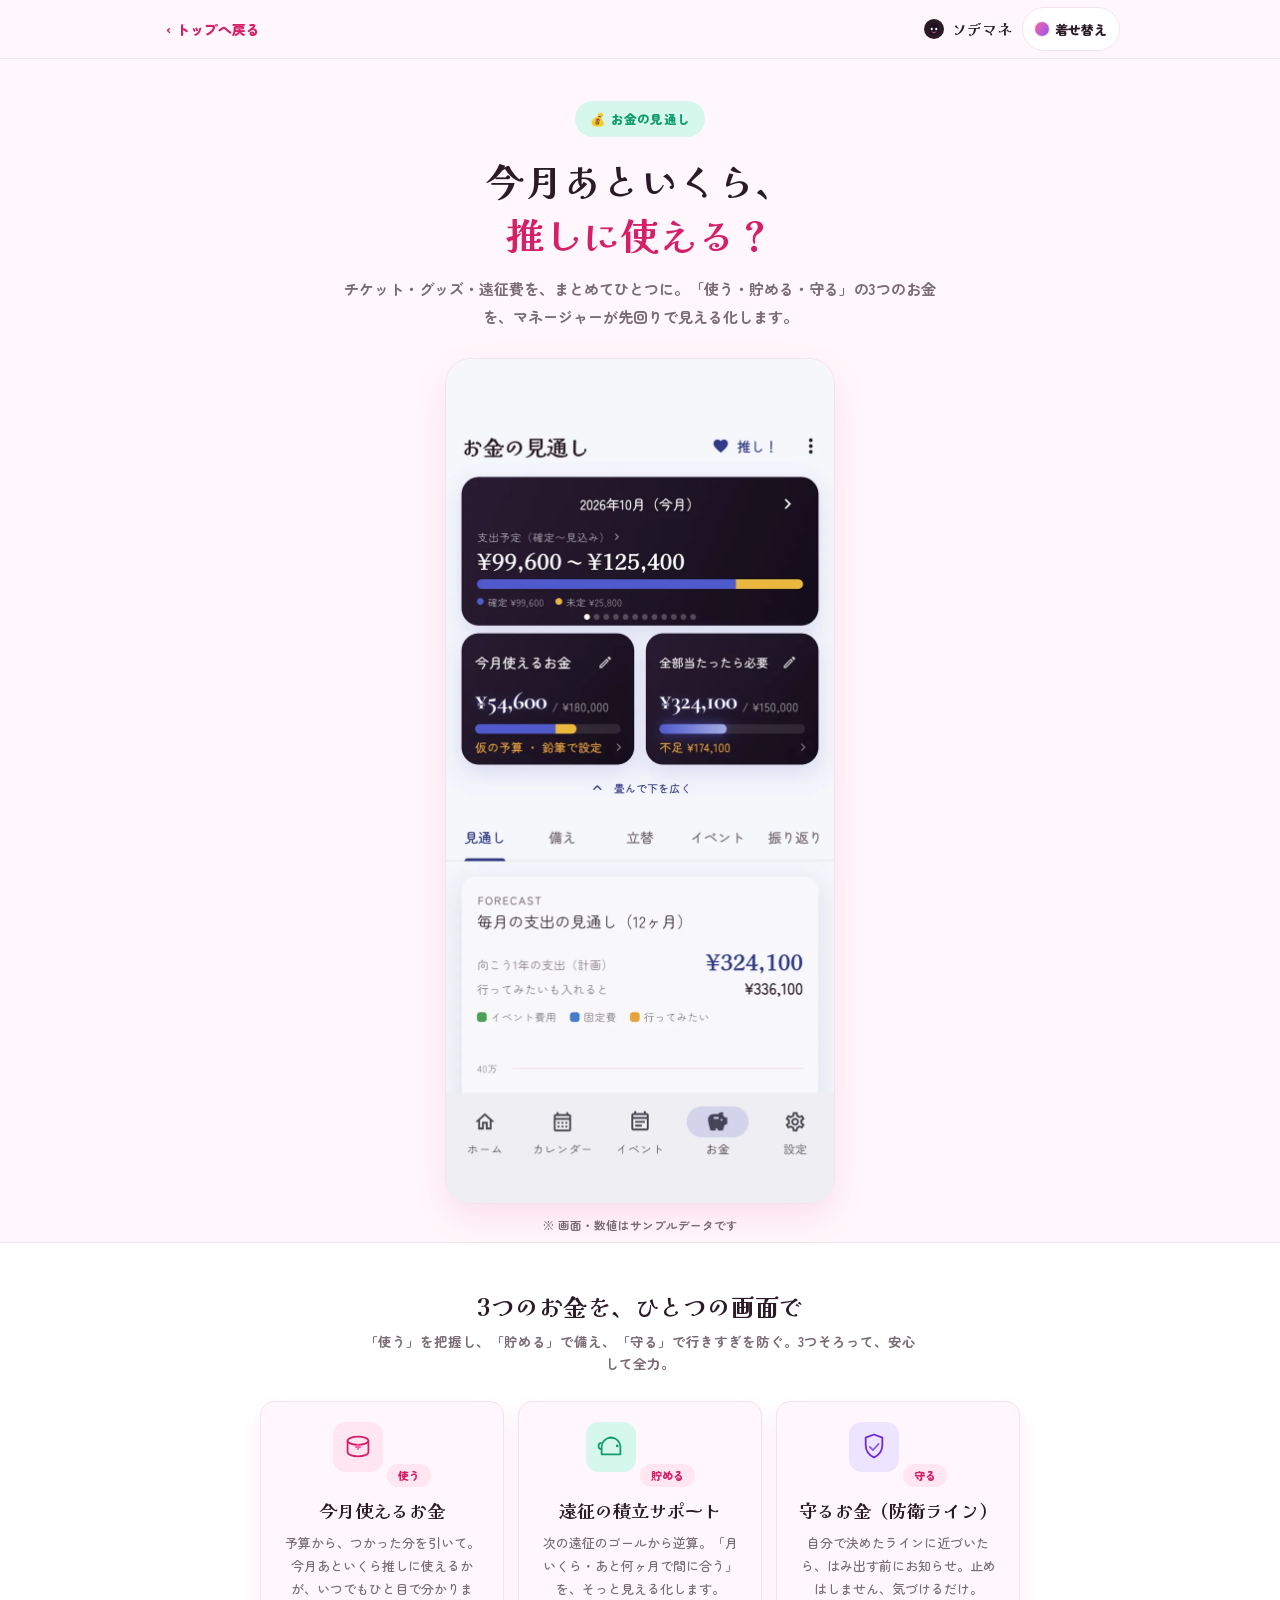
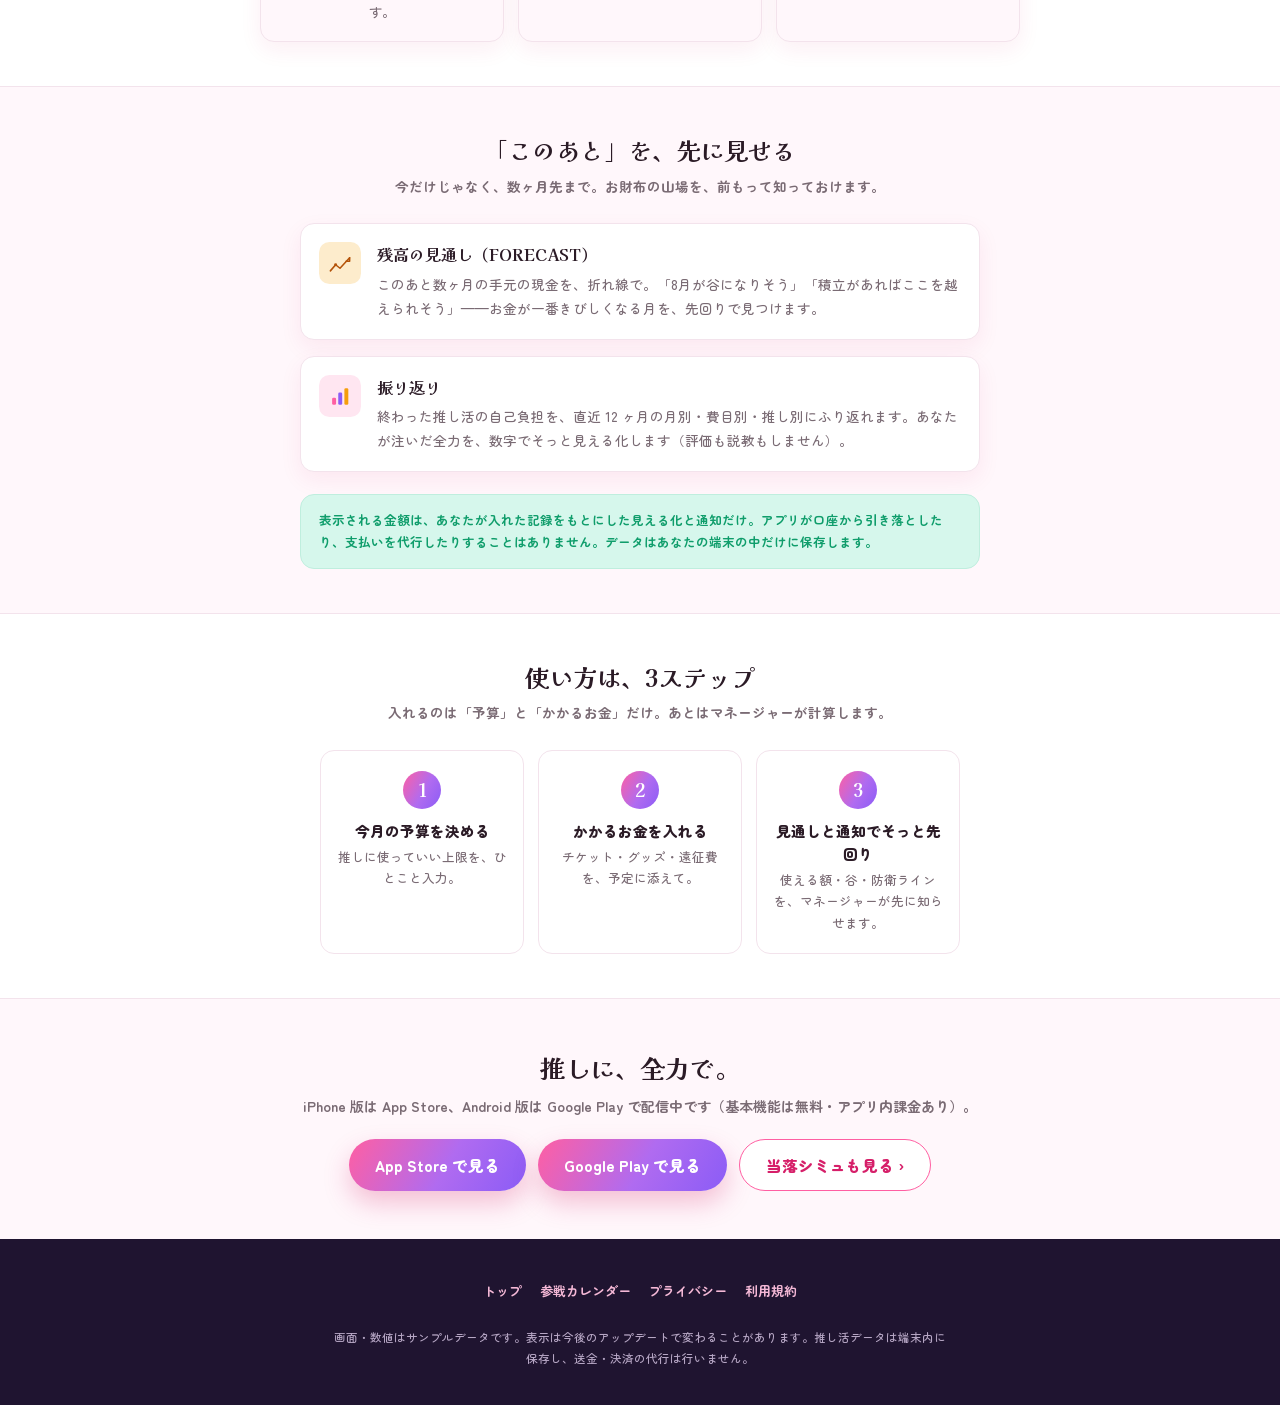
<file: features/money.html>
<!DOCTYPE html>
<html lang="ja">
<head>
<meta charset="utf-8">
<meta name="viewport" content="width=device-width, initial-scale=1, viewport-fit=cover">
<title>お金の見通し｜ソデマネ</title>
<meta name="description" content="今月あといくら推しに使える？を、いつでもひと目で。使う・貯める・守るの3つのお金と、このあと数ヶ月の残高の見通しを、ソデマネが先回りで見える化。記録と通知だけ、送金はしません。">
<link rel="icon" href="../assets/favicon.ico" sizes="any">
<link rel="apple-touch-icon" sizes="180x180" href="../assets/apple-touch-icon-180.png">
<meta name="theme-color" content="#ff5fa2">
<meta property="og:type" content="website">
<meta property="og:title" content="お金の見通し｜ソデマネ">
<meta property="og:description" content="今月あといくら使える？使う・貯める・守るの3つを先回りで見える化。送金はしません、記録と通知だけ。">
<meta property="og:url" content="https://sodemane.github.io/features/money.html">
<meta property="og:image" content="https://sodemane.github.io/assets/og-image_1200x630_20261023.png">
<link rel="preconnect" href="https://fonts.googleapis.com">
<link rel="preconnect" href="https://fonts.gstatic.com" crossorigin>
<link href="https://fonts.googleapis.com/css2?family=Zen+Maru+Gothic:wght@500;700;900&family=Kaisei+Decol:wght@700&display=swap" rel="stylesheet">
<style>
:root{
  --oshi-pink:#ff5fa2; --oshi-pink-deep:#d61f69; --purple:#8b5cf6; --purple-deep:#6d28d9;
  --gold:#f59e0b; --gold-ink:#b45309; --mint:#34d399; --mint-ink:#0f9d6b;
  --cream:#fff7fb; --white:#ffffff; --ink:#2b1b26; --ink-muted:#7a6b74; --line:#f3e3ec;
  --pink-soft:#ffe6f1; --purple-soft:#ede4ff; --gold-soft:#fdeccc; --mint-soft:#d6f7ec;
  --grad-primary:linear-gradient(120deg,#ff5fa2 0%,#b06bf0 55%,#8b5cf6 100%);
  --font-body:"Zen Maru Gothic",system-ui,-apple-system,sans-serif;
  --font-display:"Kaisei Decol","Zen Maru Gothic",serif;
  --r-sm:8px; --r-md:14px; --r-lg:22px; --r-pill:99px;
  --sh-card:0 8px 22px rgba(214,31,105,.07);
  --sh-cta:0 12px 26px rgba(214,31,105,.26);
  --ease:cubic-bezier(.22,.61,.36,1);
}
*{box-sizing:border-box}
html{scroll-behavior:smooth}
body{margin:0;background:var(--cream);color:var(--ink);font-family:var(--font-body);font-weight:500;
  -webkit-font-smoothing:antialiased;line-height:1.6}
a{color:inherit}
.wrap{width:100%;max-width:1000px;margin:0 auto;padding:0 20px}
.topbar{position:sticky;top:0;z-index:20;background:rgba(255,247,251,.92);backdrop-filter:blur(10px);
  border-bottom:1px solid var(--line)}
.topbar .in{display:flex;align-items:center;justify-content:space-between;height:58px}
.back{display:inline-flex;align-items:center;gap:7px;font-weight:800;font-size:14px;color:var(--oshi-pink-deep);
  text-decoration:none;min-height:44px;padding:0 6px}
.brand{display:flex;align-items:center;gap:8px;font-family:var(--font-display);font-weight:700;font-size:15px;color:var(--ink)}
.btn{display:inline-flex;align-items:center;justify-content:center;gap:8px;cursor:pointer;text-decoration:none;
  font-family:var(--font-body);font-weight:900;border:none;border-radius:var(--r-pill);min-height:52px;
  padding:0 26px;font-size:15.5px;transition:transform .16s var(--ease)}
.btn-primary{background:var(--grad-primary);color:#fff;box-shadow:var(--sh-cta)}
.btn-ghost{background:#fff;color:var(--oshi-pink-deep);border:1.5px solid var(--oshi-pink)}
.btn-sm{min-height:44px;padding:0 18px;font-size:14px}
@media(hover:hover){.btn:hover{transform:translateY(-2px)}}
.btn:active{transform:translateY(0)}
.hero{padding:42px 0 8px;text-align:center}
.eyebrow{display:inline-flex;align-items:center;gap:7px;background:var(--mint-soft);color:var(--mint-ink);
  font-weight:900;font-size:12.5px;padding:8px 15px;border-radius:var(--r-pill);letter-spacing:.02em}
.hero h1{font-family:var(--font-display);font-weight:700;font-size:30px;line-height:1.42;margin:16px 0 0;letter-spacing:.01em}
.hero h1 .pk{color:var(--oshi-pink-deep)}
.hero .lead{font-size:15px;line-height:1.9;color:var(--ink-muted);margin:14px auto 0;max-width:620px;font-weight:700}
@media(min-width:760px){.hero h1{font-size:38px}}
.showcase{display:flex;justify-content:center;margin-top:26px}
.mock-vp{width:300px;max-width:84vw;overflow:hidden;border-radius:26px;margin:0 auto}
@media(min-width:760px){.mock-vp{width:360px;max-width:none}}
.mock-if{width:392px;height:900px;border:0;display:block;transform-origin:top left}
.note-dev{text-align:center;font-size:11.5px;font-weight:700;color:var(--ink-muted);margin:12px 0 0}
.sec{padding:44px 0}
.sec.white{background:#fff;border-top:1px solid var(--line);border-bottom:1px solid var(--line)}
.sec h2{font-family:var(--font-display);font-weight:700;font-size:24px;text-align:center;margin:0 0 6px}
.sec .sub{text-align:center;color:var(--ink-muted);font-weight:700;font-size:13.5px;margin:0 auto 26px;max-width:560px}
.views{display:grid;grid-template-columns:1fr;gap:14px;max-width:760px;margin:0 auto}
@media(min-width:680px){.views{grid-template-columns:repeat(3,1fr)}}
.view{background:var(--cream);border:1px solid var(--line);border-radius:var(--r-md);box-shadow:var(--sh-card);
  padding:20px 18px 18px;text-align:center}
.view .vi{width:50px;height:50px;margin:0 auto 8px}
.view .vt{font-family:var(--font-display);font-weight:700;font-size:18px;color:var(--ink);margin:1px 0 6px}
.view .tagm{display:inline-block;font-size:11px;font-weight:900;color:var(--oshi-pink-deep);background:var(--pink-soft);
  border-radius:var(--r-pill);padding:3px 11px;margin-bottom:8px}
.view p{font-size:13px;line-height:1.78;color:var(--ink-muted);margin:0;font-weight:500}
.frow{display:flex;gap:16px;align-items:flex-start;max-width:680px;margin:0 auto 16px;
  background:#fff;border:1px solid var(--line);border-radius:var(--r-md);box-shadow:var(--sh-card);padding:18px}
.sec.white .frow{background:var(--cream)}
.frow .fi{flex:0 0 auto;width:42px;height:42px}
.frow b{display:block;font-family:var(--font-display);font-weight:700;font-size:16px;color:var(--ink);margin-bottom:4px}
.frow p{margin:0;font-size:13.5px;line-height:1.8;color:var(--ink-muted);font-weight:500}
.steps{display:grid;grid-template-columns:1fr;gap:14px;max-width:640px;margin:0 auto}
@media(min-width:680px){.steps{grid-template-columns:repeat(3,1fr)}}
.step{background:#fff;border:1px solid var(--line);border-radius:var(--r-md);padding:20px 16px;text-align:center}
.step .n{display:inline-grid;place-items:center;width:38px;height:38px;border-radius:99px;
  background:var(--grad-primary);color:#fff;font-family:var(--font-display);font-weight:700;font-size:18px;margin-bottom:10px}
.step b{display:block;font-weight:900;font-size:14.5px;color:var(--ink);margin-bottom:4px}
.step p{margin:0;font-size:12.5px;line-height:1.7;color:var(--ink-muted);font-weight:500}
.honest{max-width:680px;margin:22px auto 0;background:var(--mint-soft);border:1px solid #bfeede;
  border-radius:var(--r-md);padding:14px 18px;font-size:12.5px;font-weight:700;color:var(--mint-ink);line-height:1.8}
.cta{text-align:center;padding:48px 0}
.cta h2{font-family:var(--font-display);font-weight:700;font-size:25px;margin:0 0 8px}
.cta p{color:var(--ink-muted);font-weight:700;font-size:14px;margin:0 0 22px}
.cta .row{display:flex;gap:12px;justify-content:center;flex-wrap:wrap}
footer{background:#1f1430;color:#e9def0;padding:30px 0 36px;text-align:center}
footer .links{display:flex;gap:18px;justify-content:center;flex-wrap:wrap;margin-bottom:14px}
footer a{color:#f4b8d6;text-decoration:none;font-weight:700;font-size:13px;min-height:44px;display:inline-flex;align-items:center}
footer .fine{font-size:11.5px;color:#b6a6c4;line-height:1.8;font-weight:500;max-width:620px;margin:0 auto}
</style>
<!-- Google アナリティクス（2026-10-24・LP のアクセス解析。Google シグナル・広告のパーソナライズはオフ。説明は privacy.html 第4条・第6条） -->
<script async src="https://www.googletagmanager.com/gtag/js?id=G-Q0PJHQH75B"></script>
<script>
  window.dataLayer = window.dataLayer || [];
  function gtag(){dataLayer.push(arguments);}
  gtag('js', new Date());
  gtag('config', 'G-Q0PJHQH75B', { allow_google_signals: false, allow_ad_personalization_signals: false });
  // App Store へのクリック計測（2026-11-04・index と同じ store_click）。label は 押された場所:ct
  document.addEventListener('click', function(e){
    var a = e.target && e.target.closest ? e.target.closest('a[href*="apps.apple.com"], a[href*="play.google.com"]') : null;
    if(a) gtag('event', 'store_click', { label: 'feature_' + location.pathname.split('/').pop().replace('.html', '') + (a.href.indexOf('play.google.com') >= 0 ? ':play' : ':lp') });
  });
</script>
<!-- 着せ替え（トップで選んだ系スキンを引き継ぐ・tools/make_kei_sub.py の生成物） -->
<link rel="stylesheet" href="../assets/kei-sub.css">
<script src="../assets/kei-sub.js"></script>
</head>
<body>

<svg width="0" height="0" style="position:absolute" aria-hidden="true">
  <symbol id="m-use" viewBox="0 0 96 96"><rect width="96" height="96" rx="24" fill="#ffe6f1"></rect>
    <ellipse cx="48" cy="36" rx="20" ry="8" fill="none" stroke="#d61f69" stroke-width="3.4"></ellipse>
    <path d="M28 36v22c0 4.4 9 8 20 8s20-3.6 20-8V36" fill="none" stroke="#d61f69" stroke-width="3.4"></path>
    <path d="M44 48h8M48 44v8" stroke="#ff5fa2" stroke-width="3.4" stroke-linecap="round"></path></symbol>
  <symbol id="m-save" viewBox="0 0 96 96"><rect width="96" height="96" rx="24" fill="#d6f7ec"></rect>
    <path d="M30 48a18 18 0 1136 0v14H30z" fill="none" stroke="#0f9d6b" stroke-width="3.4" stroke-linejoin="round"></path>
    <circle cx="60" cy="46" r="2.6" fill="#0f9d6b"></circle>
    <path d="M30 40c-4 0-6 3-6 6s2 6 6 6" fill="none" stroke="#0f9d6b" stroke-width="3.4"></path>
    <path d="M44 30h8" stroke="#0f9d6b" stroke-width="3.4" stroke-linecap="round"></path></symbol>
  <symbol id="m-guard" viewBox="0 0 96 96"><rect width="96" height="96" rx="24" fill="#ede4ff"></rect>
    <path d="M48 24l16 6v14c0 12-8 20-16 24-8-4-16-12-16-24V30z" fill="none" stroke="#6d28d9" stroke-width="3.4" stroke-linejoin="round"></path>
    <path d="M40 48l6 6 11-12" stroke="#8b5cf6" stroke-width="3.4" fill="none" stroke-linecap="round" stroke-linejoin="round"></path></symbol>
  <symbol id="m-forecast" viewBox="0 0 96 96"><rect width="96" height="96" rx="24" fill="#fdeccc"></rect>
    <path d="M26 66l12-14 10 8 22-24" fill="none" stroke="#b45309" stroke-width="3.6" stroke-linecap="round" stroke-linejoin="round"></path>
    <circle cx="38" cy="52" r="3.4" fill="#b45309"></circle><path d="M70 36v8h-8" stroke="#b45309" stroke-width="3.6" fill="none" stroke-linecap="round" stroke-linejoin="round"></path></symbol>
  <symbol id="m-report" viewBox="0 0 96 96"><rect width="96" height="96" rx="24" fill="#ffe6f1"></rect>
    <rect x="30" y="52" width="9" height="16" rx="3" fill="#ff5fa2"></rect>
    <rect x="44" y="40" width="9" height="28" rx="3" fill="#8b5cf6"></rect>
    <rect x="58" y="30" width="9" height="38" rx="3" fill="#f59e0b"></rect></symbol>
  <symbol id="kuroko" viewBox="0 0 40 40"><circle cx="20" cy="20" r="20" fill="#2b1b26"></circle>
    <path d="M20 8c-6 0-9 4-9 10 0 5 0 9 0 12h18c0-3 0-7 0-12 0-6-3-10-9-10z" fill="#1c1020"></path>
    <ellipse cx="15.5" cy="20" rx="2.1" ry="2.6" fill="#fff"></ellipse><ellipse cx="24.5" cy="20" rx="2.1" ry="2.6" fill="#fff"></ellipse>
    <path d="M16 26q4 3 8 0" stroke="#ff5fa2" stroke-width="1.6" fill="none" stroke-linecap="round"></path></symbol>
</svg>

<div class="topbar"><div class="wrap in">
  <a class="back" href="../index.html#screens">‹ トップへ戻る</a>
  <span class="brand"><svg width="20" height="20"><use href="#kuroko"></use></svg>ソデマネ</span>
</div></div>

<header class="hero"><div class="wrap">
  <span class="eyebrow">💰 お金の見通し</span>
  <h1>今月あといくら、<br><span class="pk">推しに使える？</span></h1>
  <p class="lead">チケット・グッズ・遠征費を、まとめてひとつに。「使う・貯める・守る」の3つのお金を、マネージャーが先回りで見える化します。</p>
  <div class="showcase">
    <div>
      <img src="../assets/screens/app-money.webp" alt="お金の見通しの実際の画面" loading="lazy" style="width:100%;max-width:390px;border-radius:26px;border:1px solid #f3e3ec;box-shadow:0 14px 34px rgba(214,31,105,.10);display:block;margin:0 auto">
      <p class="note-dev">※ 画面・数値はサンプルデータです</p>
    </div>
  </div>
</div></header>

<section class="sec white"><div class="wrap">
  <h2>3つのお金を、ひとつの画面で</h2>
  <p class="sub">「使う」を把握し、「貯める」で備え、「守る」で行きすぎを防ぐ。3つそろって、安心して全力。</p>
  <div class="views">
    <div class="view">
      <svg class="vi"><use href="#m-use"></use></svg>
      <div class="tagm">使う</div>
      <div class="vt">今月使えるお金</div>
      <p>予算から、つかった分を引いて。今月あといくら推しに使えるかが、いつでもひと目で分かります。</p>
    </div>
    <div class="view">
      <svg class="vi"><use href="#m-save"></use></svg>
      <div class="tagm">貯める</div>
      <div class="vt">遠征の積立サポート</div>
      <p>次の遠征のゴールから逆算。「月いくら・あと何ヶ月で間に合う」を、そっと見える化します。</p>
    </div>
    <div class="view">
      <svg class="vi"><use href="#m-guard"></use></svg>
      <div class="tagm">守る</div>
      <div class="vt">守るお金（防衛ライン）</div>
      <p>自分で決めたラインに近づいたら、はみ出す前にお知らせ。止めはしません、気づけるだけ。</p>
    </div>
  </div>
</div></section>

<section class="sec"><div class="wrap">
  <h2>「このあと」を、先に見せる</h2>
  <p class="sub">今だけじゃなく、数ヶ月先まで。お財布の山場を、前もって知っておけます。</p>

  <div class="frow">
    <svg class="fi"><use href="#m-forecast"></use></svg>
    <div>
      <b>残高の見通し（FORECAST）</b>
      <p>このあと数ヶ月の手元の現金を、折れ線で。「8月が谷になりそう」「積立があればここを越えられそう」——お金が一番きびしくなる月を、先回りで見つけます。</p>
    </div>
  </div>

  <div class="frow">
    <svg class="fi"><use href="#m-report"></use></svg>
    <div>
      <b>振り返り</b>
      <p>終わった推し活の自己負担を、直近 12 ヶ月の月別・費目別・推し別にふり返れます。あなたが注いだ全力を、数字でそっと見える化します（評価も説教もしません）。</p>
    </div>
  </div>

  <p class="honest">表示される金額は、あなたが入れた記録をもとにした<b>見える化と通知だけ</b>。アプリが口座から引き落としたり、支払いを代行したりすることはありません。データはあなたの端末の中だけに保存します。</p>
</div></section>

<section class="sec white"><div class="wrap">
  <h2>使い方は、3ステップ</h2>
  <p class="sub">入れるのは「予算」と「かかるお金」だけ。あとはマネージャーが計算します。</p>
  <div class="steps">
    <div class="step"><span class="n">1</span><b>今月の予算を決める</b><p>推しに使っていい上限を、ひとこと入力。</p></div>
    <div class="step"><span class="n">2</span><b>かかるお金を入れる</b><p>チケット・グッズ・遠征費を、予定に添えて。</p></div>
    <div class="step"><span class="n">3</span><b>見通しと通知でそっと先回り</b><p>使える額・谷・防衛ラインを、マネージャーが先に知らせます。</p></div>
  </div>
</div></section>

<section class="cta"><div class="wrap">
  <h2>推しに、全力で。</h2>
  <p>iPhone 版は App Store、Android 版は Google Play で配信中です（基本機能は無料・アプリ内課金あり）。</p>
  <div class="row">
    <a class="btn btn-primary" href="https://apps.apple.com/jp/app/id6823073327?pt=129103393&amp;ct=lp&amp;mt=8">App Store で見る</a>
    <a class="btn btn-primary" href="https://play.google.com/store/apps/details?id=net.jenterprise.oshikatsu&amp;referrer=utm_source%3Dlp">Google Play で見る</a>
    <a class="btn btn-ghost" href="lottery.html">当落シミュも見る ›</a>
  </div>
</div></section>

<footer><div class="wrap">
  <div class="links">
    <a href="../index.html">トップ</a>
    <a href="calendar.html">参戦カレンダー</a>
    <a href="../privacy.html">プライバシー</a>
    <a href="../terms.html">利用規約</a>
  </div>
  <p class="fine">画面・数値はサンプルデータです。表示は今後のアップデートで変わることがあります。推し活データは端末内に保存し、送金・決済の代行は行いません。</p>
</div></footer>

<script>
(function(){
  function fit(){
    var vp=document.querySelector(".mock-vp"), ifr=document.querySelector(".mock-if");
    if(!vp||!ifr) return;
    var s=Math.min(1, vp.clientWidth/392);
    ifr.style.transform="scale("+s+")";
    vp.style.height=Math.round(900*s)+"px";
  }
  window.addEventListener("resize",fit);window.addEventListener("orientationchange",fit);
  if(document.readyState==="loading") document.addEventListener("DOMContentLoaded",fit); else fit();
  setTimeout(fit,300);
})();
</script>
</body>
</html>
</file>
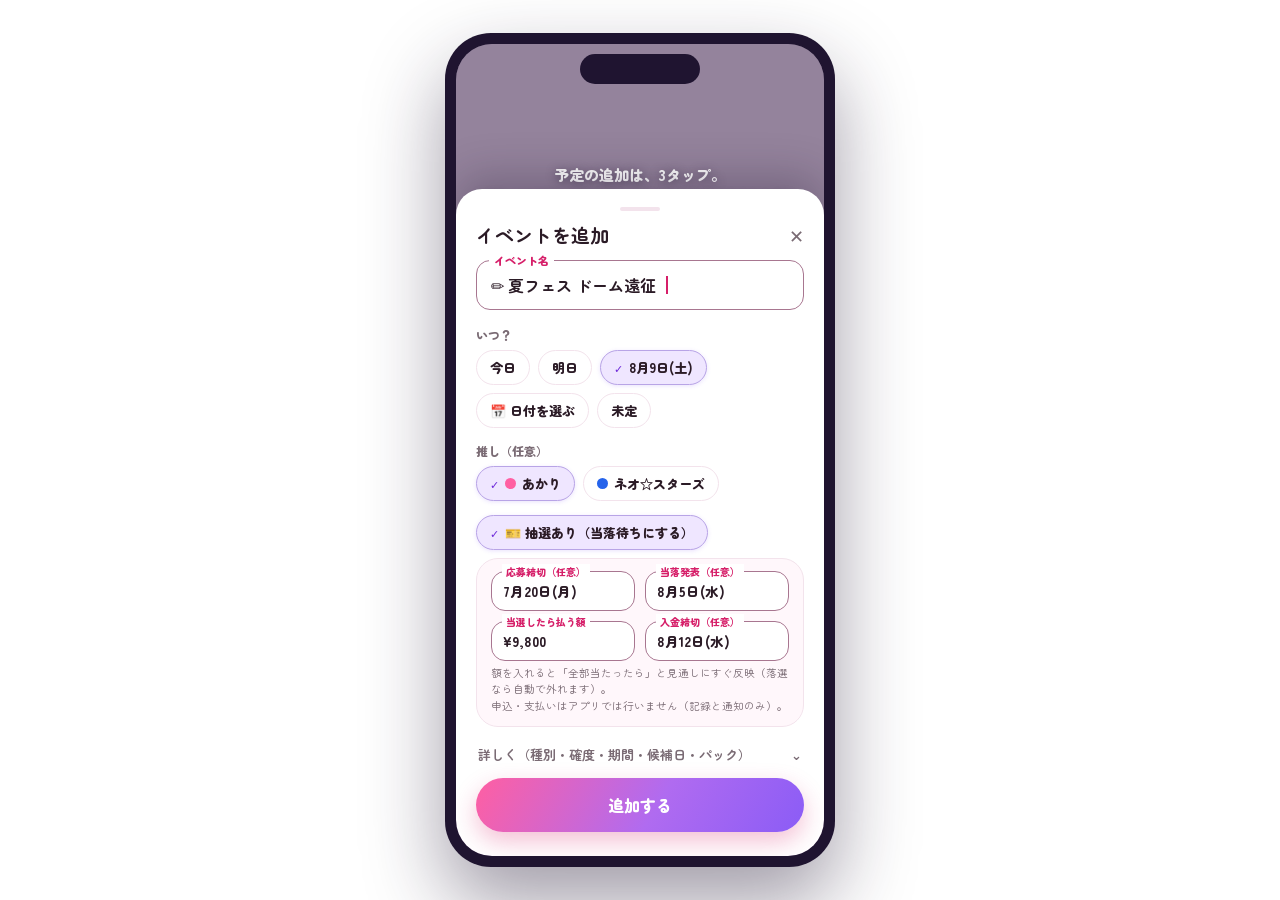
<file: screens/app-add.html>
<!-- @dsCard group="App" viewport="430x880" name="App — 予定をクイック追加" subtitle="ソデマネ：3タップ登録＋抽選の段取り1画面（開発中イメージ）" -->
<!DOCTYPE html>
<html lang="ja">
<head>
<meta charset="utf-8">
<meta name="viewport" content="width=device-width, initial-scale=1, viewport-fit=cover">
<title>ソデマネ — 予定を追加</title>
<link href="https://fonts.googleapis.com/css2?family=Zen+Maru+Gothic:wght@500;700;900&family=Kaisei+Decol:wght@700&display=swap" rel="stylesheet">
<style>
:root{
  --oshi-pink:#ff5fa2; --oshi-pink-deep:#d61f69; --purple:#8b5cf6;
  --gold:#f59e0b; --mint:#34d399;
  --cream:#fff7fb; --white:#ffffff; --ink:#2b1b26; --ink-muted:#7a6b74; --line:#f3e3ec;
  --pink-soft:#ffe6f1; --grad-primary:linear-gradient(120deg,#ff5fa2 0%,#b06bf0 55%,#8b5cf6 100%);
  --font-body:"Zen Maru Gothic",system-ui,-apple-system,sans-serif;
  --r-md:14px; --r-lg:22px; --r-pill:99px;
}
*{box-sizing:border-box}
body{margin:0;min-height:100vh;display:grid;place-items:center;padding:8px;background:transparent;
  font-family:var(--font-body);-webkit-font-smoothing:antialiased}
.phone{width:390px;max-width:100%;background:#1f1430;border-radius:46px;padding:11px;
  box-shadow:0 36px 80px rgba(31,20,48,.42);position:relative}
.notch{position:absolute;top:21px;left:50%;transform:translateX(-50%);width:120px;height:30px;
  background:#1f1430;border-radius:99px;z-index:6}
.screen{position:relative;background:#cbb9d8;border-radius:36px;overflow:hidden;height:812px;
  display:flex;flex-direction:column;justify-content:flex-end}
.dim{position:absolute;inset:0;background:rgba(43,27,38,.34)}
.sheet{position:relative;background:var(--white);border-radius:26px 26px 36px 36px;padding:18px 20px 24px;
  box-shadow:0 -14px 40px rgba(31,20,48,.25)}
.grab{width:40px;height:4px;border-radius:99px;background:var(--line);margin:0 auto 10px}
.h{display:flex;align-items:center;justify-content:space-between;margin-bottom:12px}
.h b{font-size:19px;color:var(--ink)}
.h .x{color:var(--ink-muted);font-size:18px}
.field{border:1.6px solid #a87690;border-radius:var(--r-md);padding:12px 14px;display:flex;gap:10px;
  align-items:center;font-weight:700;color:var(--ink);position:relative;margin-bottom:16px}
.field .lbl{position:absolute;top:-9px;left:12px;background:var(--white);padding:0 5px;
  font-size:11px;color:var(--oshi-pink-deep);font-weight:800}
.field .caret{width:2px;height:18px;background:var(--oshi-pink-deep);animation:bl 1.1s step-end infinite}
@keyframes bl{50%{opacity:0}}
.qlbl{font-size:12px;font-weight:800;color:var(--ink-muted);margin:0 0 7px}
.chips{display:flex;gap:8px;flex-wrap:wrap;margin-bottom:14px}
.chip{border:1.4px solid var(--line);border-radius:var(--r-pill);padding:7px 13px;font-size:13px;
  font-weight:800;color:var(--ink);background:var(--white);display:flex;gap:6px;align-items:center}
.chip.on{background:#efe6ff;border-color:#b8a4e6;box-shadow:0 1px 4px rgba(139,92,246,.18)}
.chip.on::before{content:"✓";font-size:11px;color:#6d28d9}
.chip .dot{width:11px;height:11px;border-radius:50%}
.slots{background:var(--cream);border:1px solid var(--line);border-radius:var(--r-lg);
  padding:12px 14px;margin:2px 0 14px}
.slots .row{display:flex;gap:10px;margin-bottom:10px}
.slot{flex:1;border:1.4px solid #a87690;border-radius:var(--r-md);padding:9px 11px;position:relative;
  font-weight:800;font-size:13.5px;color:var(--ink);background:var(--white)}
.slot .lbl{position:absolute;top:-8px;left:10px;background:var(--white);padding:0 4px;
  font-size:10px;color:var(--oshi-pink-deep);font-weight:800}
.slots .note{font-size:10.5px;color:var(--ink-muted);line-height:1.55;margin:2px 0 0}
.more{display:flex;justify-content:space-between;align-items:center;color:var(--ink-muted);
  font-size:13px;font-weight:700;padding:4px 2px 14px}
.cta{background:var(--grad-primary);color:#fff;border-radius:var(--r-pill);text-align:center;
  padding:15px;font-size:16px;font-weight:900;box-shadow:0 10px 24px rgba(214,31,105,.28)}
.tapnote{position:absolute;top:120px;left:0;right:0;text-align:center;color:#fff;font-weight:900;
  font-size:15px;text-shadow:0 2px 10px rgba(31,20,48,.5)}
.tapnote span{display:block;font-size:12px;font-weight:700;opacity:.92;margin-top:4px}
</style>
</head>
<body>
<div class="phone">
  <div class="notch"></div>
  <div class="screen">
    <div class="dim"></div>
    <div class="tapnote">予定の追加は、3タップ。<span>名前 → いつ？ → 追加する。あとから全部そだてられます。</span></div>
    <div class="sheet">
      <div class="grab"></div>
      <div class="h"><b>イベントを追加</b><span class="x">✕</span></div>
      <div class="field"><span class="lbl">イベント名</span>✏️ 夏フェス ドーム遠征<span class="caret"></span></div>
      <p class="qlbl">いつ？</p>
      <div class="chips">
        <span class="chip">今日</span><span class="chip">明日</span>
        <span class="chip on">8月9日(土)</span>
        <span class="chip">📅 日付を選ぶ</span><span class="chip">未定</span>
      </div>
      <p class="qlbl">推し（任意）</p>
      <div class="chips">
        <span class="chip on"><span class="dot" style="background:#ff5fa2"></span>あかり</span>
        <span class="chip"><span class="dot" style="background:#2563eb"></span>ネオ☆スターズ</span>
      </div>
      <div class="chips" style="margin-bottom:8px">
        <span class="chip on">🎫 抽選あり（当落待ちにする）</span>
      </div>
      <div class="slots">
        <div class="row">
          <div class="slot"><span class="lbl">応募締切（任意）</span>7月20日(月)</div>
          <div class="slot"><span class="lbl">当落発表（任意）</span>8月5日(水)</div>
        </div>
        <div class="row" style="margin-bottom:4px">
          <div class="slot"><span class="lbl">当選したら払う額</span>¥9,800</div>
          <div class="slot"><span class="lbl">入金締切（任意）</span>8月12日(水)</div>
        </div>
        <p class="note">額を入れると「全部当たったら」と見通しにすぐ反映（落選なら自動で外れます）。<br>申込・支払いはアプリでは行いません（記録と通知のみ）。</p>
      </div>
      <div class="more">詳しく（種別・確度・期間・候補日・パック）<span>⌄</span></div>
      <div class="cta">追加する</div>
    </div>
  </div>
</div>
</body>
</html>
</file>
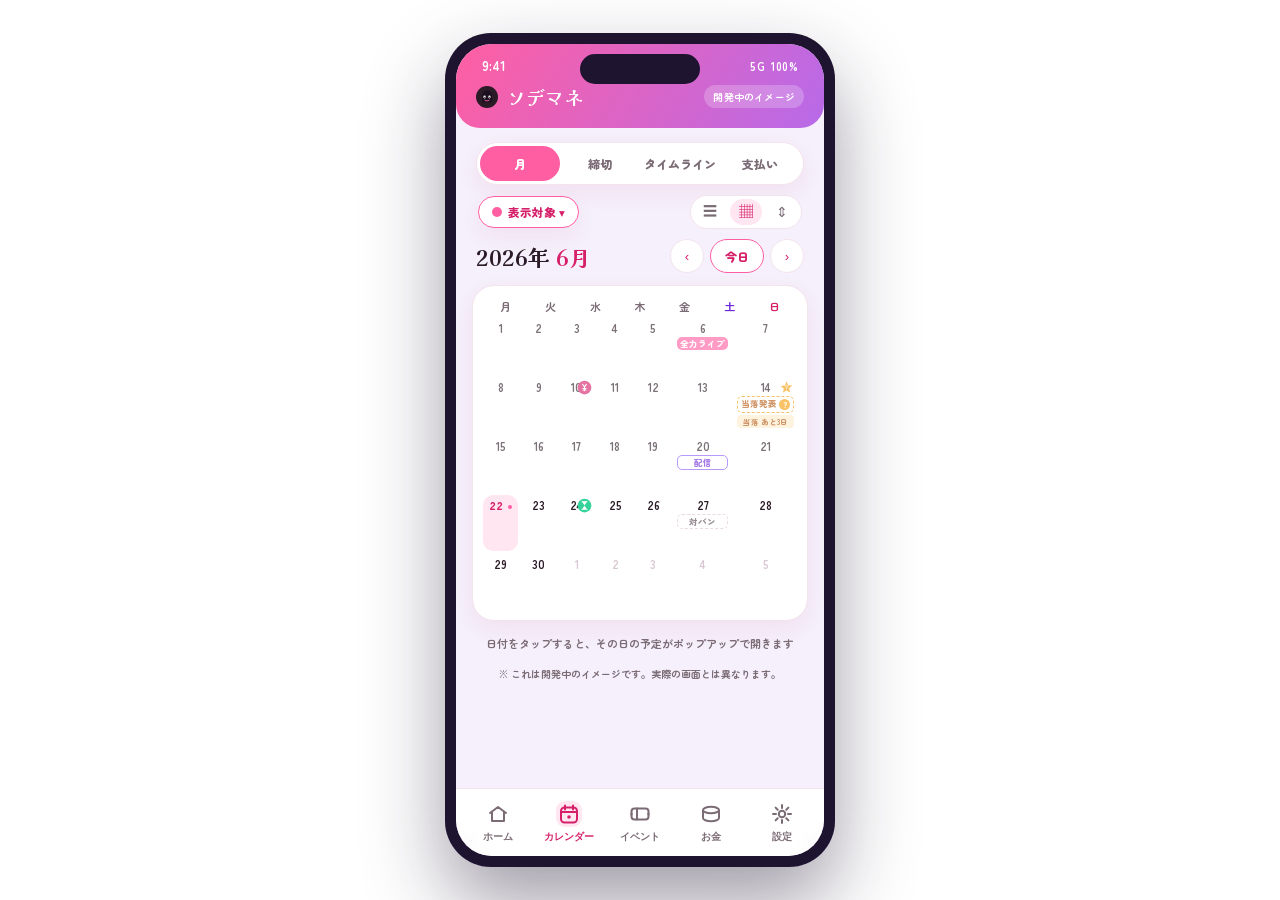
<file: screens/app-calendar.html>
<!-- @dsCard group="App" viewport="430x880" name="App — カレンダー画面（ホーム）" subtitle="ソデマネ：確度で見分ける参戦カレンダー（全SVG・開発中イメージ）" -->
<!-- @startingPoint section="App" subtitle="ソデマネ カレンダー画面（ホーム）スマホモック" viewport="430x880" -->
<!DOCTYPE html>
<html lang="ja">
<head>
<meta charset="utf-8">
<meta name="viewport" content="width=device-width, initial-scale=1, viewport-fit=cover">
<title>ソデマネ — カレンダー画面</title>
<link href="https://fonts.googleapis.com/css2?family=Zen+Maru+Gothic:wght@500;700;900&family=Kaisei+Decol:wght@700&display=swap" rel="stylesheet">
<style>
:root{
  --oshi-pink:#ff5fa2; --oshi-pink-deep:#d61f69; --purple:#8b5cf6; --purple-deep:#6d28d9;
  --gold:#f59e0b; --gold-ink:#b45309; --mint:#34d399; --mint-ink:#0f9d6b;
  --cream:#fff7fb; --white:#ffffff; --ink:#2b1b26; --ink-muted:#7a6b74; --line:#f3e3ec;
  --pink-soft:#ffe6f1; --purple-soft:#ede4ff; --gold-soft:#fdeccc; --mint-soft:#d6f7ec;
  --grad-primary:linear-gradient(120deg,#ff5fa2 0%,#b06bf0 55%,#8b5cf6 100%);
  --font-body:"Zen Maru Gothic",system-ui,-apple-system,sans-serif;
  --font-display:"Kaisei Decol","Zen Maru Gothic",serif;
  --r-sm:8px; --r-md:14px; --r-lg:22px; --r-pill:99px;
  --sh-card:0 8px 22px rgba(214,31,105,.07);
  --sh-pop:0 14px 40px rgba(214,31,105,.16);
  --ease:cubic-bezier(.22,.61,.36,1);
}
*{box-sizing:border-box}
body{margin:0;min-height:100vh;display:grid;place-items:center;padding:8px;
  background:transparent;
  font-family:var(--font-body);-webkit-font-smoothing:antialiased}

/* ---- phone shell ---- */
.phone{width:390px;max-width:100%;background:#1f1430;border-radius:46px;padding:11px;
  box-shadow:0 36px 80px rgba(31,20,48,.42);position:relative}
.notch{position:absolute;top:21px;left:50%;transform:translateX(-50%);width:120px;height:30px;
  background:#1f1430;border-radius:99px;z-index:6}
.screen{position:relative;background:#f5f0fb;border-radius:36px;overflow:hidden;height:812px;
  display:flex;flex-direction:column}

/* ---- status bar ---- */
.status{display:flex;justify-content:space-between;align-items:center;padding:12px 26px 6px;
  color:#fff;font-weight:700;font-size:13px;position:relative;z-index:4}
.status .r{display:flex;gap:6px;align-items:center;font-size:11px;letter-spacing:.04em}

/* ---- header ---- */
.hdr{background:var(--grad-primary);background-size:200% 200%;animation:drift 10s var(--ease) infinite alternate;
  padding:0 0 18px;position:relative;border-radius:0 0 24px 24px}
@keyframes drift{from{background-position:0% 50%}to{background-position:100% 50%}}
@media(prefers-reduced-motion:reduce){.hdr{animation:none}}
.hdr .bar{display:flex;align-items:center;justify-content:space-between;padding:2px 20px 0}
.hdr .title{display:flex;align-items:center;gap:9px;color:#fff}
.hdr .title b{font-family:var(--font-display);font-weight:700;font-size:19px;letter-spacing:.01em}
.dev-tag{font-size:10px;font-weight:700;color:#fff;background:rgba(255,255,255,.22);
  padding:4px 9px;border-radius:var(--r-pill);letter-spacing:.02em}
.bubble{display:flex;align-items:center;gap:10px;margin:12px 20px 0;background:rgba(255,255,255,.96);
  border-radius:var(--r-pill);padding:9px 14px 9px 10px;box-shadow:0 6px 16px rgba(31,20,48,.14)}
.bubble .say{font-weight:700;font-size:13px;color:var(--ink)}
.bubble .say small{display:block;color:var(--ink-muted);font-weight:700;font-size:10.5px;margin-top:1px}

/* ---- content scroll ---- */
.content{flex:1;overflow-y:auto;padding:14px 16px 12px;-webkit-overflow-scrolling:touch}
.content::-webkit-scrollbar{width:0}

/* ---- month nav ---- */
.mnav{display:flex;align-items:center;justify-content:space-between;margin:2px 4px 12px}
.mnav .m{font-family:var(--font-display);font-weight:700;font-size:22px;color:var(--ink);white-space:nowrap}
.mnav .m span{color:var(--oshi-pink-deep)}
.mnav .nav{display:flex;gap:6px;align-items:center}
.iconbtn{width:34px;height:34px;border-radius:99px;border:1px solid var(--line);background:#fff;
  display:grid;place-items:center;cursor:pointer;color:var(--oshi-pink-deep)}
.today-btn{height:34px;padding:0 14px;border-radius:99px;border:1.5px solid var(--oshi-pink);background:#fff;
  color:var(--oshi-pink-deep);font-family:var(--font-body);font-weight:900;font-size:12px;cursor:pointer}

/* ---- calendar ---- */
.cal{background:#fff;border:1px solid var(--line);border-radius:var(--r-lg);box-shadow:var(--sh-card);
  padding:12px 10px 10px}
.dow{display:grid;grid-template-columns:repeat(7,1fr);margin-bottom:4px}
.dow span{text-align:center;font-weight:700;font-size:11px;color:var(--ink-muted)}
.dow span.sun{color:var(--oshi-pink-deep)}
.dow span.sat{color:var(--purple-deep)}
.grid{display:grid;grid-template-columns:repeat(7,1fr);gap:3px}
.cell{position:relative;min-height:56px;border-radius:10px;padding:4px 3px 3px;display:flex;
  flex-direction:column;gap:2px}
.cell .d{font-weight:700;font-size:11.5px;color:var(--ink);text-align:center;line-height:1.1}
.cell.out .d{color:#d9c8d2}
.cell.past{opacity:.62}
.cell.today{background:var(--pink-soft)}
.cell.today .d{color:var(--oshi-pink-deep);font-weight:900}
.cell .d .dot{display:inline-block;width:4px;height:4px;border-radius:99px;background:var(--oshi-pink);
  vertical-align:middle;margin-left:2px}
/* pin marker (top-right corner) */
.pin{position:absolute;top:3px;right:3px;width:15px;height:15px}
/* event bars by confidence */
.ev{font-size:8.5px;font-weight:900;line-height:1.15;border-radius:5px;padding:2px 3px;
  text-align:center;white-space:nowrap;overflow:hidden;text-overflow:ellipsis}
.ev-fixed{background:var(--oshi-pink);color:#fff}                                   /* 確定：実線ベタ塗り */
.ev-lottery{background:#fff;color:var(--gold-ink);border:1.5px dashed var(--gold)}  /* 当落待ち：点線枠 */
.ev-planned{background:#fff;color:var(--purple-deep);border:1.5px solid var(--purple)} /* 予定：細実線枠 */
.ev-wish{background:transparent;color:var(--ink-muted);border:1.5px dashed #e3cfdc;opacity:.78} /* 行ってみたい：ゴースト */
.ev-done{background:var(--line);color:var(--ink-muted)}                             /* 参加済み：淡色 */
.cd{display:flex;align-items:center;gap:2px;justify-content:center;font-size:7.5px;font-weight:900;
  color:var(--gold-ink);background:var(--gold-soft);border-radius:4px;padding:1px 2px}
.qbadge{display:inline-grid;place-items:center;width:11px;height:11px;border-radius:99px;background:var(--gold);
  color:#fff;font-size:8px;font-weight:900;margin-left:2px;vertical-align:middle}

/* ---- legend (confidence) ---- */
.section-t{font-weight:900;font-size:12px;color:var(--ink);margin:16px 4px 8px;letter-spacing:.02em}
.legend{background:#fff;border:1px solid var(--line);border-radius:var(--r-md);box-shadow:var(--sh-card);
  padding:11px 12px;display:grid;grid-template-columns:1fr 1fr;gap:8px 12px}
.lg{display:flex;align-items:center;gap:7px;font-size:11px;font-weight:700;color:var(--ink)}
.chipdemo{flex:0 0 auto;width:30px;height:16px;border-radius:5px}

/* ---- deadline pins legend ---- */
.pins{display:flex;flex-wrap:wrap;gap:7px}
.pinlg{display:inline-flex;align-items:center;gap:6px;background:#fff;border:1px solid var(--line);
  border-radius:var(--r-pill);padding:6px 11px 6px 8px;font-size:11px;font-weight:700;color:var(--ink);
  box-shadow:var(--sh-card)}

/* ---- inbox (気になる) ---- */
.inbox{background:var(--purple-soft);border:1.5px dashed #cbb8f0;border-radius:var(--r-md);padding:12px}
.inbox .ttl{display:flex;align-items:center;gap:6px;font-weight:900;font-size:11.5px;color:var(--purple-deep);
  margin-bottom:9px}
.inbox .chips{display:flex;flex-direction:column;gap:8px}
.wishchip{display:flex;align-items:center;gap:9px;background:#fff;border-radius:var(--r-md);padding:9px 11px;
  box-shadow:var(--sh-card)}
.wishchip .ico{width:30px;height:30px;flex:0 0 auto}
.wishchip .tx{flex:1;min-width:0}
.wishchip .tx b{font-weight:900;font-size:12.5px;color:var(--ink);display:block;line-height:1.3}
.wishchip .tx small{font-weight:700;font-size:10.5px;color:var(--ink-muted)}
.wishchip .plus{width:26px;height:26px;border-radius:99px;background:var(--pink-soft);color:var(--oshi-pink-deep);
  display:grid;place-items:center;font-weight:900;font-size:16px;flex:0 0 auto}
.note-dev{text-align:center;font-size:10px;font-weight:700;color:var(--ink-muted);margin:14px 0 4px}

/* ---- view segmented tabs (月/締切/タイムライン/支払い) ---- */
.segtabs{display:grid;grid-template-columns:repeat(4,1fr);background:#fff;border:1px solid var(--line);
  border-radius:var(--r-pill);padding:3px;margin:0 4px 10px;box-shadow:var(--sh-card)}
.segtab{border:none;background:transparent;border-radius:var(--r-pill);padding:9px 4px;font-family:var(--font-body);
  font-weight:800;font-size:12px;color:var(--ink-muted);cursor:pointer;white-space:nowrap}
.segtab.active{background:var(--oshi-pink);color:#fff}
/* ---- display height toggle row ---- */
.disp{display:flex;align-items:center;justify-content:space-between;margin:0 6px 10px}
.dispbtn{display:inline-flex;align-items:center;gap:6px;background:#fff;border:1.5px solid var(--oshi-pink);
  border-radius:var(--r-pill);padding:7px 13px;font-family:var(--font-body);font-weight:900;font-size:11.5px;
  color:var(--oshi-pink-deep);cursor:pointer;box-shadow:var(--sh-card)}
.dispbtn .dot2{width:10px;height:10px;border-radius:99px;background:var(--oshi-pink)}
.disp .toggles{display:flex;gap:4px;background:#fff;border:1px solid var(--line);border-radius:var(--r-pill);padding:3px}
.disp .tg{width:32px;height:26px;border:none;background:transparent;border-radius:99px;display:grid;
  place-items:center;color:var(--ink-muted);cursor:pointer;font-size:14px}
.disp .tg.active{background:var(--pink-soft);color:var(--oshi-pink-deep)}
/* ---- tap hint ---- */
.cal-hint{text-align:center;font-size:11px;font-weight:700;color:var(--ink-muted);margin:14px 10px 2px;line-height:1.5}

/* ---- tab bar ---- */
.tabs{display:flex;border-top:1px solid var(--line);background:rgba(255,255,255,.96);
  backdrop-filter:blur(8px);padding:8px 6px calc(8px + env(safe-area-inset-bottom))}
.tab{flex:1;border:none;background:transparent;cursor:pointer;display:flex;flex-direction:column;
  align-items:center;gap:3px;padding:4px 0;-webkit-tap-highlight-color:transparent}
.tab .ti{width:26px;height:26px;display:grid;place-items:center;border-radius:9px}
.tab.active .ti{background:var(--pink-soft)}
.tab span{font-weight:700;font-size:10px;color:var(--ink-muted)}
.tab.active span{color:var(--oshi-pink-deep);font-weight:900}
</style>
</head>
<body>

<!-- ===== inline SVG sprite (no raster) ===== -->
<svg width="0" height="0" style="position:absolute" aria-hidden="true">
  <defs>
    <linearGradient id="g" x1="0" y1="0" x2="1" y2="1">
      <stop offset="0" stop-color="#ff5fa2"></stop><stop offset=".55" stop-color="#b06bf0"></stop><stop offset="1" stop-color="#8b5cf6"></stop>
    </linearGradient>
  </defs>
  <!-- kuroko (黒子) avatar -->
  <symbol id="kuroko" viewBox="0 0 40 40">
    <circle cx="20" cy="20" r="20" fill="#2b1b26"></circle>
    <path d="M20 8c-6 0-9 4-9 10 0 5 0 9 0 12h18c0-3 0-7 0-12 0-6-3-10-9-10z" fill="#1c1020"></path>
    <ellipse cx="15.5" cy="20" rx="2.1" ry="2.6" fill="#fff"></ellipse>
    <ellipse cx="24.5" cy="20" rx="2.1" ry="2.6" fill="#fff"></ellipse>
    <circle cx="15.8" cy="20.6" r="1" fill="#2b1b26"></circle>
    <circle cx="24.8" cy="20.6" r="1" fill="#2b1b26"></circle>
    <path d="M16 26q4 3 8 0" stroke="#ff5fa2" stroke-width="1.6" fill="none" stroke-linecap="round"></path>
  </symbol>
  <!-- pin: 入金 (payment due) -->
  <symbol id="pin-pay" viewBox="0 0 24 24">
    <circle cx="12" cy="12" r="11" fill="#d61f69"></circle>
    <path d="M9 7l3 4 3-4M12 11v6M9.5 13.5h5M9.5 16h5" stroke="#fff" stroke-width="1.7" fill="none" stroke-linecap="round" stroke-linejoin="round"></path>
  </symbol>
  <!-- pin: 当落 (lottery result) -->
  <symbol id="pin-lottery" viewBox="0 0 24 24">
    <path d="M12 2l2.6 6.3 6.8.5-5.2 4.4 1.7 6.6L12 16.8 6.1 20.4l1.7-6.6L2.6 9.4l6.8-.5z" fill="#f59e0b"></path>
    <path d="M10.4 9.6c.2-1.2 3.2-1.4 3.2.5 0 1.3-1.6 1.3-1.6 2.6M12 14.3v.1" stroke="#fff" stroke-width="1.5" fill="none" stroke-linecap="round"></path>
  </symbol>
  <!-- pin: ホテル無料CXL (hotel free-cancel) -->
  <symbol id="pin-hotel" viewBox="0 0 24 24">
    <circle cx="12" cy="12" r="11" fill="#34d399"></circle>
    <path d="M8 6h8M8 18h8" stroke="#fff" stroke-width="1.7" stroke-linecap="round"></path>
    <path d="M9 6c0 3.5 3 4.5 3 6 0-1.5 3-2.5 3-6M9 18c0-3.5 3-4.5 3-6 0 1.5 3 2.5 3 6" fill="#fff"></path>
  </symbol>
  <!-- pin: 早割 (early discount) -->
  <symbol id="pin-early" viewBox="0 0 24 24">
    <path d="M11 3l9 9-8 8-9-9V4a1 1 0 011-1z" fill="#8b5cf6"></path>
    <circle cx="8" cy="8" r="1.9" fill="#fff"></circle>
    <path d="M9 15l6-6" stroke="#fff" stroke-width="1.6" stroke-linecap="round"></path>
  </symbol>
  <!-- wish: fes / acoustic -->
  <symbol id="ic-fes" viewBox="0 0 96 96">
    <rect width="96" height="96" rx="24" fill="#ffe6f1"></rect>
    <path d="M48 26l4 9 10 .8-7.6 6.4 2.4 9.7L48 56.6l-8.8 5.3 2.4-9.7L34 35.8l10-.8z" fill="#ff5fa2"></path>
    <path d="M30 70h36" stroke="#d61f69" stroke-width="3.4" stroke-linecap="round"></path>
  </symbol>
  <symbol id="ic-acoustic" viewBox="0 0 96 96">
    <rect width="96" height="96" rx="24" fill="#ede4ff"></rect>
    <ellipse cx="42" cy="60" rx="14" ry="11" fill="#fff" stroke="#8b5cf6" stroke-width="3.4"></ellipse>
    <path d="M53 56L66 30" stroke="#8b5cf6" stroke-width="3.4" stroke-linecap="round"></path>
    <circle cx="42" cy="60" r="3.4" fill="#8b5cf6"></circle>
  </symbol>
  <!-- tab icons -->
  <symbol id="t-cal" viewBox="0 0 24 24"><rect x="4" y="5.5" width="16" height="15" rx="3.5" fill="none" stroke="currentColor" stroke-width="2"></rect><path d="M4 10h16M8 3.5v4M16 3.5v4" stroke="currentColor" stroke-width="2" stroke-linecap="round"></path><circle cx="12" cy="15" r="1.8" fill="currentColor"></circle></symbol>
  <symbol id="t-money" viewBox="0 0 24 24"><ellipse cx="12" cy="8" rx="8" ry="3.2" fill="none" stroke="currentColor" stroke-width="2"></ellipse><path d="M4 8v8c0 1.8 3.6 3.2 8 3.2s8-1.4 8-3.2V8" fill="none" stroke="currentColor" stroke-width="2"></path></symbol>
  <symbol id="t-lot" viewBox="0 0 24 24"><rect x="6" y="4" width="9" height="16" rx="4.5" fill="none" stroke="currentColor" stroke-width="2"></rect><path d="M10.5 9c.2-1.4 4-1.4 4 .6 0 1.5-2 1.5-2 3M10.5 17.5v.1" stroke="currentColor" stroke-width="2" stroke-linecap="round" fill="none"></path></symbol>
  <symbol id="t-set" viewBox="0 0 24 24"><circle cx="12" cy="12" r="3.2" fill="none" stroke="currentColor" stroke-width="2"></circle><path d="M12 3v3M12 18v3M3 12h3M18 12h3M5.6 5.6l2.1 2.1M16.3 16.3l2.1 2.1M18.4 5.6l-2.1 2.1M7.7 16.3l-2.1 2.1" stroke="currentColor" stroke-width="2" stroke-linecap="round"></path></symbol>
  <symbol id="t-home" viewBox="0 0 24 24"><path d="M4 11l8-6 8 6M6 10v9h12v-9" fill="none" stroke="currentColor" stroke-width="2" stroke-linecap="round" stroke-linejoin="round"></path></symbol>
  <symbol id="t-event" viewBox="0 0 24 24"><rect x="3.5" y="6.5" width="17" height="11" rx="3" fill="none" stroke="currentColor" stroke-width="2"></rect><path d="M3.5 11.4a2 2 0 010 1.2M20.5 11.4a2 2 0 000 1.2M9 6.5v11" stroke="currentColor" stroke-width="2" stroke-linecap="round"></path></symbol>
</svg>

<div class="phone">
  <div class="notch"></div>
  <div class="screen">
    <!-- header -->
    <div class="hdr">
      <div class="status">
        <span>9:41</span>
        <span class="r"><span>5G</span><span>100%</span></span>
      </div>
      <div class="bar">
        <div class="title">
          <svg width="22" height="22"><use href="#kuroko"></use></svg>
          <b>ソデマネ</b>
        </div>
        <span class="dev-tag">開発中のイメージ</span>
      </div>
    </div>

    <!-- content -->
    <div class="content">
      <!-- 表示切替：月／締切／タイムライン／支払い（実アプリと一致・月がアクティブ） -->
      <div class="segtabs">
        <button class="segtab active">月</button>
        <button class="segtab">締切</button>
        <button class="segtab">タイムライン</button>
        <button class="segtab">支払い</button>
      </div>
      <!-- 月ビューの高さ切替（折りたたみ／開く／拡張） -->
      <div class="disp">
        <button class="dispbtn" aria-label="表示する推しをえらぶ"><span class="dot2"></span>表示対象 ▾</button>
        <div class="toggles">
          <button class="tg" aria-label="折りたたみ（一覧）">☰</button>
          <button class="tg active" aria-label="開く（1ヶ月）">▦</button>
          <button class="tg" aria-label="拡張（縦スクロール）">⇕</button>
        </div>
      </div>
      <div class="mnav">
        <div class="m">2026年 <span>6月</span></div>
        <div class="nav">
          <button class="iconbtn" aria-label="前の月">‹</button>
          <button class="today-btn">今日</button>
          <button class="iconbtn" aria-label="次の月">›</button>
        </div>
      </div>

      <div class="cal">
        <div class="dow"><span>月</span><span>火</span><span>水</span><span>木</span><span>金</span><span class="sat">土</span><span class="sun">日</span></div>
        <div class="grid" id="grid"></div>
      </div>

      <div class="cal-hint">日付をタップすると、その日の予定がポップアップで開きます</div>

      <div class="note-dev">※ これは開発中のイメージです。実際の画面とは異なります。</div>
    </div>

    <!-- tab bar（実アプリと一致：ホーム/カレンダー/イベント/お金/設定。当落はタブでなくホームのタイル/詳細） -->
    <div class="tabs">
      <button class="tab"><span class="ti" style="color:var(--ink-muted)"><svg width="24" height="24"><use href="#t-home"></use></svg></span><span>ホーム</span></button>
      <button class="tab active"><span class="ti" style="color:var(--oshi-pink-deep)"><svg width="24" height="24"><use href="#t-cal"></use></svg></span><span>カレンダー</span></button>
      <button class="tab"><span class="ti" style="color:var(--ink-muted)"><svg width="24" height="24"><use href="#t-event"></use></svg></span><span>イベント</span></button>
      <button class="tab"><span class="ti" style="color:var(--ink-muted)"><svg width="24" height="24"><use href="#t-money"></use></svg></span><span>お金</span></button>
      <button class="tab"><span class="ti" style="color:var(--ink-muted)"><svg width="24" height="24"><use href="#t-set"></use></svg></span><span>設定</span></button>
    </div>
  </div>
</div>

<script>
(function(){
  "use strict";
  // June 2026: 1日 = 月曜（月曜始まりグリッドの先頭＝空白0）。今日 = 22日。
  var FIRST_DOW = 0, DAYS = 30, TODAY = 22;
  // 確度つきイベント（実アプリの月ビューと同じく、セル内に確度別ラベルで表示）
  var events = {
    6:  { label:"全力ライブ", kind:"fixed" },                        // 確定
    14: { label:"当落発表",   kind:"lottery", q:true, cd:"あと3日" },// 当落待ち＋カウントダウン
    20: { label:"配信",       kind:"planned" },                      // 予定（先着待ち）
    27: { label:"対バン",     kind:"wish" }                          // 行ってみたい
  };
  // 締切（セル右上のピン）
  var pins = { 10:"pay", 14:"lottery", 24:"hotel" };

  var grid = document.getElementById("grid");
  // 先頭の空白（前月分）
  for(var i=0;i<FIRST_DOW;i++){
    var pd = document.createElement("div");
    pd.className = "cell out";
    pd.innerHTML = '<div class="d">'+(28+i)+'</div>';
    grid.appendChild(pd);
  }
  for(var d=1; d<=DAYS; d++){
    var cell = document.createElement("div");
    var cls = "cell";
    if(d < TODAY) cls += " past";
    if(d === TODAY) cls += " today";
    cell.className = cls;

    var html = '<div class="d">'+d+(d===TODAY?' <span class="dot"></span>':'')+'</div>';

    // 締切ピン
    if(pins[d]) html += '<svg class="pin"><use href="#pin-'+pins[d]+'"></use></svg>';

    // イベントバー
    var ev = events[d];
    if(ev){
      var q = ev.q ? '<span class="qbadge">?</span>' : '';
      html += '<div class="ev ev-'+ev.kind+'">'+ev.label+q+'</div>';
      if(ev.cd) html += '<div class="cd">当落 '+ev.cd+'</div>';
    }
    cell.innerHTML = html;
    grid.appendChild(cell);
  }
  // 末尾の空白（翌月分）で7の倍数に揃える
  var total = FIRST_DOW + DAYS;
  var trail = (7 - (total % 7)) % 7;
  for(var t=1;t<=trail;t++){
    var nd = document.createElement("div");
    nd.className = "cell out";
    nd.innerHTML = '<div class="d">'+t+'</div>';
    grid.appendChild(nd);
  }
})();
</script>
</body>
</html>
</file>
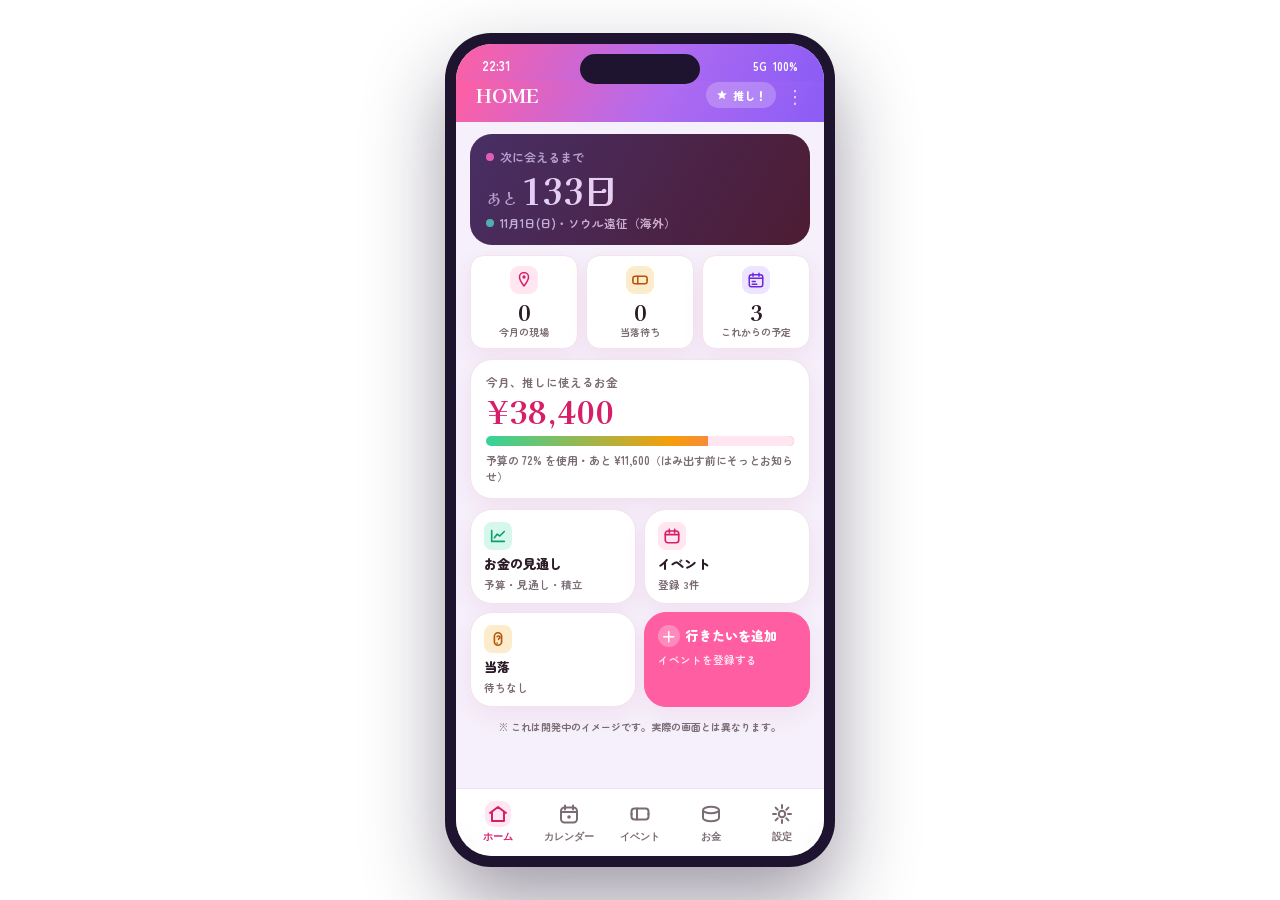
<file: screens/app-home.html>
<!-- @dsCard group="App" viewport="430x880" name="App — ホーム画面（ダッシュボード）" subtitle="ソデマネ：カウントダウン・クイック統計・残高・ナビグリッド（全SVG・開発中イメージ）" -->
<!-- @startingPoint section="App" subtitle="ソデマネ ホーム画面（ダッシュボード）スマホモック" viewport="430x880" -->
<!DOCTYPE html>
<html lang="ja">
<head>
<meta charset="utf-8">
<meta name="viewport" content="width=device-width, initial-scale=1, viewport-fit=cover">
<title>ソデマネ — ホーム</title>
<link href="https://fonts.googleapis.com/css2?family=Zen+Maru+Gothic:wght@500;700;900&family=Kaisei+Decol:wght@700&display=swap" rel="stylesheet">
<style>
:root{
  --oshi-pink:#ff5fa2; --oshi-pink-deep:#d61f69; --purple:#8b5cf6; --purple-deep:#6d28d9;
  --gold:#f59e0b; --gold-ink:#b45309; --mint:#34d399; --mint-ink:#0f9d6b;
  --cream:#fff7fb; --white:#ffffff; --ink:#2b1b26; --ink-muted:#7a6b74; --line:#f3e3ec;
  --pink-soft:#ffe6f1; --purple-soft:#ede4ff; --gold-soft:#fdeccc; --mint-soft:#d6f7ec;
  --grad-primary:linear-gradient(120deg,#ff5fa2 0%,#b06bf0 55%,#8b5cf6 100%);
  --font-body:"Zen Maru Gothic",system-ui,-apple-system,sans-serif;
  --font-display:"Kaisei Decol","Zen Maru Gothic",serif;
  --r-sm:8px; --r-md:14px; --r-lg:22px; --r-pill:99px;
  --sh-card:0 8px 22px rgba(214,31,105,.07);
  --ease:cubic-bezier(.22,.61,.36,1);
}
*{box-sizing:border-box}
body{margin:0;min-height:100vh;display:grid;place-items:center;padding:8px;
  background:transparent;
  font-family:var(--font-body);-webkit-font-smoothing:antialiased}

/* ---- phone shell ---- */
.phone{width:390px;max-width:100%;background:#1f1430;border-radius:46px;padding:11px;
  box-shadow:0 36px 80px rgba(31,20,48,.42);position:relative}
.notch{position:absolute;top:21px;left:50%;transform:translateX(-50%);width:120px;height:30px;
  background:#1f1430;border-radius:99px;z-index:6}
.screen{position:relative;background:#f5f0fb;border-radius:36px;overflow:hidden;height:812px;
  display:flex;flex-direction:column}

/* ---- status bar ---- */
.status{display:flex;justify-content:space-between;align-items:center;padding:12px 26px 6px;
  color:#fff;font-weight:700;font-size:13px;background:var(--grad-primary);position:relative;z-index:4}
.status .r{display:flex;gap:6px;align-items:center;font-size:11px}

/* ---- header bar ---- */
.hdr{background:var(--grad-primary);padding:0 20px 14px;display:flex;align-items:center;justify-content:space-between}
.hdr-title{color:#fff;font-family:var(--font-display);font-weight:700;font-size:19px}
.hdr-right{display:flex;align-items:center;gap:10px}
.oshi-badge{display:flex;align-items:center;gap:5px;background:rgba(255,255,255,.22);
  border-radius:var(--r-pill);padding:5px 10px;color:#fff;font-weight:900;font-size:11px}
.dev-tag{font-size:10px;font-weight:700;color:#fff;background:rgba(255,255,255,.22);
  padding:4px 9px;border-radius:var(--r-pill)}

/* ---- content scroll ---- */
.content{flex:1;overflow-y:auto;padding:12px 14px 14px;-webkit-overflow-scrolling:touch;display:flex;flex-direction:column;gap:10px}
.content::-webkit-scrollbar{width:0}

/* ---- countdown hero ---- */
.countdown{background:#2b1b26;border-radius:var(--r-lg);padding:14px 16px;color:#fff;position:relative;overflow:hidden}
.countdown::before{content:"";position:absolute;inset:0;background:linear-gradient(120deg,rgba(139,92,246,.3),rgba(214,31,105,.2));pointer-events:none}
.countdown .dot-row{display:flex;align-items:center;gap:6px;margin-bottom:6px}
.countdown .dot{width:8px;height:8px;border-radius:99px;background:var(--oshi-pink)}
.countdown .sub{font-weight:700;font-size:12px;color:rgba(255,255,255,.72)}
.countdown .big{font-family:var(--font-display);font-weight:700;font-size:36px;line-height:1.05;
  color:#ffffff;letter-spacing:-.01em;margin:2px 0 6px}
.countdown .big small{font-size:16px;font-weight:900;color:rgba(255,255,255,.72);margin-right:4px}
.countdown .info{display:flex;align-items:center;gap:6px;font-size:11.5px;font-weight:700;color:rgba(255,255,255,.80)}
.countdown .info .pin{width:8px;height:8px;border-radius:99px;background:var(--mint);flex:0 0 auto}

/* ---- quick stats 3-up ---- */
.stats{display:grid;grid-template-columns:repeat(3,1fr);gap:8px}
.stat{background:#fff;border:1px solid var(--line);border-radius:var(--r-md);padding:10px 8px;text-align:center;
  box-shadow:var(--sh-card)}
.stat .ico{width:28px;height:28px;border-radius:9px;margin:0 auto 6px;display:grid;place-items:center}
.stat .num{font-family:var(--font-display);font-weight:700;font-size:22px;color:var(--ink);line-height:1}
.stat .lbl{font-weight:700;font-size:10px;color:var(--ink-muted);margin-top:3px;line-height:1.3}

/* ---- balance card ---- */
.balance{background:#fff;border:1px solid var(--line);border-radius:var(--r-lg);padding:14px 15px;
  box-shadow:var(--sh-card)}
.balance .lab{font-weight:700;font-size:11.5px;color:var(--ink-muted)}
.balance .amt{font-family:var(--font-display);font-weight:700;font-size:32px;color:var(--oshi-pink-deep);
  line-height:1.1;margin:3px 0 8px;font-feature-settings:"tnum" 1}
.balance .gauge{position:relative;height:10px;border-radius:var(--r-pill);
  background:linear-gradient(90deg,#34d399 0%,#f59e0b 60%,#ff5fa2 100%);overflow:hidden}
.balance .gauge>span{position:absolute;top:0;right:0;height:100%;background:var(--pink-soft)}
.balance .hint{font-weight:700;font-size:11px;color:var(--ink-muted);margin-top:6px}

/* ---- nav grid 2x2 ---- */
.navgrid{display:grid;grid-template-columns:1fr 1fr;gap:8px}
.navtile{background:#fff;border:1px solid var(--line);border-radius:var(--r-lg);padding:12px 13px;
  box-shadow:var(--sh-card);display:flex;flex-direction:column;gap:6px;min-height:72px;cursor:pointer}
.navtile.accent{background:var(--oshi-pink);border-color:var(--oshi-pink)}
.navtile .tile-ico{width:28px;height:28px;border-radius:8px;display:grid;place-items:center}
.navtile .tile-ttl{font-weight:900;font-size:13px;color:var(--ink);line-height:1.2}
.navtile.accent .tile-ttl{color:#fff}
.navtile .tile-sub{font-weight:700;font-size:10.5px;color:var(--ink-muted);line-height:1.3}
.navtile.accent .tile-sub{color:rgba(255,255,255,.82)}
.navtile .tile-add{font-weight:900;font-size:14px;color:#fff}
.plus-row{display:flex;align-items:center;gap:6px}
.plus-circle{width:22px;height:22px;border-radius:99px;background:rgba(255,255,255,.28);
  display:grid;place-items:center;font-weight:900;font-size:14px;color:#fff;flex:0 0 auto}

.note-dev{text-align:center;font-size:10px;font-weight:700;color:var(--ink-muted);margin:2px 0 2px}

/* ---- tab bar ---- */
.tabs{display:flex;border-top:1px solid var(--line);background:rgba(255,255,255,.96);
  backdrop-filter:blur(8px);padding:8px 6px calc(8px + env(safe-area-inset-bottom))}
.tab{flex:1;border:none;background:transparent;cursor:pointer;display:flex;flex-direction:column;
  align-items:center;gap:3px;padding:4px 0;-webkit-tap-highlight-color:transparent}
.tab .ti{width:26px;height:26px;display:grid;place-items:center;border-radius:9px}
.tab.active .ti{background:var(--pink-soft)}
.tab span{font-weight:700;font-size:10px;color:var(--ink-muted)}
.tab.active span{color:var(--oshi-pink-deep);font-weight:900}
</style>
</head>
<body>

<svg width="0" height="0" style="position:absolute" aria-hidden="true">
  <!-- tab icons -->
  <symbol id="t-cal" viewBox="0 0 24 24"><rect x="4" y="5.5" width="16" height="15" rx="3.5" fill="none" stroke="currentColor" stroke-width="2"></rect><path d="M4 10h16M8 3.5v4M16 3.5v4" stroke="currentColor" stroke-width="2" stroke-linecap="round"></path><circle cx="12" cy="15" r="1.8" fill="currentColor"></circle></symbol>
  <symbol id="t-money" viewBox="0 0 24 24"><ellipse cx="12" cy="8" rx="8" ry="3.2" fill="none" stroke="currentColor" stroke-width="2"></ellipse><path d="M4 8v8c0 1.8 3.6 3.2 8 3.2s8-1.4 8-3.2V8" fill="none" stroke="currentColor" stroke-width="2"></path></symbol>
  <symbol id="t-set" viewBox="0 0 24 24"><circle cx="12" cy="12" r="3.2" fill="none" stroke="currentColor" stroke-width="2"></circle><path d="M12 3v3M12 18v3M3 12h3M18 12h3M5.6 5.6l2.1 2.1M16.3 16.3l2.1 2.1M18.4 5.6l-2.1 2.1M7.7 16.3l-2.1 2.1" stroke="currentColor" stroke-width="2" stroke-linecap="round"></path></symbol>
  <symbol id="t-home" viewBox="0 0 24 24"><path d="M4 11l8-6 8 6M6 10v9h12v-9" fill="none" stroke="currentColor" stroke-width="2" stroke-linecap="round" stroke-linejoin="round"></path></symbol>
  <symbol id="t-event" viewBox="0 0 24 24"><rect x="3.5" y="6.5" width="17" height="11" rx="3" fill="none" stroke="currentColor" stroke-width="2"></rect><path d="M3.5 11.4a2 2 0 010 1.2M20.5 11.4a2 2 0 000 1.2M9 6.5v11" stroke="currentColor" stroke-width="2" stroke-linecap="round"></path></symbol>
  <!-- stat icons -->
  <symbol id="ic-loc" viewBox="0 0 24 24"><path d="M12 2C8.7 2 6 4.7 6 8c0 4.5 6 12 6 12s6-7.5 6-12c0-3.3-2.7-6-6-6z" fill="none" stroke="currentColor" stroke-width="2" stroke-linejoin="round"></path><circle cx="12" cy="8" r="2.2" fill="currentColor"></circle></symbol>
  <symbol id="ic-ticket" viewBox="0 0 24 24"><rect x="2.5" y="7" width="19" height="10" rx="3" fill="none" stroke="currentColor" stroke-width="2"></rect><path d="M2.5 12a2 2 0 010 0M21.5 12a2 2 0 000 0M9 7v10" stroke="currentColor" stroke-width="2" stroke-linecap="round"></path></symbol>
  <symbol id="ic-sched" viewBox="0 0 24 24"><rect x="3" y="5" width="18" height="16" rx="3" fill="none" stroke="currentColor" stroke-width="2"></rect><path d="M3 9.5h18M8 3v4M16 3v4M7 14h4M7 17.5h6" stroke="currentColor" stroke-width="2" stroke-linecap="round"></path></symbol>
  <!-- tile icons -->
  <symbol id="ic-graph-s" viewBox="0 0 20 20"><path d="M3 16V4M3 16h14" stroke="currentColor" stroke-width="1.8" stroke-linecap="round"></path><polyline points="6 12 9 8 12 10 17 5" fill="none" stroke="currentColor" stroke-width="1.8" stroke-linecap="round" stroke-linejoin="round"></polyline></symbol>
  <symbol id="ic-cal-s" viewBox="0 0 20 20"><rect x="2.5" y="4.5" width="15" height="13" rx="3" fill="none" stroke="currentColor" stroke-width="1.8"></rect><path d="M2.5 8.5h15M7 2.5v4M13 2.5v4" stroke="currentColor" stroke-width="1.8" stroke-linecap="round"></path></symbol>
  <symbol id="ic-lot-s" viewBox="0 0 20 20"><rect x="6" y="3" width="8" height="14" rx="4" fill="none" stroke="currentColor" stroke-width="1.8"></rect><path d="M9 7.5c.1-1.2 3.2-1.2 3.2.5 0 1.2-1.6 1.2-1.6 2.4M9 14.5v.1" stroke="currentColor" stroke-width="1.8" stroke-linecap="round" fill="none"></path></symbol>
</svg>

<div class="phone">
  <div class="notch"></div>
  <div class="screen">

    <!-- status + header -->
    <div class="status">
      <span>22:31</span>
      <span class="r"><span>5G</span><span>100%</span></span>
    </div>
    <div class="hdr">
      <div class="hdr-title">HOME</div>
      <div class="hdr-right">
        <div class="oshi-badge">
          <svg width="12" height="12" viewBox="0 0 24 24"><path d="M12 2l2.7 6.5 7 .6-5.3 4.6 1.7 6.8L12 17l-6.1 3.5 1.7-6.8L2.3 9.1l7-.6z" fill="currentColor"></path></svg>
          推し！
        </div>
        <div style="color:rgba(255,255,255,.72);font-size:18px;line-height:1">⋮</div>
      </div>
    </div>

    <!-- scrollable content -->
    <div class="content">

      <!-- ① カウントダウンヒーロー -->
      <div class="countdown">
        <div class="dot-row">
          <div class="dot"></div>
          <span class="sub">次に会えるまで</span>
        </div>
        <div class="big"><small>あと</small>133日</div>
        <div class="info">
          <div class="pin"></div>
          <span>11月1日(日)・ソウル遠征（海外）</span>
        </div>
      </div>

      <!-- ② クイック統計 3枚 -->
      <div class="stats">
        <div class="stat">
          <div class="tile-ico ico" style="background:var(--pink-soft);color:var(--oshi-pink-deep)">
            <svg width="18" height="18"><use href="#ic-loc"></use></svg>
          </div>
          <div class="num">0</div>
          <div class="lbl">今月の現場</div>
        </div>
        <div class="stat">
          <div class="tile-ico ico" style="background:var(--gold-soft);color:var(--gold-ink)">
            <svg width="18" height="18"><use href="#ic-ticket"></use></svg>
          </div>
          <div class="num">0</div>
          <div class="lbl">当落待ち</div>
        </div>
        <div class="stat">
          <div class="tile-ico ico" style="background:var(--purple-soft);color:var(--purple-deep)">
            <svg width="18" height="18"><use href="#ic-sched"></use></svg>
          </div>
          <div class="num">3</div>
          <div class="lbl">これからの予定</div>
        </div>
      </div>

      <!-- ③ 残高カード -->
      <div class="balance">
        <div class="lab">今月、推しに使えるお金</div>
        <div class="amt">¥38,400</div>
        <div class="gauge"><span id="balGauge" style="width:28%"></span></div>
        <div class="hint">予算の 72% を使用・あと ¥11,600（はみ出す前にそっとお知らせ）</div>
      </div>

      <!-- ④ 2×2 ナビグリッド -->
      <div class="navgrid">
        <div class="navtile">
          <div class="tile-ico" style="background:var(--mint-soft);color:var(--mint-ink)">
            <svg width="18" height="18"><use href="#ic-graph-s"></use></svg>
          </div>
          <div class="tile-ttl">お金の見通し</div>
          <div class="tile-sub">予算・見通し・積立</div>
        </div>
        <div class="navtile">
          <div class="tile-ico" style="background:var(--pink-soft);color:var(--oshi-pink-deep)">
            <svg width="18" height="18"><use href="#ic-cal-s"></use></svg>
          </div>
          <div class="tile-ttl">イベント</div>
          <div class="tile-sub">登録 3件</div>
        </div>
        <div class="navtile">
          <div class="tile-ico" style="background:var(--gold-soft);color:var(--gold-ink)">
            <svg width="18" height="18"><use href="#ic-lot-s"></use></svg>
          </div>
          <div class="tile-ttl">当落</div>
          <div class="tile-sub">待ちなし</div>
        </div>
        <div class="navtile accent">
          <div class="plus-row">
            <div class="plus-circle">＋</div>
            <div class="tile-ttl">行きたいを追加</div>
          </div>
          <div class="tile-sub">イベントを登録する</div>
        </div>
      </div>

      <div class="note-dev">※ これは開発中のイメージです。実際の画面とは異なります。</div>
    </div>

    <!-- tab bar（実アプリと一致：ホーム/カレンダー/イベント/お金/設定） -->
    <div class="tabs">
      <button class="tab active"><span class="ti" style="color:var(--oshi-pink-deep)"><svg width="24" height="24"><use href="#t-home"></use></svg></span><span>ホーム</span></button>
      <button class="tab"><span class="ti" style="color:var(--ink-muted)"><svg width="24" height="24"><use href="#t-cal"></use></svg></span><span>カレンダー</span></button>
      <button class="tab"><span class="ti" style="color:var(--ink-muted)"><svg width="24" height="24"><use href="#t-event"></use></svg></span><span>イベント</span></button>
      <button class="tab"><span class="ti" style="color:var(--ink-muted)"><svg width="24" height="24"><use href="#t-money"></use></svg></span><span>お金</span></button>
      <button class="tab"><span class="ti" style="color:var(--ink-muted)"><svg width="24" height="24"><use href="#t-set"></use></svg></span><span>設定</span></button>
    </div>
  </div>
</div>

</body>
</html>
</file>
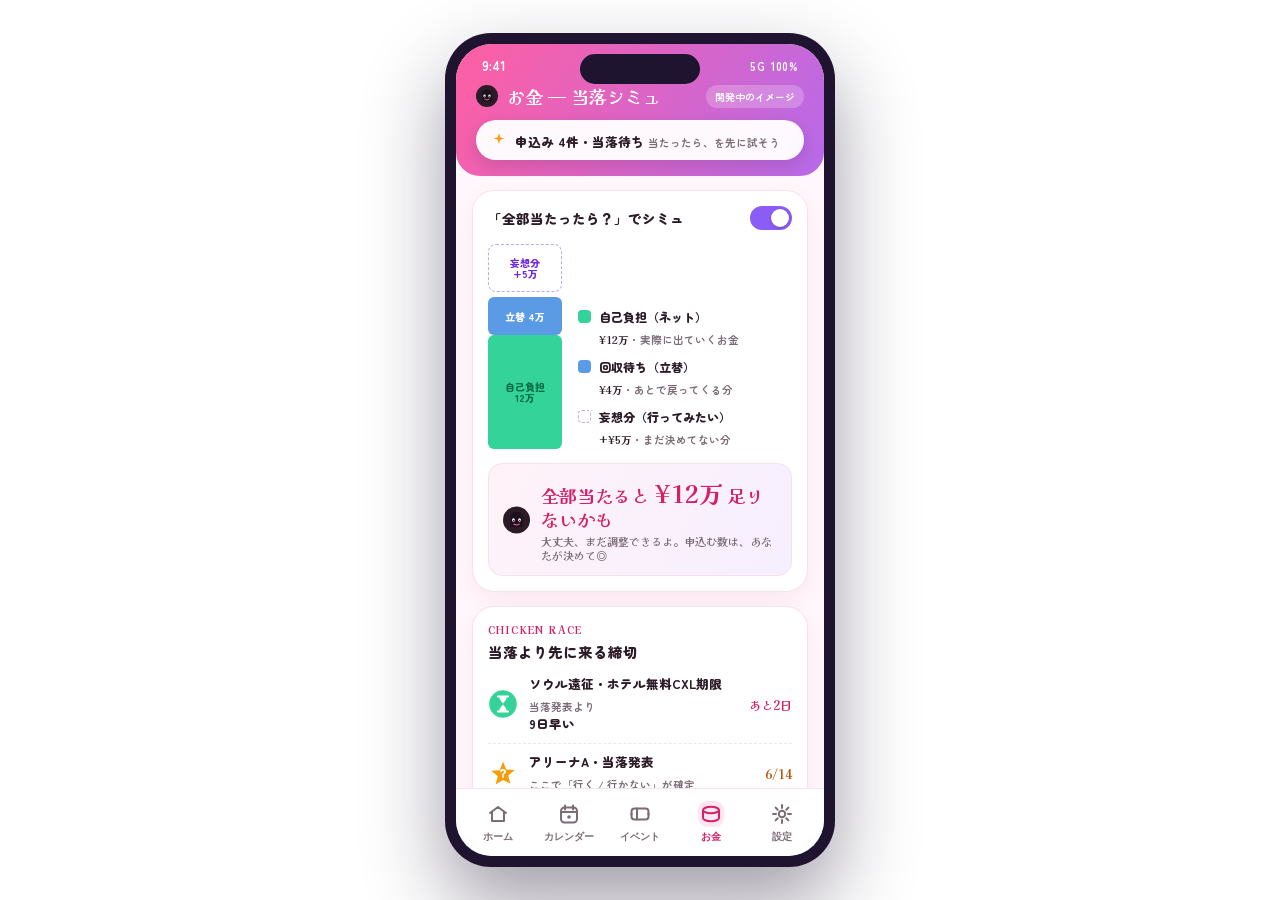
<file: screens/app-lottery.html>
<!-- @dsCard group="App" viewport="430x880" name="App — 当落シミュ（お金画面内）" subtitle="ソデマネ：全部当たったら試算＋遠征チキンレース（全SVG・開発中イメージ）" -->
<!DOCTYPE html>
<html lang="ja">
<head>
<meta charset="utf-8">
<meta name="viewport" content="width=device-width, initial-scale=1, viewport-fit=cover">
<title>ソデマネ — 当落シミュ</title>
<link href="https://fonts.googleapis.com/css2?family=Zen+Maru+Gothic:wght@500;700;900&family=Kaisei+Decol:wght@700&display=swap" rel="stylesheet">
<style>
:root{
  --oshi-pink:#ff5fa2; --oshi-pink-deep:#d61f69; --purple:#8b5cf6; --purple-deep:#6d28d9;
  --gold:#f59e0b; --gold-ink:#b45309; --mint:#34d399; --mint-ink:#0f9d6b;
  --blue:#5b9be6; --blue-ink:#2f6fbf;
  --cream:#fff7fb; --white:#fff; --ink:#2b1b26; --ink-muted:#7a6b74; --line:#f3e3ec;
  --pink-soft:#ffe6f1; --purple-soft:#ede4ff; --gold-soft:#fdeccc; --mint-soft:#d6f7ec; --blue-soft:#e2eefb;
  --grad-primary:linear-gradient(120deg,#ff5fa2 0%,#b06bf0 55%,#8b5cf6 100%);
  --font-body:"Zen Maru Gothic",system-ui,-apple-system,sans-serif;
  --font-display:"Kaisei Decol","Zen Maru Gothic",serif;
  --r-sm:8px; --r-md:14px; --r-lg:22px; --r-pill:99px;
  --sh-card:0 8px 22px rgba(214,31,105,.07);
  --sh-pop:0 14px 40px rgba(214,31,105,.16);
  --ease:cubic-bezier(.22,.61,.36,1);
}
*{box-sizing:border-box}
body{margin:0;min-height:100vh;display:grid;place-items:center;padding:8px;background:transparent;
  font-family:var(--font-body);-webkit-font-smoothing:antialiased}
.phone{width:390px;max-width:100%;background:#1f1430;border-radius:46px;padding:11px;
  box-shadow:0 36px 80px rgba(31,20,48,.42);position:relative}
.notch{position:absolute;top:21px;left:50%;transform:translateX(-50%);width:120px;height:30px;
  background:#1f1430;border-radius:99px;z-index:6}
.screen{position:relative;background:var(--cream);border-radius:36px;overflow:hidden;height:812px;
  display:flex;flex-direction:column}
.status{display:flex;justify-content:space-between;align-items:center;padding:12px 26px 6px;
  color:#fff;font-weight:700;font-size:13px;position:relative;z-index:4}
.status .r{display:flex;gap:6px;align-items:center;font-size:11px;letter-spacing:.04em}
.hdr{background:var(--grad-primary);background-size:200% 200%;animation:drift 10s var(--ease) infinite alternate;
  padding:0 0 16px;border-radius:0 0 24px 24px}
@keyframes drift{from{background-position:0% 50%}to{background-position:100% 50%}}
@media(prefers-reduced-motion:reduce){.hdr{animation:none}}
.hdr .bar{display:flex;align-items:center;justify-content:space-between;padding:2px 20px 0}
.hdr .title{display:flex;align-items:center;gap:9px;color:#fff}
.hdr .title b{font-family:var(--font-display);font-weight:700;font-size:18px}
.dev-tag{font-size:10px;font-weight:700;color:#fff;background:rgba(255,255,255,.22);padding:4px 9px;border-radius:var(--r-pill)}
.subbar{display:flex;align-items:center;gap:7px;margin:11px 20px 0;background:rgba(255,255,255,.96);
  border-radius:var(--r-pill);padding:8px 14px;box-shadow:0 6px 16px rgba(31,20,48,.14)}
.subbar .ic{width:18px;height:18px;flex:0 0 auto}
.subbar b{font-weight:900;font-size:12.5px;color:var(--ink)}
.subbar small{font-weight:700;font-size:10.5px;color:var(--ink-muted)}
.content{flex:1;overflow-y:auto;padding:14px 16px 14px}
.content::-webkit-scrollbar{width:0}
.card{background:#fff;border:1px solid var(--line);border-radius:var(--r-lg);box-shadow:var(--sh-card);padding:15px}
.block{margin-top:14px}
.sec-h{display:flex;align-items:center;gap:8px;margin-bottom:4px}
.sec-h .k{font-family:var(--font-display);font-weight:700;text-transform:uppercase;letter-spacing:.14em;
  font-size:10px;color:var(--oshi-pink-deep)}
.sec-t{font-weight:900;font-size:14.5px;color:var(--ink);margin:2px 0 4px}
/* sim */
.toggle-h{display:flex;align-items:center;justify-content:space-between;gap:10px;margin-bottom:2px}
.toggle{display:inline-flex;align-items:center;gap:8px;font-weight:900;font-size:13.5px;color:var(--ink)}
.sw{width:42px;height:24px;border-radius:99px;background:var(--purple);position:relative;flex:0 0 auto}
.sw:after{content:"";position:absolute;top:3px;right:3px;width:18px;height:18px;border-radius:99px;background:#fff;
  box-shadow:0 1px 3px rgba(0,0,0,.2)}
.sim{display:flex;gap:16px;align-items:flex-end;margin-top:14px}
.bar-col{width:74px;flex:0 0 auto;display:flex;flex-direction:column;justify-content:flex-end;gap:0}
.seg{border-radius:6px;display:flex;align-items:center;justify-content:center;font-weight:900;font-size:10px;
  color:#fff;text-align:center;line-height:1.1}
.seg.dream{background:transparent;color:var(--purple-deep);border:1.5px dashed #bda6ee;margin-bottom:5px;border-radius:8px}
.seg.blue{background:var(--blue)}
.seg.green{background:var(--mint);color:#0a6b48}
.sim-legend{flex:1;display:flex;flex-direction:column;gap:9px}
.sl{display:flex;align-items:flex-start;gap:8px}
.sl .dot{width:13px;height:13px;border-radius:4px;flex:0 0 auto;margin-top:2px}
.sl .tx b{font-weight:900;font-size:12px;color:var(--ink);display:block}
.sl .tx small{font-weight:700;font-size:10.5px;color:var(--ink-muted)}
.sl .tx .y{font-family:var(--font-display);color:var(--ink)}
.verdict{margin-top:14px;background:linear-gradient(120deg,#fff3f8,#f6efff);border:1px solid var(--line);
  border-radius:var(--r-md);padding:13px 14px;display:flex;align-items:center;gap:11px}
.verdict .big{font-family:var(--font-display);font-weight:700;font-size:18px;color:var(--oshi-pink-deep);line-height:1.3}
.verdict .big em{font-style:normal;font-size:24px}
.verdict small{display:block;font-weight:700;font-size:11px;color:var(--ink-muted);margin-top:2px}
/* チキンレース */
.race{background:#fff;border:1px solid var(--line);border-radius:var(--r-lg);box-shadow:var(--sh-card);padding:15px}
.race-row{display:flex;align-items:center;gap:11px;padding:10px 0;border-bottom:1px dashed var(--line)}
.race-row:last-child{border-bottom:none}
.race-row .pin{width:30px;height:30px;flex:0 0 auto}
.race-row .tx{flex:1;min-width:0}
.race-row .tx b{font-weight:900;font-size:12.5px;color:var(--ink);display:block;line-height:1.3}
.race-row .tx small{font-weight:700;font-size:10.5px;color:var(--ink-muted)}
.race-row .when{font-family:var(--font-display);font-weight:700;font-size:12px;white-space:nowrap;flex:0 0 auto}
.when.warn{color:var(--gold-ink)}
.when.soon{color:var(--oshi-pink-deep)}
.race-note{display:flex;gap:8px;align-items:flex-start;margin-top:11px;background:var(--gold-soft);
  border-radius:var(--r-md);padding:10px 12px}
.race-note small{font-weight:800;font-size:11px;color:var(--gold-ink);line-height:1.6}
.advice{display:flex;gap:11px;align-items:flex-start;background:#fff;border:1px solid var(--line);
  border-radius:var(--r-lg);box-shadow:var(--sh-card);padding:14px;margin-top:14px}
.advice svg{flex:0 0 auto}
.advice .tx{font-weight:700;font-size:13px;color:var(--ink);line-height:1.7}
.advice .tx b{color:var(--oshi-pink-deep)}
.advice .tx small{display:block;color:var(--ink-muted);font-size:11px;font-weight:700;margin-top:3px}
.note-dev{text-align:center;font-size:10px;font-weight:700;color:var(--ink-muted);margin:14px 0 2px}
.tabs{display:flex;border-top:1px solid var(--line);background:rgba(255,255,255,.96);backdrop-filter:blur(8px);
  padding:8px 6px calc(8px + env(safe-area-inset-bottom))}
.tab{flex:1;border:none;background:transparent;cursor:pointer;display:flex;flex-direction:column;align-items:center;
  gap:3px;padding:4px 0}
.tab .ti{width:26px;height:26px;display:grid;place-items:center;border-radius:9px}
.tab.active .ti{background:var(--pink-soft)}
.tab span{font-weight:700;font-size:10px;color:var(--ink-muted)}
.tab.active span{color:var(--oshi-pink-deep);font-weight:900}
</style>
</head>
<body>

<svg width="0" height="0" style="position:absolute" aria-hidden="true">
  <symbol id="kuroko" viewBox="0 0 40 40"><circle cx="20" cy="20" r="20" fill="#2b1b26"></circle>
    <path d="M20 8c-6 0-9 4-9 10 0 5 0 9 0 12h18c0-3 0-7 0-12 0-6-3-10-9-10z" fill="#1c1020"></path>
    <ellipse cx="15.5" cy="20" rx="2.1" ry="2.6" fill="#fff"></ellipse><ellipse cx="24.5" cy="20" rx="2.1" ry="2.6" fill="#fff"></ellipse>
    <circle cx="15.8" cy="20.6" r="1" fill="#2b1b26"></circle><circle cx="24.8" cy="20.6" r="1" fill="#2b1b26"></circle>
    <path d="M16 26q4 3 8 0" stroke="#ff5fa2" stroke-width="1.6" fill="none" stroke-linecap="round"></path></symbol>
  <symbol id="pin-lottery" viewBox="0 0 24 24"><path d="M12 2l2.6 6.3 6.8.5-5.2 4.4 1.7 6.6L12 16.8 6.1 20.4l1.7-6.6L2.6 9.4l6.8-.5z" fill="#f59e0b"></path>
    <path d="M10.4 9.6c.2-1.2 3.2-1.4 3.2.5 0 1.3-1.6 1.3-1.6 2.6M12 14.3v.1" stroke="#fff" stroke-width="1.5" fill="none" stroke-linecap="round"></path></symbol>
  <symbol id="pin-hotel" viewBox="0 0 24 24"><circle cx="12" cy="12" r="11" fill="#34d399"></circle>
    <path d="M8 6h8M8 18h8" stroke="#fff" stroke-width="1.7" stroke-linecap="round"></path>
    <path d="M9 6c0 3.5 3 4.5 3 6 0-1.5 3-2.5 3-6M9 18c0-3.5 3-4.5 3-6 0 1.5 3 2.5 3 6" fill="#fff"></path></symbol>
  <symbol id="pin-pay" viewBox="0 0 24 24"><circle cx="12" cy="12" r="11" fill="#d61f69"></circle>
    <path d="M9 7l3 4 3-4M12 11v6M9.5 13.5h5M9.5 16h5" stroke="#fff" stroke-width="1.7" fill="none" stroke-linecap="round" stroke-linejoin="round"></path></symbol>
  <symbol id="ic-spark" viewBox="0 0 24 24"><path d="M12 3l1.8 5.2L19 10l-5.2 1.8L12 17l-1.8-5.2L5 10l5.2-1.8z" fill="#f59e0b"></path></symbol>
  <symbol id="t-cal" viewBox="0 0 24 24"><rect x="4" y="5.5" width="16" height="15" rx="3.5" fill="none" stroke="currentColor" stroke-width="2"></rect><path d="M4 10h16M8 3.5v4M16 3.5v4" stroke="currentColor" stroke-width="2" stroke-linecap="round"></path><circle cx="12" cy="15" r="1.8" fill="currentColor"></circle></symbol>
  <symbol id="t-money" viewBox="0 0 24 24"><ellipse cx="12" cy="8" rx="8" ry="3.2" fill="none" stroke="currentColor" stroke-width="2"></ellipse><path d="M4 8v8c0 1.8 3.6 3.2 8 3.2s8-1.4 8-3.2V8" fill="none" stroke="currentColor" stroke-width="2"></path></symbol>
  <symbol id="t-set" viewBox="0 0 24 24"><circle cx="12" cy="12" r="3.2" fill="none" stroke="currentColor" stroke-width="2"></circle><path d="M12 3v3M12 18v3M3 12h3M18 12h3M5.6 5.6l2.1 2.1M16.3 16.3l2.1 2.1M18.4 5.6l-2.1 2.1M7.7 16.3l-2.1 2.1" stroke="currentColor" stroke-width="2" stroke-linecap="round"></path></symbol>
  <symbol id="t-home" viewBox="0 0 24 24"><path d="M4 11l8-6 8 6M6 10v9h12v-9" fill="none" stroke="currentColor" stroke-width="2" stroke-linecap="round" stroke-linejoin="round"></path></symbol>
  <symbol id="t-event" viewBox="0 0 24 24"><rect x="3.5" y="6.5" width="17" height="11" rx="3" fill="none" stroke="currentColor" stroke-width="2"></rect><path d="M3.5 11.4a2 2 0 010 1.2M20.5 11.4a2 2 0 000 1.2M9 6.5v11" stroke="currentColor" stroke-width="2" stroke-linecap="round"></path></symbol>
</svg>

<div class="phone">
  <div class="notch"></div>
  <div class="screen">
    <div class="hdr">
      <div class="status"><span>9:41</span><span class="r"><span>5G</span><span>100%</span></span></div>
      <div class="bar">
        <div class="title"><svg width="22" height="22"><use href="#kuroko"></use></svg><b>お金 — 当落シミュ</b></div>
        <span class="dev-tag">開発中のイメージ</span>
      </div>
      <div class="subbar">
        <svg class="ic"><use href="#ic-spark"></use></svg>
        <div><b>申込み 4件・当落待ち</b> <small>当たったら、を先に試そう</small></div>
      </div>
    </div>

    <div class="content">

      <!-- 1) 全部当たったらシミュ -->
      <div class="card">
        <div class="toggle-h">
          <span class="toggle">「全部当たったら？」でシミュ</span>
          <span class="sw" role="switch" aria-checked="true"></span>
        </div>
        <div class="sim">
          <div class="bar-col">
            <div class="seg dream" style="height:48px">妄想分<br>+5万</div>
            <div class="seg blue" style="height:38px">立替 4万</div>
            <div class="seg green" style="height:114px">自己負担<br>12万</div>
          </div>
          <div class="sim-legend">
            <div class="sl"><span class="dot" style="background:var(--mint)"></span><div class="tx"><b>自己負担（ネット）</b><small><span class="y">¥12万</span>・実際に出ていくお金</small></div></div>
            <div class="sl"><span class="dot" style="background:var(--blue)"></span><div class="tx"><b>回収待ち（立替）</b><small><span class="y">¥4万</span>・あとで戻ってくる分</small></div></div>
            <div class="sl"><span class="dot" style="background:#fff;border:1.5px dashed #bda6ee"></span><div class="tx"><b>妄想分（行ってみたい）</b><small><span class="y">+¥5万</span>・まだ決めてない分</small></div></div>
          </div>
        </div>
        <div class="verdict">
          <svg width="34" height="34"><use href="#kuroko"></use></svg>
          <div class="big">全部当たると <em>¥12万</em> 足りないかも<small>大丈夫、まだ調整できるよ。申込む数は、あなたが決めて◎</small></div>
        </div>
      </div>

      <!-- 2) 遠征チキンレース -->
      <div class="race block">
        <div class="sec-h"><span class="k">CHICKEN RACE</span></div>
        <div class="sec-t">当落より先に来る締切</div>
        <div class="race-row">
          <svg class="pin"><use href="#pin-hotel"></use></svg>
          <div class="tx"><b>ソウル遠征・ホテル無料CXL期限</b><small>当落発表より <b>9日早い</b></small></div>
          <span class="when soon">あと2日</span>
        </div>
        <div class="race-row">
          <svg class="pin"><use href="#pin-lottery"></use></svg>
          <div class="tx"><b>アリーナA・当落発表</b><small>ここで「行く / 行かない」が確定</small></div>
          <span class="when warn">6/14</span>
        </div>
        <div class="race-row">
          <svg class="pin"><use href="#pin-pay"></use></svg>
          <div class="tx"><b>当選なら入金期限</b><small>当たってから3日以内</small></div>
          <span class="when">6/17</span>
        </div>
        <div class="race-note">
          <svg width="16" height="16" style="flex:0 0 auto;margin-top:1px"><use href="#pin-hotel"></use></svg>
          <small>宿は当落の<b>前に</b>押さえる？ 無料キャンセル期限まで事実だけお知らせ。押すか待つかは、あなたが決めます。</small>
        </div>
      </div>

      <!-- 3) 黒子コピー -->
      <div class="advice">
        <svg width="36" height="36"><use href="#kuroko"></use></svg>
        <div class="tx">全部は厳しいかも。<b>1件選ぶ</b>か、<b>月¥1万 積み立てる</b>？<small>決めるのはあなた。マネージャーは、どっちでも支えます。</small></div>
      </div>

      <div class="note-dev">※ 数値はすべてサンプルです。これは開発中のイメージで、実際の画面とは異なります。</div>
    </div>

    <div class="tabs">
      <button class="tab"><span class="ti" style="color:var(--ink-muted)"><svg width="24" height="24"><use href="#t-home"></use></svg></span><span>ホーム</span></button>
      <button class="tab"><span class="ti" style="color:var(--ink-muted)"><svg width="24" height="24"><use href="#t-cal"></use></svg></span><span>カレンダー</span></button>
      <button class="tab"><span class="ti" style="color:var(--ink-muted)"><svg width="24" height="24"><use href="#t-event"></use></svg></span><span>イベント</span></button>
      <button class="tab active"><span class="ti" style="color:var(--oshi-pink-deep)"><svg width="24" height="24"><use href="#t-money"></use></svg></span><span>お金</span></button>
      <button class="tab"><span class="ti" style="color:var(--ink-muted)"><svg width="24" height="24"><use href="#t-set"></use></svg></span><span>設定</span></button>
    </div>
  </div>
</div>
</body>
</html>
</file>
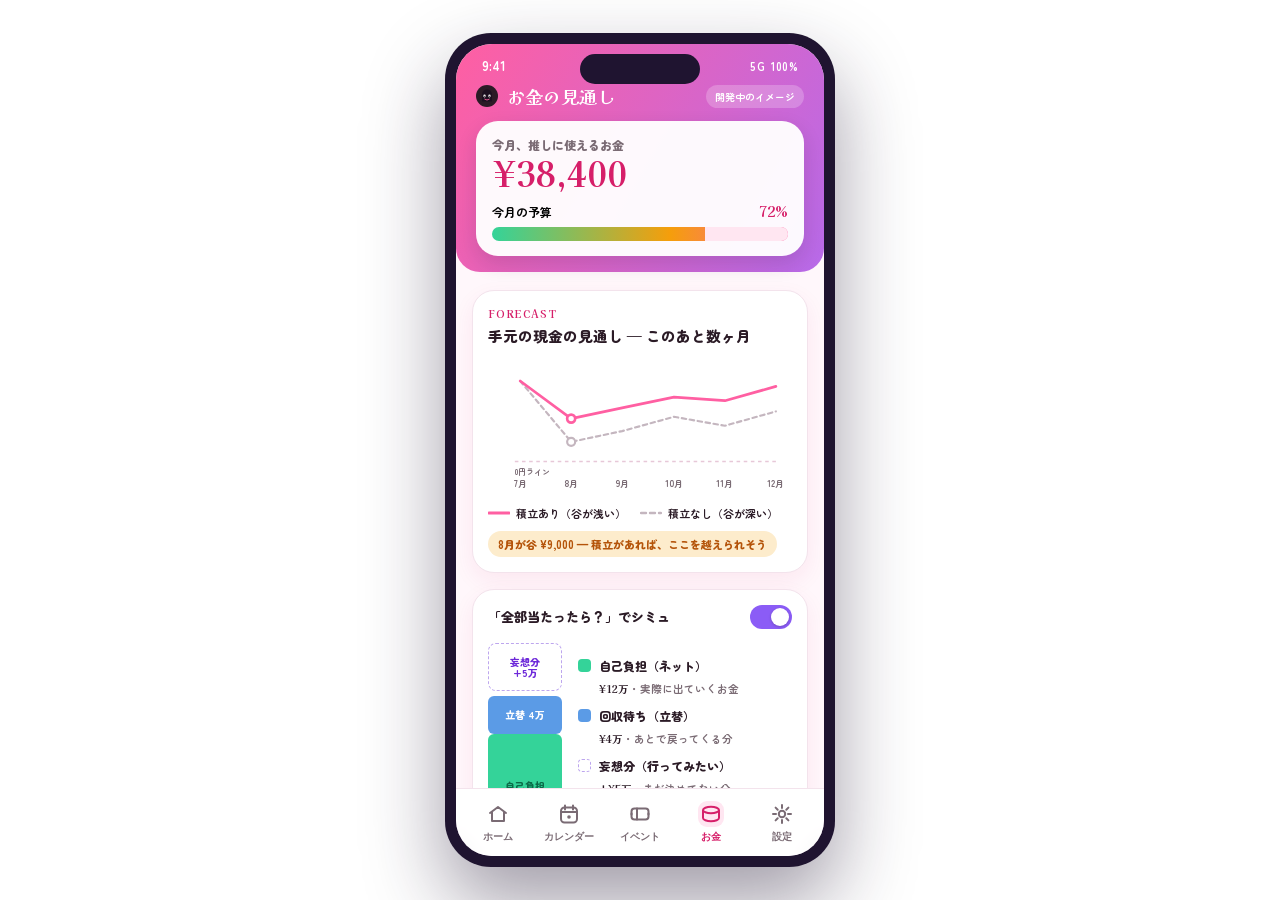
<file: screens/app-money.html>
<!-- @dsCard group="App" viewport="430x1180" name="App — お金の見通し画面" subtitle="ソデマネ：残高予測・破産シミュ・積立逆算（全SVG・開発中イメージ）" -->
<!-- @startingPoint section="App" subtitle="ソデマネ お金の見通し画面 スマホモック" viewport="430x1180" -->
<!DOCTYPE html>
<html lang="ja">
<head>
<meta charset="utf-8">
<meta name="viewport" content="width=device-width, initial-scale=1, viewport-fit=cover">
<title>ソデマネ — お金の見通し</title>
<link href="https://fonts.googleapis.com/css2?family=Zen+Maru+Gothic:wght@500;700;900&family=Kaisei+Decol:wght@700&display=swap" rel="stylesheet">
<style>
:root{
  --oshi-pink:#ff5fa2; --oshi-pink-deep:#d61f69; --purple:#8b5cf6; --purple-deep:#6d28d9;
  --gold:#f59e0b; --gold-ink:#b45309; --mint:#34d399; --mint-ink:#0f9d6b;
  --blue:#5b9be6; --blue-ink:#2f6fbf;
  --cream:#fff7fb; --white:#fff; --ink:#2b1b26; --ink-muted:#7a6b74; --line:#f3e3ec;
  --pink-soft:#ffe6f1; --purple-soft:#ede4ff; --gold-soft:#fdeccc; --mint-soft:#d6f7ec; --blue-soft:#e2eefb;
  --grad-primary:linear-gradient(120deg,#ff5fa2 0%,#b06bf0 55%,#8b5cf6 100%);
  --font-body:"Zen Maru Gothic",system-ui,-apple-system,sans-serif;
  --font-display:"Kaisei Decol","Zen Maru Gothic",serif;
  --r-sm:8px; --r-md:14px; --r-lg:22px; --r-pill:99px;
  --sh-card:0 8px 22px rgba(214,31,105,.07);
  --sh-pop:0 14px 40px rgba(214,31,105,.16);
  --ease:cubic-bezier(.22,.61,.36,1);
}
*{box-sizing:border-box}
body{margin:0;min-height:100vh;display:grid;place-items:center;padding:8px;
  background:transparent;
  font-family:var(--font-body);-webkit-font-smoothing:antialiased}

.phone{width:390px;max-width:100%;background:#1f1430;border-radius:46px;padding:11px;
  box-shadow:0 36px 80px rgba(31,20,48,.42);position:relative}
.notch{position:absolute;top:21px;left:50%;transform:translateX(-50%);width:120px;height:30px;
  background:#1f1430;border-radius:99px;z-index:6}
.screen{position:relative;background:var(--cream);border-radius:36px;overflow:hidden;height:812px;
  display:flex;flex-direction:column}

.status{display:flex;justify-content:space-between;align-items:center;padding:12px 26px 6px;
  color:#fff;font-weight:700;font-size:13px;position:relative;z-index:4}
.status .r{display:flex;gap:6px;align-items:center;font-size:11px;letter-spacing:.04em}

.hdr{background:var(--grad-primary);background-size:200% 200%;animation:drift 10s var(--ease) infinite alternate;
  padding:0 0 16px;border-radius:0 0 24px 24px}
@keyframes drift{from{background-position:0% 50%}to{background-position:100% 50%}}
@media(prefers-reduced-motion:reduce){.hdr{animation:none}}
.hdr .bar{display:flex;align-items:center;justify-content:space-between;padding:2px 20px 0}
.hdr .title{display:flex;align-items:center;gap:9px;color:#fff}
.hdr .title b{font-family:var(--font-display);font-weight:700;font-size:18px}
.dev-tag{font-size:10px;font-weight:700;color:#fff;background:rgba(255,255,255,.22);padding:4px 9px;
  border-radius:var(--r-pill)}
/* hero money */
.money-hero{margin:12px 20px 0;background:rgba(255,255,255,.96);border-radius:var(--r-lg);
  padding:15px 16px;box-shadow:0 8px 20px rgba(31,20,48,.14)}
.money-hero .lab{font-weight:900;font-size:12px;color:var(--ink-muted)}
.money-hero .amt{font-family:var(--font-display);font-weight:700;font-size:34px;color:var(--oshi-pink-deep);
  line-height:1.05;font-feature-settings:"tnum" 1;margin:2px 0 10px}
.money-hero .amt small{font-size:15px}
.grow{display:flex;justify-content:space-between;align-items:baseline;font-weight:700;font-size:12px;margin-bottom:6px}
.grow .v{font-family:var(--font-display);color:var(--oshi-pink-deep);font-size:14px}
.gauge{position:relative;height:14px;border-radius:var(--r-pill);
  background:linear-gradient(90deg,#34d399 0%,#f59e0b 60%,#ff5fa2 100%);overflow:hidden}
.gauge>span{position:absolute;top:0;right:0;height:100%;background:var(--pink-soft);transition:width 2.2s var(--ease)}

.content{flex:1;overflow-y:auto;padding:14px 16px 14px}
.content::-webkit-scrollbar{width:0}
.card{background:#fff;border:1px solid var(--line);border-radius:var(--r-lg);box-shadow:var(--sh-card);padding:15px}
.sec-h{display:flex;align-items:center;gap:8px;margin-bottom:4px}
.sec-h .k{font-family:var(--font-display);font-weight:700;text-transform:uppercase;letter-spacing:.14em;
  font-size:10px;color:var(--oshi-pink-deep)}
.sec-t{font-weight:900;font-size:14.5px;color:var(--ink);margin:2px 0 10px}
.block{margin-top:16px}

/* legends */
.lgrow{display:flex;gap:14px;flex-wrap:wrap;margin-top:10px}
.lg{display:flex;align-items:center;gap:6px;font-size:11px;font-weight:700;color:var(--ink)}
.lg svg{flex:0 0 auto}

/* line chart annotation */
.callout{display:inline-flex;align-items:center;gap:5px;background:var(--gold-soft);color:var(--gold-ink);
  font-weight:900;font-size:11px;padding:5px 10px;border-radius:var(--r-pill);margin-top:10px}

/* bankruptcy sim */
.toggle-h{display:flex;align-items:center;justify-content:space-between;gap:10px}
.toggle{display:inline-flex;align-items:center;gap:8px;font-weight:900;font-size:13px;color:var(--ink)}
.sw{width:42px;height:24px;border-radius:99px;background:var(--purple);position:relative;flex:0 0 auto}
.sw:after{content:"";position:absolute;top:3px;right:3px;width:18px;height:18px;border-radius:99px;background:#fff;
  box-shadow:0 1px 3px rgba(0,0,0,.2)}
.sim{display:flex;gap:16px;align-items:flex-end;margin-top:14px}
.bar-col{width:74px;flex:0 0 auto;display:flex;flex-direction:column;justify-content:flex-end;gap:0}
.seg{border-radius:6px;display:flex;align-items:center;justify-content:center;font-weight:900;font-size:10px;
  color:#fff;text-align:center;line-height:1.1}
.seg.dream{background:transparent;color:var(--purple-deep);border:1.5px dashed #bda6ee;margin-bottom:5px;border-radius:8px}
.seg.blue{background:var(--blue)}
.seg.green{background:var(--mint);color:#0a6b48}
.sim-legend{flex:1;display:flex;flex-direction:column;gap:9px}
.sl{display:flex;align-items:flex-start;gap:8px}
.sl .dot{width:13px;height:13px;border-radius:4px;flex:0 0 auto;margin-top:2px}
.sl .tx b{font-weight:900;font-size:12px;color:var(--ink);display:block}
.sl .tx small{font-weight:700;font-size:10.5px;color:var(--ink-muted)}
.sl .tx .y{font-family:var(--font-display);color:var(--ink)}
.verdict{margin-top:14px;background:linear-gradient(120deg,#fff3f8,#f6efff);border:1px solid var(--line);
  border-radius:var(--r-md);padding:13px 14px;display:flex;align-items:center;gap:11px}
.verdict .big{font-family:var(--font-display);font-weight:700;font-size:18px;color:var(--oshi-pink-deep);line-height:1.3}
.verdict .big em{font-style:normal;font-size:24px}
.verdict small{display:block;font-weight:700;font-size:11px;color:var(--ink-muted);margin-top:2px}

/* savings reverse-calc */
.save{display:flex;flex-direction:column;gap:12px;margin-top:12px}
.save-item{border:1px solid var(--line);border-radius:var(--r-md);padding:12px;background:#fff}
.save-top{display:flex;align-items:center;justify-content:space-between;gap:8px;margin-bottom:9px}
.save-top .nm{font-weight:900;font-size:13px;color:var(--ink);display:flex;align-items:center;gap:8px;white-space:nowrap}
.badge{display:inline-flex;align-items:center;gap:4px;font-weight:900;font-size:10px;padding:4px 9px;
  border-radius:var(--r-pill)}
.b-lottery{background:#fff;color:var(--gold-ink);border:1.5px dashed var(--gold)}
.b-fixed{background:var(--oshi-pink);color:#fff}
.save-amt{font-family:var(--font-display);font-weight:700;font-size:13px;color:var(--oshi-pink-deep);
  font-feature-settings:"tnum" 1;white-space:nowrap;flex:0 0 auto}
.pbar{height:12px;border-radius:99px;background:var(--line);overflow:hidden}
.pbar>span{display:block;height:100%;border-radius:99px;background:linear-gradient(90deg,#ff8fc0,#ff5fa2)}
.pbar.ok>span{background:linear-gradient(90deg,#5fd9aa,#34d399)}
.save-hint{font-weight:700;font-size:11.5px;color:var(--ink-muted);margin-top:8px;display:flex;align-items:center;gap:6px}
.save-hint.good{color:var(--mint-ink)}

/* kuroko advice */
.advice{display:flex;gap:11px;align-items:flex-start;background:#fff;border:1px solid var(--line);
  border-radius:var(--r-lg);box-shadow:var(--sh-card);padding:14px;margin-top:16px}
.advice svg{flex:0 0 auto}
.advice .tx{font-weight:700;font-size:13px;color:var(--ink);line-height:1.7}
.advice .tx b{color:var(--oshi-pink-deep)}
.advice .tx small{display:block;color:var(--ink-muted);font-size:11px;font-weight:700;margin-top:3px}
.note-dev{text-align:center;font-size:10px;font-weight:700;color:var(--ink-muted);margin:14px 0 2px}

.tabs{display:flex;border-top:1px solid var(--line);background:rgba(255,255,255,.96);backdrop-filter:blur(8px);
  padding:8px 6px calc(8px + env(safe-area-inset-bottom))}
.tab{flex:1;border:none;background:transparent;cursor:pointer;display:flex;flex-direction:column;align-items:center;
  gap:3px;padding:4px 0}
.tab .ti{width:26px;height:26px;display:grid;place-items:center;border-radius:9px}
.tab.active .ti{background:var(--pink-soft)}
.tab span{font-weight:700;font-size:10px;color:var(--ink-muted)}
.tab.active span{color:var(--oshi-pink-deep);font-weight:900}
</style>
</head>
<body>

<svg width="0" height="0" style="position:absolute" aria-hidden="true">
  <symbol id="kuroko" viewBox="0 0 40 40">
    <circle cx="20" cy="20" r="20" fill="#2b1b26"></circle>
    <path d="M20 8c-6 0-9 4-9 10 0 5 0 9 0 12h18c0-3 0-7 0-12 0-6-3-10-9-10z" fill="#1c1020"></path>
    <ellipse cx="15.5" cy="20" rx="2.1" ry="2.6" fill="#fff"></ellipse>
    <ellipse cx="24.5" cy="20" rx="2.1" ry="2.6" fill="#fff"></ellipse>
    <circle cx="15.8" cy="20.6" r="1" fill="#2b1b26"></circle>
    <circle cx="24.8" cy="20.6" r="1" fill="#2b1b26"></circle>
    <path d="M16 26q4 3 8 0" stroke="#ff5fa2" stroke-width="1.6" fill="none" stroke-linecap="round"></path>
  </symbol>
  <symbol id="t-cal" viewBox="0 0 24 24"><rect x="4" y="5.5" width="16" height="15" rx="3.5" fill="none" stroke="currentColor" stroke-width="2"></rect><path d="M4 10h16M8 3.5v4M16 3.5v4" stroke="currentColor" stroke-width="2" stroke-linecap="round"></path><circle cx="12" cy="15" r="1.8" fill="currentColor"></circle></symbol>
  <symbol id="t-money" viewBox="0 0 24 24"><ellipse cx="12" cy="8" rx="8" ry="3.2" fill="none" stroke="currentColor" stroke-width="2"></ellipse><path d="M4 8v8c0 1.8 3.6 3.2 8 3.2s8-1.4 8-3.2V8" fill="none" stroke="currentColor" stroke-width="2"></path></symbol>
  <symbol id="t-lot" viewBox="0 0 24 24"><rect x="6" y="4" width="9" height="16" rx="4.5" fill="none" stroke="currentColor" stroke-width="2"></rect><path d="M10.5 9c.2-1.4 4-1.4 4 .6 0 1.5-2 1.5-2 3M10.5 17.5v.1" stroke="currentColor" stroke-width="2" stroke-linecap="round" fill="none"></path></symbol>
  <symbol id="t-set" viewBox="0 0 24 24"><circle cx="12" cy="12" r="3.2" fill="none" stroke="currentColor" stroke-width="2"></circle><path d="M12 3v3M12 18v3M3 12h3M18 12h3M5.6 5.6l2.1 2.1M16.3 16.3l2.1 2.1M18.4 5.6l-2.1 2.1M7.7 16.3l-2.1 2.1" stroke="currentColor" stroke-width="2" stroke-linecap="round"></path></symbol>
  <symbol id="t-home" viewBox="0 0 24 24"><path d="M4 11l8-6 8 6M6 10v9h12v-9" fill="none" stroke="currentColor" stroke-width="2" stroke-linecap="round" stroke-linejoin="round"></path></symbol>
  <symbol id="t-event" viewBox="0 0 24 24"><rect x="3.5" y="6.5" width="17" height="11" rx="3" fill="none" stroke="currentColor" stroke-width="2"></rect><path d="M3.5 11.4a2 2 0 010 1.2M20.5 11.4a2 2 0 000 1.2M9 6.5v11" stroke="currentColor" stroke-width="2" stroke-linecap="round"></path></symbol>
</svg>

<div class="phone">
  <div class="notch"></div>
  <div class="screen">
    <!-- header -->
    <div class="hdr">
      <div class="status"><span>9:41</span><span class="r"><span>5G</span><span>100%</span></span></div>
      <div class="bar">
        <div class="title"><svg width="22" height="22"><use href="#kuroko"></use></svg><b>お金の見通し</b></div>
        <span class="dev-tag">開発中のイメージ</span>
      </div>
      <div class="money-hero">
        <div class="lab">今月、推しに使えるお金</div>
        <div class="amt">¥38,400</div>
        <div class="grow"><span>今月の予算</span><span class="v">72%</span></div>
        <div class="gauge"><span data-v="72"></span></div>
      </div>
    </div>

    <!-- content -->
    <div class="content">

      <!-- 2) 残高予測 -->
      <div class="card block" style="margin-top:4px">
        <div class="sec-h"><span class="k">FORECAST</span></div>
        <div class="sec-t">手元の現金の見通し — このあと数ヶ月</div>
        <svg viewBox="0 0 340 150" width="100%" role="img" aria-label="手元の現金の見通しの折れ線グラフ">
          <!-- baseline (0円) -->
          <line x1="30" y1="118" x2="326" y2="118" stroke="#e7c8d8" stroke-width="1.5" stroke-dasharray="4 4"></line>
          <text x="30" y="133" font-family="Zen Maru Gothic,sans-serif" font-size="9" font-weight="700" fill="#7a6b74">0円ライン</text>
          <!-- 積立なし（グレー点線・谷が深い） -->
          <polyline points="36,28 93,96 150,84 208,68 265,78 322,62" fill="none" stroke="#c4b6bf" stroke-width="2.4" stroke-dasharray="5 4" stroke-linecap="round" stroke-linejoin="round"></polyline>
          <!-- 積立あり（ピンク実線・谷が浅い） -->
          <polyline points="36,28 93,70 150,58 208,46 265,50 322,34" fill="none" stroke="#ff5fa2" stroke-width="3" stroke-linecap="round" stroke-linejoin="round"></polyline>
          <!-- 谷マーカー（8月・積立なし） -->
          <circle cx="93" cy="96" r="4.5" fill="#fff" stroke="#c4b6bf" stroke-width="2.4"></circle>
          <circle cx="93" cy="70" r="4.5" fill="#fff" stroke="#ff5fa2" stroke-width="3"></circle>
          <!-- month labels -->
          <g font-family="Zen Maru Gothic,sans-serif" font-size="10" font-weight="700" fill="#7a6b74" text-anchor="middle">
            <text x="36" y="146">7月</text><text x="93" y="146">8月</text><text x="150" y="146">9月</text>
            <text x="208" y="146">10月</text><text x="265" y="146">11月</text><text x="322" y="146">12月</text>
          </g>
        </svg>
        <div class="lgrow">
          <span class="lg"><svg width="22" height="8"><line x1="1" y1="4" x2="21" y2="4" stroke="#ff5fa2" stroke-width="3" stroke-linecap="round"/></svg>積立あり（谷が浅い）</span>
          <span class="lg"><svg width="22" height="8"><line x1="1" y1="4" x2="21" y2="4" stroke="#c4b6bf" stroke-width="2.4" stroke-dasharray="5 4" stroke-linecap="round"/></svg>積立なし（谷が深い）</span>
        </div>
        <div class="callout">8月が谷 ¥9,000 — 積立があれば、ここを越えられそう</div>
      </div>

      <!-- 3) 破産シミュ -->
      <div class="card block">
        <div class="toggle-h">
          <span class="toggle">「全部当たったら？」でシミュ</span>
          <span class="sw" role="switch" aria-checked="true"></span>
        </div>
        <div class="sim">
          <div class="bar-col">
            <div class="seg dream" style="height:48px">妄想分<br>+5万</div>
            <div class="seg blue" style="height:38px">立替 4万</div>
            <div class="seg green" style="height:114px">自己負担<br>12万</div>
          </div>
          <div class="sim-legend">
            <div class="sl"><span class="dot" style="background:var(--mint)"></span><div class="tx"><b>自己負担（ネット）</b><small><span class="y">¥12万</span>・実際に出ていくお金</small></div></div>
            <div class="sl"><span class="dot" style="background:var(--blue)"></span><div class="tx"><b>回収待ち（立替）</b><small><span class="y">¥4万</span>・あとで戻ってくる分</small></div></div>
            <div class="sl"><span class="dot" style="background:#fff;border:1.5px dashed #bda6ee"></span><div class="tx"><b>妄想分（行ってみたい）</b><small><span class="y">+¥5万</span>・まだ決めてない分</small></div></div>
            <div class="sl"><span class="dot" style="background:linear-gradient(#34d399,#5b9be6)"></span><div class="tx"><b>グロス（カード請求ピーク）</b><small><span class="y">¥16万</span>・自己負担＋立替</small></div></div>
          </div>
        </div>
        <div class="verdict">
          <svg width="34" height="34"><use href="#kuroko"></use></svg>
          <div class="big">全部当たると <em>¥12万</em> 足りないかも<small>大丈夫、まだ調整できるよ。下で一緒に考えよ◎</small></div>
        </div>
      </div>

      <!-- 4) 積立（逆算） -->
      <div class="card block">
        <div class="sec-h"><span class="k">SAVINGS</span></div>
        <div class="sec-t">積立 — ゴールから逆算</div>
        <div class="save">
          <div class="save-item">
            <div class="save-top">
              <span class="nm">遠征A <span class="badge b-lottery">当落待ち</span></span>
              <span class="save-amt">¥2万 / ¥5万</span>
            </div>
            <div class="pbar"><span style="width:40%"></span></div>
            <div class="save-hint">あと月 ¥1万 × 3ヶ月で間に合う</div>
          </div>
          <div class="save-item">
            <div class="save-top">
              <span class="nm">ライブC <span class="badge b-fixed">確定</span></span>
              <span class="save-amt">¥4.7万 / ¥5万</span>
            </div>
            <div class="pbar ok"><span style="width:94%"></span></div>
            <div class="save-hint good">◎ あと ¥3千。ほぼOK</div>
          </div>
        </div>
      </div>

      <!-- 5) 黒子コピー -->
      <div class="advice">
        <svg width="36" height="36"><use href="#kuroko"></use></svg>
        <div class="tx">全部は厳しいかも。<b>月¥1万増やす</b>か、<b>1件選ぶ</b>？<small>決めるのはあなた。マネージャーは、どっちでも支えます。</small></div>
      </div>

      <div class="note-dev">※ 数値はすべてサンプルです。これは開発中のイメージで、実際の画面とは異なります。</div>
    </div>

    <!-- tab bar（実アプリと一致：ホーム/カレンダー/イベント/お金/設定。当落はタブでなくホームのタイル/詳細） -->
    <div class="tabs">
      <button class="tab"><span class="ti" style="color:var(--ink-muted)"><svg width="24" height="24"><use href="#t-home"></use></svg></span><span>ホーム</span></button>
      <button class="tab"><span class="ti" style="color:var(--ink-muted)"><svg width="24" height="24"><use href="#t-cal"></use></svg></span><span>カレンダー</span></button>
      <button class="tab"><span class="ti" style="color:var(--ink-muted)"><svg width="24" height="24"><use href="#t-event"></use></svg></span><span>イベント</span></button>
      <button class="tab active"><span class="ti" style="color:var(--oshi-pink-deep)"><svg width="24" height="24"><use href="#t-money"></use></svg></span><span>お金</span></button>
      <button class="tab"><span class="ti" style="color:var(--ink-muted)"><svg width="24" height="24"><use href="#t-set"></use></svg></span><span>設定</span></button>
    </div>
  </div>
</div>

<script>
(function(){
  // gauge fill 0→目標
  document.querySelectorAll(".gauge > span").forEach(function(s){
    var v = parseFloat(s.getAttribute("data-v")) || 0;
    requestAnimationFrame(function(){ s.style.width = (100 - v) + "%"; });
  });
})();
</script>
</body>
</html>
</file>
<file: assets/kei-sub.css>
/* 生成物: tools/make_kei_sub.py（直接編集しない） */
html[data-kei="neon"]{color-scheme:dark;--theme:#0A0524;
  --cream:#0A0524;--page-bg:linear-gradient(180deg,#120025 0%,#0A0524 45%,#04121E 100%);
  --surface:#0A1828;--band:#0A1424;--line:#0A5A66;
  --ink:#EAFFFD;--ink-muted:#8FD6E0;--oshi-pink:#00E5FF;--oshi-pink-deep:#00E5FF;
  --purple:#B388FF;--purple-deep:#C9B6FF;--purple-soft:#1E1450;--pink-soft:#06323C;
  --gold-soft:#2E2608;--gold-ink:#FFD54F;--mint-soft:#063A2E;--mint-ink:#5EF2C2;
  --grad-primary:linear-gradient(120deg,#00E5FF 0%,#00B8D4 100%);--on-accent:#04121E;
  --grad-band:linear-gradient(120deg,#120025 0%,#1A0A4E 100%);--on-band:#EAFFFD;
  --midcta-bg:linear-gradient(120deg,#0A1828,#1A0A4E);
  --topbar-bg:rgba(10,5,36,.88);--sticky-bg:rgba(10,24,40,.95);
  --logo-ink:#EAFFFD;--logo-accent:#00E5FF;
  --sh-card:0 8px 22px rgba(0,0,0,.35);--sh-cta:0 0 0 1px #0A5A66,0 10px 30px rgba(0,229,255,.22);--sh-pop:0 14px 40px rgba(0,229,255,.14);
  --font-display:"Zen Kaku Gothic New","Zen Maru Gothic",system-ui,sans-serif;
  --font-body:"Zen Kaku Gothic New","Zen Maru Gothic",system-ui,-apple-system,sans-serif;
  --font-latin:"Orbitron","Zen Kaku Gothic New","Zen Maru Gothic",sans-serif}
html[data-kei="noir"]{color-scheme:dark;--theme:#1F0B33;
  --cream:#1F0B33;--page-bg:linear-gradient(180deg,#1A0A2E 0%,#2A0D3E 50%,#14071E 100%);
  --surface:#241033;--band:#1C0C2C;--line:#5A2E6E;
  --ink:#EDE2CE;--ink-muted:#C6A9D4;--oshi-pink:#D4AF6A;--oshi-pink-deep:#D4AF6A;
  --purple:#9B6BC2;--purple-deep:#D9C2EA;--purple-soft:#351A4A;--pink-soft:#3A2410;
  --gold-soft:#3A2A10;--gold-ink:#E8C987;--mint-soft:#10302A;--mint-ink:#8FE3C4;
  --grad-primary:linear-gradient(120deg,#8E0E2E 0%,#6B0A23 100%);--on-accent:#F5ECDB;
  --grad-band:linear-gradient(120deg,#1A0A2E 0%,#4B0082 100%);--on-band:#EDE2CE;
  --midcta-bg:linear-gradient(120deg,#241033,#3A0F3F);
  --topbar-bg:rgba(26,10,46,.9);--sticky-bg:rgba(36,16,51,.95);
  --logo-ink:#EDE2CE;--logo-accent:#D4AF6A;
  --sh-card:0 8px 22px rgba(0,0,0,.35);--sh-cta:0 0 0 1px #D4AF6A,0 10px 28px rgba(142,14,46,.35);--sh-pop:0 14px 40px rgba(0,0,0,.4);
  --font-display:"Shippori Mincho B1","Shippori Mincho",serif;
  --font-body:"Noto Serif JP","Shippori Mincho",serif;
  --font-latin:"Cinzel","Shippori Mincho B1","Shippori Mincho",serif}
html[data-kei="star"]{--theme:#FFF0F6;
  --cream:#FFF0F6;--page-bg:#FFF0F6;
  --surface:#FFF7FA;--band:#FFFAFC;--line:#F6D3E2;
  --ink:#2B1B26;--ink-muted:#6E5F68;--oshi-pink:#FF4488;--oshi-pink-deep:#C2185B;
  --purple:#F5A623;--purple-deep:#7A4F00;--purple-soft:#FFF1C9;--pink-soft:#FFE0EC;
  --gold-soft:#FFF1C9;--gold-ink:#8A5A00;--mint-soft:#D6F7EC;--mint-ink:#0B7A55;
  --grad-primary:linear-gradient(120deg,#C2185B 0%,#D81B60 100%);--on-accent:#FFFFFF;
  --grad-band:linear-gradient(120deg,#FF6B9D 0%,#FFD700 100%);--on-band:#2B1B26;
  --midcta-bg:linear-gradient(120deg,#FFE0EC,#FFF4C9);
  --topbar-bg:rgba(255,240,246,.9);--sticky-bg:rgba(255,247,250,.95);
  --logo-ink:#2B1B26;--logo-accent:#C2185B;
  --font-display:"RocknRoll One","Zen Maru Gothic",sans-serif;
  --font-body:"M PLUS Rounded 1c","Zen Maru Gothic",system-ui,-apple-system,sans-serif;
  --font-latin:"Poppins","RocknRoll One","Zen Maru Gothic",sans-serif}
html[data-kei="dream"]{--theme:#FDF4FF;
  --cream:#FDF4FF;--page-bg:#FDF4FF;
  --surface:#FBF6FF;--band:#FEFAFF;--line:#EBDDF7;
  --ink:#2B1B26;--ink-muted:#6E5F68;--oshi-pink:#B06BF0;--oshi-pink-deep:#6A1B9A;
  --purple:#7FB2F0;--purple-deep:#2D5A8E;--purple-soft:#E2EFFD;--pink-soft:#F3E5FF;
  --gold-soft:#FFF0D6;--gold-ink:#8A5300;--mint-soft:#DDF7EE;--mint-ink:#0B7A55;
  --grad-primary:linear-gradient(120deg,#6A1B9A 0%,#9C4DCC 100%);--on-accent:#FFFFFF;
  --grad-band:linear-gradient(120deg,#FFD6EC 0%,#C5E0FC 55%,#F2E2FF 100%);--on-band:#2B1B26;
  --midcta-bg:linear-gradient(120deg,#FFE6F3,#E6F0FE);
  --topbar-bg:rgba(253,244,255,.9);--sticky-bg:rgba(251,246,255,.95);
  --logo-ink:#2B1B26;--logo-accent:#6A1B9A;
  --font-display:"Hachi Maru Pop","Zen Maru Gothic",sans-serif;
  --font-body:"Kosugi Maru","Zen Maru Gothic",system-ui,-apple-system,sans-serif;
  --font-latin:"Quicksand","Kosugi Maru","Zen Maru Gothic",sans-serif}
html[data-kei="splash"]{--theme:#FFF4FA;
  --cream:#FFF4FA;--page-bg:#FFF4FA;
  --surface:#FFF8FC;--band:#FFFFFF;--line:#F9D2E6;
  --ink:#2B1B26;--ink-muted:#6E5F68;--oshi-pink:#FF2D95;--oshi-pink-deep:#B80063;
  --purple:#9BE22D;--purple-deep:#3F6B00;--purple-soft:#EEFFD0;--pink-soft:#FFE0F0;
  --gold-soft:#FFF1C9;--gold-ink:#8A5A00;--mint-soft:#E5FFC2;--mint-ink:#3F6B00;
  --grad-primary:linear-gradient(120deg,#B80063 0%,#D6007A 100%);--on-accent:#FFFFFF;
  --grad-band:linear-gradient(120deg,#FFD6EC 0%,#DBFF9E 100%);--on-band:#2B1B26;
  --midcta-bg:linear-gradient(120deg,#FFE0F0,#EEFFD0);
  --topbar-bg:rgba(255,244,250,.9);--sticky-bg:rgba(255,248,252,.95);
  --logo-ink:#2B1B26;--logo-accent:#B80063;
  --font-display:"Mochiy Pop One","Zen Maru Gothic",sans-serif;
  --font-body:"M PLUS Rounded 1c","Zen Maru Gothic",system-ui,-apple-system,sans-serif;
  --font-latin:"Mochiy Pop One","Zen Maru Gothic",sans-serif} /* アプリのラテン見出しは Rampart One（縁取り書体）だが、LP では 12px の小見出し・ボタン名に当たり読めないため使わない */
/* 太さが 400 しか無い見出し書体（star・dream・splash）は、ブラウザの疑似太字で潰れないように合成を止める */
html:is([data-kei="star"],[data-kei="dream"],[data-kei="splash"]) :is(h1,h2,h3,.disp,.amt,.hero .sub,.job .scn,.midcta b,.reg-card h2,.reg-ok b,.ctaband h2,.plan .pricerow .num,.flowstep .n,.count-pill .n,.reg-count .n){font-synthesis:none}

/* 世界観の切替ボタン（ヒーローと系スキン節の 2 か所。2 か所目は JS が複製） */
.kei-pick{display:flex;flex-direction:column;align-items:center;gap:8px;width:100%;max-width:420px;margin:0 auto}
.kei-pick[hidden]{display:none}
.kei-pick .kp-lbl{font-size:12.5px;font-weight:800;color:var(--ink-muted);text-align:center}
.kei-pick .kp-row{display:grid;grid-template-columns:repeat(3,minmax(0,1fr));gap:6px;width:100%}
@media(min-width:420px){.kei-pick .kp-row{grid-template-columns:repeat(6,minmax(0,1fr))}}
.kei-pick button{display:flex;flex-direction:column;align-items:center;justify-content:center;gap:1px;min-height:52px;min-width:0;
  padding:5px 4px;border-radius:12px;border:1.5px solid var(--line);background:var(--surface,#fff);color:var(--ink);
  font-family:var(--font-body);cursor:pointer;line-height:1.15;-webkit-tap-highlight-color:transparent}
.kei-pick button i{display:block;width:14px;height:14px;border-radius:50%;background:var(--g);box-shadow:0 0 0 1px rgba(0,0,0,.08);margin-bottom:2px}
.kei-pick button b{font-family:var(--font-latin,var(--font-body));font-size:12px;font-weight:900;letter-spacing:.03em;white-space:nowrap}
.kei-pick button small{font-size:10px;font-weight:700;color:var(--ink-muted);white-space:nowrap}
.kei-pick button[aria-pressed="true"]{border-color:var(--oshi-pink-deep);box-shadow:inset 0 0 0 1.5px var(--oshi-pink-deep)}
.kei-pick button:focus-visible{outline:3px solid var(--oshi-pink-deep);outline-offset:2px}
.kei-pick .kp-note{font-size:12px;font-weight:700;color:var(--ink-muted);text-align:center;line-height:1.6;margin:0}
/* 系ごとの 2 つ目の書体（アプリの書体変種と同じ。本文は読みやすさのため変えず、見出しと金額だけ変わる） */
html[data-kei="neon"]{--font-alt:"DotGothic16","Zen Kaku Gothic New",system-ui,sans-serif}
html[data-kei="noir"]{--font-alt:"Zen Old Mincho","Shippori Mincho",serif}
html[data-kei="star"]{--font-alt:"Mochiy Pop One","Zen Maru Gothic",sans-serif}
html[data-kei="dream"]{--font-alt:"Yusei Magic","Zen Maru Gothic",sans-serif}
html[data-kei="splash"]{--font-alt:"Reggae One","Zen Maru Gothic",sans-serif}
html[data-kei][data-kei-font="alt"]{--font-display:var(--font-alt);font-synthesis-weight:none}
.kei-pick .kp-fonts{display:flex;flex-direction:column;align-items:center;gap:6px;width:100%}
.kei-pick .kp-fonts[hidden]{display:none}
.kei-pick .kp-frow{display:grid;grid-template-columns:repeat(2,minmax(0,1fr));gap:6px;width:100%}
.kei-pick .kp-frow button{min-height:44px}
.kei-pick .kp-frow button b{font-family:var(--font-body);font-size:12.5px;font-weight:700;letter-spacing:0}
.kei-pick .kp-frow button[data-kei-font="alt"] b{font-family:var(--font-alt)}
/* ヘッダーの着せ替え（どこまでスクロールしても押せる） */
.kei-menu[hidden]{display:none}
.kei-toggle{display:inline-flex;align-items:center;gap:6px;min-height:44px;padding:0 12px;border-radius:999px;border:1.5px solid var(--line);
  background:var(--surface,#fff);color:var(--ink);font-family:var(--font-body);font-size:13px;font-weight:800;white-space:nowrap;cursor:pointer;
  -webkit-tap-highlight-color:transparent}
.kei-toggle i{display:block;width:14px;height:14px;border-radius:50%;background:var(--g,linear-gradient(120deg,#ff5fa2,#8b5cf6));box-shadow:0 0 0 1px rgba(0,0,0,.08)}
.kei-toggle[aria-expanded="true"]{border-color:var(--oshi-pink-deep)}
.kei-toggle:focus-visible{outline:3px solid var(--oshi-pink-deep);outline-offset:2px}
@media(max-width:359px){.kei-toggle{padding:0 8px;font-size:12px}.kei-toggle i{display:none}.topbar .btn-sm{padding:0 10px;font-size:13px}}
.field,.field input{min-width:0}
.kei-pop{position:absolute;top:calc(100% + 6px);right:12px;width:min(440px,calc(100vw - 24px));max-height:calc(100dvh - 84px);overflow-y:auto;
  padding:14px;border-radius:18px;border:1px solid var(--line);background:var(--surface,#fff);box-shadow:0 18px 44px rgba(31,20,48,.24)}
.kei-pop[hidden]{display:none}

/* ここから機能ページ専用（色を直書きしている部品をトークンへ寄せる） */
html[data-kei] body{background:var(--page-bg,var(--cream))}
html[data-kei] .topbar{background:var(--topbar-bg,var(--cream))}
html[data-kei] .btn-primary,html[data-kei] .step .n{color:var(--on-accent,#fff)}
html[data-kei] .btn-ghost,html[data-kei] .sec.white,html[data-kei] .frow,html[data-kei] .step{background:var(--surface,#fff)}
html[data-kei] .sec.white .frow,html[data-kei] .view{background:var(--band,var(--cream))}
html[data-kei] .honest{border-color:var(--line)}
.topbar .in{position:relative}
.topbar .brand{margin-left:auto}
.topbar .kei-menu{margin-left:10px;order:3}
@media(max-width:400px){.topbar .brand{font-size:0;gap:0}}
</file>
